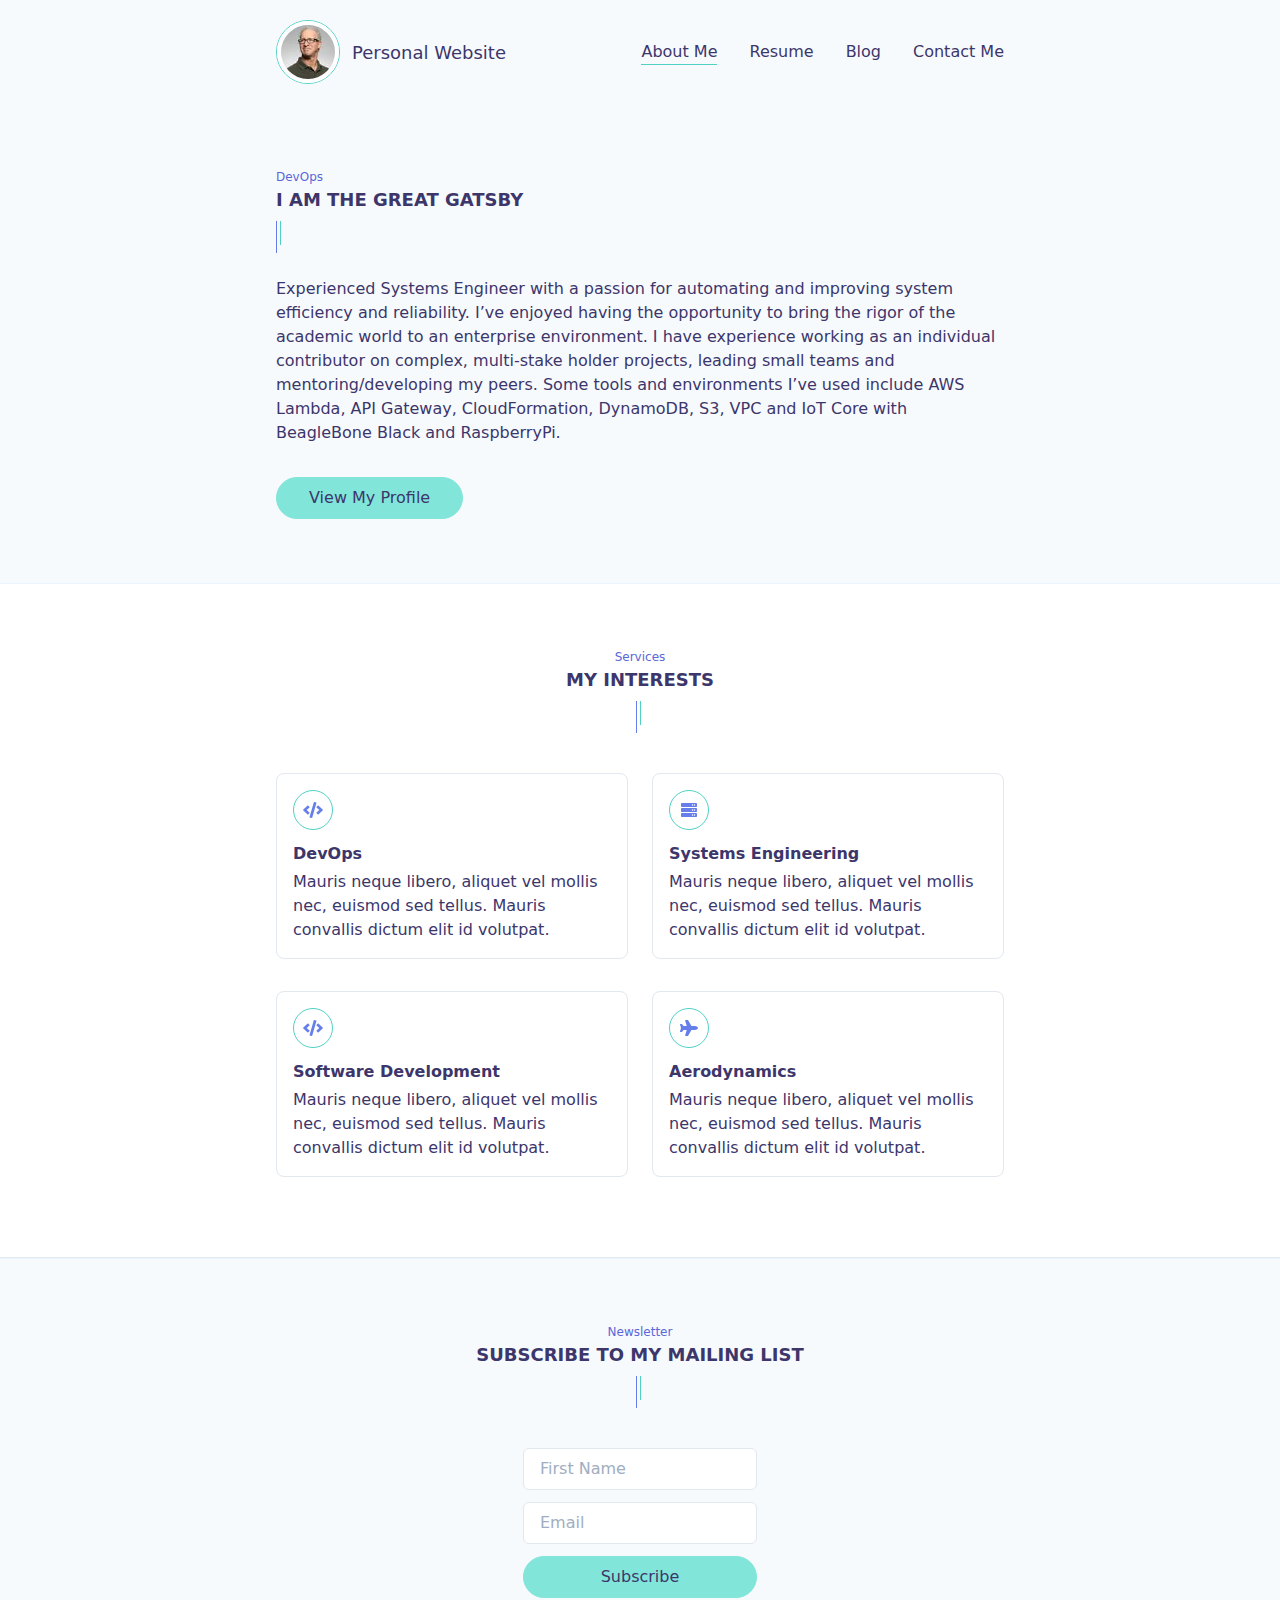
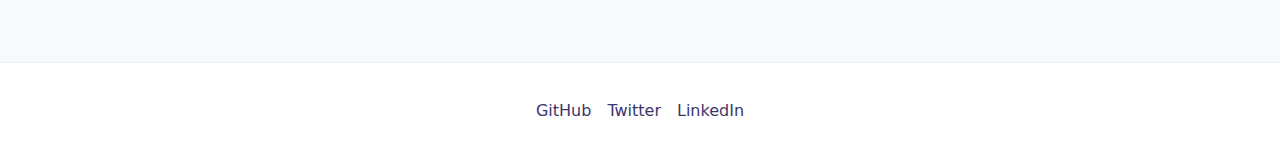
<file: index.html>
<!DOCTYPE html><html lang="en"><head><meta charSet="utf-8"/><meta http-equiv="x-ua-compatible" content="ie=edge"/><meta name="viewport" content="width=device-width, initial-scale=1, shrink-to-fit=no"/><style data-href="/styles.7722eb0a10794545454a.css">/*! normalize.css v8.0.1 | MIT License | github.com/necolas/normalize.css */html{line-height:1.15;-webkit-text-size-adjust:100%}body{margin:0}main{display:block}h1{font-size:2em;margin:.67em 0}hr{box-sizing:content-box;height:0;overflow:visible}pre{font-family:monospace,monospace;font-size:1em}a{background-color:transparent}abbr[title]{border-bottom:none;text-decoration:underline;-webkit-text-decoration:underline dotted;text-decoration:underline dotted}b,strong{font-weight:bolder}code,kbd,samp{font-family:monospace,monospace;font-size:1em}small{font-size:80%}sub,sup{font-size:75%;line-height:0;position:relative;vertical-align:baseline}sub{bottom:-.25em}sup{top:-.5em}img{border-style:none}button,input,optgroup,select,textarea{font-family:inherit;font-size:100%;line-height:1.15;margin:0}button,input{overflow:visible}button,select{text-transform:none}[type=button],[type=reset],[type=submit],button{-webkit-appearance:button}[type=button]::-moz-focus-inner,[type=reset]::-moz-focus-inner,[type=submit]::-moz-focus-inner,button::-moz-focus-inner{border-style:none;padding:0}[type=button]:-moz-focusring,[type=reset]:-moz-focusring,[type=submit]:-moz-focusring,button:-moz-focusring{outline:1px dotted ButtonText}fieldset{padding:.35em .75em .625em}legend{box-sizing:border-box;color:inherit;display:table;max-width:100%;padding:0;white-space:normal}progress{vertical-align:baseline}textarea{overflow:auto}[type=checkbox],[type=radio]{box-sizing:border-box;padding:0}[type=number]::-webkit-inner-spin-button,[type=number]::-webkit-outer-spin-button{height:auto}[type=search]{-webkit-appearance:textfield;outline-offset:-2px}[type=search]::-webkit-search-decoration{-webkit-appearance:none}::-webkit-file-upload-button{-webkit-appearance:button;font:inherit}details{display:block}summary{display:list-item}[hidden],template{display:none}blockquote,dd,dl,figure,h1,h2,h3,h4,h5,h6,hr,p,pre{margin:0}button{background-color:transparent;background-image:none;padding:0}button:focus{outline:1px dotted;outline:5px auto -webkit-focus-ring-color}fieldset,ol,ul{margin:0;padding:0}ol,ul{list-style:none}html{font-family:system-ui,-apple-system,BlinkMacSystemFont,Segoe UI,Roboto,Helvetica Neue,Arial,Noto Sans,sans-serif,Apple Color Emoji,Segoe UI Emoji,Segoe UI Symbol,Noto Color Emoji;line-height:1.5}*,:after,:before{box-sizing:border-box;border:0 solid #e2e8f0}hr{border-top-width:1px}img{border-style:solid}textarea{resize:vertical}input::-moz-placeholder,textarea::-moz-placeholder{color:#a0aec0}input:-ms-input-placeholder,textarea:-ms-input-placeholder{color:#a0aec0}input::-ms-input-placeholder,textarea::-ms-input-placeholder{color:#a0aec0}input::placeholder,textarea::placeholder{color:#a0aec0}[role=button],button{cursor:pointer}table{border-collapse:collapse}h1,h2,h3,h4,h5,h6{font-size:inherit;font-weight:inherit}a{color:inherit;text-decoration:inherit}button,input,optgroup,select,textarea{padding:0;line-height:inherit;color:inherit}code,kbd,pre,samp{font-family:Menlo,Monaco,Consolas,Liberation Mono,Courier New,monospace}audio,canvas,embed,iframe,img,object,svg,video{display:block;vertical-align:middle}img,video{max-width:100%;height:auto}.container{width:100%}@media (min-width:640px){.container{max-width:640px}}@media (min-width:768px){.container{max-width:768px}}@media (min-width:1024px){.container{max-width:1024px}}@media (min-width:1280px){.container{max-width:1280px}}.appearance-none{-webkit-appearance:none;-moz-appearance:none;appearance:none}.bg-white{--bg-opacity:1;background-color:#fff;background-color:rgba(255,255,255,var(--bg-opacity))}.bg-gray-100{--bg-opacity:1;background-color:#f7fafc;background-color:rgba(247,250,252,var(--bg-opacity))}.bg-gray-300{--bg-opacity:1;background-color:#e2e8f0;background-color:rgba(226,232,240,var(--bg-opacity))}.bg-teal-300{--bg-opacity:1;background-color:#81e6d9;background-color:rgba(129,230,217,var(--bg-opacity))}.bg-teal-400{--bg-opacity:1;background-color:#4fd1c5;background-color:rgba(79,209,197,var(--bg-opacity))}.bg-indigo-100{--bg-opacity:1;background-color:#ebf4ff;background-color:rgba(235,244,255,var(--bg-opacity))}.bg-indigo-500{--bg-opacity:1;background-color:#667eea;background-color:rgba(102,126,234,var(--bg-opacity))}.border-transparent{border-color:transparent}.border-white{--border-opacity:1;border-color:#fff;border-color:rgba(255,255,255,var(--border-opacity))}.border-gray-200{--border-opacity:1;border-color:#edf2f7;border-color:rgba(237,242,247,var(--border-opacity))}.border-gray-300{--border-opacity:1;border-color:#e2e8f0;border-color:rgba(226,232,240,var(--border-opacity))}.border-teal-300{--border-opacity:1;border-color:#81e6d9;border-color:rgba(129,230,217,var(--border-opacity))}.border-teal-400{--border-opacity:1;border-color:#4fd1c5;border-color:rgba(79,209,197,var(--border-opacity))}.border-indigo-100{--border-opacity:1;border-color:#ebf4ff;border-color:rgba(235,244,255,var(--border-opacity))}.border-indigo-200{--border-opacity:1;border-color:#c3dafe;border-color:rgba(195,218,254,var(--border-opacity))}.rounded{border-radius:.25rem}.rounded-md{border-radius:.375rem}.rounded-lg{border-radius:.5rem}.rounded-full{border-radius:9999px}.border-4{border-width:4px}.border{border-width:1px}.border-t{border-top-width:1px}.border-b{border-bottom-width:1px}.border-l{border-left-width:1px}.cursor-pointer{cursor:pointer}.block{display:block}.inline-block{display:inline-block}.flex{display:flex}.hidden{display:none}.flex-col{flex-direction:column}.flex-wrap{flex-wrap:wrap}.items-end{align-items:flex-end}.items-center{align-items:center}.justify-center{justify-content:center}.justify-between{justify-content:space-between}.order-last{order:9999}.font-semibold{font-weight:600}.font-bold{font-weight:700}.h-2{height:.5rem}.h-3{height:.75rem}.h-5{height:1.25rem}.h-6{height:1.5rem}.h-8{height:2rem}.h-10{height:2.5rem}.h-16{height:4rem}.h-px{height:1px}.h-full{height:100%}.text-xs{font-size:.75rem}.text-lg{font-size:1.125rem}.leading-normal{line-height:1.5}.m-0{margin:0}.mx-2{margin-left:.5rem;margin-right:.5rem}.mx-3{margin-left:.75rem;margin-right:.75rem}.my-4{margin-top:1rem;margin-bottom:1rem}.mx-auto{margin-left:auto;margin-right:auto}.-mx-3{margin-left:-.75rem;margin-right:-.75rem}.ml-0{margin-left:0}.mt-1{margin-top:.25rem}.mb-1{margin-bottom:.25rem}.ml-1{margin-left:.25rem}.mr-2{margin-right:.5rem}.mb-2{margin-bottom:.5rem}.mt-3{margin-top:.75rem}.mr-3{margin-right:.75rem}.mb-3{margin-bottom:.75rem}.mt-4{margin-top:1rem}.mb-4{margin-bottom:1rem}.mb-6{margin-bottom:1.5rem}.mb-8{margin-bottom:2rem}.mt-10{margin-top:2.5rem}.mb-10{margin-bottom:2.5rem}.mt-auto{margin-top:auto}.mr-auto{margin-right:auto}.-mt-2{margin-top:-.5rem}.-mt-px{margin-top:-1px}.-mb-px{margin-bottom:-1px}.max-w-screen-sm{max-width:640px}.max-w-screen-md{max-width:768px}.min-h-screen{min-height:100vh}.opacity-0{opacity:0}.focus\:outline-none:focus{outline:0}.overflow-hidden{overflow:hidden}.p-3{padding:.75rem}.p-4{padding:1rem}.p-5{padding:1.25rem}.px-0{padding-left:0;padding-right:0}.py-1{padding-top:.25rem;padding-bottom:.25rem}.py-2{padding-top:.5rem;padding-bottom:.5rem}.px-2{padding-left:.5rem;padding-right:.5rem}.py-4{padding-top:1rem;padding-bottom:1rem}.px-4{padding-left:1rem;padding-right:1rem}.py-8{padding-top:2rem;padding-bottom:2rem}.px-8{padding-left:2rem;padding-right:2rem}.pb-0{padding-bottom:0}.pt-2{padding-top:.5rem}.absolute{position:absolute}.relative{position:relative}.left-0{left:0}.focus\:shadow-outline:focus{box-shadow:0 0 0 3px rgba(66,153,225,.5)}.text-left{text-align:left}.text-center{text-align:center}.text-indigo-500{--text-opacity:1;color:#667eea;color:rgba(102,126,234,var(--text-opacity))}.text-indigo-600{--text-opacity:1;color:#5a67d8;color:rgba(90,103,216,var(--text-opacity))}.text-indigo-900{--text-opacity:1;color:#3c366b;color:rgba(60,54,107,var(--text-opacity))}.hover\:text-indigo-600:hover{--text-opacity:1;color:#5a67d8;color:rgba(90,103,216,var(--text-opacity))}.hover\:text-indigo-700:hover{--text-opacity:1;color:#4c51bf;color:rgba(76,81,191,var(--text-opacity))}.hover\:text-indigo-900:hover{--text-opacity:1;color:#3c366b;color:rgba(60,54,107,var(--text-opacity))}.uppercase{text-transform:uppercase}.visible{visibility:visible}.invisible{visibility:hidden}.w-2{width:.5rem}.w-3{width:.75rem}.w-6{width:1.5rem}.w-8{width:2rem}.w-10{width:2.5rem}.w-16{width:4rem}.w-px{width:1px}.w-full{width:100%}.transform{--transform-translate-x:0;--transform-translate-y:0;--transform-rotate:0;--transform-skew-x:0;--transform-skew-y:0;--transform-scale-x:1;--transform-scale-y:1;transform:translateX(var(--transform-translate-x)) translateY(var(--transform-translate-y)) rotate(var(--transform-rotate)) skewX(var(--transform-skew-x)) skewY(var(--transform-skew-y)) scaleX(var(--transform-scale-x)) scaleY(var(--transform-scale-y))}.transition{transition-property:background-color,border-color,color,fill,stroke,opacity,box-shadow,transform}@media (min-width:640px){.sm\:flex{display:flex}.sm\:hidden{display:none}.sm\:flex-row{flex-direction:row}.sm\:order-none{order:0}.sm\:my-0{margin-bottom:0}.sm\:mt-0,.sm\:my-0{margin-top:0}.sm\:ml-8{margin-left:2rem}.sm\:py-16{padding-top:4rem;padding-bottom:4rem}.sm\:px-16{padding-left:4rem;padding-right:4rem}.sm\:w-auto{width:auto}.sm\:w-1\/2{width:50%}.sm\:w-1\/3{width:33.333333%}.sm\:w-2\/3{width:66.666667%}}</style><meta name="generator" content="Gatsby 2.24.2"/><title data-react-helmet="true">About Me | Personal Website</title><meta data-react-helmet="true" name="description" content="Personal Website based on Gatsby Markdown Personal Website Starter,."/><meta data-react-helmet="true" property="og:title" content="About Me"/><meta data-react-helmet="true" property="og:description" content="Personal Website based on Gatsby Markdown Personal Website Starter,."/><meta data-react-helmet="true" property="og:type" content="website"/><meta data-react-helmet="true" name="twitter:card" content="summary"/><meta data-react-helmet="true" name="twitter:creator" content="unoah"/><meta data-react-helmet="true" name="twitter:title" content="About Me"/><meta data-react-helmet="true" name="twitter:description" content="Personal Website based on Gatsby Markdown Personal Website Starter,."/><link rel="icon" href="/favicon-32x32.png?v=4a9773549091c227cd2eb82ccd9c5e3a"/><link rel="manifest" href="/manifest.webmanifest"/><meta name="theme-color" content="#81e6d9"/><link rel="apple-touch-icon" sizes="48x48" href="/icons/icon-48x48.png?v=4a9773549091c227cd2eb82ccd9c5e3a"/><link rel="apple-touch-icon" sizes="72x72" href="/icons/icon-72x72.png?v=4a9773549091c227cd2eb82ccd9c5e3a"/><link rel="apple-touch-icon" sizes="96x96" href="/icons/icon-96x96.png?v=4a9773549091c227cd2eb82ccd9c5e3a"/><link rel="apple-touch-icon" sizes="144x144" href="/icons/icon-144x144.png?v=4a9773549091c227cd2eb82ccd9c5e3a"/><link rel="apple-touch-icon" sizes="192x192" href="/icons/icon-192x192.png?v=4a9773549091c227cd2eb82ccd9c5e3a"/><link rel="apple-touch-icon" sizes="256x256" href="/icons/icon-256x256.png?v=4a9773549091c227cd2eb82ccd9c5e3a"/><link rel="apple-touch-icon" sizes="384x384" href="/icons/icon-384x384.png?v=4a9773549091c227cd2eb82ccd9c5e3a"/><link rel="apple-touch-icon" sizes="512x512" href="/icons/icon-512x512.png?v=4a9773549091c227cd2eb82ccd9c5e3a"/><style data-styled="" data-styled-version="5.1.1">.iEMlAB{-webkit-flex-direction:column;-ms-flex-direction:column;flex-direction:column;width:100%;-webkit-order:9999;-ms-flex-order:9999;order:9999;margin-top:1rem;margin-bottom:1rem;display:none;}/*!sc*/
@media (min-width:640px){.iEMlAB{display:-webkit-box;display:-webkit-flex;display:-ms-flexbox;display:flex;-webkit-flex-direction:row;-ms-flex-direction:row;flex-direction:row;width:auto;-webkit-order:0;-ms-flex-order:0;order:0;margin-top:0;margin-bottom:0;}}/*!sc*/
data-styled.g1[id="styles__MainNav-tfvd6b-0"]{content:"iEMlAB,"}/*!sc*/
.jEzooR{position:relative;color:#3c366b;border-bottom-width:1px;border-color:transparent;margin-left:0;margin-top:0.75rem;width:-webkit-max-content;width:-moz-max-content;width:max-content;}/*!sc*/
.jEzooR:hover{color:#3c366b;}/*!sc*/
@media (min-width:640px){.jEzooR{margin-left:2rem;margin-top:0;}}/*!sc*/
.jEzooR.active{border-color:#4fd1c5;}/*!sc*/
.jEzooR:before{position:absolute;width:100%;background-color:#4fd1c5;height:1px;left:0;visibility:hidden;content:'';bottom:-1px;-webkit-transform:scaleX(0);-ms-transform:scaleX(0);transform:scaleX(0);-webkit-transition:0.2s;transition:0.2s;}/*!sc*/
.jEzooR:hover:before{visibility:visible;-webkit-transform:scaleX(1);-ms-transform:scaleX(1);transform:scaleX(1);}/*!sc*/
data-styled.g2[id="styles__MainNavItem-tfvd6b-1"]{content:"jEzooR,"}/*!sc*/
.ffocJk{display:-webkit-box;display:-webkit-flex;display:-ms-flexbox;display:flex;-webkit-flex-direction:column;-ms-flex-direction:column;flex-direction:column;-webkit-align-items:flex-end;-webkit-box-align:flex-end;-ms-flex-align:flex-end;align-items:flex-end;-webkit-box-pack:center;-webkit-justify-content:center;-ms-flex-pack:center;justify-content:center;cursor:pointer;width:1.5rem;height:1.25rem;outline:none !important;}/*!sc*/
@media (min-width:640px){.ffocJk{display:none;}}/*!sc*/
.ffocJk span{background-color:#667eea;display:inline-block;width:1.5rem;height:1px;-webkit-transition:0.2s;transition:0.2s;}/*!sc*/
.ffocJk span:first-child{margin-bottom:0.25rem;-webkit-transform:none;-ms-transform:none;transform:none;}/*!sc*/
.ffocJk span:last-child{margin-top:0.25rem;-webkit-transform:none;-ms-transform:none;transform:none;}/*!sc*/
.ffocJk span:nth-child(2){background-color:#4fd1c5;display:inline-block;width:2rem;height:1px;opacity:undefined;-webkit-transform:none;-ms-transform:none;transform:none;}/*!sc*/
data-styled.g3[id="styles__ToogleMainNav-tfvd6b-2"]{content:"ffocJk,"}/*!sc*/
.eEQKDB{display:-webkit-box;display:-webkit-flex;display:-ms-flexbox;display:flex;-webkit-align-items:center;-webkit-box-align:center;-ms-flex-align:center;align-items:center;margin-right:auto;color:#3c366b;}/*!sc*/
.eEQKDB:hover{color:#3c366b;}/*!sc*/
data-styled.g4[id="styles__Logo-sc-1htb412-0"]{content:"eEQKDB,"}/*!sc*/
.QcwkG{font-size:1.125rem;}/*!sc*/
data-styled.g5[id="styles__Text-sc-1htb412-1"]{content:"QcwkG,"}/*!sc*/
.lbhmHD{width:4rem;height:4rem;margin-right:0.75rem;border-width:1px;border-color:#4fd1c5;border-radius:9999px;}/*!sc*/
.lbhmHD img{border-width:4px;border-color:#fff;border-radius:9999px;}/*!sc*/
data-styled.g6[id="styles__Image-sc-1htb412-2"]{content:"lbhmHD,"}/*!sc*/
.bUVlmo{display:-webkit-box;display:-webkit-flex;display:-ms-flexbox;display:flex;-webkit-flex-wrap:wrap;-ms-flex-wrap:wrap;flex-wrap:wrap;max-width:768px;width:100%;margin-left:auto;margin-right:auto;padding:1.25rem;padding-top:2rem;padding-bottom:2rem;}/*!sc*/
@media (min-width:640px){.bUVlmo{padding-top:4rem;padding-bottom:4rem;}}/*!sc*/
.dEbPzi{display:-webkit-box;display:-webkit-flex;display:-ms-flexbox;display:flex;-webkit-flex-wrap:wrap;-ms-flex-wrap:wrap;flex-wrap:wrap;max-width:768px;width:100%;margin-left:auto;margin-right:auto;padding:1.25rem;}/*!sc*/
data-styled.g7[id="styles__Container-sc-778ylr-0"]{content:"bUVlmo,dEbPzi,"}/*!sc*/
.BgBHt{background-color:#f7fafc;border-bottom-width:1px;border-color:#edf2f7;margin-bottom:-1px;}/*!sc*/
data-styled.g8[id="styles__Header-sc-1k6ah8y-0"]{content:"BgBHt,"}/*!sc*/
.fSgKtM{display:-webkit-box;display:-webkit-flex;display:-ms-flexbox;display:flex;-webkit-flex-wrap:wrap;-ms-flex-wrap:wrap;flex-wrap:wrap;max-width:768px;width:100%;margin-left:auto;margin-right:auto;padding:1.25rem;-webkit-align-items:center;-webkit-box-align:center;-ms-flex-align:center;align-items:center;}/*!sc*/
data-styled.g9[id="styles__Wrapper-sc-1k6ah8y-1"]{content:"fSgKtM,"}/*!sc*/
.lodfUL{border-top-width:1px;border-color:#edf2f7;padding-top:1rem;padding-bottom:1rem;}/*!sc*/
data-styled.g10[id="styles__Footer-sc-68em57-0"]{content:"lodfUL,"}/*!sc*/
.hqwYpU{display:-webkit-box;display:-webkit-flex;display:-ms-flexbox;display:flex;-webkit-align-items:center;-webkit-box-align:center;-ms-flex-align:center;align-items:center;-webkit-box-pack:center;-webkit-justify-content:center;-ms-flex-pack:center;justify-content:center;width:100%;}/*!sc*/
.hqwYpU a{color:#3c366b;margin-left:0.5rem;margin-right:0.5rem;}/*!sc*/
.hqwYpU a:hover{color:#5a67d8;}/*!sc*/
data-styled.g11[id="styles__Links-sc-68em57-1"]{content:"hqwYpU,"}/*!sc*/
.csqvgI{color:#3c366b;margin-left:0.5rem;margin-right:0.5rem;}/*!sc*/
.csqvgI:hover{color:#5a67d8;}/*!sc*/
data-styled.g12[id="styles__Link-sc-68em57-2"]{content:"csqvgI,"}/*!sc*/
.UhpyC{outline:none !important;padding-top:0.5rem;padding-bottom:0.5rem;padding-left:2rem;padding-right:2rem;border-radius:9999px;border-width:1px;border-color:#81e6d9;color:#3c366b;background-color:#81e6d9;}/*!sc*/
.iFmhox{outline:none !important;padding-top:0.5rem;padding-bottom:0.5rem;padding-left:2rem;padding-right:2rem;border-radius:9999px;border-width:1px;border-color:#81e6d9;color:#3c366b;background-color:#81e6d9;width:100%;}/*!sc*/
data-styled.g13[id="styles__Button-x9nkxn-0"]{content:"UhpyC,iFmhox,"}/*!sc*/
.coXmJC{display:-webkit-box;display:-webkit-flex;display:-ms-flexbox;display:flex;-webkit-flex-direction:column;-ms-flex-direction:column;flex-direction:column;width:100%;}/*!sc*/
data-styled.g14[id="styles__TitleSection-sc-1vgflre-0"]{content:"coXmJC,"}/*!sc*/
.gTbPQp{text-transform:uppercase;margin-bottom:1rem;font-size:1.125rem;font-weight:700;width:100%;text-align:left;}/*!sc*/
.cWXrXS{text-transform:uppercase;margin-bottom:1rem;font-size:1.125rem;font-weight:700;width:100%;text-align:left;text-align:center;}/*!sc*/
data-styled.g15[id="styles__Title-sc-1vgflre-1"]{content:"gTbPQp,cWXrXS,"}/*!sc*/
.hCFPyY{font-size:0.75rem;color:#5a67d8;width:100%;text-align:left;}/*!sc*/
.cSxChP{font-size:0.75rem;color:#5a67d8;width:100%;text-align:left;text-align:center;}/*!sc*/
data-styled.g16[id="styles__SubTitle-sc-1vgflre-2"]{content:"hCFPyY,cSxChP,"}/*!sc*/
.hQCtLf{position:relative;width:0.5rem;height:2rem;margin-bottom:1.5rem;margin-top:-0.5rem;}/*!sc*/
.hQCtLf:before{content:'';background-color:#667eea;height:100%;width:1px;position:absolute;left:0;}/*!sc*/
.hQCtLf:after{content:'';background-color:#4fd1c5;height:1.5rem;width:1px;position:absolute;margin-left:0.25rem;}/*!sc*/
.dKbiNw{position:relative;width:0.5rem;height:2rem;margin-bottom:1.5rem;margin-top:-0.5rem;margin-left:auto;margin-right:auto;}/*!sc*/
.dKbiNw:before{content:'';background-color:#667eea;height:100%;width:1px;position:absolute;left:0;}/*!sc*/
.dKbiNw:after{content:'';background-color:#4fd1c5;height:1.5rem;width:1px;position:absolute;margin-left:0.25rem;}/*!sc*/
data-styled.g17[id="styles__Separator-sc-1vgflre-3"]{content:"hQCtLf,dKbiNw,"}/*!sc*/
.khAnmw{background-color:#f7fafc;border-top-width:1px;border-color:#ebf4ff;margin-top:auto;}/*!sc*/
data-styled.g18[id="styles__Newsletter-it3ogp-0"]{content:"khAnmw,"}/*!sc*/
.elEdXm{display:-webkit-box;display:-webkit-flex;display:-ms-flexbox;display:flex;-webkit-flex-direction:column;-ms-flex-direction:column;flex-direction:column;-webkit-align-items:center;-webkit-box-align:center;-ms-flex-align:center;align-items:center;-webkit-box-pack:center;-webkit-justify-content:center;-ms-flex-pack:center;justify-content:center;margin-left:auto;margin-right:auto;margin-top:1rem;}/*!sc*/
data-styled.g19[id="styles__Form-it3ogp-1"]{content:"elEdXm,"}/*!sc*/
.IihBN{background-color:#fff;border-width:1px;border-color:#e2e8f0;border-radius:0.375rem;padding-top:0.5rem;padding-bottom:0.5rem;padding-left:1rem;padding-right:1rem;display:block;width:100%;-webkit-appearance:none;-moz-appearance:none;appearance:none;line-height:1.5;margin-bottom:0.75rem;}/*!sc*/
.IihBN:focus{outline:0;box-shadow:0 0 0 3px rgba(66,153,225,0.5);}/*!sc*/
data-styled.g20[id="styles__Input-it3ogp-2"]{content:"IihBN,"}/*!sc*/
.dTkoeq{display:-webkit-box;display:-webkit-flex;display:-ms-flexbox;display:flex;-webkit-flex-direction:column;-ms-flex-direction:column;flex-direction:column;min-height:100vh;}/*!sc*/
data-styled.g21[id="styles__Layout-sc-186sluc-0"]{content:"dTkoeq,"}/*!sc*/
.hdNBYB{display:-webkit-box;display:-webkit-flex;display:-ms-flexbox;display:flex;-webkit-flex-direction:column;-ms-flex-direction:column;flex-direction:column;margin-top:1rem;margin-bottom:1rem;margin-left:0.75rem;margin-right:0.75rem;padding:1rem;background-color:#fff;border-radius:0.5rem;border-width:1px;border-color:#e2e8f0;}/*!sc*/
data-styled.g32[id="styles__InfoBlock-sc-150s2fh-0"]{content:"hdNBYB,"}/*!sc*/
.gtGCSn{display:-webkit-box;display:-webkit-flex;display:-ms-flexbox;display:flex;-webkit-align-items:center;-webkit-box-align:center;-ms-flex-align:center;align-items:center;-webkit-box-pack:center;-webkit-justify-content:center;-ms-flex-pack:center;justify-content:center;width:2.5rem;height:2.5rem;color:#667eea;border-width:1px;border-color:#4fd1c5;border-radius:9999px;margin-bottom:0.5rem;}/*!sc*/
data-styled.g33[id="styles__Icon-sc-150s2fh-1"]{content:"gtGCSn,"}/*!sc*/
.eJrkoC{margin-top:0.25rem;font-weight:600;}/*!sc*/
data-styled.g35[id="styles__Title-sc-150s2fh-3"]{content:"eJrkoC,"}/*!sc*/
.bPQXGQ{margin-top:0.25rem;}/*!sc*/
data-styled.g36[id="styles__Content-sc-150s2fh-4"]{content:"bPQXGQ,"}/*!sc*/
.ccnGgC{background-color:#f7fafc;border-bottom-width:1px;border-color:#ebf4ff;}/*!sc*/
data-styled.g38[id="styles__Banner-y1xgrt-0"]{content:"ccnGgC,"}/*!sc*/
.btHSfe{margin-bottom:2rem;}/*!sc*/
data-styled.g39[id="styles__Content-y1xgrt-1"]{content:"btHSfe,"}/*!sc*/
.bYBJCb{display:-webkit-box;display:-webkit-flex;display:-ms-flexbox;display:flex;-webkit-flex-wrap:wrap;-ms-flex-wrap:wrap;flex-wrap:wrap;margin-left:-0.75rem;margin-right:-0.75rem;}/*!sc*/
data-styled.g40[id="styles__Services-sc-1ks85wp-0"]{content:"bYBJCb,"}/*!sc*/
.duiGMo{width:100%;}/*!sc*/
@media (min-width:640px){.duiGMo{width:50%;}}/*!sc*/
data-styled.g41[id="styles__ServiceItem-sc-1ks85wp-1"]{content:"duiGMo,"}/*!sc*/
body{margin:0;color:#3c366b;background-color:#fff;}/*!sc*/
a{color:#5a67d8;}/*!sc*/
a:hover{color:#4c51bf;}/*!sc*/
p + p{margin-top:0.75rem;}/*!sc*/
data-styled.g60[id="sc-global-SVgEa1"]{content:"sc-global-SVgEa1,"}/*!sc*/
</style><link as="script" rel="preload" href="/webpack-runtime-f6971728cc2917777eed.js"/><link as="script" rel="preload" href="/framework-a38040c4749cf445737f.js"/><link as="script" rel="preload" href="/app-f325c2c287f18fd73f08.js"/><link as="script" rel="preload" href="/styles-2d82ac8e3afc0c213061.js"/><link as="script" rel="preload" href="/05d954cf-0224e19418a94d1b6294.js"/><link as="script" rel="preload" href="/cb1608f2-a06c034d4d3a7ee565a2.js"/><link as="script" rel="preload" href="/a9a7754c-43a8b11efd11b6f0dcc5.js"/><link as="script" rel="preload" href="/606b7654f45e02505c5c661d254f81830592203a-cbcab81d681049f722f7.js"/><link as="script" rel="preload" href="/bd73a8745c80610a3eb2227d6d47e80b775bdada-1ebda805e073fe7fdf95.js"/><link as="script" rel="preload" href="/component---src-pages-index-tsx-6fc3f66a190bde589f41.js"/><link as="fetch" rel="preload" href="/page-data/index/page-data.json" crossorigin="anonymous"/><link as="fetch" rel="preload" href="/page-data/app-data.json" crossorigin="anonymous"/></head><body><div id="___gatsby"><div style="outline:none" tabindex="-1" id="gatsby-focus-wrapper"><main class="styles__Layout-sc-186sluc-0 dTkoeq"><header class="styles__Header-sc-1k6ah8y-0 BgBHt"><div class="styles__Container-sc-778ylr-0 styles__Wrapper-sc-1k6ah8y-1 fSgKtM"><a aria-current="page" class="styles__Logo-sc-1htb412-0 eEQKDB" href="/"><figure class="styles__Image-sc-1htb412-2 lbhmHD"><div class=" gatsby-image-wrapper" style="position:relative;overflow:hidden"><div aria-hidden="true" style="width:100%;padding-bottom:100%"></div><img aria-hidden="true" src="[data-uri]" alt="Personal Website" style="position:absolute;top:0;left:0;width:100%;height:100%;object-fit:cover;object-position:center;opacity:1;transition-delay:500ms"/><noscript><picture><source srcset="/static/8197c5dd88f727e615977a0e3c1de22c/a0bab/profile.jpg 20w,
/static/8197c5dd88f727e615977a0e3c1de22c/b13df/profile.jpg 40w,
/static/8197c5dd88f727e615977a0e3c1de22c/4e333/profile.jpg 80w,
/static/8197c5dd88f727e615977a0e3c1de22c/b2712/profile.jpg 120w,
/static/8197c5dd88f727e615977a0e3c1de22c/e75b5/profile.jpg 160w,
/static/8197c5dd88f727e615977a0e3c1de22c/14b42/profile.jpg 800w" sizes="(max-width: 80px) 100vw, 80px" /><img loading="lazy" sizes="(max-width: 80px) 100vw, 80px" srcset="/static/8197c5dd88f727e615977a0e3c1de22c/a0bab/profile.jpg 20w,
/static/8197c5dd88f727e615977a0e3c1de22c/b13df/profile.jpg 40w,
/static/8197c5dd88f727e615977a0e3c1de22c/4e333/profile.jpg 80w,
/static/8197c5dd88f727e615977a0e3c1de22c/b2712/profile.jpg 120w,
/static/8197c5dd88f727e615977a0e3c1de22c/e75b5/profile.jpg 160w,
/static/8197c5dd88f727e615977a0e3c1de22c/14b42/profile.jpg 800w" src="/static/8197c5dd88f727e615977a0e3c1de22c/4e333/profile.jpg" alt="Personal Website" style="position:absolute;top:0;left:0;opacity:1;width:100%;height:100%;object-fit:cover;object-position:center"/></picture></noscript></div></figure><h1 class="styles__Text-sc-1htb412-1 QcwkG">Personal Website</h1></a><nav class="styles__MainNav-tfvd6b-0 iEMlAB"><a aria-current="page" whileTap="[object Object]" class="styles__MainNavItem-tfvd6b-1 jEzooR active" href="/">About Me</a><a whileTap="[object Object]" class="styles__MainNavItem-tfvd6b-1 jEzooR" href="/resume/">Resume</a><a whileTap="[object Object]" class="styles__MainNavItem-tfvd6b-1 jEzooR" href="/blog/">Blog</a><a whileTap="[object Object]" class="styles__MainNavItem-tfvd6b-1 jEzooR" href="/contact/">Contact Me</a></nav><button class="styles__ToogleMainNav-tfvd6b-2 ffocJk"><span></span><span></span><span></span></button></div></header><div style="opacity:0;transform:translateY(30px) translateZ(0)"><section class="styles__Banner-y1xgrt-0 ccnGgC"><div class="styles__Container-sc-778ylr-0 bUVlmo"><div class="styles__TitleSection-sc-1vgflre-0 coXmJC"><h4 class="styles__SubTitle-sc-1vgflre-2 hCFPyY">DevOps</h4><h2 class="styles__Title-sc-1vgflre-1 gTbPQp">I am the Great Gatsby</h2><h2 class="styles__Separator-sc-1vgflre-3 hQCtLf"></h2></div><p class="styles__Content-y1xgrt-1 btHSfe">Experienced Systems Engineer with a passion for automating and improving system efficiency and reliability. I’ve enjoyed having the opportunity to bring the rigor of the academic world to an enterprise environment. I have experience working as an individual contributor on complex, multi-stake holder projects, leading small teams and mentoring/developing my peers. Some tools and environments I’ve used include AWS Lambda, API Gateway, CloudFormation, DynamoDB, S3, VPC and IoT Core with BeagleBone Black and RaspberryPi.</p><a href="/resume/"><button class="styles__Button-x9nkxn-0 UhpyC">View My Profile</button></a></div></section><div class="styles__Container-sc-778ylr-0 bUVlmo"><div class="styles__TitleSection-sc-1vgflre-0 coXmJC"><h4 class="styles__SubTitle-sc-1vgflre-2 cSxChP">Services</h4><h2 class="styles__Title-sc-1vgflre-1 cWXrXS">My Interests</h2><h2 class="styles__Separator-sc-1vgflre-3 dKbiNw"></h2></div><div class="styles__Services-sc-1ks85wp-0 bYBJCb"><div class="styles__ServiceItem-sc-1ks85wp-1 duiGMo"><div class="styles__InfoBlock-sc-150s2fh-0 hdNBYB"><span class="styles__Icon-sc-150s2fh-1 gtGCSn"><svg aria-hidden="true" focusable="false" data-prefix="fas" data-icon="code" class="svg-inline--fa fa-code fa-w-20 " role="img" xmlns="http://www.w3.org/2000/svg" viewBox="0 0 640 512"><path fill="currentColor" d="M278.9 511.5l-61-17.7c-6.4-1.8-10-8.5-8.2-14.9L346.2 8.7c1.8-6.4 8.5-10 14.9-8.2l61 17.7c6.4 1.8 10 8.5 8.2 14.9L293.8 503.3c-1.9 6.4-8.5 10.1-14.9 8.2zm-114-112.2l43.5-46.4c4.6-4.9 4.3-12.7-.8-17.2L117 256l90.6-79.7c5.1-4.5 5.5-12.3.8-17.2l-43.5-46.4c-4.5-4.8-12.1-5.1-17-.5L3.8 247.2c-5.1 4.7-5.1 12.8 0 17.5l144.1 135.1c4.9 4.6 12.5 4.4 17-.5zm327.2.6l144.1-135.1c5.1-4.7 5.1-12.8 0-17.5L492.1 112.1c-4.8-4.5-12.4-4.3-17 .5L431.6 159c-4.6 4.9-4.3 12.7.8 17.2L523 256l-90.6 79.7c-5.1 4.5-5.5 12.3-.8 17.2l43.5 46.4c4.5 4.9 12.1 5.1 17 .6z"></path></svg></span><div class="styles__Wrapper-sc-150s2fh-2 gyKzag"><h3 class="styles__Title-sc-150s2fh-3 eJrkoC">DevOps</h3><p class="styles__Content-sc-150s2fh-4 bPQXGQ">Mauris neque libero, aliquet vel mollis nec, euismod sed tellus. Mauris convallis dictum elit id volutpat.</p></div></div></div><div class="styles__ServiceItem-sc-1ks85wp-1 duiGMo"><div class="styles__InfoBlock-sc-150s2fh-0 hdNBYB"><span class="styles__Icon-sc-150s2fh-1 gtGCSn"><svg aria-hidden="true" focusable="false" data-prefix="fas" data-icon="server" class="svg-inline--fa fa-server fa-w-16 " role="img" xmlns="http://www.w3.org/2000/svg" viewBox="0 0 512 512"><path fill="currentColor" d="M480 160H32c-17.673 0-32-14.327-32-32V64c0-17.673 14.327-32 32-32h448c17.673 0 32 14.327 32 32v64c0 17.673-14.327 32-32 32zm-48-88c-13.255 0-24 10.745-24 24s10.745 24 24 24 24-10.745 24-24-10.745-24-24-24zm-64 0c-13.255 0-24 10.745-24 24s10.745 24 24 24 24-10.745 24-24-10.745-24-24-24zm112 248H32c-17.673 0-32-14.327-32-32v-64c0-17.673 14.327-32 32-32h448c17.673 0 32 14.327 32 32v64c0 17.673-14.327 32-32 32zm-48-88c-13.255 0-24 10.745-24 24s10.745 24 24 24 24-10.745 24-24-10.745-24-24-24zm-64 0c-13.255 0-24 10.745-24 24s10.745 24 24 24 24-10.745 24-24-10.745-24-24-24zm112 248H32c-17.673 0-32-14.327-32-32v-64c0-17.673 14.327-32 32-32h448c17.673 0 32 14.327 32 32v64c0 17.673-14.327 32-32 32zm-48-88c-13.255 0-24 10.745-24 24s10.745 24 24 24 24-10.745 24-24-10.745-24-24-24zm-64 0c-13.255 0-24 10.745-24 24s10.745 24 24 24 24-10.745 24-24-10.745-24-24-24z"></path></svg></span><div class="styles__Wrapper-sc-150s2fh-2 gyKzag"><h3 class="styles__Title-sc-150s2fh-3 eJrkoC">Systems Engineering</h3><p class="styles__Content-sc-150s2fh-4 bPQXGQ">Mauris neque libero, aliquet vel mollis nec, euismod sed tellus. Mauris convallis dictum elit id volutpat.</p></div></div></div><div class="styles__ServiceItem-sc-1ks85wp-1 duiGMo"><div class="styles__InfoBlock-sc-150s2fh-0 hdNBYB"><span class="styles__Icon-sc-150s2fh-1 gtGCSn"><svg aria-hidden="true" focusable="false" data-prefix="fas" data-icon="code" class="svg-inline--fa fa-code fa-w-20 " role="img" xmlns="http://www.w3.org/2000/svg" viewBox="0 0 640 512"><path fill="currentColor" d="M278.9 511.5l-61-17.7c-6.4-1.8-10-8.5-8.2-14.9L346.2 8.7c1.8-6.4 8.5-10 14.9-8.2l61 17.7c6.4 1.8 10 8.5 8.2 14.9L293.8 503.3c-1.9 6.4-8.5 10.1-14.9 8.2zm-114-112.2l43.5-46.4c4.6-4.9 4.3-12.7-.8-17.2L117 256l90.6-79.7c5.1-4.5 5.5-12.3.8-17.2l-43.5-46.4c-4.5-4.8-12.1-5.1-17-.5L3.8 247.2c-5.1 4.7-5.1 12.8 0 17.5l144.1 135.1c4.9 4.6 12.5 4.4 17-.5zm327.2.6l144.1-135.1c5.1-4.7 5.1-12.8 0-17.5L492.1 112.1c-4.8-4.5-12.4-4.3-17 .5L431.6 159c-4.6 4.9-4.3 12.7.8 17.2L523 256l-90.6 79.7c-5.1 4.5-5.5 12.3-.8 17.2l43.5 46.4c4.5 4.9 12.1 5.1 17 .6z"></path></svg></span><div class="styles__Wrapper-sc-150s2fh-2 gyKzag"><h3 class="styles__Title-sc-150s2fh-3 eJrkoC">Software Development</h3><p class="styles__Content-sc-150s2fh-4 bPQXGQ">Mauris neque libero, aliquet vel mollis nec, euismod sed tellus. Mauris convallis dictum elit id volutpat.</p></div></div></div><div class="styles__ServiceItem-sc-1ks85wp-1 duiGMo"><div class="styles__InfoBlock-sc-150s2fh-0 hdNBYB"><span class="styles__Icon-sc-150s2fh-1 gtGCSn"><svg aria-hidden="true" focusable="false" data-prefix="fas" data-icon="plane" class="svg-inline--fa fa-plane fa-w-18 " role="img" xmlns="http://www.w3.org/2000/svg" viewBox="0 0 576 512"><path fill="currentColor" d="M480 192H365.71L260.61 8.06A16.014 16.014 0 0 0 246.71 0h-65.5c-10.63 0-18.3 10.17-15.38 20.39L214.86 192H112l-43.2-57.6c-3.02-4.03-7.77-6.4-12.8-6.4H16.01C5.6 128-2.04 137.78.49 147.88L32 256 .49 364.12C-2.04 374.22 5.6 384 16.01 384H56c5.04 0 9.78-2.37 12.8-6.4L112 320h102.86l-49.03 171.6c-2.92 10.22 4.75 20.4 15.38 20.4h65.5c5.74 0 11.04-3.08 13.89-8.06L365.71 320H480c35.35 0 96-28.65 96-64s-60.65-64-96-64z"></path></svg></span><div class="styles__Wrapper-sc-150s2fh-2 gyKzag"><h3 class="styles__Title-sc-150s2fh-3 eJrkoC">Aerodynamics</h3><p class="styles__Content-sc-150s2fh-4 bPQXGQ">Mauris neque libero, aliquet vel mollis nec, euismod sed tellus. Mauris convallis dictum elit id volutpat.</p></div></div></div></div></div><hr/><section class="styles__Newsletter-it3ogp-0 khAnmw"><div class="styles__Container-sc-778ylr-0 bUVlmo"><div class="styles__TitleSection-sc-1vgflre-0 coXmJC"><h4 class="styles__SubTitle-sc-1vgflre-2 cSxChP">Newsletter </h4><h2 class="styles__Title-sc-1vgflre-1 cWXrXS">Subscribe to my mailing list</h2><h2 class="styles__Separator-sc-1vgflre-3 dKbiNw"></h2></div><div class="styles__Form-it3ogp-1 elEdXm"><input type="text" placeholder="First Name" class="styles__Input-it3ogp-2 IihBN"/><input type="email" placeholder="Email" class="styles__Input-it3ogp-2 IihBN"/><button class="styles__Button-x9nkxn-0 iFmhox">Subscribe</button></div></div></section><footer class="styles__Footer-sc-68em57-0 lodfUL"><div class="styles__Container-sc-778ylr-0 dEbPzi"><div class="styles__Links-sc-68em57-1 hqwYpU"><a href="https://github.com/unoah" rel="noreferrer noopener" target="_blank" class="styles__Link-sc-68em57-2 csqvgI">GitHub</a><a href="https://twitter.com/" rel="noreferrer noopener" target="_blank" class="styles__Link-sc-68em57-2 csqvgI">Twitter</a><a href="https://www.linkedin.com/" rel="noreferrer noopener" target="_blank" class="styles__Link-sc-68em57-2 csqvgI">LinkedIn</a></div></div></footer></div></main></div><div id="gatsby-announcer" style="position:absolute;top:0;width:1px;height:1px;padding:0;overflow:hidden;clip:rect(0, 0, 0, 0);white-space:nowrap;border:0" aria-live="assertive" aria-atomic="true"></div></div><script id="gatsby-script-loader">/*<![CDATA[*/window.pagePath="/";/*]]>*/</script><script id="gatsby-chunk-mapping">/*<![CDATA[*/window.___chunkMapping={"polyfill":["/polyfill-7c59e5ef69ebf4d04312.js"],"app":["/app-f325c2c287f18fd73f08.js"],"component---cache-caches-gatsby-plugin-offline-app-shell-js":["/component---cache-caches-gatsby-plugin-offline-app-shell-js-4dfecd1f2d0e74648e38.js"],"component---src-pages-404-tsx":["/component---src-pages-404-tsx-bfb39d8368f48cc05ef2.js"],"component---src-pages-blog-tsx":["/component---src-pages-blog-tsx-b4974a90a34a9b7879c7.js"],"component---src-pages-contact-tsx":["/component---src-pages-contact-tsx-6d598b4825f28845cf1f.js"],"component---src-pages-index-tsx":["/component---src-pages-index-tsx-6fc3f66a190bde589f41.js"],"component---src-pages-resume-tsx":["/component---src-pages-resume-tsx-a5fb2535d65457c4ddd2.js"],"component---src-templates-blog-post-index-tsx":["/component---src-templates-blog-post-index-tsx-02a59cbf92a953fd9a2c.js"]};/*]]>*/</script><script src="/polyfill-7c59e5ef69ebf4d04312.js" nomodule=""></script><script src="/component---src-pages-index-tsx-6fc3f66a190bde589f41.js" async=""></script><script src="/bd73a8745c80610a3eb2227d6d47e80b775bdada-1ebda805e073fe7fdf95.js" async=""></script><script src="/606b7654f45e02505c5c661d254f81830592203a-cbcab81d681049f722f7.js" async=""></script><script src="/a9a7754c-43a8b11efd11b6f0dcc5.js" async=""></script><script src="/cb1608f2-a06c034d4d3a7ee565a2.js" async=""></script><script src="/05d954cf-0224e19418a94d1b6294.js" async=""></script><script src="/styles-2d82ac8e3afc0c213061.js" async=""></script><script src="/app-f325c2c287f18fd73f08.js" async=""></script><script src="/framework-a38040c4749cf445737f.js" async=""></script><script src="/webpack-runtime-f6971728cc2917777eed.js" async=""></script></body></html>
</file>
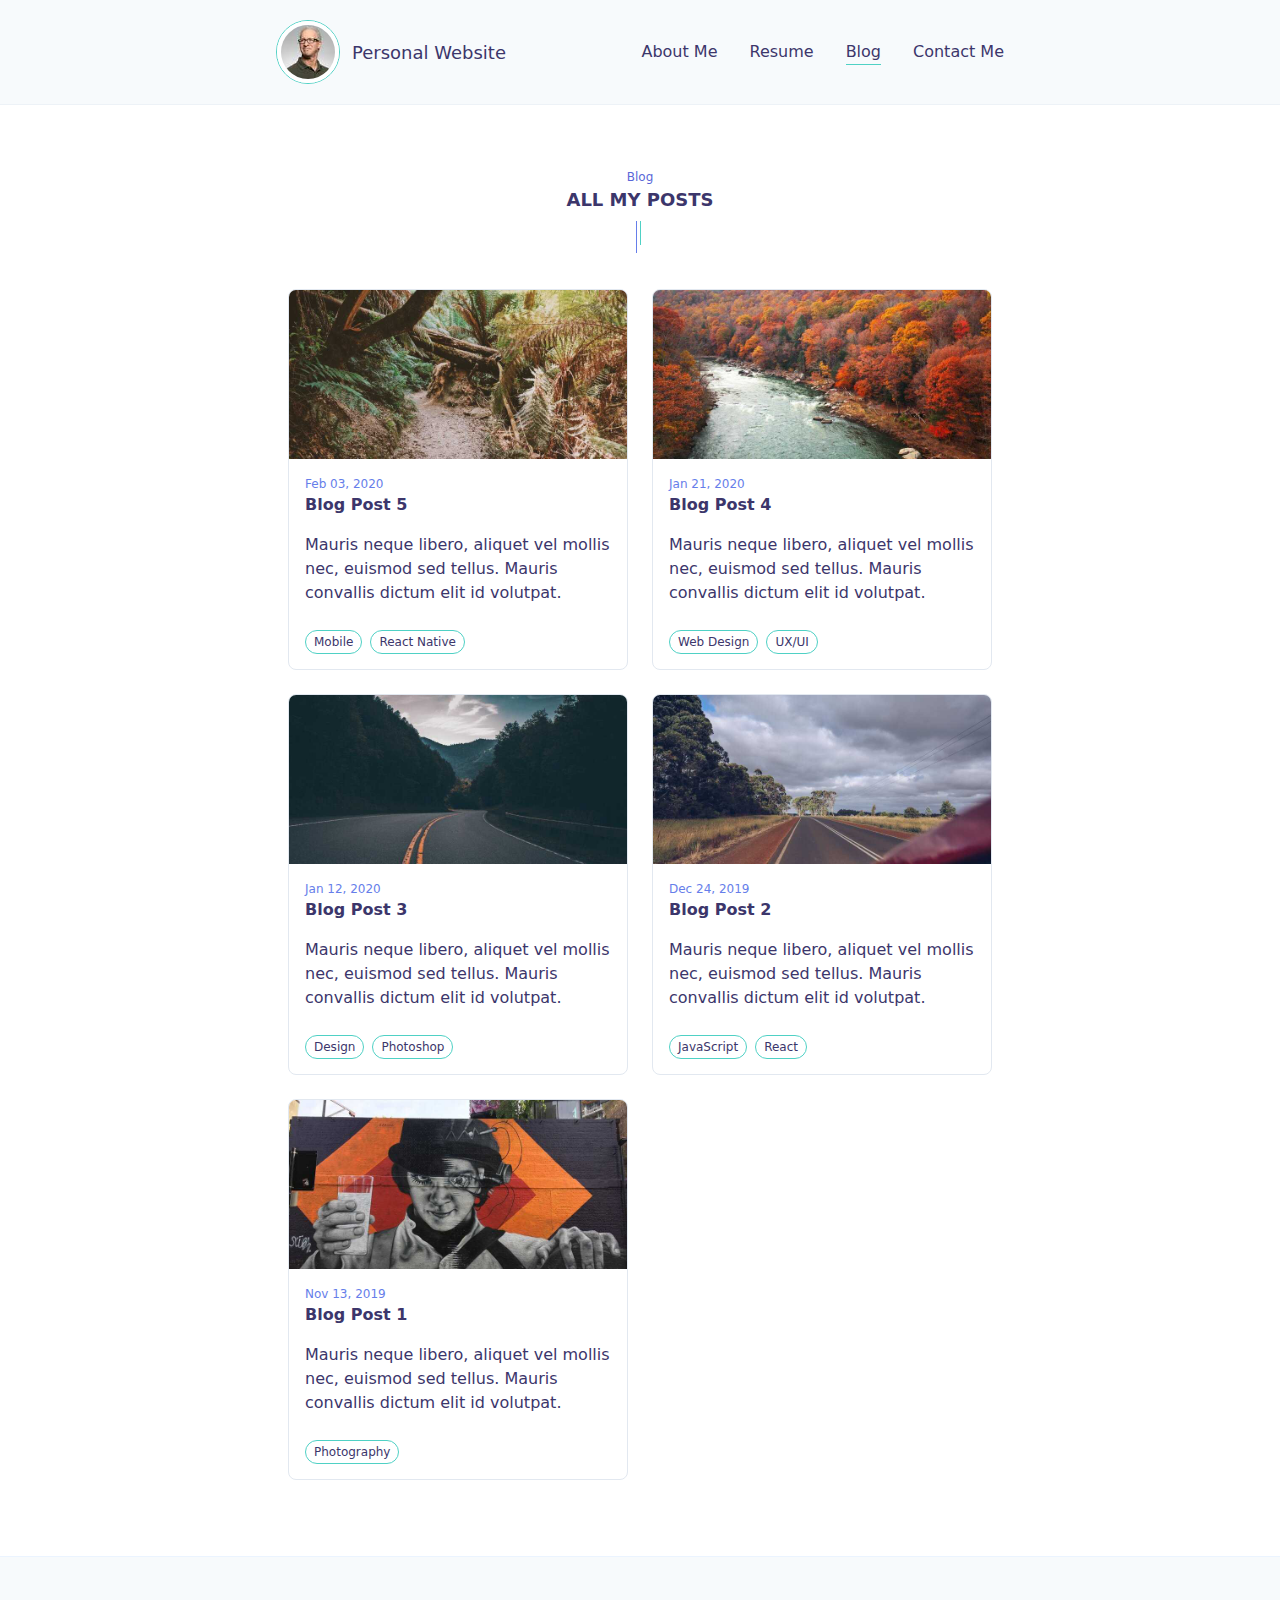
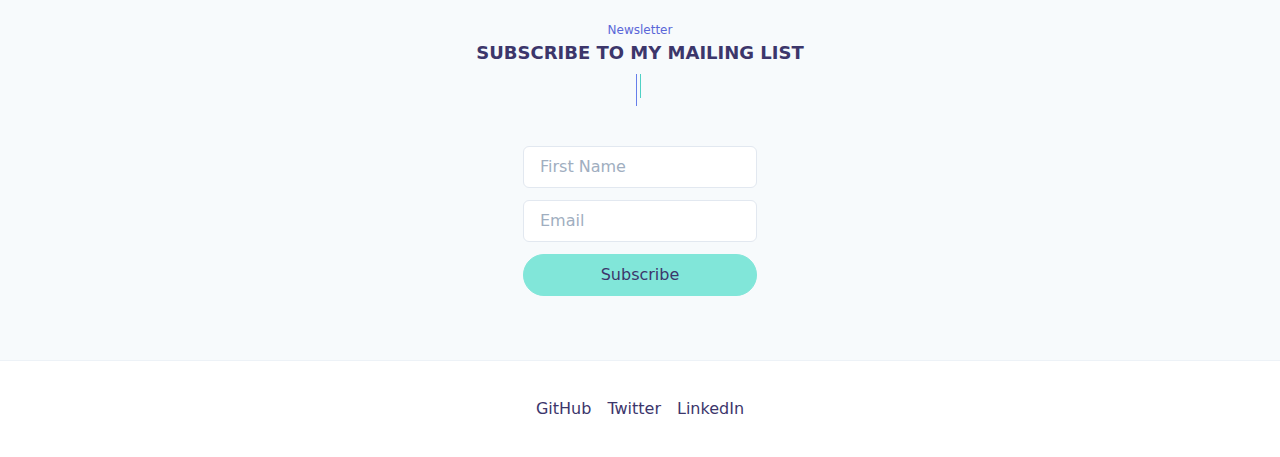
<file: blog/index.html>
<!DOCTYPE html><html lang="en"><head><meta charSet="utf-8"/><meta http-equiv="x-ua-compatible" content="ie=edge"/><meta name="viewport" content="width=device-width, initial-scale=1, shrink-to-fit=no"/><style data-href="/styles.7722eb0a10794545454a.css">/*! normalize.css v8.0.1 | MIT License | github.com/necolas/normalize.css */html{line-height:1.15;-webkit-text-size-adjust:100%}body{margin:0}main{display:block}h1{font-size:2em;margin:.67em 0}hr{box-sizing:content-box;height:0;overflow:visible}pre{font-family:monospace,monospace;font-size:1em}a{background-color:transparent}abbr[title]{border-bottom:none;text-decoration:underline;-webkit-text-decoration:underline dotted;text-decoration:underline dotted}b,strong{font-weight:bolder}code,kbd,samp{font-family:monospace,monospace;font-size:1em}small{font-size:80%}sub,sup{font-size:75%;line-height:0;position:relative;vertical-align:baseline}sub{bottom:-.25em}sup{top:-.5em}img{border-style:none}button,input,optgroup,select,textarea{font-family:inherit;font-size:100%;line-height:1.15;margin:0}button,input{overflow:visible}button,select{text-transform:none}[type=button],[type=reset],[type=submit],button{-webkit-appearance:button}[type=button]::-moz-focus-inner,[type=reset]::-moz-focus-inner,[type=submit]::-moz-focus-inner,button::-moz-focus-inner{border-style:none;padding:0}[type=button]:-moz-focusring,[type=reset]:-moz-focusring,[type=submit]:-moz-focusring,button:-moz-focusring{outline:1px dotted ButtonText}fieldset{padding:.35em .75em .625em}legend{box-sizing:border-box;color:inherit;display:table;max-width:100%;padding:0;white-space:normal}progress{vertical-align:baseline}textarea{overflow:auto}[type=checkbox],[type=radio]{box-sizing:border-box;padding:0}[type=number]::-webkit-inner-spin-button,[type=number]::-webkit-outer-spin-button{height:auto}[type=search]{-webkit-appearance:textfield;outline-offset:-2px}[type=search]::-webkit-search-decoration{-webkit-appearance:none}::-webkit-file-upload-button{-webkit-appearance:button;font:inherit}details{display:block}summary{display:list-item}[hidden],template{display:none}blockquote,dd,dl,figure,h1,h2,h3,h4,h5,h6,hr,p,pre{margin:0}button{background-color:transparent;background-image:none;padding:0}button:focus{outline:1px dotted;outline:5px auto -webkit-focus-ring-color}fieldset,ol,ul{margin:0;padding:0}ol,ul{list-style:none}html{font-family:system-ui,-apple-system,BlinkMacSystemFont,Segoe UI,Roboto,Helvetica Neue,Arial,Noto Sans,sans-serif,Apple Color Emoji,Segoe UI Emoji,Segoe UI Symbol,Noto Color Emoji;line-height:1.5}*,:after,:before{box-sizing:border-box;border:0 solid #e2e8f0}hr{border-top-width:1px}img{border-style:solid}textarea{resize:vertical}input::-moz-placeholder,textarea::-moz-placeholder{color:#a0aec0}input:-ms-input-placeholder,textarea:-ms-input-placeholder{color:#a0aec0}input::-ms-input-placeholder,textarea::-ms-input-placeholder{color:#a0aec0}input::placeholder,textarea::placeholder{color:#a0aec0}[role=button],button{cursor:pointer}table{border-collapse:collapse}h1,h2,h3,h4,h5,h6{font-size:inherit;font-weight:inherit}a{color:inherit;text-decoration:inherit}button,input,optgroup,select,textarea{padding:0;line-height:inherit;color:inherit}code,kbd,pre,samp{font-family:Menlo,Monaco,Consolas,Liberation Mono,Courier New,monospace}audio,canvas,embed,iframe,img,object,svg,video{display:block;vertical-align:middle}img,video{max-width:100%;height:auto}.container{width:100%}@media (min-width:640px){.container{max-width:640px}}@media (min-width:768px){.container{max-width:768px}}@media (min-width:1024px){.container{max-width:1024px}}@media (min-width:1280px){.container{max-width:1280px}}.appearance-none{-webkit-appearance:none;-moz-appearance:none;appearance:none}.bg-white{--bg-opacity:1;background-color:#fff;background-color:rgba(255,255,255,var(--bg-opacity))}.bg-gray-100{--bg-opacity:1;background-color:#f7fafc;background-color:rgba(247,250,252,var(--bg-opacity))}.bg-gray-300{--bg-opacity:1;background-color:#e2e8f0;background-color:rgba(226,232,240,var(--bg-opacity))}.bg-teal-300{--bg-opacity:1;background-color:#81e6d9;background-color:rgba(129,230,217,var(--bg-opacity))}.bg-teal-400{--bg-opacity:1;background-color:#4fd1c5;background-color:rgba(79,209,197,var(--bg-opacity))}.bg-indigo-100{--bg-opacity:1;background-color:#ebf4ff;background-color:rgba(235,244,255,var(--bg-opacity))}.bg-indigo-500{--bg-opacity:1;background-color:#667eea;background-color:rgba(102,126,234,var(--bg-opacity))}.border-transparent{border-color:transparent}.border-white{--border-opacity:1;border-color:#fff;border-color:rgba(255,255,255,var(--border-opacity))}.border-gray-200{--border-opacity:1;border-color:#edf2f7;border-color:rgba(237,242,247,var(--border-opacity))}.border-gray-300{--border-opacity:1;border-color:#e2e8f0;border-color:rgba(226,232,240,var(--border-opacity))}.border-teal-300{--border-opacity:1;border-color:#81e6d9;border-color:rgba(129,230,217,var(--border-opacity))}.border-teal-400{--border-opacity:1;border-color:#4fd1c5;border-color:rgba(79,209,197,var(--border-opacity))}.border-indigo-100{--border-opacity:1;border-color:#ebf4ff;border-color:rgba(235,244,255,var(--border-opacity))}.border-indigo-200{--border-opacity:1;border-color:#c3dafe;border-color:rgba(195,218,254,var(--border-opacity))}.rounded{border-radius:.25rem}.rounded-md{border-radius:.375rem}.rounded-lg{border-radius:.5rem}.rounded-full{border-radius:9999px}.border-4{border-width:4px}.border{border-width:1px}.border-t{border-top-width:1px}.border-b{border-bottom-width:1px}.border-l{border-left-width:1px}.cursor-pointer{cursor:pointer}.block{display:block}.inline-block{display:inline-block}.flex{display:flex}.hidden{display:none}.flex-col{flex-direction:column}.flex-wrap{flex-wrap:wrap}.items-end{align-items:flex-end}.items-center{align-items:center}.justify-center{justify-content:center}.justify-between{justify-content:space-between}.order-last{order:9999}.font-semibold{font-weight:600}.font-bold{font-weight:700}.h-2{height:.5rem}.h-3{height:.75rem}.h-5{height:1.25rem}.h-6{height:1.5rem}.h-8{height:2rem}.h-10{height:2.5rem}.h-16{height:4rem}.h-px{height:1px}.h-full{height:100%}.text-xs{font-size:.75rem}.text-lg{font-size:1.125rem}.leading-normal{line-height:1.5}.m-0{margin:0}.mx-2{margin-left:.5rem;margin-right:.5rem}.mx-3{margin-left:.75rem;margin-right:.75rem}.my-4{margin-top:1rem;margin-bottom:1rem}.mx-auto{margin-left:auto;margin-right:auto}.-mx-3{margin-left:-.75rem;margin-right:-.75rem}.ml-0{margin-left:0}.mt-1{margin-top:.25rem}.mb-1{margin-bottom:.25rem}.ml-1{margin-left:.25rem}.mr-2{margin-right:.5rem}.mb-2{margin-bottom:.5rem}.mt-3{margin-top:.75rem}.mr-3{margin-right:.75rem}.mb-3{margin-bottom:.75rem}.mt-4{margin-top:1rem}.mb-4{margin-bottom:1rem}.mb-6{margin-bottom:1.5rem}.mb-8{margin-bottom:2rem}.mt-10{margin-top:2.5rem}.mb-10{margin-bottom:2.5rem}.mt-auto{margin-top:auto}.mr-auto{margin-right:auto}.-mt-2{margin-top:-.5rem}.-mt-px{margin-top:-1px}.-mb-px{margin-bottom:-1px}.max-w-screen-sm{max-width:640px}.max-w-screen-md{max-width:768px}.min-h-screen{min-height:100vh}.opacity-0{opacity:0}.focus\:outline-none:focus{outline:0}.overflow-hidden{overflow:hidden}.p-3{padding:.75rem}.p-4{padding:1rem}.p-5{padding:1.25rem}.px-0{padding-left:0;padding-right:0}.py-1{padding-top:.25rem;padding-bottom:.25rem}.py-2{padding-top:.5rem;padding-bottom:.5rem}.px-2{padding-left:.5rem;padding-right:.5rem}.py-4{padding-top:1rem;padding-bottom:1rem}.px-4{padding-left:1rem;padding-right:1rem}.py-8{padding-top:2rem;padding-bottom:2rem}.px-8{padding-left:2rem;padding-right:2rem}.pb-0{padding-bottom:0}.pt-2{padding-top:.5rem}.absolute{position:absolute}.relative{position:relative}.left-0{left:0}.focus\:shadow-outline:focus{box-shadow:0 0 0 3px rgba(66,153,225,.5)}.text-left{text-align:left}.text-center{text-align:center}.text-indigo-500{--text-opacity:1;color:#667eea;color:rgba(102,126,234,var(--text-opacity))}.text-indigo-600{--text-opacity:1;color:#5a67d8;color:rgba(90,103,216,var(--text-opacity))}.text-indigo-900{--text-opacity:1;color:#3c366b;color:rgba(60,54,107,var(--text-opacity))}.hover\:text-indigo-600:hover{--text-opacity:1;color:#5a67d8;color:rgba(90,103,216,var(--text-opacity))}.hover\:text-indigo-700:hover{--text-opacity:1;color:#4c51bf;color:rgba(76,81,191,var(--text-opacity))}.hover\:text-indigo-900:hover{--text-opacity:1;color:#3c366b;color:rgba(60,54,107,var(--text-opacity))}.uppercase{text-transform:uppercase}.visible{visibility:visible}.invisible{visibility:hidden}.w-2{width:.5rem}.w-3{width:.75rem}.w-6{width:1.5rem}.w-8{width:2rem}.w-10{width:2.5rem}.w-16{width:4rem}.w-px{width:1px}.w-full{width:100%}.transform{--transform-translate-x:0;--transform-translate-y:0;--transform-rotate:0;--transform-skew-x:0;--transform-skew-y:0;--transform-scale-x:1;--transform-scale-y:1;transform:translateX(var(--transform-translate-x)) translateY(var(--transform-translate-y)) rotate(var(--transform-rotate)) skewX(var(--transform-skew-x)) skewY(var(--transform-skew-y)) scaleX(var(--transform-scale-x)) scaleY(var(--transform-scale-y))}.transition{transition-property:background-color,border-color,color,fill,stroke,opacity,box-shadow,transform}@media (min-width:640px){.sm\:flex{display:flex}.sm\:hidden{display:none}.sm\:flex-row{flex-direction:row}.sm\:order-none{order:0}.sm\:my-0{margin-bottom:0}.sm\:mt-0,.sm\:my-0{margin-top:0}.sm\:ml-8{margin-left:2rem}.sm\:py-16{padding-top:4rem;padding-bottom:4rem}.sm\:px-16{padding-left:4rem;padding-right:4rem}.sm\:w-auto{width:auto}.sm\:w-1\/2{width:50%}.sm\:w-1\/3{width:33.333333%}.sm\:w-2\/3{width:66.666667%}}</style><meta name="generator" content="Gatsby 2.24.2"/><title data-react-helmet="true">Blog | Personal Website</title><meta data-react-helmet="true" name="description" content="Personal Website based on Gatsby Markdown Personal Website Starter,."/><meta data-react-helmet="true" property="og:title" content="Blog"/><meta data-react-helmet="true" property="og:description" content="Personal Website based on Gatsby Markdown Personal Website Starter,."/><meta data-react-helmet="true" property="og:type" content="website"/><meta data-react-helmet="true" name="twitter:card" content="summary"/><meta data-react-helmet="true" name="twitter:creator" content="unoah"/><meta data-react-helmet="true" name="twitter:title" content="Blog"/><meta data-react-helmet="true" name="twitter:description" content="Personal Website based on Gatsby Markdown Personal Website Starter,."/><link rel="icon" href="/favicon-32x32.png?v=4a9773549091c227cd2eb82ccd9c5e3a"/><link rel="manifest" href="/manifest.webmanifest"/><meta name="theme-color" content="#81e6d9"/><link rel="apple-touch-icon" sizes="48x48" href="/icons/icon-48x48.png?v=4a9773549091c227cd2eb82ccd9c5e3a"/><link rel="apple-touch-icon" sizes="72x72" href="/icons/icon-72x72.png?v=4a9773549091c227cd2eb82ccd9c5e3a"/><link rel="apple-touch-icon" sizes="96x96" href="/icons/icon-96x96.png?v=4a9773549091c227cd2eb82ccd9c5e3a"/><link rel="apple-touch-icon" sizes="144x144" href="/icons/icon-144x144.png?v=4a9773549091c227cd2eb82ccd9c5e3a"/><link rel="apple-touch-icon" sizes="192x192" href="/icons/icon-192x192.png?v=4a9773549091c227cd2eb82ccd9c5e3a"/><link rel="apple-touch-icon" sizes="256x256" href="/icons/icon-256x256.png?v=4a9773549091c227cd2eb82ccd9c5e3a"/><link rel="apple-touch-icon" sizes="384x384" href="/icons/icon-384x384.png?v=4a9773549091c227cd2eb82ccd9c5e3a"/><link rel="apple-touch-icon" sizes="512x512" href="/icons/icon-512x512.png?v=4a9773549091c227cd2eb82ccd9c5e3a"/><style data-styled="" data-styled-version="5.1.1">.iEMlAB{-webkit-flex-direction:column;-ms-flex-direction:column;flex-direction:column;width:100%;-webkit-order:9999;-ms-flex-order:9999;order:9999;margin-top:1rem;margin-bottom:1rem;display:none;}/*!sc*/
@media (min-width:640px){.iEMlAB{display:-webkit-box;display:-webkit-flex;display:-ms-flexbox;display:flex;-webkit-flex-direction:row;-ms-flex-direction:row;flex-direction:row;width:auto;-webkit-order:0;-ms-flex-order:0;order:0;margin-top:0;margin-bottom:0;}}/*!sc*/
data-styled.g1[id="styles__MainNav-tfvd6b-0"]{content:"iEMlAB,"}/*!sc*/
.jEzooR{position:relative;color:#3c366b;border-bottom-width:1px;border-color:transparent;margin-left:0;margin-top:0.75rem;width:-webkit-max-content;width:-moz-max-content;width:max-content;}/*!sc*/
.jEzooR:hover{color:#3c366b;}/*!sc*/
@media (min-width:640px){.jEzooR{margin-left:2rem;margin-top:0;}}/*!sc*/
.jEzooR.active{border-color:#4fd1c5;}/*!sc*/
.jEzooR:before{position:absolute;width:100%;background-color:#4fd1c5;height:1px;left:0;visibility:hidden;content:'';bottom:-1px;-webkit-transform:scaleX(0);-ms-transform:scaleX(0);transform:scaleX(0);-webkit-transition:0.2s;transition:0.2s;}/*!sc*/
.jEzooR:hover:before{visibility:visible;-webkit-transform:scaleX(1);-ms-transform:scaleX(1);transform:scaleX(1);}/*!sc*/
data-styled.g2[id="styles__MainNavItem-tfvd6b-1"]{content:"jEzooR,"}/*!sc*/
.ffocJk{display:-webkit-box;display:-webkit-flex;display:-ms-flexbox;display:flex;-webkit-flex-direction:column;-ms-flex-direction:column;flex-direction:column;-webkit-align-items:flex-end;-webkit-box-align:flex-end;-ms-flex-align:flex-end;align-items:flex-end;-webkit-box-pack:center;-webkit-justify-content:center;-ms-flex-pack:center;justify-content:center;cursor:pointer;width:1.5rem;height:1.25rem;outline:none !important;}/*!sc*/
@media (min-width:640px){.ffocJk{display:none;}}/*!sc*/
.ffocJk span{background-color:#667eea;display:inline-block;width:1.5rem;height:1px;-webkit-transition:0.2s;transition:0.2s;}/*!sc*/
.ffocJk span:first-child{margin-bottom:0.25rem;-webkit-transform:none;-ms-transform:none;transform:none;}/*!sc*/
.ffocJk span:last-child{margin-top:0.25rem;-webkit-transform:none;-ms-transform:none;transform:none;}/*!sc*/
.ffocJk span:nth-child(2){background-color:#4fd1c5;display:inline-block;width:2rem;height:1px;opacity:undefined;-webkit-transform:none;-ms-transform:none;transform:none;}/*!sc*/
data-styled.g3[id="styles__ToogleMainNav-tfvd6b-2"]{content:"ffocJk,"}/*!sc*/
.eEQKDB{display:-webkit-box;display:-webkit-flex;display:-ms-flexbox;display:flex;-webkit-align-items:center;-webkit-box-align:center;-ms-flex-align:center;align-items:center;margin-right:auto;color:#3c366b;}/*!sc*/
.eEQKDB:hover{color:#3c366b;}/*!sc*/
data-styled.g4[id="styles__Logo-sc-1htb412-0"]{content:"eEQKDB,"}/*!sc*/
.QcwkG{font-size:1.125rem;}/*!sc*/
data-styled.g5[id="styles__Text-sc-1htb412-1"]{content:"QcwkG,"}/*!sc*/
.lbhmHD{width:4rem;height:4rem;margin-right:0.75rem;border-width:1px;border-color:#4fd1c5;border-radius:9999px;}/*!sc*/
.lbhmHD img{border-width:4px;border-color:#fff;border-radius:9999px;}/*!sc*/
data-styled.g6[id="styles__Image-sc-1htb412-2"]{content:"lbhmHD,"}/*!sc*/
.bUVlmo{display:-webkit-box;display:-webkit-flex;display:-ms-flexbox;display:flex;-webkit-flex-wrap:wrap;-ms-flex-wrap:wrap;flex-wrap:wrap;max-width:768px;width:100%;margin-left:auto;margin-right:auto;padding:1.25rem;padding-top:2rem;padding-bottom:2rem;}/*!sc*/
@media (min-width:640px){.bUVlmo{padding-top:4rem;padding-bottom:4rem;}}/*!sc*/
.dEbPzi{display:-webkit-box;display:-webkit-flex;display:-ms-flexbox;display:flex;-webkit-flex-wrap:wrap;-ms-flex-wrap:wrap;flex-wrap:wrap;max-width:768px;width:100%;margin-left:auto;margin-right:auto;padding:1.25rem;}/*!sc*/
data-styled.g7[id="styles__Container-sc-778ylr-0"]{content:"bUVlmo,dEbPzi,"}/*!sc*/
.BgBHt{background-color:#f7fafc;border-bottom-width:1px;border-color:#edf2f7;margin-bottom:-1px;}/*!sc*/
data-styled.g8[id="styles__Header-sc-1k6ah8y-0"]{content:"BgBHt,"}/*!sc*/
.fSgKtM{display:-webkit-box;display:-webkit-flex;display:-ms-flexbox;display:flex;-webkit-flex-wrap:wrap;-ms-flex-wrap:wrap;flex-wrap:wrap;max-width:768px;width:100%;margin-left:auto;margin-right:auto;padding:1.25rem;-webkit-align-items:center;-webkit-box-align:center;-ms-flex-align:center;align-items:center;}/*!sc*/
data-styled.g9[id="styles__Wrapper-sc-1k6ah8y-1"]{content:"fSgKtM,"}/*!sc*/
.lodfUL{border-top-width:1px;border-color:#edf2f7;padding-top:1rem;padding-bottom:1rem;}/*!sc*/
data-styled.g10[id="styles__Footer-sc-68em57-0"]{content:"lodfUL,"}/*!sc*/
.hqwYpU{display:-webkit-box;display:-webkit-flex;display:-ms-flexbox;display:flex;-webkit-align-items:center;-webkit-box-align:center;-ms-flex-align:center;align-items:center;-webkit-box-pack:center;-webkit-justify-content:center;-ms-flex-pack:center;justify-content:center;width:100%;}/*!sc*/
.hqwYpU a{color:#3c366b;margin-left:0.5rem;margin-right:0.5rem;}/*!sc*/
.hqwYpU a:hover{color:#5a67d8;}/*!sc*/
data-styled.g11[id="styles__Links-sc-68em57-1"]{content:"hqwYpU,"}/*!sc*/
.csqvgI{color:#3c366b;margin-left:0.5rem;margin-right:0.5rem;}/*!sc*/
.csqvgI:hover{color:#5a67d8;}/*!sc*/
data-styled.g12[id="styles__Link-sc-68em57-2"]{content:"csqvgI,"}/*!sc*/
.iFmhox{outline:none !important;padding-top:0.5rem;padding-bottom:0.5rem;padding-left:2rem;padding-right:2rem;border-radius:9999px;border-width:1px;border-color:#81e6d9;color:#3c366b;background-color:#81e6d9;width:100%;}/*!sc*/
data-styled.g13[id="styles__Button-x9nkxn-0"]{content:"iFmhox,"}/*!sc*/
.coXmJC{display:-webkit-box;display:-webkit-flex;display:-ms-flexbox;display:flex;-webkit-flex-direction:column;-ms-flex-direction:column;flex-direction:column;width:100%;}/*!sc*/
data-styled.g14[id="styles__TitleSection-sc-1vgflre-0"]{content:"coXmJC,"}/*!sc*/
.cWXrXS{text-transform:uppercase;margin-bottom:1rem;font-size:1.125rem;font-weight:700;width:100%;text-align:left;text-align:center;}/*!sc*/
data-styled.g15[id="styles__Title-sc-1vgflre-1"]{content:"cWXrXS,"}/*!sc*/
.cSxChP{font-size:0.75rem;color:#5a67d8;width:100%;text-align:left;text-align:center;}/*!sc*/
data-styled.g16[id="styles__SubTitle-sc-1vgflre-2"]{content:"cSxChP,"}/*!sc*/
.dKbiNw{position:relative;width:0.5rem;height:2rem;margin-bottom:1.5rem;margin-top:-0.5rem;margin-left:auto;margin-right:auto;}/*!sc*/
.dKbiNw:before{content:'';background-color:#667eea;height:100%;width:1px;position:absolute;left:0;}/*!sc*/
.dKbiNw:after{content:'';background-color:#4fd1c5;height:1.5rem;width:1px;position:absolute;margin-left:0.25rem;}/*!sc*/
data-styled.g17[id="styles__Separator-sc-1vgflre-3"]{content:"dKbiNw,"}/*!sc*/
.khAnmw{background-color:#f7fafc;border-top-width:1px;border-color:#ebf4ff;margin-top:auto;}/*!sc*/
data-styled.g18[id="styles__Newsletter-it3ogp-0"]{content:"khAnmw,"}/*!sc*/
.elEdXm{display:-webkit-box;display:-webkit-flex;display:-ms-flexbox;display:flex;-webkit-flex-direction:column;-ms-flex-direction:column;flex-direction:column;-webkit-align-items:center;-webkit-box-align:center;-ms-flex-align:center;align-items:center;-webkit-box-pack:center;-webkit-justify-content:center;-ms-flex-pack:center;justify-content:center;margin-left:auto;margin-right:auto;margin-top:1rem;}/*!sc*/
data-styled.g19[id="styles__Form-it3ogp-1"]{content:"elEdXm,"}/*!sc*/
.IihBN{background-color:#fff;border-width:1px;border-color:#e2e8f0;border-radius:0.375rem;padding-top:0.5rem;padding-bottom:0.5rem;padding-left:1rem;padding-right:1rem;display:block;width:100%;-webkit-appearance:none;-moz-appearance:none;appearance:none;line-height:1.5;margin-bottom:0.75rem;}/*!sc*/
.IihBN:focus{outline:0;box-shadow:0 0 0 3px rgba(66,153,225,0.5);}/*!sc*/
data-styled.g20[id="styles__Input-it3ogp-2"]{content:"IihBN,"}/*!sc*/
.dTkoeq{display:-webkit-box;display:-webkit-flex;display:-ms-flexbox;display:flex;-webkit-flex-direction:column;-ms-flex-direction:column;flex-direction:column;min-height:100vh;}/*!sc*/
data-styled.g21[id="styles__Layout-sc-186sluc-0"]{content:"dTkoeq,"}/*!sc*/
.iYfkEP{width:100%;display:-webkit-box;display:-webkit-flex;display:-ms-flexbox;display:flex;-webkit-flex-wrap:wrap;-ms-flex-wrap:wrap;flex-wrap:wrap;}/*!sc*/
data-styled.g22[id="styles__Posts-mavtrg-0"]{content:"iYfkEP,"}/*!sc*/
.dUJKnV{width:100%;padding:0.75rem;}/*!sc*/
@media (min-width:640px){.dUJKnV{width:50%;}}/*!sc*/
data-styled.g23[id="styles__Post-mavtrg-1"]{content:"dUJKnV,"}/*!sc*/
.ivlVGS{width:100%;height:100%;border-radius:0.5rem;display:-webkit-box;display:-webkit-flex;display:-ms-flexbox;display:flex;-webkit-flex-direction:column;-ms-flex-direction:column;flex-direction:column;overflow:hidden;border-width:1px;border-color:#e2e8f0;}/*!sc*/
data-styled.g24[id="styles__Card-mavtrg-2"]{content:"ivlVGS,"}/*!sc*/
.gDjtSG{padding:1rem;color:#3c366b;}/*!sc*/
data-styled.g25[id="styles__Content-mavtrg-3"]{content:"gDjtSG,"}/*!sc*/
.eENpBD{width:100%;}/*!sc*/
data-styled.g26[id="styles__Image-mavtrg-4"]{content:"eENpBD,"}/*!sc*/
.fCohkx{font-weight:600;margin-bottom:1rem;}/*!sc*/
data-styled.g27[id="styles__Title-mavtrg-5"]{content:"fCohkx,"}/*!sc*/
.kudfMX{font-size:0.75rem;color:#667eea;}/*!sc*/
data-styled.g29[id="styles__Date-mavtrg-7"]{content:"kudfMX,"}/*!sc*/
.ktKEZN{padding:1rem;padding-top:0.5rem;margin-top:auto;}/*!sc*/
data-styled.g30[id="styles__Tags-mavtrg-8"]{content:"ktKEZN,"}/*!sc*/
.dLfcEz{font-size:0.75rem;color:#3c366b;border-width:1px;border-color:#4fd1c5;border-radius:9999px;padding-left:0.5rem;padding-right:0.5rem;padding-top:0.25rem;padding-bottom:0.25rem;margin-right:0.5rem;}/*!sc*/
data-styled.g31[id="styles__Tag-mavtrg-9"]{content:"dLfcEz,"}/*!sc*/
body{margin:0;color:#3c366b;background-color:#fff;}/*!sc*/
a{color:#5a67d8;}/*!sc*/
a:hover{color:#4c51bf;}/*!sc*/
p + p{margin-top:0.75rem;}/*!sc*/
data-styled.g60[id="sc-global-SVgEa1"]{content:"sc-global-SVgEa1,"}/*!sc*/
</style><link as="script" rel="preload" href="/webpack-runtime-f6971728cc2917777eed.js"/><link as="script" rel="preload" href="/framework-a38040c4749cf445737f.js"/><link as="script" rel="preload" href="/app-f325c2c287f18fd73f08.js"/><link as="script" rel="preload" href="/styles-2d82ac8e3afc0c213061.js"/><link as="script" rel="preload" href="/05d954cf-0224e19418a94d1b6294.js"/><link as="script" rel="preload" href="/606b7654f45e02505c5c661d254f81830592203a-cbcab81d681049f722f7.js"/><link as="script" rel="preload" href="/component---src-pages-blog-tsx-b4974a90a34a9b7879c7.js"/><link as="fetch" rel="preload" href="/page-data/blog/page-data.json" crossorigin="anonymous"/><link as="fetch" rel="preload" href="/page-data/app-data.json" crossorigin="anonymous"/></head><body><div id="___gatsby"><div style="outline:none" tabindex="-1" id="gatsby-focus-wrapper"><main class="styles__Layout-sc-186sluc-0 dTkoeq"><header class="styles__Header-sc-1k6ah8y-0 BgBHt"><div class="styles__Container-sc-778ylr-0 styles__Wrapper-sc-1k6ah8y-1 fSgKtM"><a class="styles__Logo-sc-1htb412-0 eEQKDB" href="/"><figure class="styles__Image-sc-1htb412-2 lbhmHD"><div class=" gatsby-image-wrapper" style="position:relative;overflow:hidden"><div aria-hidden="true" style="width:100%;padding-bottom:100%"></div><img aria-hidden="true" src="[data-uri]" alt="Personal Website" style="position:absolute;top:0;left:0;width:100%;height:100%;object-fit:cover;object-position:center;opacity:1;transition-delay:500ms"/><noscript><picture><source srcset="/static/8197c5dd88f727e615977a0e3c1de22c/a0bab/profile.jpg 20w,
/static/8197c5dd88f727e615977a0e3c1de22c/b13df/profile.jpg 40w,
/static/8197c5dd88f727e615977a0e3c1de22c/4e333/profile.jpg 80w,
/static/8197c5dd88f727e615977a0e3c1de22c/b2712/profile.jpg 120w,
/static/8197c5dd88f727e615977a0e3c1de22c/e75b5/profile.jpg 160w,
/static/8197c5dd88f727e615977a0e3c1de22c/14b42/profile.jpg 800w" sizes="(max-width: 80px) 100vw, 80px" /><img loading="lazy" sizes="(max-width: 80px) 100vw, 80px" srcset="/static/8197c5dd88f727e615977a0e3c1de22c/a0bab/profile.jpg 20w,
/static/8197c5dd88f727e615977a0e3c1de22c/b13df/profile.jpg 40w,
/static/8197c5dd88f727e615977a0e3c1de22c/4e333/profile.jpg 80w,
/static/8197c5dd88f727e615977a0e3c1de22c/b2712/profile.jpg 120w,
/static/8197c5dd88f727e615977a0e3c1de22c/e75b5/profile.jpg 160w,
/static/8197c5dd88f727e615977a0e3c1de22c/14b42/profile.jpg 800w" src="/static/8197c5dd88f727e615977a0e3c1de22c/4e333/profile.jpg" alt="Personal Website" style="position:absolute;top:0;left:0;opacity:1;width:100%;height:100%;object-fit:cover;object-position:center"/></picture></noscript></div></figure><h1 class="styles__Text-sc-1htb412-1 QcwkG">Personal Website</h1></a><nav class="styles__MainNav-tfvd6b-0 iEMlAB"><a whileTap="[object Object]" class="styles__MainNavItem-tfvd6b-1 jEzooR" href="/">About Me</a><a whileTap="[object Object]" class="styles__MainNavItem-tfvd6b-1 jEzooR" href="/resume/">Resume</a><a aria-current="page" whileTap="[object Object]" class="styles__MainNavItem-tfvd6b-1 jEzooR active" href="/blog/">Blog</a><a whileTap="[object Object]" class="styles__MainNavItem-tfvd6b-1 jEzooR" href="/contact/">Contact Me</a></nav><button class="styles__ToogleMainNav-tfvd6b-2 ffocJk"><span></span><span></span><span></span></button></div></header><div style="opacity:0;transform:translateY(30px) translateZ(0)"><div class="styles__Container-sc-778ylr-0 bUVlmo"><div class="styles__TitleSection-sc-1vgflre-0 coXmJC"><h4 class="styles__SubTitle-sc-1vgflre-2 cSxChP">Blog</h4><h2 class="styles__Title-sc-1vgflre-1 cWXrXS">All my posts</h2><h2 class="styles__Separator-sc-1vgflre-3 dKbiNw"></h2></div><div class="styles__Posts-mavtrg-0 iYfkEP"><div class="styles__Post-mavtrg-1 dUJKnV"><a href="/blog/blog-post-5/"><div><div class="styles__Card-mavtrg-2 ivlVGS"><figure class="styles__Image-mavtrg-4 eENpBD"><div class=" gatsby-image-wrapper" style="position:relative;overflow:hidden"><div aria-hidden="true" style="width:100%;padding-bottom:50%"></div><img aria-hidden="true" src="[data-uri]" alt="Blog Post 5" style="position:absolute;top:0;left:0;width:100%;height:100%;object-fit:cover;object-position:center;opacity:1;transition-delay:500ms"/><noscript><picture><source srcset="/static/88dfe277f37d634306304f290eccd81a/f836f/cover.jpg 200w,
/static/88dfe277f37d634306304f290eccd81a/2244e/cover.jpg 400w,
/static/88dfe277f37d634306304f290eccd81a/14b42/cover.jpg 800w" sizes="(max-width: 800px) 100vw, 800px" /><img loading="lazy" sizes="(max-width: 800px) 100vw, 800px" srcset="/static/88dfe277f37d634306304f290eccd81a/f836f/cover.jpg 200w,
/static/88dfe277f37d634306304f290eccd81a/2244e/cover.jpg 400w,
/static/88dfe277f37d634306304f290eccd81a/14b42/cover.jpg 800w" src="/static/88dfe277f37d634306304f290eccd81a/14b42/cover.jpg" alt="Blog Post 5" style="position:absolute;top:0;left:0;opacity:1;width:100%;height:100%;object-fit:cover;object-position:center"/></picture></noscript></div></figure><div class="styles__Content-mavtrg-3 gDjtSG"><h3 class="styles__Date-mavtrg-7 kudfMX">Feb 03, 2020</h3><h3 class="styles__Title-mavtrg-5 fCohkx">Blog Post 5</h3><p class="styles__Description-mavtrg-6 ecQBks">Mauris neque libero, aliquet vel mollis nec, euismod sed tellus. Mauris convallis dictum elit id volutpat.</p></div><div class="styles__Tags-mavtrg-8 ktKEZN"><span class="styles__Tag-mavtrg-9 dLfcEz">Mobile</span><span class="styles__Tag-mavtrg-9 dLfcEz">React Native</span></div></div></div></a></div><div class="styles__Post-mavtrg-1 dUJKnV"><a href="/blog/blog-post-4/"><div><div class="styles__Card-mavtrg-2 ivlVGS"><figure class="styles__Image-mavtrg-4 eENpBD"><div class=" gatsby-image-wrapper" style="position:relative;overflow:hidden"><div aria-hidden="true" style="width:100%;padding-bottom:50%"></div><img aria-hidden="true" src="[data-uri]" alt="Blog Post 4" style="position:absolute;top:0;left:0;width:100%;height:100%;object-fit:cover;object-position:center;opacity:1;transition-delay:500ms"/><noscript><picture><source srcset="/static/8ce01d5577cef5d73a5f94b7fcf6e5fc/f836f/cover.jpg 200w,
/static/8ce01d5577cef5d73a5f94b7fcf6e5fc/2244e/cover.jpg 400w,
/static/8ce01d5577cef5d73a5f94b7fcf6e5fc/14b42/cover.jpg 800w" sizes="(max-width: 800px) 100vw, 800px" /><img loading="lazy" sizes="(max-width: 800px) 100vw, 800px" srcset="/static/8ce01d5577cef5d73a5f94b7fcf6e5fc/f836f/cover.jpg 200w,
/static/8ce01d5577cef5d73a5f94b7fcf6e5fc/2244e/cover.jpg 400w,
/static/8ce01d5577cef5d73a5f94b7fcf6e5fc/14b42/cover.jpg 800w" src="/static/8ce01d5577cef5d73a5f94b7fcf6e5fc/14b42/cover.jpg" alt="Blog Post 4" style="position:absolute;top:0;left:0;opacity:1;width:100%;height:100%;object-fit:cover;object-position:center"/></picture></noscript></div></figure><div class="styles__Content-mavtrg-3 gDjtSG"><h3 class="styles__Date-mavtrg-7 kudfMX">Jan 21, 2020</h3><h3 class="styles__Title-mavtrg-5 fCohkx">Blog Post 4</h3><p class="styles__Description-mavtrg-6 ecQBks">Mauris neque libero, aliquet vel mollis nec, euismod sed tellus. Mauris convallis dictum elit id volutpat.</p></div><div class="styles__Tags-mavtrg-8 ktKEZN"><span class="styles__Tag-mavtrg-9 dLfcEz">Web Design</span><span class="styles__Tag-mavtrg-9 dLfcEz">UX/UI</span></div></div></div></a></div><div class="styles__Post-mavtrg-1 dUJKnV"><a href="/blog/blog-post-3/"><div><div class="styles__Card-mavtrg-2 ivlVGS"><figure class="styles__Image-mavtrg-4 eENpBD"><div class=" gatsby-image-wrapper" style="position:relative;overflow:hidden"><div aria-hidden="true" style="width:100%;padding-bottom:50%"></div><img aria-hidden="true" src="[data-uri]" alt="Blog Post 3" style="position:absolute;top:0;left:0;width:100%;height:100%;object-fit:cover;object-position:center;opacity:1;transition-delay:500ms"/><noscript><picture><source srcset="/static/a4bb569aa5086bd51ab44b9e39d364b4/f836f/cover.jpg 200w,
/static/a4bb569aa5086bd51ab44b9e39d364b4/2244e/cover.jpg 400w,
/static/a4bb569aa5086bd51ab44b9e39d364b4/14b42/cover.jpg 800w" sizes="(max-width: 800px) 100vw, 800px" /><img loading="lazy" sizes="(max-width: 800px) 100vw, 800px" srcset="/static/a4bb569aa5086bd51ab44b9e39d364b4/f836f/cover.jpg 200w,
/static/a4bb569aa5086bd51ab44b9e39d364b4/2244e/cover.jpg 400w,
/static/a4bb569aa5086bd51ab44b9e39d364b4/14b42/cover.jpg 800w" src="/static/a4bb569aa5086bd51ab44b9e39d364b4/14b42/cover.jpg" alt="Blog Post 3" style="position:absolute;top:0;left:0;opacity:1;width:100%;height:100%;object-fit:cover;object-position:center"/></picture></noscript></div></figure><div class="styles__Content-mavtrg-3 gDjtSG"><h3 class="styles__Date-mavtrg-7 kudfMX">Jan 12, 2020</h3><h3 class="styles__Title-mavtrg-5 fCohkx">Blog Post 3</h3><p class="styles__Description-mavtrg-6 ecQBks">Mauris neque libero, aliquet vel mollis nec, euismod sed tellus. Mauris convallis dictum elit id volutpat.</p></div><div class="styles__Tags-mavtrg-8 ktKEZN"><span class="styles__Tag-mavtrg-9 dLfcEz">Design</span><span class="styles__Tag-mavtrg-9 dLfcEz">Photoshop</span></div></div></div></a></div><div class="styles__Post-mavtrg-1 dUJKnV"><a href="/blog/blog-post-2/"><div><div class="styles__Card-mavtrg-2 ivlVGS"><figure class="styles__Image-mavtrg-4 eENpBD"><div class=" gatsby-image-wrapper" style="position:relative;overflow:hidden"><div aria-hidden="true" style="width:100%;padding-bottom:50%"></div><img aria-hidden="true" src="[data-uri]" alt="Blog Post 2" style="position:absolute;top:0;left:0;width:100%;height:100%;object-fit:cover;object-position:center;opacity:1;transition-delay:500ms"/><noscript><picture><source srcset="/static/0d157851ec92df784c831a925c79630f/f836f/cover.jpg 200w,
/static/0d157851ec92df784c831a925c79630f/2244e/cover.jpg 400w,
/static/0d157851ec92df784c831a925c79630f/14b42/cover.jpg 800w" sizes="(max-width: 800px) 100vw, 800px" /><img loading="lazy" sizes="(max-width: 800px) 100vw, 800px" srcset="/static/0d157851ec92df784c831a925c79630f/f836f/cover.jpg 200w,
/static/0d157851ec92df784c831a925c79630f/2244e/cover.jpg 400w,
/static/0d157851ec92df784c831a925c79630f/14b42/cover.jpg 800w" src="/static/0d157851ec92df784c831a925c79630f/14b42/cover.jpg" alt="Blog Post 2" style="position:absolute;top:0;left:0;opacity:1;width:100%;height:100%;object-fit:cover;object-position:center"/></picture></noscript></div></figure><div class="styles__Content-mavtrg-3 gDjtSG"><h3 class="styles__Date-mavtrg-7 kudfMX">Dec 24, 2019</h3><h3 class="styles__Title-mavtrg-5 fCohkx">Blog Post 2</h3><p class="styles__Description-mavtrg-6 ecQBks">Mauris neque libero, aliquet vel mollis nec, euismod sed tellus. Mauris convallis dictum elit id volutpat.</p></div><div class="styles__Tags-mavtrg-8 ktKEZN"><span class="styles__Tag-mavtrg-9 dLfcEz">JavaScript</span><span class="styles__Tag-mavtrg-9 dLfcEz">React</span></div></div></div></a></div><div class="styles__Post-mavtrg-1 dUJKnV"><a href="/blog/blog-post-1/"><div><div class="styles__Card-mavtrg-2 ivlVGS"><figure class="styles__Image-mavtrg-4 eENpBD"><div class=" gatsby-image-wrapper" style="position:relative;overflow:hidden"><div aria-hidden="true" style="width:100%;padding-bottom:50%"></div><img aria-hidden="true" src="[data-uri]" alt="Blog Post 1" style="position:absolute;top:0;left:0;width:100%;height:100%;object-fit:cover;object-position:center;opacity:1;transition-delay:500ms"/><noscript><picture><source srcset="/static/cab5819ba1643817a31b3cde9a76d990/f836f/cover.jpg 200w,
/static/cab5819ba1643817a31b3cde9a76d990/2244e/cover.jpg 400w,
/static/cab5819ba1643817a31b3cde9a76d990/14b42/cover.jpg 800w" sizes="(max-width: 800px) 100vw, 800px" /><img loading="lazy" sizes="(max-width: 800px) 100vw, 800px" srcset="/static/cab5819ba1643817a31b3cde9a76d990/f836f/cover.jpg 200w,
/static/cab5819ba1643817a31b3cde9a76d990/2244e/cover.jpg 400w,
/static/cab5819ba1643817a31b3cde9a76d990/14b42/cover.jpg 800w" src="/static/cab5819ba1643817a31b3cde9a76d990/14b42/cover.jpg" alt="Blog Post 1" style="position:absolute;top:0;left:0;opacity:1;width:100%;height:100%;object-fit:cover;object-position:center"/></picture></noscript></div></figure><div class="styles__Content-mavtrg-3 gDjtSG"><h3 class="styles__Date-mavtrg-7 kudfMX">Nov 13, 2019</h3><h3 class="styles__Title-mavtrg-5 fCohkx">Blog Post 1</h3><p class="styles__Description-mavtrg-6 ecQBks">Mauris neque libero, aliquet vel mollis nec, euismod sed tellus. Mauris convallis dictum elit id volutpat.</p></div><div class="styles__Tags-mavtrg-8 ktKEZN"><span class="styles__Tag-mavtrg-9 dLfcEz">Photography</span></div></div></div></a></div></div></div><section class="styles__Newsletter-it3ogp-0 khAnmw"><div class="styles__Container-sc-778ylr-0 bUVlmo"><div class="styles__TitleSection-sc-1vgflre-0 coXmJC"><h4 class="styles__SubTitle-sc-1vgflre-2 cSxChP">Newsletter </h4><h2 class="styles__Title-sc-1vgflre-1 cWXrXS">Subscribe to my mailing list</h2><h2 class="styles__Separator-sc-1vgflre-3 dKbiNw"></h2></div><div class="styles__Form-it3ogp-1 elEdXm"><input type="text" placeholder="First Name" class="styles__Input-it3ogp-2 IihBN"/><input type="email" placeholder="Email" class="styles__Input-it3ogp-2 IihBN"/><button class="styles__Button-x9nkxn-0 iFmhox">Subscribe</button></div></div></section><footer class="styles__Footer-sc-68em57-0 lodfUL"><div class="styles__Container-sc-778ylr-0 dEbPzi"><div class="styles__Links-sc-68em57-1 hqwYpU"><a href="https://github.com/unoah" rel="noreferrer noopener" target="_blank" class="styles__Link-sc-68em57-2 csqvgI">GitHub</a><a href="https://twitter.com/" rel="noreferrer noopener" target="_blank" class="styles__Link-sc-68em57-2 csqvgI">Twitter</a><a href="https://www.linkedin.com/" rel="noreferrer noopener" target="_blank" class="styles__Link-sc-68em57-2 csqvgI">LinkedIn</a></div></div></footer></div></main></div><div id="gatsby-announcer" style="position:absolute;top:0;width:1px;height:1px;padding:0;overflow:hidden;clip:rect(0, 0, 0, 0);white-space:nowrap;border:0" aria-live="assertive" aria-atomic="true"></div></div><script id="gatsby-script-loader">/*<![CDATA[*/window.pagePath="/blog/";/*]]>*/</script><script id="gatsby-chunk-mapping">/*<![CDATA[*/window.___chunkMapping={"polyfill":["/polyfill-7c59e5ef69ebf4d04312.js"],"app":["/app-f325c2c287f18fd73f08.js"],"component---cache-caches-gatsby-plugin-offline-app-shell-js":["/component---cache-caches-gatsby-plugin-offline-app-shell-js-4dfecd1f2d0e74648e38.js"],"component---src-pages-404-tsx":["/component---src-pages-404-tsx-bfb39d8368f48cc05ef2.js"],"component---src-pages-blog-tsx":["/component---src-pages-blog-tsx-b4974a90a34a9b7879c7.js"],"component---src-pages-contact-tsx":["/component---src-pages-contact-tsx-6d598b4825f28845cf1f.js"],"component---src-pages-index-tsx":["/component---src-pages-index-tsx-6fc3f66a190bde589f41.js"],"component---src-pages-resume-tsx":["/component---src-pages-resume-tsx-a5fb2535d65457c4ddd2.js"],"component---src-templates-blog-post-index-tsx":["/component---src-templates-blog-post-index-tsx-02a59cbf92a953fd9a2c.js"]};/*]]>*/</script><script src="/polyfill-7c59e5ef69ebf4d04312.js" nomodule=""></script><script src="/component---src-pages-blog-tsx-b4974a90a34a9b7879c7.js" async=""></script><script src="/606b7654f45e02505c5c661d254f81830592203a-cbcab81d681049f722f7.js" async=""></script><script src="/05d954cf-0224e19418a94d1b6294.js" async=""></script><script src="/styles-2d82ac8e3afc0c213061.js" async=""></script><script src="/app-f325c2c287f18fd73f08.js" async=""></script><script src="/framework-a38040c4749cf445737f.js" async=""></script><script src="/webpack-runtime-f6971728cc2917777eed.js" async=""></script></body></html>
</file>
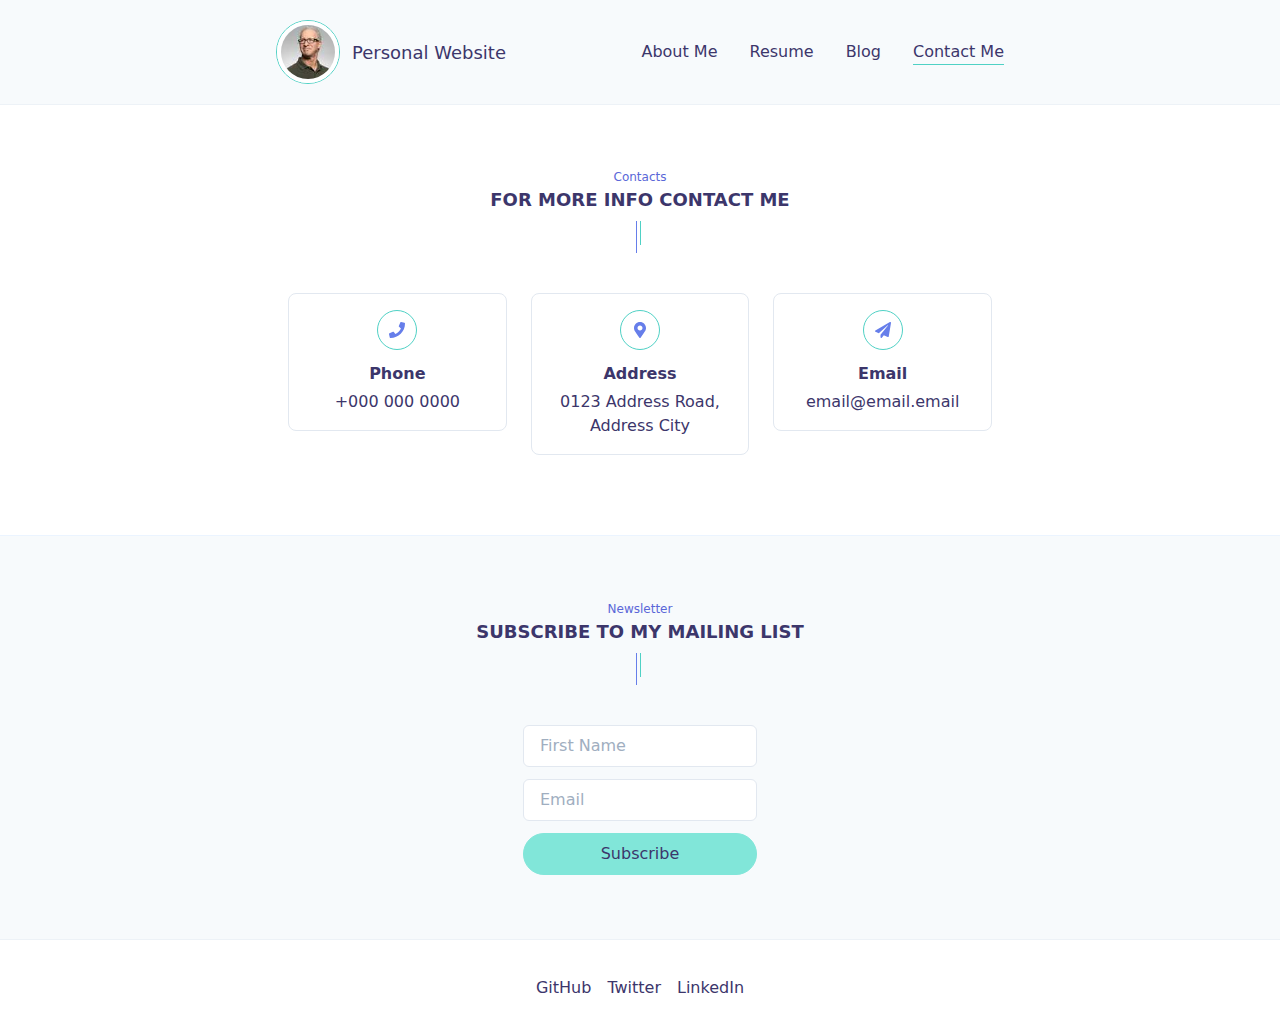
<file: contact/index.html>
<!DOCTYPE html><html lang="en"><head><meta charSet="utf-8"/><meta http-equiv="x-ua-compatible" content="ie=edge"/><meta name="viewport" content="width=device-width, initial-scale=1, shrink-to-fit=no"/><style data-href="/styles.7722eb0a10794545454a.css">/*! normalize.css v8.0.1 | MIT License | github.com/necolas/normalize.css */html{line-height:1.15;-webkit-text-size-adjust:100%}body{margin:0}main{display:block}h1{font-size:2em;margin:.67em 0}hr{box-sizing:content-box;height:0;overflow:visible}pre{font-family:monospace,monospace;font-size:1em}a{background-color:transparent}abbr[title]{border-bottom:none;text-decoration:underline;-webkit-text-decoration:underline dotted;text-decoration:underline dotted}b,strong{font-weight:bolder}code,kbd,samp{font-family:monospace,monospace;font-size:1em}small{font-size:80%}sub,sup{font-size:75%;line-height:0;position:relative;vertical-align:baseline}sub{bottom:-.25em}sup{top:-.5em}img{border-style:none}button,input,optgroup,select,textarea{font-family:inherit;font-size:100%;line-height:1.15;margin:0}button,input{overflow:visible}button,select{text-transform:none}[type=button],[type=reset],[type=submit],button{-webkit-appearance:button}[type=button]::-moz-focus-inner,[type=reset]::-moz-focus-inner,[type=submit]::-moz-focus-inner,button::-moz-focus-inner{border-style:none;padding:0}[type=button]:-moz-focusring,[type=reset]:-moz-focusring,[type=submit]:-moz-focusring,button:-moz-focusring{outline:1px dotted ButtonText}fieldset{padding:.35em .75em .625em}legend{box-sizing:border-box;color:inherit;display:table;max-width:100%;padding:0;white-space:normal}progress{vertical-align:baseline}textarea{overflow:auto}[type=checkbox],[type=radio]{box-sizing:border-box;padding:0}[type=number]::-webkit-inner-spin-button,[type=number]::-webkit-outer-spin-button{height:auto}[type=search]{-webkit-appearance:textfield;outline-offset:-2px}[type=search]::-webkit-search-decoration{-webkit-appearance:none}::-webkit-file-upload-button{-webkit-appearance:button;font:inherit}details{display:block}summary{display:list-item}[hidden],template{display:none}blockquote,dd,dl,figure,h1,h2,h3,h4,h5,h6,hr,p,pre{margin:0}button{background-color:transparent;background-image:none;padding:0}button:focus{outline:1px dotted;outline:5px auto -webkit-focus-ring-color}fieldset,ol,ul{margin:0;padding:0}ol,ul{list-style:none}html{font-family:system-ui,-apple-system,BlinkMacSystemFont,Segoe UI,Roboto,Helvetica Neue,Arial,Noto Sans,sans-serif,Apple Color Emoji,Segoe UI Emoji,Segoe UI Symbol,Noto Color Emoji;line-height:1.5}*,:after,:before{box-sizing:border-box;border:0 solid #e2e8f0}hr{border-top-width:1px}img{border-style:solid}textarea{resize:vertical}input::-moz-placeholder,textarea::-moz-placeholder{color:#a0aec0}input:-ms-input-placeholder,textarea:-ms-input-placeholder{color:#a0aec0}input::-ms-input-placeholder,textarea::-ms-input-placeholder{color:#a0aec0}input::placeholder,textarea::placeholder{color:#a0aec0}[role=button],button{cursor:pointer}table{border-collapse:collapse}h1,h2,h3,h4,h5,h6{font-size:inherit;font-weight:inherit}a{color:inherit;text-decoration:inherit}button,input,optgroup,select,textarea{padding:0;line-height:inherit;color:inherit}code,kbd,pre,samp{font-family:Menlo,Monaco,Consolas,Liberation Mono,Courier New,monospace}audio,canvas,embed,iframe,img,object,svg,video{display:block;vertical-align:middle}img,video{max-width:100%;height:auto}.container{width:100%}@media (min-width:640px){.container{max-width:640px}}@media (min-width:768px){.container{max-width:768px}}@media (min-width:1024px){.container{max-width:1024px}}@media (min-width:1280px){.container{max-width:1280px}}.appearance-none{-webkit-appearance:none;-moz-appearance:none;appearance:none}.bg-white{--bg-opacity:1;background-color:#fff;background-color:rgba(255,255,255,var(--bg-opacity))}.bg-gray-100{--bg-opacity:1;background-color:#f7fafc;background-color:rgba(247,250,252,var(--bg-opacity))}.bg-gray-300{--bg-opacity:1;background-color:#e2e8f0;background-color:rgba(226,232,240,var(--bg-opacity))}.bg-teal-300{--bg-opacity:1;background-color:#81e6d9;background-color:rgba(129,230,217,var(--bg-opacity))}.bg-teal-400{--bg-opacity:1;background-color:#4fd1c5;background-color:rgba(79,209,197,var(--bg-opacity))}.bg-indigo-100{--bg-opacity:1;background-color:#ebf4ff;background-color:rgba(235,244,255,var(--bg-opacity))}.bg-indigo-500{--bg-opacity:1;background-color:#667eea;background-color:rgba(102,126,234,var(--bg-opacity))}.border-transparent{border-color:transparent}.border-white{--border-opacity:1;border-color:#fff;border-color:rgba(255,255,255,var(--border-opacity))}.border-gray-200{--border-opacity:1;border-color:#edf2f7;border-color:rgba(237,242,247,var(--border-opacity))}.border-gray-300{--border-opacity:1;border-color:#e2e8f0;border-color:rgba(226,232,240,var(--border-opacity))}.border-teal-300{--border-opacity:1;border-color:#81e6d9;border-color:rgba(129,230,217,var(--border-opacity))}.border-teal-400{--border-opacity:1;border-color:#4fd1c5;border-color:rgba(79,209,197,var(--border-opacity))}.border-indigo-100{--border-opacity:1;border-color:#ebf4ff;border-color:rgba(235,244,255,var(--border-opacity))}.border-indigo-200{--border-opacity:1;border-color:#c3dafe;border-color:rgba(195,218,254,var(--border-opacity))}.rounded{border-radius:.25rem}.rounded-md{border-radius:.375rem}.rounded-lg{border-radius:.5rem}.rounded-full{border-radius:9999px}.border-4{border-width:4px}.border{border-width:1px}.border-t{border-top-width:1px}.border-b{border-bottom-width:1px}.border-l{border-left-width:1px}.cursor-pointer{cursor:pointer}.block{display:block}.inline-block{display:inline-block}.flex{display:flex}.hidden{display:none}.flex-col{flex-direction:column}.flex-wrap{flex-wrap:wrap}.items-end{align-items:flex-end}.items-center{align-items:center}.justify-center{justify-content:center}.justify-between{justify-content:space-between}.order-last{order:9999}.font-semibold{font-weight:600}.font-bold{font-weight:700}.h-2{height:.5rem}.h-3{height:.75rem}.h-5{height:1.25rem}.h-6{height:1.5rem}.h-8{height:2rem}.h-10{height:2.5rem}.h-16{height:4rem}.h-px{height:1px}.h-full{height:100%}.text-xs{font-size:.75rem}.text-lg{font-size:1.125rem}.leading-normal{line-height:1.5}.m-0{margin:0}.mx-2{margin-left:.5rem;margin-right:.5rem}.mx-3{margin-left:.75rem;margin-right:.75rem}.my-4{margin-top:1rem;margin-bottom:1rem}.mx-auto{margin-left:auto;margin-right:auto}.-mx-3{margin-left:-.75rem;margin-right:-.75rem}.ml-0{margin-left:0}.mt-1{margin-top:.25rem}.mb-1{margin-bottom:.25rem}.ml-1{margin-left:.25rem}.mr-2{margin-right:.5rem}.mb-2{margin-bottom:.5rem}.mt-3{margin-top:.75rem}.mr-3{margin-right:.75rem}.mb-3{margin-bottom:.75rem}.mt-4{margin-top:1rem}.mb-4{margin-bottom:1rem}.mb-6{margin-bottom:1.5rem}.mb-8{margin-bottom:2rem}.mt-10{margin-top:2.5rem}.mb-10{margin-bottom:2.5rem}.mt-auto{margin-top:auto}.mr-auto{margin-right:auto}.-mt-2{margin-top:-.5rem}.-mt-px{margin-top:-1px}.-mb-px{margin-bottom:-1px}.max-w-screen-sm{max-width:640px}.max-w-screen-md{max-width:768px}.min-h-screen{min-height:100vh}.opacity-0{opacity:0}.focus\:outline-none:focus{outline:0}.overflow-hidden{overflow:hidden}.p-3{padding:.75rem}.p-4{padding:1rem}.p-5{padding:1.25rem}.px-0{padding-left:0;padding-right:0}.py-1{padding-top:.25rem;padding-bottom:.25rem}.py-2{padding-top:.5rem;padding-bottom:.5rem}.px-2{padding-left:.5rem;padding-right:.5rem}.py-4{padding-top:1rem;padding-bottom:1rem}.px-4{padding-left:1rem;padding-right:1rem}.py-8{padding-top:2rem;padding-bottom:2rem}.px-8{padding-left:2rem;padding-right:2rem}.pb-0{padding-bottom:0}.pt-2{padding-top:.5rem}.absolute{position:absolute}.relative{position:relative}.left-0{left:0}.focus\:shadow-outline:focus{box-shadow:0 0 0 3px rgba(66,153,225,.5)}.text-left{text-align:left}.text-center{text-align:center}.text-indigo-500{--text-opacity:1;color:#667eea;color:rgba(102,126,234,var(--text-opacity))}.text-indigo-600{--text-opacity:1;color:#5a67d8;color:rgba(90,103,216,var(--text-opacity))}.text-indigo-900{--text-opacity:1;color:#3c366b;color:rgba(60,54,107,var(--text-opacity))}.hover\:text-indigo-600:hover{--text-opacity:1;color:#5a67d8;color:rgba(90,103,216,var(--text-opacity))}.hover\:text-indigo-700:hover{--text-opacity:1;color:#4c51bf;color:rgba(76,81,191,var(--text-opacity))}.hover\:text-indigo-900:hover{--text-opacity:1;color:#3c366b;color:rgba(60,54,107,var(--text-opacity))}.uppercase{text-transform:uppercase}.visible{visibility:visible}.invisible{visibility:hidden}.w-2{width:.5rem}.w-3{width:.75rem}.w-6{width:1.5rem}.w-8{width:2rem}.w-10{width:2.5rem}.w-16{width:4rem}.w-px{width:1px}.w-full{width:100%}.transform{--transform-translate-x:0;--transform-translate-y:0;--transform-rotate:0;--transform-skew-x:0;--transform-skew-y:0;--transform-scale-x:1;--transform-scale-y:1;transform:translateX(var(--transform-translate-x)) translateY(var(--transform-translate-y)) rotate(var(--transform-rotate)) skewX(var(--transform-skew-x)) skewY(var(--transform-skew-y)) scaleX(var(--transform-scale-x)) scaleY(var(--transform-scale-y))}.transition{transition-property:background-color,border-color,color,fill,stroke,opacity,box-shadow,transform}@media (min-width:640px){.sm\:flex{display:flex}.sm\:hidden{display:none}.sm\:flex-row{flex-direction:row}.sm\:order-none{order:0}.sm\:my-0{margin-bottom:0}.sm\:mt-0,.sm\:my-0{margin-top:0}.sm\:ml-8{margin-left:2rem}.sm\:py-16{padding-top:4rem;padding-bottom:4rem}.sm\:px-16{padding-left:4rem;padding-right:4rem}.sm\:w-auto{width:auto}.sm\:w-1\/2{width:50%}.sm\:w-1\/3{width:33.333333%}.sm\:w-2\/3{width:66.666667%}}</style><meta name="generator" content="Gatsby 2.24.2"/><title data-react-helmet="true">Contact | Personal Website</title><meta data-react-helmet="true" name="description" content="Personal Website based on Gatsby Markdown Personal Website Starter,."/><meta data-react-helmet="true" property="og:title" content="Contact"/><meta data-react-helmet="true" property="og:description" content="Personal Website based on Gatsby Markdown Personal Website Starter,."/><meta data-react-helmet="true" property="og:type" content="website"/><meta data-react-helmet="true" name="twitter:card" content="summary"/><meta data-react-helmet="true" name="twitter:creator" content="unoah"/><meta data-react-helmet="true" name="twitter:title" content="Contact"/><meta data-react-helmet="true" name="twitter:description" content="Personal Website based on Gatsby Markdown Personal Website Starter,."/><link rel="icon" href="/favicon-32x32.png?v=4a9773549091c227cd2eb82ccd9c5e3a"/><link rel="manifest" href="/manifest.webmanifest"/><meta name="theme-color" content="#81e6d9"/><link rel="apple-touch-icon" sizes="48x48" href="/icons/icon-48x48.png?v=4a9773549091c227cd2eb82ccd9c5e3a"/><link rel="apple-touch-icon" sizes="72x72" href="/icons/icon-72x72.png?v=4a9773549091c227cd2eb82ccd9c5e3a"/><link rel="apple-touch-icon" sizes="96x96" href="/icons/icon-96x96.png?v=4a9773549091c227cd2eb82ccd9c5e3a"/><link rel="apple-touch-icon" sizes="144x144" href="/icons/icon-144x144.png?v=4a9773549091c227cd2eb82ccd9c5e3a"/><link rel="apple-touch-icon" sizes="192x192" href="/icons/icon-192x192.png?v=4a9773549091c227cd2eb82ccd9c5e3a"/><link rel="apple-touch-icon" sizes="256x256" href="/icons/icon-256x256.png?v=4a9773549091c227cd2eb82ccd9c5e3a"/><link rel="apple-touch-icon" sizes="384x384" href="/icons/icon-384x384.png?v=4a9773549091c227cd2eb82ccd9c5e3a"/><link rel="apple-touch-icon" sizes="512x512" href="/icons/icon-512x512.png?v=4a9773549091c227cd2eb82ccd9c5e3a"/><style data-styled="" data-styled-version="5.1.1">.iEMlAB{-webkit-flex-direction:column;-ms-flex-direction:column;flex-direction:column;width:100%;-webkit-order:9999;-ms-flex-order:9999;order:9999;margin-top:1rem;margin-bottom:1rem;display:none;}/*!sc*/
@media (min-width:640px){.iEMlAB{display:-webkit-box;display:-webkit-flex;display:-ms-flexbox;display:flex;-webkit-flex-direction:row;-ms-flex-direction:row;flex-direction:row;width:auto;-webkit-order:0;-ms-flex-order:0;order:0;margin-top:0;margin-bottom:0;}}/*!sc*/
data-styled.g1[id="styles__MainNav-tfvd6b-0"]{content:"iEMlAB,"}/*!sc*/
.jEzooR{position:relative;color:#3c366b;border-bottom-width:1px;border-color:transparent;margin-left:0;margin-top:0.75rem;width:-webkit-max-content;width:-moz-max-content;width:max-content;}/*!sc*/
.jEzooR:hover{color:#3c366b;}/*!sc*/
@media (min-width:640px){.jEzooR{margin-left:2rem;margin-top:0;}}/*!sc*/
.jEzooR.active{border-color:#4fd1c5;}/*!sc*/
.jEzooR:before{position:absolute;width:100%;background-color:#4fd1c5;height:1px;left:0;visibility:hidden;content:'';bottom:-1px;-webkit-transform:scaleX(0);-ms-transform:scaleX(0);transform:scaleX(0);-webkit-transition:0.2s;transition:0.2s;}/*!sc*/
.jEzooR:hover:before{visibility:visible;-webkit-transform:scaleX(1);-ms-transform:scaleX(1);transform:scaleX(1);}/*!sc*/
data-styled.g2[id="styles__MainNavItem-tfvd6b-1"]{content:"jEzooR,"}/*!sc*/
.ffocJk{display:-webkit-box;display:-webkit-flex;display:-ms-flexbox;display:flex;-webkit-flex-direction:column;-ms-flex-direction:column;flex-direction:column;-webkit-align-items:flex-end;-webkit-box-align:flex-end;-ms-flex-align:flex-end;align-items:flex-end;-webkit-box-pack:center;-webkit-justify-content:center;-ms-flex-pack:center;justify-content:center;cursor:pointer;width:1.5rem;height:1.25rem;outline:none !important;}/*!sc*/
@media (min-width:640px){.ffocJk{display:none;}}/*!sc*/
.ffocJk span{background-color:#667eea;display:inline-block;width:1.5rem;height:1px;-webkit-transition:0.2s;transition:0.2s;}/*!sc*/
.ffocJk span:first-child{margin-bottom:0.25rem;-webkit-transform:none;-ms-transform:none;transform:none;}/*!sc*/
.ffocJk span:last-child{margin-top:0.25rem;-webkit-transform:none;-ms-transform:none;transform:none;}/*!sc*/
.ffocJk span:nth-child(2){background-color:#4fd1c5;display:inline-block;width:2rem;height:1px;opacity:undefined;-webkit-transform:none;-ms-transform:none;transform:none;}/*!sc*/
data-styled.g3[id="styles__ToogleMainNav-tfvd6b-2"]{content:"ffocJk,"}/*!sc*/
.eEQKDB{display:-webkit-box;display:-webkit-flex;display:-ms-flexbox;display:flex;-webkit-align-items:center;-webkit-box-align:center;-ms-flex-align:center;align-items:center;margin-right:auto;color:#3c366b;}/*!sc*/
.eEQKDB:hover{color:#3c366b;}/*!sc*/
data-styled.g4[id="styles__Logo-sc-1htb412-0"]{content:"eEQKDB,"}/*!sc*/
.QcwkG{font-size:1.125rem;}/*!sc*/
data-styled.g5[id="styles__Text-sc-1htb412-1"]{content:"QcwkG,"}/*!sc*/
.lbhmHD{width:4rem;height:4rem;margin-right:0.75rem;border-width:1px;border-color:#4fd1c5;border-radius:9999px;}/*!sc*/
.lbhmHD img{border-width:4px;border-color:#fff;border-radius:9999px;}/*!sc*/
data-styled.g6[id="styles__Image-sc-1htb412-2"]{content:"lbhmHD,"}/*!sc*/
.bUVlmo{display:-webkit-box;display:-webkit-flex;display:-ms-flexbox;display:flex;-webkit-flex-wrap:wrap;-ms-flex-wrap:wrap;flex-wrap:wrap;max-width:768px;width:100%;margin-left:auto;margin-right:auto;padding:1.25rem;padding-top:2rem;padding-bottom:2rem;}/*!sc*/
@media (min-width:640px){.bUVlmo{padding-top:4rem;padding-bottom:4rem;}}/*!sc*/
.dEbPzi{display:-webkit-box;display:-webkit-flex;display:-ms-flexbox;display:flex;-webkit-flex-wrap:wrap;-ms-flex-wrap:wrap;flex-wrap:wrap;max-width:768px;width:100%;margin-left:auto;margin-right:auto;padding:1.25rem;}/*!sc*/
data-styled.g7[id="styles__Container-sc-778ylr-0"]{content:"bUVlmo,dEbPzi,"}/*!sc*/
.BgBHt{background-color:#f7fafc;border-bottom-width:1px;border-color:#edf2f7;margin-bottom:-1px;}/*!sc*/
data-styled.g8[id="styles__Header-sc-1k6ah8y-0"]{content:"BgBHt,"}/*!sc*/
.fSgKtM{display:-webkit-box;display:-webkit-flex;display:-ms-flexbox;display:flex;-webkit-flex-wrap:wrap;-ms-flex-wrap:wrap;flex-wrap:wrap;max-width:768px;width:100%;margin-left:auto;margin-right:auto;padding:1.25rem;-webkit-align-items:center;-webkit-box-align:center;-ms-flex-align:center;align-items:center;}/*!sc*/
data-styled.g9[id="styles__Wrapper-sc-1k6ah8y-1"]{content:"fSgKtM,"}/*!sc*/
.lodfUL{border-top-width:1px;border-color:#edf2f7;padding-top:1rem;padding-bottom:1rem;}/*!sc*/
data-styled.g10[id="styles__Footer-sc-68em57-0"]{content:"lodfUL,"}/*!sc*/
.hqwYpU{display:-webkit-box;display:-webkit-flex;display:-ms-flexbox;display:flex;-webkit-align-items:center;-webkit-box-align:center;-ms-flex-align:center;align-items:center;-webkit-box-pack:center;-webkit-justify-content:center;-ms-flex-pack:center;justify-content:center;width:100%;}/*!sc*/
.hqwYpU a{color:#3c366b;margin-left:0.5rem;margin-right:0.5rem;}/*!sc*/
.hqwYpU a:hover{color:#5a67d8;}/*!sc*/
data-styled.g11[id="styles__Links-sc-68em57-1"]{content:"hqwYpU,"}/*!sc*/
.csqvgI{color:#3c366b;margin-left:0.5rem;margin-right:0.5rem;}/*!sc*/
.csqvgI:hover{color:#5a67d8;}/*!sc*/
data-styled.g12[id="styles__Link-sc-68em57-2"]{content:"csqvgI,"}/*!sc*/
.iFmhox{outline:none !important;padding-top:0.5rem;padding-bottom:0.5rem;padding-left:2rem;padding-right:2rem;border-radius:9999px;border-width:1px;border-color:#81e6d9;color:#3c366b;background-color:#81e6d9;width:100%;}/*!sc*/
data-styled.g13[id="styles__Button-x9nkxn-0"]{content:"iFmhox,"}/*!sc*/
.coXmJC{display:-webkit-box;display:-webkit-flex;display:-ms-flexbox;display:flex;-webkit-flex-direction:column;-ms-flex-direction:column;flex-direction:column;width:100%;}/*!sc*/
data-styled.g14[id="styles__TitleSection-sc-1vgflre-0"]{content:"coXmJC,"}/*!sc*/
.cWXrXS{text-transform:uppercase;margin-bottom:1rem;font-size:1.125rem;font-weight:700;width:100%;text-align:left;text-align:center;}/*!sc*/
data-styled.g15[id="styles__Title-sc-1vgflre-1"]{content:"cWXrXS,"}/*!sc*/
.cSxChP{font-size:0.75rem;color:#5a67d8;width:100%;text-align:left;text-align:center;}/*!sc*/
data-styled.g16[id="styles__SubTitle-sc-1vgflre-2"]{content:"cSxChP,"}/*!sc*/
.dKbiNw{position:relative;width:0.5rem;height:2rem;margin-bottom:1.5rem;margin-top:-0.5rem;margin-left:auto;margin-right:auto;}/*!sc*/
.dKbiNw:before{content:'';background-color:#667eea;height:100%;width:1px;position:absolute;left:0;}/*!sc*/
.dKbiNw:after{content:'';background-color:#4fd1c5;height:1.5rem;width:1px;position:absolute;margin-left:0.25rem;}/*!sc*/
data-styled.g17[id="styles__Separator-sc-1vgflre-3"]{content:"dKbiNw,"}/*!sc*/
.khAnmw{background-color:#f7fafc;border-top-width:1px;border-color:#ebf4ff;margin-top:auto;}/*!sc*/
data-styled.g18[id="styles__Newsletter-it3ogp-0"]{content:"khAnmw,"}/*!sc*/
.elEdXm{display:-webkit-box;display:-webkit-flex;display:-ms-flexbox;display:flex;-webkit-flex-direction:column;-ms-flex-direction:column;flex-direction:column;-webkit-align-items:center;-webkit-box-align:center;-ms-flex-align:center;align-items:center;-webkit-box-pack:center;-webkit-justify-content:center;-ms-flex-pack:center;justify-content:center;margin-left:auto;margin-right:auto;margin-top:1rem;}/*!sc*/
data-styled.g19[id="styles__Form-it3ogp-1"]{content:"elEdXm,"}/*!sc*/
.IihBN{background-color:#fff;border-width:1px;border-color:#e2e8f0;border-radius:0.375rem;padding-top:0.5rem;padding-bottom:0.5rem;padding-left:1rem;padding-right:1rem;display:block;width:100%;-webkit-appearance:none;-moz-appearance:none;appearance:none;line-height:1.5;margin-bottom:0.75rem;}/*!sc*/
.IihBN:focus{outline:0;box-shadow:0 0 0 3px rgba(66,153,225,0.5);}/*!sc*/
data-styled.g20[id="styles__Input-it3ogp-2"]{content:"IihBN,"}/*!sc*/
.dTkoeq{display:-webkit-box;display:-webkit-flex;display:-ms-flexbox;display:flex;-webkit-flex-direction:column;-ms-flex-direction:column;flex-direction:column;min-height:100vh;}/*!sc*/
data-styled.g21[id="styles__Layout-sc-186sluc-0"]{content:"dTkoeq,"}/*!sc*/
.dDbWmp{display:-webkit-box;display:-webkit-flex;display:-ms-flexbox;display:flex;-webkit-flex-direction:column;-ms-flex-direction:column;flex-direction:column;margin-top:1rem;margin-bottom:1rem;margin-left:0.75rem;margin-right:0.75rem;padding:1rem;background-color:#fff;border-radius:0.5rem;border-width:1px;border-color:#e2e8f0;-webkit-align-items:center;-webkit-box-align:center;-ms-flex-align:center;align-items:center;}/*!sc*/
data-styled.g32[id="styles__InfoBlock-sc-150s2fh-0"]{content:"dDbWmp,"}/*!sc*/
.gtGCSn{display:-webkit-box;display:-webkit-flex;display:-ms-flexbox;display:flex;-webkit-align-items:center;-webkit-box-align:center;-ms-flex-align:center;align-items:center;-webkit-box-pack:center;-webkit-justify-content:center;-ms-flex-pack:center;justify-content:center;width:2.5rem;height:2.5rem;color:#667eea;border-width:1px;border-color:#4fd1c5;border-radius:9999px;margin-bottom:0.5rem;}/*!sc*/
data-styled.g33[id="styles__Icon-sc-150s2fh-1"]{content:"gtGCSn,"}/*!sc*/
.fwlSAz{text-align:center;}/*!sc*/
data-styled.g34[id="styles__Wrapper-sc-150s2fh-2"]{content:"fwlSAz,"}/*!sc*/
.eJrkoC{margin-top:0.25rem;font-weight:600;}/*!sc*/
data-styled.g35[id="styles__Title-sc-150s2fh-3"]{content:"eJrkoC,"}/*!sc*/
.bPQXGQ{margin-top:0.25rem;}/*!sc*/
data-styled.g36[id="styles__Content-sc-150s2fh-4"]{content:"bPQXGQ,"}/*!sc*/
.eolAaa{width:100%;}/*!sc*/
@media (min-width:640px){.eolAaa{width:33.333333%;}}/*!sc*/
data-styled.g37[id="styles__ContactInfoItem-zz3ck1-0"]{content:"eolAaa,"}/*!sc*/
body{margin:0;color:#3c366b;background-color:#fff;}/*!sc*/
a{color:#5a67d8;}/*!sc*/
a:hover{color:#4c51bf;}/*!sc*/
p + p{margin-top:0.75rem;}/*!sc*/
data-styled.g60[id="sc-global-SVgEa1"]{content:"sc-global-SVgEa1,"}/*!sc*/
</style><link as="script" rel="preload" href="/webpack-runtime-f6971728cc2917777eed.js"/><link as="script" rel="preload" href="/framework-a38040c4749cf445737f.js"/><link as="script" rel="preload" href="/app-f325c2c287f18fd73f08.js"/><link as="script" rel="preload" href="/styles-2d82ac8e3afc0c213061.js"/><link as="script" rel="preload" href="/05d954cf-0224e19418a94d1b6294.js"/><link as="script" rel="preload" href="/cb1608f2-a06c034d4d3a7ee565a2.js"/><link as="script" rel="preload" href="/a9a7754c-43a8b11efd11b6f0dcc5.js"/><link as="script" rel="preload" href="/606b7654f45e02505c5c661d254f81830592203a-cbcab81d681049f722f7.js"/><link as="script" rel="preload" href="/bd73a8745c80610a3eb2227d6d47e80b775bdada-1ebda805e073fe7fdf95.js"/><link as="script" rel="preload" href="/component---src-pages-contact-tsx-6d598b4825f28845cf1f.js"/><link as="fetch" rel="preload" href="/page-data/contact/page-data.json" crossorigin="anonymous"/><link as="fetch" rel="preload" href="/page-data/app-data.json" crossorigin="anonymous"/></head><body><div id="___gatsby"><div style="outline:none" tabindex="-1" id="gatsby-focus-wrapper"><main class="styles__Layout-sc-186sluc-0 dTkoeq"><header class="styles__Header-sc-1k6ah8y-0 BgBHt"><div class="styles__Container-sc-778ylr-0 styles__Wrapper-sc-1k6ah8y-1 fSgKtM"><a class="styles__Logo-sc-1htb412-0 eEQKDB" href="/"><figure class="styles__Image-sc-1htb412-2 lbhmHD"><div class=" gatsby-image-wrapper" style="position:relative;overflow:hidden"><div aria-hidden="true" style="width:100%;padding-bottom:100%"></div><img aria-hidden="true" src="[data-uri]" alt="Personal Website" style="position:absolute;top:0;left:0;width:100%;height:100%;object-fit:cover;object-position:center;opacity:1;transition-delay:500ms"/><noscript><picture><source srcset="/static/8197c5dd88f727e615977a0e3c1de22c/a0bab/profile.jpg 20w,
/static/8197c5dd88f727e615977a0e3c1de22c/b13df/profile.jpg 40w,
/static/8197c5dd88f727e615977a0e3c1de22c/4e333/profile.jpg 80w,
/static/8197c5dd88f727e615977a0e3c1de22c/b2712/profile.jpg 120w,
/static/8197c5dd88f727e615977a0e3c1de22c/e75b5/profile.jpg 160w,
/static/8197c5dd88f727e615977a0e3c1de22c/14b42/profile.jpg 800w" sizes="(max-width: 80px) 100vw, 80px" /><img loading="lazy" sizes="(max-width: 80px) 100vw, 80px" srcset="/static/8197c5dd88f727e615977a0e3c1de22c/a0bab/profile.jpg 20w,
/static/8197c5dd88f727e615977a0e3c1de22c/b13df/profile.jpg 40w,
/static/8197c5dd88f727e615977a0e3c1de22c/4e333/profile.jpg 80w,
/static/8197c5dd88f727e615977a0e3c1de22c/b2712/profile.jpg 120w,
/static/8197c5dd88f727e615977a0e3c1de22c/e75b5/profile.jpg 160w,
/static/8197c5dd88f727e615977a0e3c1de22c/14b42/profile.jpg 800w" src="/static/8197c5dd88f727e615977a0e3c1de22c/4e333/profile.jpg" alt="Personal Website" style="position:absolute;top:0;left:0;opacity:1;width:100%;height:100%;object-fit:cover;object-position:center"/></picture></noscript></div></figure><h1 class="styles__Text-sc-1htb412-1 QcwkG">Personal Website</h1></a><nav class="styles__MainNav-tfvd6b-0 iEMlAB"><a whileTap="[object Object]" class="styles__MainNavItem-tfvd6b-1 jEzooR" href="/">About Me</a><a whileTap="[object Object]" class="styles__MainNavItem-tfvd6b-1 jEzooR" href="/resume/">Resume</a><a whileTap="[object Object]" class="styles__MainNavItem-tfvd6b-1 jEzooR" href="/blog/">Blog</a><a aria-current="page" whileTap="[object Object]" class="styles__MainNavItem-tfvd6b-1 jEzooR active" href="/contact/">Contact Me</a></nav><button class="styles__ToogleMainNav-tfvd6b-2 ffocJk"><span></span><span></span><span></span></button></div></header><div style="opacity:0;transform:translateY(30px) translateZ(0)"><div class="styles__Container-sc-778ylr-0 bUVlmo"><div class="styles__TitleSection-sc-1vgflre-0 coXmJC"><h4 class="styles__SubTitle-sc-1vgflre-2 cSxChP">Contacts</h4><h2 class="styles__Title-sc-1vgflre-1 cWXrXS">For more info contact me</h2><h2 class="styles__Separator-sc-1vgflre-3 dKbiNw"></h2></div><div class="styles__ContactInfoItem-zz3ck1-0 eolAaa"><div class="styles__InfoBlock-sc-150s2fh-0 dDbWmp"><span class="styles__Icon-sc-150s2fh-1 gtGCSn"><svg aria-hidden="true" focusable="false" data-prefix="fas" data-icon="phone" class="svg-inline--fa fa-phone fa-w-16 " role="img" xmlns="http://www.w3.org/2000/svg" viewBox="0 0 512 512"><path fill="currentColor" d="M493.4 24.6l-104-24c-11.3-2.6-22.9 3.3-27.5 13.9l-48 112c-4.2 9.8-1.4 21.3 6.9 28l60.6 49.6c-36 76.7-98.9 140.5-177.2 177.2l-49.6-60.6c-6.8-8.3-18.2-11.1-28-6.9l-112 48C3.9 366.5-2 378.1.6 389.4l24 104C27.1 504.2 36.7 512 48 512c256.1 0 464-207.5 464-464 0-11.2-7.7-20.9-18.6-23.4z"></path></svg></span><div class="styles__Wrapper-sc-150s2fh-2 fwlSAz"><h3 class="styles__Title-sc-150s2fh-3 eJrkoC">Phone</h3><p class="styles__Content-sc-150s2fh-4 bPQXGQ">+000 000 0000</p></div></div></div><div class="styles__ContactInfoItem-zz3ck1-0 eolAaa"><div class="styles__InfoBlock-sc-150s2fh-0 dDbWmp"><span class="styles__Icon-sc-150s2fh-1 gtGCSn"><svg aria-hidden="true" focusable="false" data-prefix="fas" data-icon="map-marker-alt" class="svg-inline--fa fa-map-marker-alt fa-w-12 " role="img" xmlns="http://www.w3.org/2000/svg" viewBox="0 0 384 512"><path fill="currentColor" d="M172.268 501.67C26.97 291.031 0 269.413 0 192 0 85.961 85.961 0 192 0s192 85.961 192 192c0 77.413-26.97 99.031-172.268 309.67-9.535 13.774-29.93 13.773-39.464 0zM192 272c44.183 0 80-35.817 80-80s-35.817-80-80-80-80 35.817-80 80 35.817 80 80 80z"></path></svg></span><div class="styles__Wrapper-sc-150s2fh-2 fwlSAz"><h3 class="styles__Title-sc-150s2fh-3 eJrkoC">Address</h3><p class="styles__Content-sc-150s2fh-4 bPQXGQ">0123 Address Road, Address City</p></div></div></div><div class="styles__ContactInfoItem-zz3ck1-0 eolAaa"><div class="styles__InfoBlock-sc-150s2fh-0 dDbWmp"><span class="styles__Icon-sc-150s2fh-1 gtGCSn"><svg aria-hidden="true" focusable="false" data-prefix="fas" data-icon="paper-plane" class="svg-inline--fa fa-paper-plane fa-w-16 " role="img" xmlns="http://www.w3.org/2000/svg" viewBox="0 0 512 512"><path fill="currentColor" d="M476 3.2L12.5 270.6c-18.1 10.4-15.8 35.6 2.2 43.2L121 358.4l287.3-253.2c5.5-4.9 13.3 2.6 8.6 8.3L176 407v80.5c0 23.6 28.5 32.9 42.5 15.8L282 426l124.6 52.2c14.2 6 30.4-2.9 33-18.2l72-432C515 7.8 493.3-6.8 476 3.2z"></path></svg></span><div class="styles__Wrapper-sc-150s2fh-2 fwlSAz"><h3 class="styles__Title-sc-150s2fh-3 eJrkoC">Email</h3><p class="styles__Content-sc-150s2fh-4 bPQXGQ">email@email.email</p></div></div></div></div><section class="styles__Newsletter-it3ogp-0 khAnmw"><div class="styles__Container-sc-778ylr-0 bUVlmo"><div class="styles__TitleSection-sc-1vgflre-0 coXmJC"><h4 class="styles__SubTitle-sc-1vgflre-2 cSxChP">Newsletter </h4><h2 class="styles__Title-sc-1vgflre-1 cWXrXS">Subscribe to my mailing list</h2><h2 class="styles__Separator-sc-1vgflre-3 dKbiNw"></h2></div><div class="styles__Form-it3ogp-1 elEdXm"><input type="text" placeholder="First Name" class="styles__Input-it3ogp-2 IihBN"/><input type="email" placeholder="Email" class="styles__Input-it3ogp-2 IihBN"/><button class="styles__Button-x9nkxn-0 iFmhox">Subscribe</button></div></div></section><footer class="styles__Footer-sc-68em57-0 lodfUL"><div class="styles__Container-sc-778ylr-0 dEbPzi"><div class="styles__Links-sc-68em57-1 hqwYpU"><a href="https://github.com/unoah" rel="noreferrer noopener" target="_blank" class="styles__Link-sc-68em57-2 csqvgI">GitHub</a><a href="https://twitter.com/" rel="noreferrer noopener" target="_blank" class="styles__Link-sc-68em57-2 csqvgI">Twitter</a><a href="https://www.linkedin.com/" rel="noreferrer noopener" target="_blank" class="styles__Link-sc-68em57-2 csqvgI">LinkedIn</a></div></div></footer></div></main></div><div id="gatsby-announcer" style="position:absolute;top:0;width:1px;height:1px;padding:0;overflow:hidden;clip:rect(0, 0, 0, 0);white-space:nowrap;border:0" aria-live="assertive" aria-atomic="true"></div></div><script id="gatsby-script-loader">/*<![CDATA[*/window.pagePath="/contact/";/*]]>*/</script><script id="gatsby-chunk-mapping">/*<![CDATA[*/window.___chunkMapping={"polyfill":["/polyfill-7c59e5ef69ebf4d04312.js"],"app":["/app-f325c2c287f18fd73f08.js"],"component---cache-caches-gatsby-plugin-offline-app-shell-js":["/component---cache-caches-gatsby-plugin-offline-app-shell-js-4dfecd1f2d0e74648e38.js"],"component---src-pages-404-tsx":["/component---src-pages-404-tsx-bfb39d8368f48cc05ef2.js"],"component---src-pages-blog-tsx":["/component---src-pages-blog-tsx-b4974a90a34a9b7879c7.js"],"component---src-pages-contact-tsx":["/component---src-pages-contact-tsx-6d598b4825f28845cf1f.js"],"component---src-pages-index-tsx":["/component---src-pages-index-tsx-6fc3f66a190bde589f41.js"],"component---src-pages-resume-tsx":["/component---src-pages-resume-tsx-a5fb2535d65457c4ddd2.js"],"component---src-templates-blog-post-index-tsx":["/component---src-templates-blog-post-index-tsx-02a59cbf92a953fd9a2c.js"]};/*]]>*/</script><script src="/polyfill-7c59e5ef69ebf4d04312.js" nomodule=""></script><script src="/component---src-pages-contact-tsx-6d598b4825f28845cf1f.js" async=""></script><script src="/bd73a8745c80610a3eb2227d6d47e80b775bdada-1ebda805e073fe7fdf95.js" async=""></script><script src="/606b7654f45e02505c5c661d254f81830592203a-cbcab81d681049f722f7.js" async=""></script><script src="/a9a7754c-43a8b11efd11b6f0dcc5.js" async=""></script><script src="/cb1608f2-a06c034d4d3a7ee565a2.js" async=""></script><script src="/05d954cf-0224e19418a94d1b6294.js" async=""></script><script src="/styles-2d82ac8e3afc0c213061.js" async=""></script><script src="/app-f325c2c287f18fd73f08.js" async=""></script><script src="/framework-a38040c4749cf445737f.js" async=""></script><script src="/webpack-runtime-f6971728cc2917777eed.js" async=""></script></body></html>
</file>
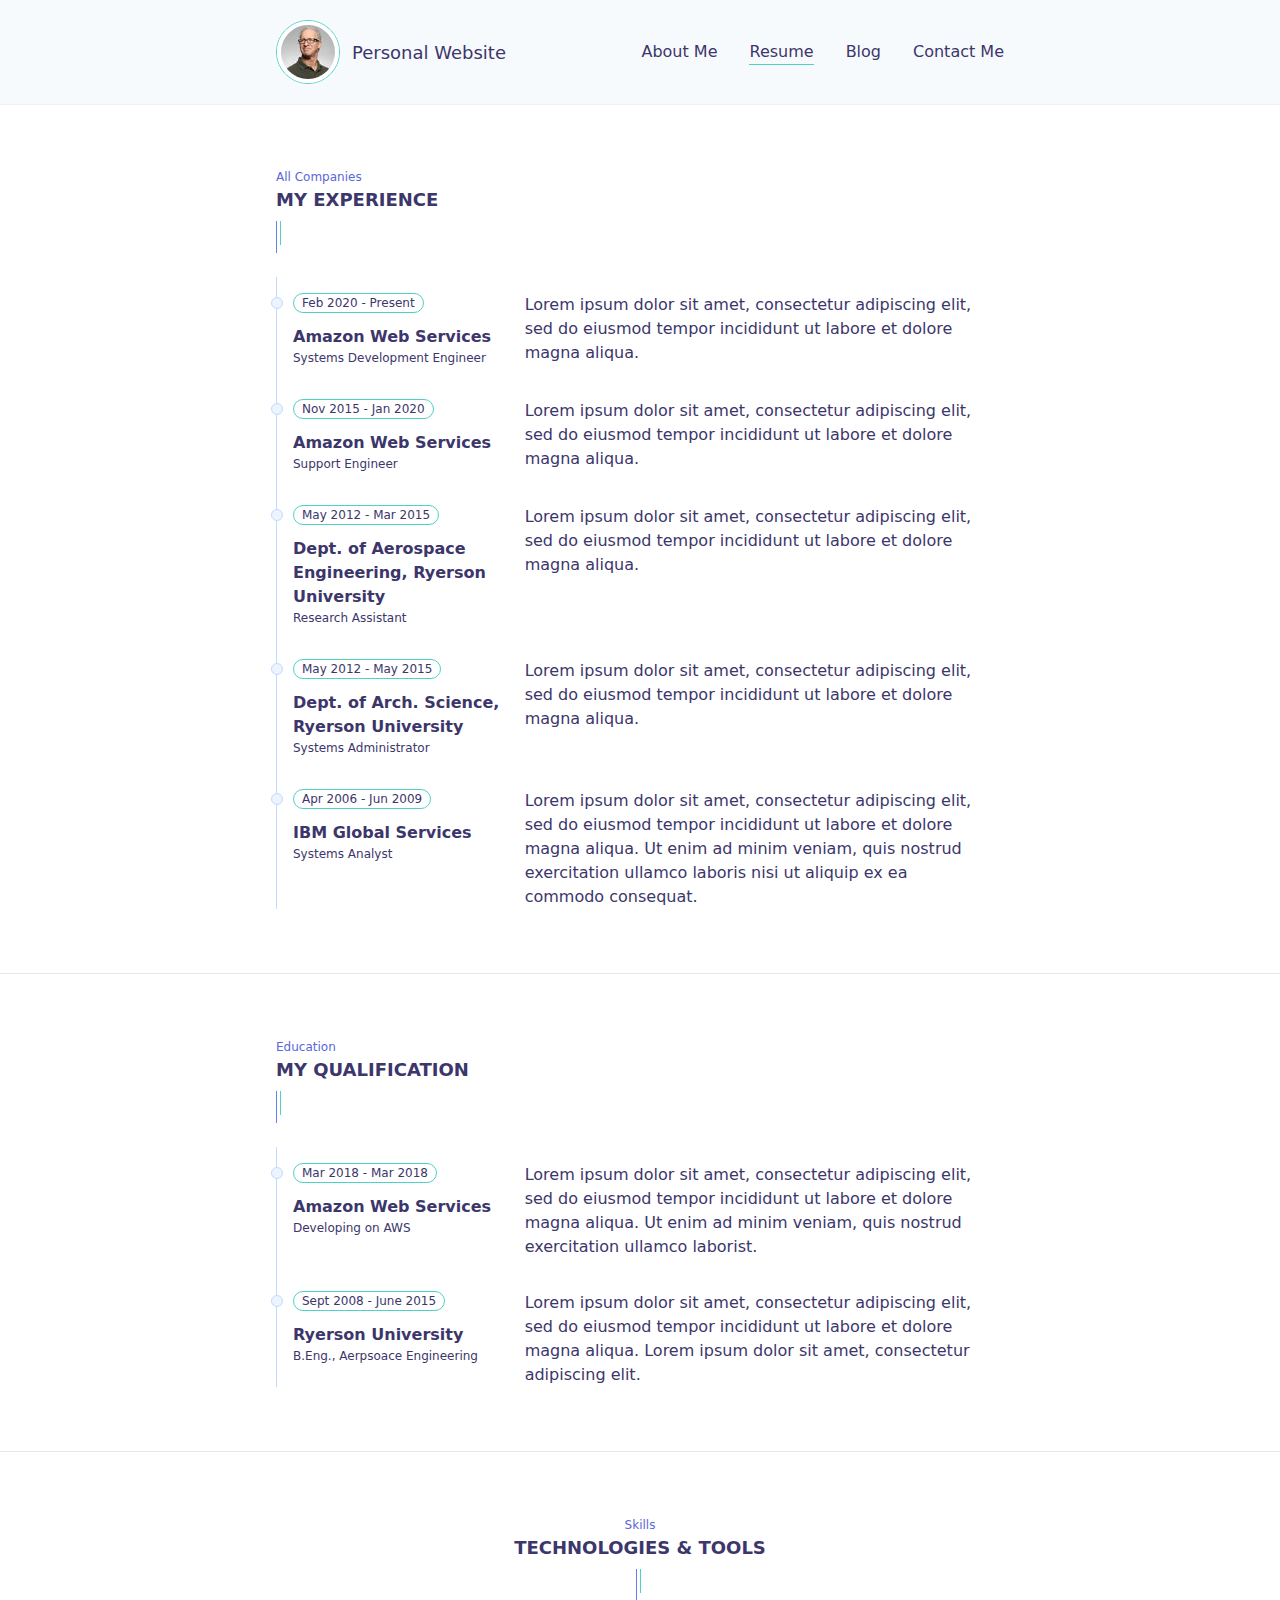
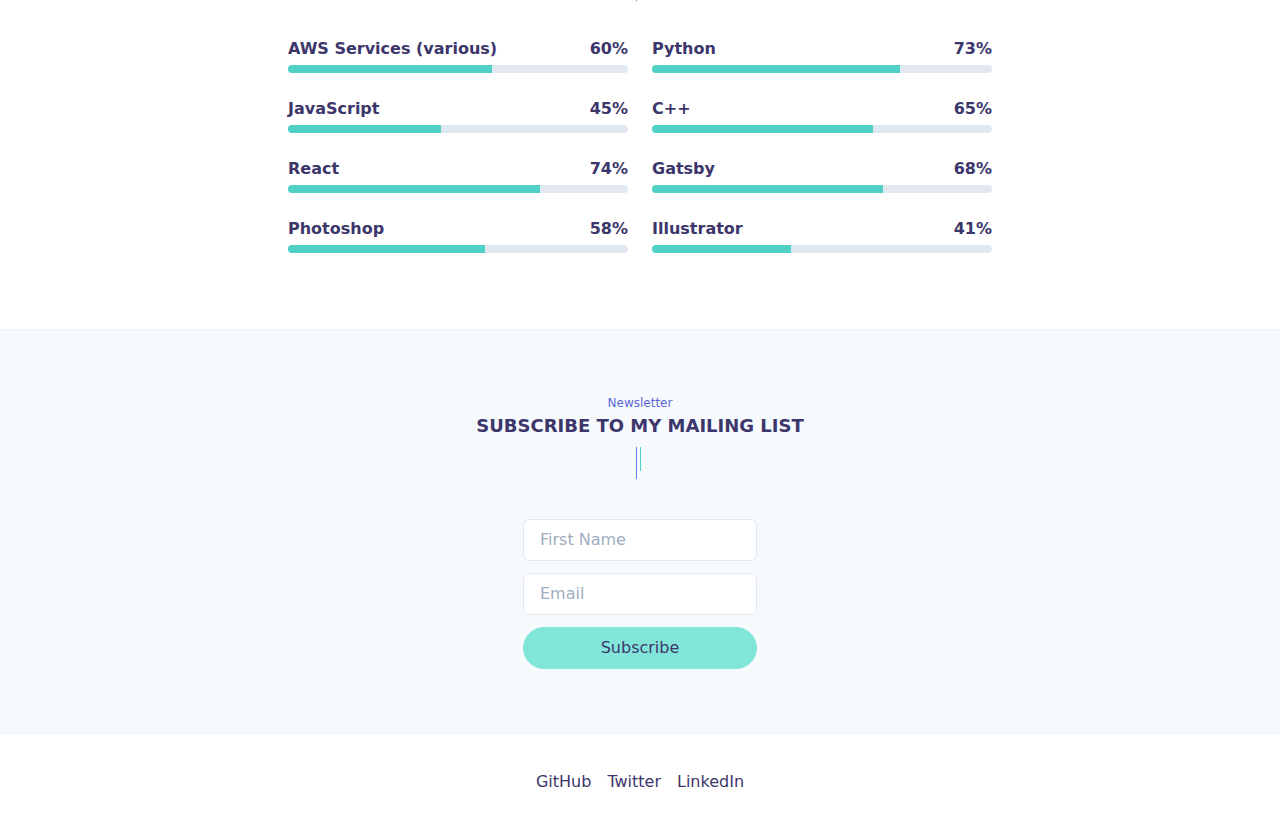
<file: resume/index.html>
<!DOCTYPE html><html lang="en"><head><meta charSet="utf-8"/><meta http-equiv="x-ua-compatible" content="ie=edge"/><meta name="viewport" content="width=device-width, initial-scale=1, shrink-to-fit=no"/><style data-href="/styles.7722eb0a10794545454a.css">/*! normalize.css v8.0.1 | MIT License | github.com/necolas/normalize.css */html{line-height:1.15;-webkit-text-size-adjust:100%}body{margin:0}main{display:block}h1{font-size:2em;margin:.67em 0}hr{box-sizing:content-box;height:0;overflow:visible}pre{font-family:monospace,monospace;font-size:1em}a{background-color:transparent}abbr[title]{border-bottom:none;text-decoration:underline;-webkit-text-decoration:underline dotted;text-decoration:underline dotted}b,strong{font-weight:bolder}code,kbd,samp{font-family:monospace,monospace;font-size:1em}small{font-size:80%}sub,sup{font-size:75%;line-height:0;position:relative;vertical-align:baseline}sub{bottom:-.25em}sup{top:-.5em}img{border-style:none}button,input,optgroup,select,textarea{font-family:inherit;font-size:100%;line-height:1.15;margin:0}button,input{overflow:visible}button,select{text-transform:none}[type=button],[type=reset],[type=submit],button{-webkit-appearance:button}[type=button]::-moz-focus-inner,[type=reset]::-moz-focus-inner,[type=submit]::-moz-focus-inner,button::-moz-focus-inner{border-style:none;padding:0}[type=button]:-moz-focusring,[type=reset]:-moz-focusring,[type=submit]:-moz-focusring,button:-moz-focusring{outline:1px dotted ButtonText}fieldset{padding:.35em .75em .625em}legend{box-sizing:border-box;color:inherit;display:table;max-width:100%;padding:0;white-space:normal}progress{vertical-align:baseline}textarea{overflow:auto}[type=checkbox],[type=radio]{box-sizing:border-box;padding:0}[type=number]::-webkit-inner-spin-button,[type=number]::-webkit-outer-spin-button{height:auto}[type=search]{-webkit-appearance:textfield;outline-offset:-2px}[type=search]::-webkit-search-decoration{-webkit-appearance:none}::-webkit-file-upload-button{-webkit-appearance:button;font:inherit}details{display:block}summary{display:list-item}[hidden],template{display:none}blockquote,dd,dl,figure,h1,h2,h3,h4,h5,h6,hr,p,pre{margin:0}button{background-color:transparent;background-image:none;padding:0}button:focus{outline:1px dotted;outline:5px auto -webkit-focus-ring-color}fieldset,ol,ul{margin:0;padding:0}ol,ul{list-style:none}html{font-family:system-ui,-apple-system,BlinkMacSystemFont,Segoe UI,Roboto,Helvetica Neue,Arial,Noto Sans,sans-serif,Apple Color Emoji,Segoe UI Emoji,Segoe UI Symbol,Noto Color Emoji;line-height:1.5}*,:after,:before{box-sizing:border-box;border:0 solid #e2e8f0}hr{border-top-width:1px}img{border-style:solid}textarea{resize:vertical}input::-moz-placeholder,textarea::-moz-placeholder{color:#a0aec0}input:-ms-input-placeholder,textarea:-ms-input-placeholder{color:#a0aec0}input::-ms-input-placeholder,textarea::-ms-input-placeholder{color:#a0aec0}input::placeholder,textarea::placeholder{color:#a0aec0}[role=button],button{cursor:pointer}table{border-collapse:collapse}h1,h2,h3,h4,h5,h6{font-size:inherit;font-weight:inherit}a{color:inherit;text-decoration:inherit}button,input,optgroup,select,textarea{padding:0;line-height:inherit;color:inherit}code,kbd,pre,samp{font-family:Menlo,Monaco,Consolas,Liberation Mono,Courier New,monospace}audio,canvas,embed,iframe,img,object,svg,video{display:block;vertical-align:middle}img,video{max-width:100%;height:auto}.container{width:100%}@media (min-width:640px){.container{max-width:640px}}@media (min-width:768px){.container{max-width:768px}}@media (min-width:1024px){.container{max-width:1024px}}@media (min-width:1280px){.container{max-width:1280px}}.appearance-none{-webkit-appearance:none;-moz-appearance:none;appearance:none}.bg-white{--bg-opacity:1;background-color:#fff;background-color:rgba(255,255,255,var(--bg-opacity))}.bg-gray-100{--bg-opacity:1;background-color:#f7fafc;background-color:rgba(247,250,252,var(--bg-opacity))}.bg-gray-300{--bg-opacity:1;background-color:#e2e8f0;background-color:rgba(226,232,240,var(--bg-opacity))}.bg-teal-300{--bg-opacity:1;background-color:#81e6d9;background-color:rgba(129,230,217,var(--bg-opacity))}.bg-teal-400{--bg-opacity:1;background-color:#4fd1c5;background-color:rgba(79,209,197,var(--bg-opacity))}.bg-indigo-100{--bg-opacity:1;background-color:#ebf4ff;background-color:rgba(235,244,255,var(--bg-opacity))}.bg-indigo-500{--bg-opacity:1;background-color:#667eea;background-color:rgba(102,126,234,var(--bg-opacity))}.border-transparent{border-color:transparent}.border-white{--border-opacity:1;border-color:#fff;border-color:rgba(255,255,255,var(--border-opacity))}.border-gray-200{--border-opacity:1;border-color:#edf2f7;border-color:rgba(237,242,247,var(--border-opacity))}.border-gray-300{--border-opacity:1;border-color:#e2e8f0;border-color:rgba(226,232,240,var(--border-opacity))}.border-teal-300{--border-opacity:1;border-color:#81e6d9;border-color:rgba(129,230,217,var(--border-opacity))}.border-teal-400{--border-opacity:1;border-color:#4fd1c5;border-color:rgba(79,209,197,var(--border-opacity))}.border-indigo-100{--border-opacity:1;border-color:#ebf4ff;border-color:rgba(235,244,255,var(--border-opacity))}.border-indigo-200{--border-opacity:1;border-color:#c3dafe;border-color:rgba(195,218,254,var(--border-opacity))}.rounded{border-radius:.25rem}.rounded-md{border-radius:.375rem}.rounded-lg{border-radius:.5rem}.rounded-full{border-radius:9999px}.border-4{border-width:4px}.border{border-width:1px}.border-t{border-top-width:1px}.border-b{border-bottom-width:1px}.border-l{border-left-width:1px}.cursor-pointer{cursor:pointer}.block{display:block}.inline-block{display:inline-block}.flex{display:flex}.hidden{display:none}.flex-col{flex-direction:column}.flex-wrap{flex-wrap:wrap}.items-end{align-items:flex-end}.items-center{align-items:center}.justify-center{justify-content:center}.justify-between{justify-content:space-between}.order-last{order:9999}.font-semibold{font-weight:600}.font-bold{font-weight:700}.h-2{height:.5rem}.h-3{height:.75rem}.h-5{height:1.25rem}.h-6{height:1.5rem}.h-8{height:2rem}.h-10{height:2.5rem}.h-16{height:4rem}.h-px{height:1px}.h-full{height:100%}.text-xs{font-size:.75rem}.text-lg{font-size:1.125rem}.leading-normal{line-height:1.5}.m-0{margin:0}.mx-2{margin-left:.5rem;margin-right:.5rem}.mx-3{margin-left:.75rem;margin-right:.75rem}.my-4{margin-top:1rem;margin-bottom:1rem}.mx-auto{margin-left:auto;margin-right:auto}.-mx-3{margin-left:-.75rem;margin-right:-.75rem}.ml-0{margin-left:0}.mt-1{margin-top:.25rem}.mb-1{margin-bottom:.25rem}.ml-1{margin-left:.25rem}.mr-2{margin-right:.5rem}.mb-2{margin-bottom:.5rem}.mt-3{margin-top:.75rem}.mr-3{margin-right:.75rem}.mb-3{margin-bottom:.75rem}.mt-4{margin-top:1rem}.mb-4{margin-bottom:1rem}.mb-6{margin-bottom:1.5rem}.mb-8{margin-bottom:2rem}.mt-10{margin-top:2.5rem}.mb-10{margin-bottom:2.5rem}.mt-auto{margin-top:auto}.mr-auto{margin-right:auto}.-mt-2{margin-top:-.5rem}.-mt-px{margin-top:-1px}.-mb-px{margin-bottom:-1px}.max-w-screen-sm{max-width:640px}.max-w-screen-md{max-width:768px}.min-h-screen{min-height:100vh}.opacity-0{opacity:0}.focus\:outline-none:focus{outline:0}.overflow-hidden{overflow:hidden}.p-3{padding:.75rem}.p-4{padding:1rem}.p-5{padding:1.25rem}.px-0{padding-left:0;padding-right:0}.py-1{padding-top:.25rem;padding-bottom:.25rem}.py-2{padding-top:.5rem;padding-bottom:.5rem}.px-2{padding-left:.5rem;padding-right:.5rem}.py-4{padding-top:1rem;padding-bottom:1rem}.px-4{padding-left:1rem;padding-right:1rem}.py-8{padding-top:2rem;padding-bottom:2rem}.px-8{padding-left:2rem;padding-right:2rem}.pb-0{padding-bottom:0}.pt-2{padding-top:.5rem}.absolute{position:absolute}.relative{position:relative}.left-0{left:0}.focus\:shadow-outline:focus{box-shadow:0 0 0 3px rgba(66,153,225,.5)}.text-left{text-align:left}.text-center{text-align:center}.text-indigo-500{--text-opacity:1;color:#667eea;color:rgba(102,126,234,var(--text-opacity))}.text-indigo-600{--text-opacity:1;color:#5a67d8;color:rgba(90,103,216,var(--text-opacity))}.text-indigo-900{--text-opacity:1;color:#3c366b;color:rgba(60,54,107,var(--text-opacity))}.hover\:text-indigo-600:hover{--text-opacity:1;color:#5a67d8;color:rgba(90,103,216,var(--text-opacity))}.hover\:text-indigo-700:hover{--text-opacity:1;color:#4c51bf;color:rgba(76,81,191,var(--text-opacity))}.hover\:text-indigo-900:hover{--text-opacity:1;color:#3c366b;color:rgba(60,54,107,var(--text-opacity))}.uppercase{text-transform:uppercase}.visible{visibility:visible}.invisible{visibility:hidden}.w-2{width:.5rem}.w-3{width:.75rem}.w-6{width:1.5rem}.w-8{width:2rem}.w-10{width:2.5rem}.w-16{width:4rem}.w-px{width:1px}.w-full{width:100%}.transform{--transform-translate-x:0;--transform-translate-y:0;--transform-rotate:0;--transform-skew-x:0;--transform-skew-y:0;--transform-scale-x:1;--transform-scale-y:1;transform:translateX(var(--transform-translate-x)) translateY(var(--transform-translate-y)) rotate(var(--transform-rotate)) skewX(var(--transform-skew-x)) skewY(var(--transform-skew-y)) scaleX(var(--transform-scale-x)) scaleY(var(--transform-scale-y))}.transition{transition-property:background-color,border-color,color,fill,stroke,opacity,box-shadow,transform}@media (min-width:640px){.sm\:flex{display:flex}.sm\:hidden{display:none}.sm\:flex-row{flex-direction:row}.sm\:order-none{order:0}.sm\:my-0{margin-bottom:0}.sm\:mt-0,.sm\:my-0{margin-top:0}.sm\:ml-8{margin-left:2rem}.sm\:py-16{padding-top:4rem;padding-bottom:4rem}.sm\:px-16{padding-left:4rem;padding-right:4rem}.sm\:w-auto{width:auto}.sm\:w-1\/2{width:50%}.sm\:w-1\/3{width:33.333333%}.sm\:w-2\/3{width:66.666667%}}</style><meta name="generator" content="Gatsby 2.24.2"/><title data-react-helmet="true">Resume | Personal Website</title><meta data-react-helmet="true" name="description" content="Personal Website based on Gatsby Markdown Personal Website Starter,."/><meta data-react-helmet="true" property="og:title" content="Resume"/><meta data-react-helmet="true" property="og:description" content="Personal Website based on Gatsby Markdown Personal Website Starter,."/><meta data-react-helmet="true" property="og:type" content="website"/><meta data-react-helmet="true" name="twitter:card" content="summary"/><meta data-react-helmet="true" name="twitter:creator" content="unoah"/><meta data-react-helmet="true" name="twitter:title" content="Resume"/><meta data-react-helmet="true" name="twitter:description" content="Personal Website based on Gatsby Markdown Personal Website Starter,."/><link rel="icon" href="/favicon-32x32.png?v=4a9773549091c227cd2eb82ccd9c5e3a"/><link rel="manifest" href="/manifest.webmanifest"/><meta name="theme-color" content="#81e6d9"/><link rel="apple-touch-icon" sizes="48x48" href="/icons/icon-48x48.png?v=4a9773549091c227cd2eb82ccd9c5e3a"/><link rel="apple-touch-icon" sizes="72x72" href="/icons/icon-72x72.png?v=4a9773549091c227cd2eb82ccd9c5e3a"/><link rel="apple-touch-icon" sizes="96x96" href="/icons/icon-96x96.png?v=4a9773549091c227cd2eb82ccd9c5e3a"/><link rel="apple-touch-icon" sizes="144x144" href="/icons/icon-144x144.png?v=4a9773549091c227cd2eb82ccd9c5e3a"/><link rel="apple-touch-icon" sizes="192x192" href="/icons/icon-192x192.png?v=4a9773549091c227cd2eb82ccd9c5e3a"/><link rel="apple-touch-icon" sizes="256x256" href="/icons/icon-256x256.png?v=4a9773549091c227cd2eb82ccd9c5e3a"/><link rel="apple-touch-icon" sizes="384x384" href="/icons/icon-384x384.png?v=4a9773549091c227cd2eb82ccd9c5e3a"/><link rel="apple-touch-icon" sizes="512x512" href="/icons/icon-512x512.png?v=4a9773549091c227cd2eb82ccd9c5e3a"/><style data-styled="" data-styled-version="5.1.1">.iEMlAB{-webkit-flex-direction:column;-ms-flex-direction:column;flex-direction:column;width:100%;-webkit-order:9999;-ms-flex-order:9999;order:9999;margin-top:1rem;margin-bottom:1rem;display:none;}/*!sc*/
@media (min-width:640px){.iEMlAB{display:-webkit-box;display:-webkit-flex;display:-ms-flexbox;display:flex;-webkit-flex-direction:row;-ms-flex-direction:row;flex-direction:row;width:auto;-webkit-order:0;-ms-flex-order:0;order:0;margin-top:0;margin-bottom:0;}}/*!sc*/
data-styled.g1[id="styles__MainNav-tfvd6b-0"]{content:"iEMlAB,"}/*!sc*/
.jEzooR{position:relative;color:#3c366b;border-bottom-width:1px;border-color:transparent;margin-left:0;margin-top:0.75rem;width:-webkit-max-content;width:-moz-max-content;width:max-content;}/*!sc*/
.jEzooR:hover{color:#3c366b;}/*!sc*/
@media (min-width:640px){.jEzooR{margin-left:2rem;margin-top:0;}}/*!sc*/
.jEzooR.active{border-color:#4fd1c5;}/*!sc*/
.jEzooR:before{position:absolute;width:100%;background-color:#4fd1c5;height:1px;left:0;visibility:hidden;content:'';bottom:-1px;-webkit-transform:scaleX(0);-ms-transform:scaleX(0);transform:scaleX(0);-webkit-transition:0.2s;transition:0.2s;}/*!sc*/
.jEzooR:hover:before{visibility:visible;-webkit-transform:scaleX(1);-ms-transform:scaleX(1);transform:scaleX(1);}/*!sc*/
data-styled.g2[id="styles__MainNavItem-tfvd6b-1"]{content:"jEzooR,"}/*!sc*/
.ffocJk{display:-webkit-box;display:-webkit-flex;display:-ms-flexbox;display:flex;-webkit-flex-direction:column;-ms-flex-direction:column;flex-direction:column;-webkit-align-items:flex-end;-webkit-box-align:flex-end;-ms-flex-align:flex-end;align-items:flex-end;-webkit-box-pack:center;-webkit-justify-content:center;-ms-flex-pack:center;justify-content:center;cursor:pointer;width:1.5rem;height:1.25rem;outline:none !important;}/*!sc*/
@media (min-width:640px){.ffocJk{display:none;}}/*!sc*/
.ffocJk span{background-color:#667eea;display:inline-block;width:1.5rem;height:1px;-webkit-transition:0.2s;transition:0.2s;}/*!sc*/
.ffocJk span:first-child{margin-bottom:0.25rem;-webkit-transform:none;-ms-transform:none;transform:none;}/*!sc*/
.ffocJk span:last-child{margin-top:0.25rem;-webkit-transform:none;-ms-transform:none;transform:none;}/*!sc*/
.ffocJk span:nth-child(2){background-color:#4fd1c5;display:inline-block;width:2rem;height:1px;opacity:undefined;-webkit-transform:none;-ms-transform:none;transform:none;}/*!sc*/
data-styled.g3[id="styles__ToogleMainNav-tfvd6b-2"]{content:"ffocJk,"}/*!sc*/
.eEQKDB{display:-webkit-box;display:-webkit-flex;display:-ms-flexbox;display:flex;-webkit-align-items:center;-webkit-box-align:center;-ms-flex-align:center;align-items:center;margin-right:auto;color:#3c366b;}/*!sc*/
.eEQKDB:hover{color:#3c366b;}/*!sc*/
data-styled.g4[id="styles__Logo-sc-1htb412-0"]{content:"eEQKDB,"}/*!sc*/
.QcwkG{font-size:1.125rem;}/*!sc*/
data-styled.g5[id="styles__Text-sc-1htb412-1"]{content:"QcwkG,"}/*!sc*/
.lbhmHD{width:4rem;height:4rem;margin-right:0.75rem;border-width:1px;border-color:#4fd1c5;border-radius:9999px;}/*!sc*/
.lbhmHD img{border-width:4px;border-color:#fff;border-radius:9999px;}/*!sc*/
data-styled.g6[id="styles__Image-sc-1htb412-2"]{content:"lbhmHD,"}/*!sc*/
.bUVlmo{display:-webkit-box;display:-webkit-flex;display:-ms-flexbox;display:flex;-webkit-flex-wrap:wrap;-ms-flex-wrap:wrap;flex-wrap:wrap;max-width:768px;width:100%;margin-left:auto;margin-right:auto;padding:1.25rem;padding-top:2rem;padding-bottom:2rem;}/*!sc*/
@media (min-width:640px){.bUVlmo{padding-top:4rem;padding-bottom:4rem;}}/*!sc*/
.dEbPzi{display:-webkit-box;display:-webkit-flex;display:-ms-flexbox;display:flex;-webkit-flex-wrap:wrap;-ms-flex-wrap:wrap;flex-wrap:wrap;max-width:768px;width:100%;margin-left:auto;margin-right:auto;padding:1.25rem;}/*!sc*/
data-styled.g7[id="styles__Container-sc-778ylr-0"]{content:"bUVlmo,dEbPzi,"}/*!sc*/
.BgBHt{background-color:#f7fafc;border-bottom-width:1px;border-color:#edf2f7;margin-bottom:-1px;}/*!sc*/
data-styled.g8[id="styles__Header-sc-1k6ah8y-0"]{content:"BgBHt,"}/*!sc*/
.fSgKtM{display:-webkit-box;display:-webkit-flex;display:-ms-flexbox;display:flex;-webkit-flex-wrap:wrap;-ms-flex-wrap:wrap;flex-wrap:wrap;max-width:768px;width:100%;margin-left:auto;margin-right:auto;padding:1.25rem;-webkit-align-items:center;-webkit-box-align:center;-ms-flex-align:center;align-items:center;}/*!sc*/
data-styled.g9[id="styles__Wrapper-sc-1k6ah8y-1"]{content:"fSgKtM,"}/*!sc*/
.lodfUL{border-top-width:1px;border-color:#edf2f7;padding-top:1rem;padding-bottom:1rem;}/*!sc*/
data-styled.g10[id="styles__Footer-sc-68em57-0"]{content:"lodfUL,"}/*!sc*/
.hqwYpU{display:-webkit-box;display:-webkit-flex;display:-ms-flexbox;display:flex;-webkit-align-items:center;-webkit-box-align:center;-ms-flex-align:center;align-items:center;-webkit-box-pack:center;-webkit-justify-content:center;-ms-flex-pack:center;justify-content:center;width:100%;}/*!sc*/
.hqwYpU a{color:#3c366b;margin-left:0.5rem;margin-right:0.5rem;}/*!sc*/
.hqwYpU a:hover{color:#5a67d8;}/*!sc*/
data-styled.g11[id="styles__Links-sc-68em57-1"]{content:"hqwYpU,"}/*!sc*/
.csqvgI{color:#3c366b;margin-left:0.5rem;margin-right:0.5rem;}/*!sc*/
.csqvgI:hover{color:#5a67d8;}/*!sc*/
data-styled.g12[id="styles__Link-sc-68em57-2"]{content:"csqvgI,"}/*!sc*/
.iFmhox{outline:none !important;padding-top:0.5rem;padding-bottom:0.5rem;padding-left:2rem;padding-right:2rem;border-radius:9999px;border-width:1px;border-color:#81e6d9;color:#3c366b;background-color:#81e6d9;width:100%;}/*!sc*/
data-styled.g13[id="styles__Button-x9nkxn-0"]{content:"iFmhox,"}/*!sc*/
.coXmJC{display:-webkit-box;display:-webkit-flex;display:-ms-flexbox;display:flex;-webkit-flex-direction:column;-ms-flex-direction:column;flex-direction:column;width:100%;}/*!sc*/
data-styled.g14[id="styles__TitleSection-sc-1vgflre-0"]{content:"coXmJC,"}/*!sc*/
.gTbPQp{text-transform:uppercase;margin-bottom:1rem;font-size:1.125rem;font-weight:700;width:100%;text-align:left;}/*!sc*/
.cWXrXS{text-transform:uppercase;margin-bottom:1rem;font-size:1.125rem;font-weight:700;width:100%;text-align:left;text-align:center;}/*!sc*/
data-styled.g15[id="styles__Title-sc-1vgflre-1"]{content:"gTbPQp,cWXrXS,"}/*!sc*/
.hCFPyY{font-size:0.75rem;color:#5a67d8;width:100%;text-align:left;}/*!sc*/
.cSxChP{font-size:0.75rem;color:#5a67d8;width:100%;text-align:left;text-align:center;}/*!sc*/
data-styled.g16[id="styles__SubTitle-sc-1vgflre-2"]{content:"hCFPyY,cSxChP,"}/*!sc*/
.hQCtLf{position:relative;width:0.5rem;height:2rem;margin-bottom:1.5rem;margin-top:-0.5rem;}/*!sc*/
.hQCtLf:before{content:'';background-color:#667eea;height:100%;width:1px;position:absolute;left:0;}/*!sc*/
.hQCtLf:after{content:'';background-color:#4fd1c5;height:1.5rem;width:1px;position:absolute;margin-left:0.25rem;}/*!sc*/
.dKbiNw{position:relative;width:0.5rem;height:2rem;margin-bottom:1.5rem;margin-top:-0.5rem;margin-left:auto;margin-right:auto;}/*!sc*/
.dKbiNw:before{content:'';background-color:#667eea;height:100%;width:1px;position:absolute;left:0;}/*!sc*/
.dKbiNw:after{content:'';background-color:#4fd1c5;height:1.5rem;width:1px;position:absolute;margin-left:0.25rem;}/*!sc*/
data-styled.g17[id="styles__Separator-sc-1vgflre-3"]{content:"hQCtLf,dKbiNw,"}/*!sc*/
.khAnmw{background-color:#f7fafc;border-top-width:1px;border-color:#ebf4ff;margin-top:auto;}/*!sc*/
data-styled.g18[id="styles__Newsletter-it3ogp-0"]{content:"khAnmw,"}/*!sc*/
.elEdXm{display:-webkit-box;display:-webkit-flex;display:-ms-flexbox;display:flex;-webkit-flex-direction:column;-ms-flex-direction:column;flex-direction:column;-webkit-align-items:center;-webkit-box-align:center;-ms-flex-align:center;align-items:center;-webkit-box-pack:center;-webkit-justify-content:center;-ms-flex-pack:center;justify-content:center;margin-left:auto;margin-right:auto;margin-top:1rem;}/*!sc*/
data-styled.g19[id="styles__Form-it3ogp-1"]{content:"elEdXm,"}/*!sc*/
.IihBN{background-color:#fff;border-width:1px;border-color:#e2e8f0;border-radius:0.375rem;padding-top:0.5rem;padding-bottom:0.5rem;padding-left:1rem;padding-right:1rem;display:block;width:100%;-webkit-appearance:none;-moz-appearance:none;appearance:none;line-height:1.5;margin-bottom:0.75rem;}/*!sc*/
.IihBN:focus{outline:0;box-shadow:0 0 0 3px rgba(66,153,225,0.5);}/*!sc*/
data-styled.g20[id="styles__Input-it3ogp-2"]{content:"IihBN,"}/*!sc*/
.dTkoeq{display:-webkit-box;display:-webkit-flex;display:-ms-flexbox;display:flex;-webkit-flex-direction:column;-ms-flex-direction:column;flex-direction:column;min-height:100vh;}/*!sc*/
data-styled.g21[id="styles__Layout-sc-186sluc-0"]{content:"dTkoeq,"}/*!sc*/
.bXUQQb{display:-webkit-box;display:-webkit-flex;display:-ms-flexbox;display:flex;-webkit-flex-direction:column;-ms-flex-direction:column;flex-direction:column;width:100%;padding:1rem;position:relative;border-left-width:1px;border-color:#c3dafe;}/*!sc*/
@media (min-width:640px){.bXUQQb{-webkit-flex-direction:row;-ms-flex-direction:row;flex-direction:row;}}/*!sc*/
.bXUQQb:last-child{padding-bottom:0;}/*!sc*/
data-styled.g42[id="styles__Timeline-sc-105lfy9-0"]{content:"bXUQQb,"}/*!sc*/
.dhSimb{width:100%;}/*!sc*/
@media (min-width:640px){.dhSimb{width:33.333333%;}}/*!sc*/
data-styled.g43[id="styles__Details-sc-105lfy9-1"]{content:"dhSimb,"}/*!sc*/
.Xwvv{width:100%;margin-top:1rem;}/*!sc*/
@media (min-width:640px){.Xwvv{width:66.666667%;margin-top:0;}}/*!sc*/
data-styled.g44[id="styles__Content-sc-105lfy9-2"]{content:"Xwvv,"}/*!sc*/
.fGWKyX{font-weight:600;margin-top:0.75rem;}/*!sc*/
data-styled.g45[id="styles__Title-sc-105lfy9-3"]{content:"fGWKyX,"}/*!sc*/
.cQxZPU{font-size:0.75rem;}/*!sc*/
data-styled.g46[id="styles__Subtitle-sc-105lfy9-4"]{content:"cQxZPU,"}/*!sc*/
.lkEqPp{font-size:0.75rem;border-width:1px;border-color:#4fd1c5;border-radius:9999px;padding-left:0.5rem;padding-right:0.5rem;width:-webkit-fit-content;width:-moz-fit-content;width:fit-content;}/*!sc*/
data-styled.g47[id="styles__Date-sc-105lfy9-5"]{content:"lkEqPp,"}/*!sc*/
.iOUsze{width:0.75rem;height:0.75rem;border-width:1px;border-color:#c3dafe;background-color:#ebf4ff;border-radius:9999px;position:absolute;left:-6px;top:20px;}/*!sc*/
data-styled.g48[id="styles__Point-sc-105lfy9-6"]{content:"iOUsze,"}/*!sc*/
.fDBghA{padding:0.75rem;}/*!sc*/
data-styled.g49[id="styles__ProgressBar-sc-16y45mt-0"]{content:"fDBghA,"}/*!sc*/
.lfFzBD{width:100%;height:0.5rem;background-color:#e2e8f0;border-radius:0.25rem;overflow:hidden;margin-top:0.25rem;}/*!sc*/
data-styled.g50[id="styles__BarWrapper-sc-16y45mt-1"]{content:"lfFzBD,"}/*!sc*/
.eeqktn{height:0.5rem;background-color:#4fd1c5;width:60%;}/*!sc*/
.eeqksJ{height:0.5rem;background-color:#4fd1c5;width:73%;}/*!sc*/
.eeqkrA{height:0.5rem;background-color:#4fd1c5;width:45%;}/*!sc*/
.eeqkry{height:0.5rem;background-color:#4fd1c5;width:65%;}/*!sc*/
.eeqkqS{height:0.5rem;background-color:#4fd1c5;width:74%;}/*!sc*/
.eeqkoj{height:0.5rem;background-color:#4fd1c5;width:68%;}/*!sc*/
.eeqkok{height:0.5rem;background-color:#4fd1c5;width:58%;}/*!sc*/
.eeqktU{height:0.5rem;background-color:#4fd1c5;width:41%;}/*!sc*/
data-styled.g51[id="styles__Bar-sc-16y45mt-2"]{content:"eeqktn,eeqksJ,eeqkrA,eeqkry,eeqkqS,eeqkoj,eeqkok,eeqktU,"}/*!sc*/
.gnRglK{width:100%;display:-webkit-box;display:-webkit-flex;display:-ms-flexbox;display:flex;-webkit-box-pack:justify;-webkit-justify-content:space-between;-ms-flex-pack:justify;justify-content:space-between;}/*!sc*/
data-styled.g52[id="styles__Content-sc-16y45mt-3"]{content:"gnRglK,"}/*!sc*/
.ckJcDQ{font-weight:600;}/*!sc*/
data-styled.g53[id="styles__Title-sc-16y45mt-4"]{content:"ckJcDQ,"}/*!sc*/
.gwZIbJ{font-weight:600;}/*!sc*/
data-styled.g54[id="styles__Percentage-sc-16y45mt-5"]{content:"gwZIbJ,"}/*!sc*/
.eQloel{display:-webkit-box;display:-webkit-flex;display:-ms-flexbox;display:flex;-webkit-flex-wrap:wrap;-ms-flex-wrap:wrap;flex-wrap:wrap;width:100%;}/*!sc*/
data-styled.g55[id="styles__Skills-sc-1nx3d0u-0"]{content:"eQloel,"}/*!sc*/
.iNCSQH{width:100%;}/*!sc*/
@media (min-width:640px){.iNCSQH{width:50%;}}/*!sc*/
data-styled.g56[id="styles__Skill-sc-1nx3d0u-1"]{content:"iNCSQH,"}/*!sc*/
body{margin:0;color:#3c366b;background-color:#fff;}/*!sc*/
a{color:#5a67d8;}/*!sc*/
a:hover{color:#4c51bf;}/*!sc*/
p + p{margin-top:0.75rem;}/*!sc*/
data-styled.g60[id="sc-global-SVgEa1"]{content:"sc-global-SVgEa1,"}/*!sc*/
</style><link as="script" rel="preload" href="/webpack-runtime-f6971728cc2917777eed.js"/><link as="script" rel="preload" href="/framework-a38040c4749cf445737f.js"/><link as="script" rel="preload" href="/app-f325c2c287f18fd73f08.js"/><link as="script" rel="preload" href="/styles-2d82ac8e3afc0c213061.js"/><link as="script" rel="preload" href="/05d954cf-0224e19418a94d1b6294.js"/><link as="script" rel="preload" href="/606b7654f45e02505c5c661d254f81830592203a-cbcab81d681049f722f7.js"/><link as="script" rel="preload" href="/component---src-pages-resume-tsx-a5fb2535d65457c4ddd2.js"/><link as="fetch" rel="preload" href="/page-data/resume/page-data.json" crossorigin="anonymous"/><link as="fetch" rel="preload" href="/page-data/app-data.json" crossorigin="anonymous"/></head><body><div id="___gatsby"><div style="outline:none" tabindex="-1" id="gatsby-focus-wrapper"><main class="styles__Layout-sc-186sluc-0 dTkoeq"><header class="styles__Header-sc-1k6ah8y-0 BgBHt"><div class="styles__Container-sc-778ylr-0 styles__Wrapper-sc-1k6ah8y-1 fSgKtM"><a class="styles__Logo-sc-1htb412-0 eEQKDB" href="/"><figure class="styles__Image-sc-1htb412-2 lbhmHD"><div class=" gatsby-image-wrapper" style="position:relative;overflow:hidden"><div aria-hidden="true" style="width:100%;padding-bottom:100%"></div><img aria-hidden="true" src="[data-uri]" alt="Personal Website" style="position:absolute;top:0;left:0;width:100%;height:100%;object-fit:cover;object-position:center;opacity:1;transition-delay:500ms"/><noscript><picture><source srcset="/static/8197c5dd88f727e615977a0e3c1de22c/a0bab/profile.jpg 20w,
/static/8197c5dd88f727e615977a0e3c1de22c/b13df/profile.jpg 40w,
/static/8197c5dd88f727e615977a0e3c1de22c/4e333/profile.jpg 80w,
/static/8197c5dd88f727e615977a0e3c1de22c/b2712/profile.jpg 120w,
/static/8197c5dd88f727e615977a0e3c1de22c/e75b5/profile.jpg 160w,
/static/8197c5dd88f727e615977a0e3c1de22c/14b42/profile.jpg 800w" sizes="(max-width: 80px) 100vw, 80px" /><img loading="lazy" sizes="(max-width: 80px) 100vw, 80px" srcset="/static/8197c5dd88f727e615977a0e3c1de22c/a0bab/profile.jpg 20w,
/static/8197c5dd88f727e615977a0e3c1de22c/b13df/profile.jpg 40w,
/static/8197c5dd88f727e615977a0e3c1de22c/4e333/profile.jpg 80w,
/static/8197c5dd88f727e615977a0e3c1de22c/b2712/profile.jpg 120w,
/static/8197c5dd88f727e615977a0e3c1de22c/e75b5/profile.jpg 160w,
/static/8197c5dd88f727e615977a0e3c1de22c/14b42/profile.jpg 800w" src="/static/8197c5dd88f727e615977a0e3c1de22c/4e333/profile.jpg" alt="Personal Website" style="position:absolute;top:0;left:0;opacity:1;width:100%;height:100%;object-fit:cover;object-position:center"/></picture></noscript></div></figure><h1 class="styles__Text-sc-1htb412-1 QcwkG">Personal Website</h1></a><nav class="styles__MainNav-tfvd6b-0 iEMlAB"><a whileTap="[object Object]" class="styles__MainNavItem-tfvd6b-1 jEzooR" href="/">About Me</a><a aria-current="page" whileTap="[object Object]" class="styles__MainNavItem-tfvd6b-1 jEzooR active" href="/resume/">Resume</a><a whileTap="[object Object]" class="styles__MainNavItem-tfvd6b-1 jEzooR" href="/blog/">Blog</a><a whileTap="[object Object]" class="styles__MainNavItem-tfvd6b-1 jEzooR" href="/contact/">Contact Me</a></nav><button class="styles__ToogleMainNav-tfvd6b-2 ffocJk"><span></span><span></span><span></span></button></div></header><div style="opacity:0;transform:translateY(30px) translateZ(0)"><div class="styles__Container-sc-778ylr-0 bUVlmo"><div class="styles__TitleSection-sc-1vgflre-0 coXmJC"><h4 class="styles__SubTitle-sc-1vgflre-2 hCFPyY">All Companies</h4><h2 class="styles__Title-sc-1vgflre-1 gTbPQp">My Experience</h2><h2 class="styles__Separator-sc-1vgflre-3 hQCtLf"></h2></div><div class="styles__Timeline-sc-105lfy9-0 bXUQQb"><span class="styles__Point-sc-105lfy9-6 iOUsze"></span><div class="styles__Details-sc-105lfy9-1 dhSimb"><div class="styles__Date-sc-105lfy9-5 lkEqPp">Feb 2020<!-- --> - <!-- -->Present</div><div class="styles__Title-sc-105lfy9-3 fGWKyX">Amazon Web Services</div><div class="styles__Subtitle-sc-105lfy9-4 cQxZPU">Systems Development Engineer</div></div><div class="styles__Content-sc-105lfy9-2 Xwvv"><span class="format-html"><p>Lorem ipsum dolor sit amet, consectetur adipiscing elit, sed do eiusmod tempor incididunt ut labore et dolore magna aliqua.</p></span></div></div><div class="styles__Timeline-sc-105lfy9-0 bXUQQb"><span class="styles__Point-sc-105lfy9-6 iOUsze"></span><div class="styles__Details-sc-105lfy9-1 dhSimb"><div class="styles__Date-sc-105lfy9-5 lkEqPp">Nov 2015<!-- --> - <!-- -->Jan 2020</div><div class="styles__Title-sc-105lfy9-3 fGWKyX">Amazon Web Services</div><div class="styles__Subtitle-sc-105lfy9-4 cQxZPU">Support Engineer</div></div><div class="styles__Content-sc-105lfy9-2 Xwvv"><span class="format-html"><p>Lorem ipsum dolor sit amet, consectetur adipiscing elit, sed do eiusmod tempor incididunt ut labore et dolore magna aliqua.</p></span></div></div><div class="styles__Timeline-sc-105lfy9-0 bXUQQb"><span class="styles__Point-sc-105lfy9-6 iOUsze"></span><div class="styles__Details-sc-105lfy9-1 dhSimb"><div class="styles__Date-sc-105lfy9-5 lkEqPp">May 2012<!-- --> - <!-- -->Mar 2015</div><div class="styles__Title-sc-105lfy9-3 fGWKyX">Dept. of Aerospace Engineering, Ryerson University</div><div class="styles__Subtitle-sc-105lfy9-4 cQxZPU">Research Assistant</div></div><div class="styles__Content-sc-105lfy9-2 Xwvv"><span class="format-html"><p>Lorem ipsum dolor sit amet, consectetur adipiscing elit, sed do eiusmod tempor incididunt ut labore et dolore magna aliqua.</p></span></div></div><div class="styles__Timeline-sc-105lfy9-0 bXUQQb"><span class="styles__Point-sc-105lfy9-6 iOUsze"></span><div class="styles__Details-sc-105lfy9-1 dhSimb"><div class="styles__Date-sc-105lfy9-5 lkEqPp">May 2012<!-- --> - <!-- -->May 2015</div><div class="styles__Title-sc-105lfy9-3 fGWKyX">Dept. of Arch. Science, Ryerson University</div><div class="styles__Subtitle-sc-105lfy9-4 cQxZPU">Systems Administrator</div></div><div class="styles__Content-sc-105lfy9-2 Xwvv"><span class="format-html"><p>Lorem ipsum dolor sit amet, consectetur adipiscing elit, sed do eiusmod tempor incididunt ut labore et dolore magna aliqua.</p></span></div></div><div class="styles__Timeline-sc-105lfy9-0 bXUQQb"><span class="styles__Point-sc-105lfy9-6 iOUsze"></span><div class="styles__Details-sc-105lfy9-1 dhSimb"><div class="styles__Date-sc-105lfy9-5 lkEqPp">Apr 2006<!-- --> - <!-- -->Jun 2009</div><div class="styles__Title-sc-105lfy9-3 fGWKyX">IBM Global Services</div><div class="styles__Subtitle-sc-105lfy9-4 cQxZPU">Systems Analyst</div></div><div class="styles__Content-sc-105lfy9-2 Xwvv"><span class="format-html"><p>Lorem ipsum dolor sit amet, consectetur adipiscing elit, sed do eiusmod tempor incididunt ut labore et dolore magna aliqua. Ut enim ad minim veniam, quis nostrud exercitation ullamco laboris nisi ut aliquip ex ea commodo consequat.</p></span></div></div></div><hr/><div class="styles__Container-sc-778ylr-0 bUVlmo"><div class="styles__TitleSection-sc-1vgflre-0 coXmJC"><h4 class="styles__SubTitle-sc-1vgflre-2 hCFPyY">Education</h4><h2 class="styles__Title-sc-1vgflre-1 gTbPQp">My Qualification</h2><h2 class="styles__Separator-sc-1vgflre-3 hQCtLf"></h2></div><div class="styles__Timeline-sc-105lfy9-0 bXUQQb"><span class="styles__Point-sc-105lfy9-6 iOUsze"></span><div class="styles__Details-sc-105lfy9-1 dhSimb"><div class="styles__Date-sc-105lfy9-5 lkEqPp">Mar 2018<!-- --> - <!-- -->Mar 2018</div><div class="styles__Title-sc-105lfy9-3 fGWKyX">Amazon Web Services</div><div class="styles__Subtitle-sc-105lfy9-4 cQxZPU">Developing on AWS</div></div><div class="styles__Content-sc-105lfy9-2 Xwvv"><span class="format-html"><p>Lorem ipsum dolor sit amet, consectetur adipiscing elit, sed do eiusmod tempor incididunt ut labore et dolore magna aliqua. Ut enim ad minim veniam, quis nostrud exercitation ullamco laborist.</p></span></div></div><div class="styles__Timeline-sc-105lfy9-0 bXUQQb"><span class="styles__Point-sc-105lfy9-6 iOUsze"></span><div class="styles__Details-sc-105lfy9-1 dhSimb"><div class="styles__Date-sc-105lfy9-5 lkEqPp">Sept 2008<!-- --> - <!-- -->June 2015</div><div class="styles__Title-sc-105lfy9-3 fGWKyX">Ryerson University</div><div class="styles__Subtitle-sc-105lfy9-4 cQxZPU">B.Eng., Aerpsoace Engineering</div></div><div class="styles__Content-sc-105lfy9-2 Xwvv"><span class="format-html"><p>Lorem ipsum dolor sit amet, consectetur adipiscing elit, sed do eiusmod tempor incididunt ut labore et dolore magna aliqua. Lorem ipsum dolor sit amet, consectetur adipiscing elit.</p></span></div></div></div><hr/><div class="styles__Container-sc-778ylr-0 bUVlmo"><div class="styles__TitleSection-sc-1vgflre-0 coXmJC"><h4 class="styles__SubTitle-sc-1vgflre-2 cSxChP">Skills</h4><h2 class="styles__Title-sc-1vgflre-1 cWXrXS">Technologies &amp; Tools</h2><h2 class="styles__Separator-sc-1vgflre-3 dKbiNw"></h2></div><div class="styles__Skills-sc-1nx3d0u-0 eQloel"><div class="styles__Skill-sc-1nx3d0u-1 iNCSQH"><div class="styles__ProgressBar-sc-16y45mt-0 fDBghA"><div class="styles__Content-sc-16y45mt-3 gnRglK"><h3 class="styles__Title-sc-16y45mt-4 ckJcDQ">AWS Services (various)</h3><h3 class="styles__Percentage-sc-16y45mt-5 gwZIbJ">60<!-- -->%</h3></div><div class="styles__BarWrapper-sc-16y45mt-1 lfFzBD"><div class="styles__Bar-sc-16y45mt-2 eeqktn"></div></div></div></div><div class="styles__Skill-sc-1nx3d0u-1 iNCSQH"><div class="styles__ProgressBar-sc-16y45mt-0 fDBghA"><div class="styles__Content-sc-16y45mt-3 gnRglK"><h3 class="styles__Title-sc-16y45mt-4 ckJcDQ">Python</h3><h3 class="styles__Percentage-sc-16y45mt-5 gwZIbJ">73<!-- -->%</h3></div><div class="styles__BarWrapper-sc-16y45mt-1 lfFzBD"><div class="styles__Bar-sc-16y45mt-2 eeqksJ"></div></div></div></div><div class="styles__Skill-sc-1nx3d0u-1 iNCSQH"><div class="styles__ProgressBar-sc-16y45mt-0 fDBghA"><div class="styles__Content-sc-16y45mt-3 gnRglK"><h3 class="styles__Title-sc-16y45mt-4 ckJcDQ">JavaScript</h3><h3 class="styles__Percentage-sc-16y45mt-5 gwZIbJ">45<!-- -->%</h3></div><div class="styles__BarWrapper-sc-16y45mt-1 lfFzBD"><div class="styles__Bar-sc-16y45mt-2 eeqkrA"></div></div></div></div><div class="styles__Skill-sc-1nx3d0u-1 iNCSQH"><div class="styles__ProgressBar-sc-16y45mt-0 fDBghA"><div class="styles__Content-sc-16y45mt-3 gnRglK"><h3 class="styles__Title-sc-16y45mt-4 ckJcDQ">C++</h3><h3 class="styles__Percentage-sc-16y45mt-5 gwZIbJ">65<!-- -->%</h3></div><div class="styles__BarWrapper-sc-16y45mt-1 lfFzBD"><div class="styles__Bar-sc-16y45mt-2 eeqkry"></div></div></div></div><div class="styles__Skill-sc-1nx3d0u-1 iNCSQH"><div class="styles__ProgressBar-sc-16y45mt-0 fDBghA"><div class="styles__Content-sc-16y45mt-3 gnRglK"><h3 class="styles__Title-sc-16y45mt-4 ckJcDQ">React</h3><h3 class="styles__Percentage-sc-16y45mt-5 gwZIbJ">74<!-- -->%</h3></div><div class="styles__BarWrapper-sc-16y45mt-1 lfFzBD"><div class="styles__Bar-sc-16y45mt-2 eeqkqS"></div></div></div></div><div class="styles__Skill-sc-1nx3d0u-1 iNCSQH"><div class="styles__ProgressBar-sc-16y45mt-0 fDBghA"><div class="styles__Content-sc-16y45mt-3 gnRglK"><h3 class="styles__Title-sc-16y45mt-4 ckJcDQ">Gatsby</h3><h3 class="styles__Percentage-sc-16y45mt-5 gwZIbJ">68<!-- -->%</h3></div><div class="styles__BarWrapper-sc-16y45mt-1 lfFzBD"><div class="styles__Bar-sc-16y45mt-2 eeqkoj"></div></div></div></div><div class="styles__Skill-sc-1nx3d0u-1 iNCSQH"><div class="styles__ProgressBar-sc-16y45mt-0 fDBghA"><div class="styles__Content-sc-16y45mt-3 gnRglK"><h3 class="styles__Title-sc-16y45mt-4 ckJcDQ">Photoshop</h3><h3 class="styles__Percentage-sc-16y45mt-5 gwZIbJ">58<!-- -->%</h3></div><div class="styles__BarWrapper-sc-16y45mt-1 lfFzBD"><div class="styles__Bar-sc-16y45mt-2 eeqkok"></div></div></div></div><div class="styles__Skill-sc-1nx3d0u-1 iNCSQH"><div class="styles__ProgressBar-sc-16y45mt-0 fDBghA"><div class="styles__Content-sc-16y45mt-3 gnRglK"><h3 class="styles__Title-sc-16y45mt-4 ckJcDQ">Illustrator</h3><h3 class="styles__Percentage-sc-16y45mt-5 gwZIbJ">41<!-- -->%</h3></div><div class="styles__BarWrapper-sc-16y45mt-1 lfFzBD"><div class="styles__Bar-sc-16y45mt-2 eeqktU"></div></div></div></div></div></div><section class="styles__Newsletter-it3ogp-0 khAnmw"><div class="styles__Container-sc-778ylr-0 bUVlmo"><div class="styles__TitleSection-sc-1vgflre-0 coXmJC"><h4 class="styles__SubTitle-sc-1vgflre-2 cSxChP">Newsletter </h4><h2 class="styles__Title-sc-1vgflre-1 cWXrXS">Subscribe to my mailing list</h2><h2 class="styles__Separator-sc-1vgflre-3 dKbiNw"></h2></div><div class="styles__Form-it3ogp-1 elEdXm"><input type="text" placeholder="First Name" class="styles__Input-it3ogp-2 IihBN"/><input type="email" placeholder="Email" class="styles__Input-it3ogp-2 IihBN"/><button class="styles__Button-x9nkxn-0 iFmhox">Subscribe</button></div></div></section><footer class="styles__Footer-sc-68em57-0 lodfUL"><div class="styles__Container-sc-778ylr-0 dEbPzi"><div class="styles__Links-sc-68em57-1 hqwYpU"><a href="https://github.com/unoah" rel="noreferrer noopener" target="_blank" class="styles__Link-sc-68em57-2 csqvgI">GitHub</a><a href="https://twitter.com/" rel="noreferrer noopener" target="_blank" class="styles__Link-sc-68em57-2 csqvgI">Twitter</a><a href="https://www.linkedin.com/" rel="noreferrer noopener" target="_blank" class="styles__Link-sc-68em57-2 csqvgI">LinkedIn</a></div></div></footer></div></main></div><div id="gatsby-announcer" style="position:absolute;top:0;width:1px;height:1px;padding:0;overflow:hidden;clip:rect(0, 0, 0, 0);white-space:nowrap;border:0" aria-live="assertive" aria-atomic="true"></div></div><script id="gatsby-script-loader">/*<![CDATA[*/window.pagePath="/resume/";/*]]>*/</script><script id="gatsby-chunk-mapping">/*<![CDATA[*/window.___chunkMapping={"polyfill":["/polyfill-7c59e5ef69ebf4d04312.js"],"app":["/app-f325c2c287f18fd73f08.js"],"component---cache-caches-gatsby-plugin-offline-app-shell-js":["/component---cache-caches-gatsby-plugin-offline-app-shell-js-4dfecd1f2d0e74648e38.js"],"component---src-pages-404-tsx":["/component---src-pages-404-tsx-bfb39d8368f48cc05ef2.js"],"component---src-pages-blog-tsx":["/component---src-pages-blog-tsx-b4974a90a34a9b7879c7.js"],"component---src-pages-contact-tsx":["/component---src-pages-contact-tsx-6d598b4825f28845cf1f.js"],"component---src-pages-index-tsx":["/component---src-pages-index-tsx-6fc3f66a190bde589f41.js"],"component---src-pages-resume-tsx":["/component---src-pages-resume-tsx-a5fb2535d65457c4ddd2.js"],"component---src-templates-blog-post-index-tsx":["/component---src-templates-blog-post-index-tsx-02a59cbf92a953fd9a2c.js"]};/*]]>*/</script><script src="/polyfill-7c59e5ef69ebf4d04312.js" nomodule=""></script><script src="/component---src-pages-resume-tsx-a5fb2535d65457c4ddd2.js" async=""></script><script src="/606b7654f45e02505c5c661d254f81830592203a-cbcab81d681049f722f7.js" async=""></script><script src="/05d954cf-0224e19418a94d1b6294.js" async=""></script><script src="/styles-2d82ac8e3afc0c213061.js" async=""></script><script src="/app-f325c2c287f18fd73f08.js" async=""></script><script src="/framework-a38040c4749cf445737f.js" async=""></script><script src="/webpack-runtime-f6971728cc2917777eed.js" async=""></script></body></html>
</file>
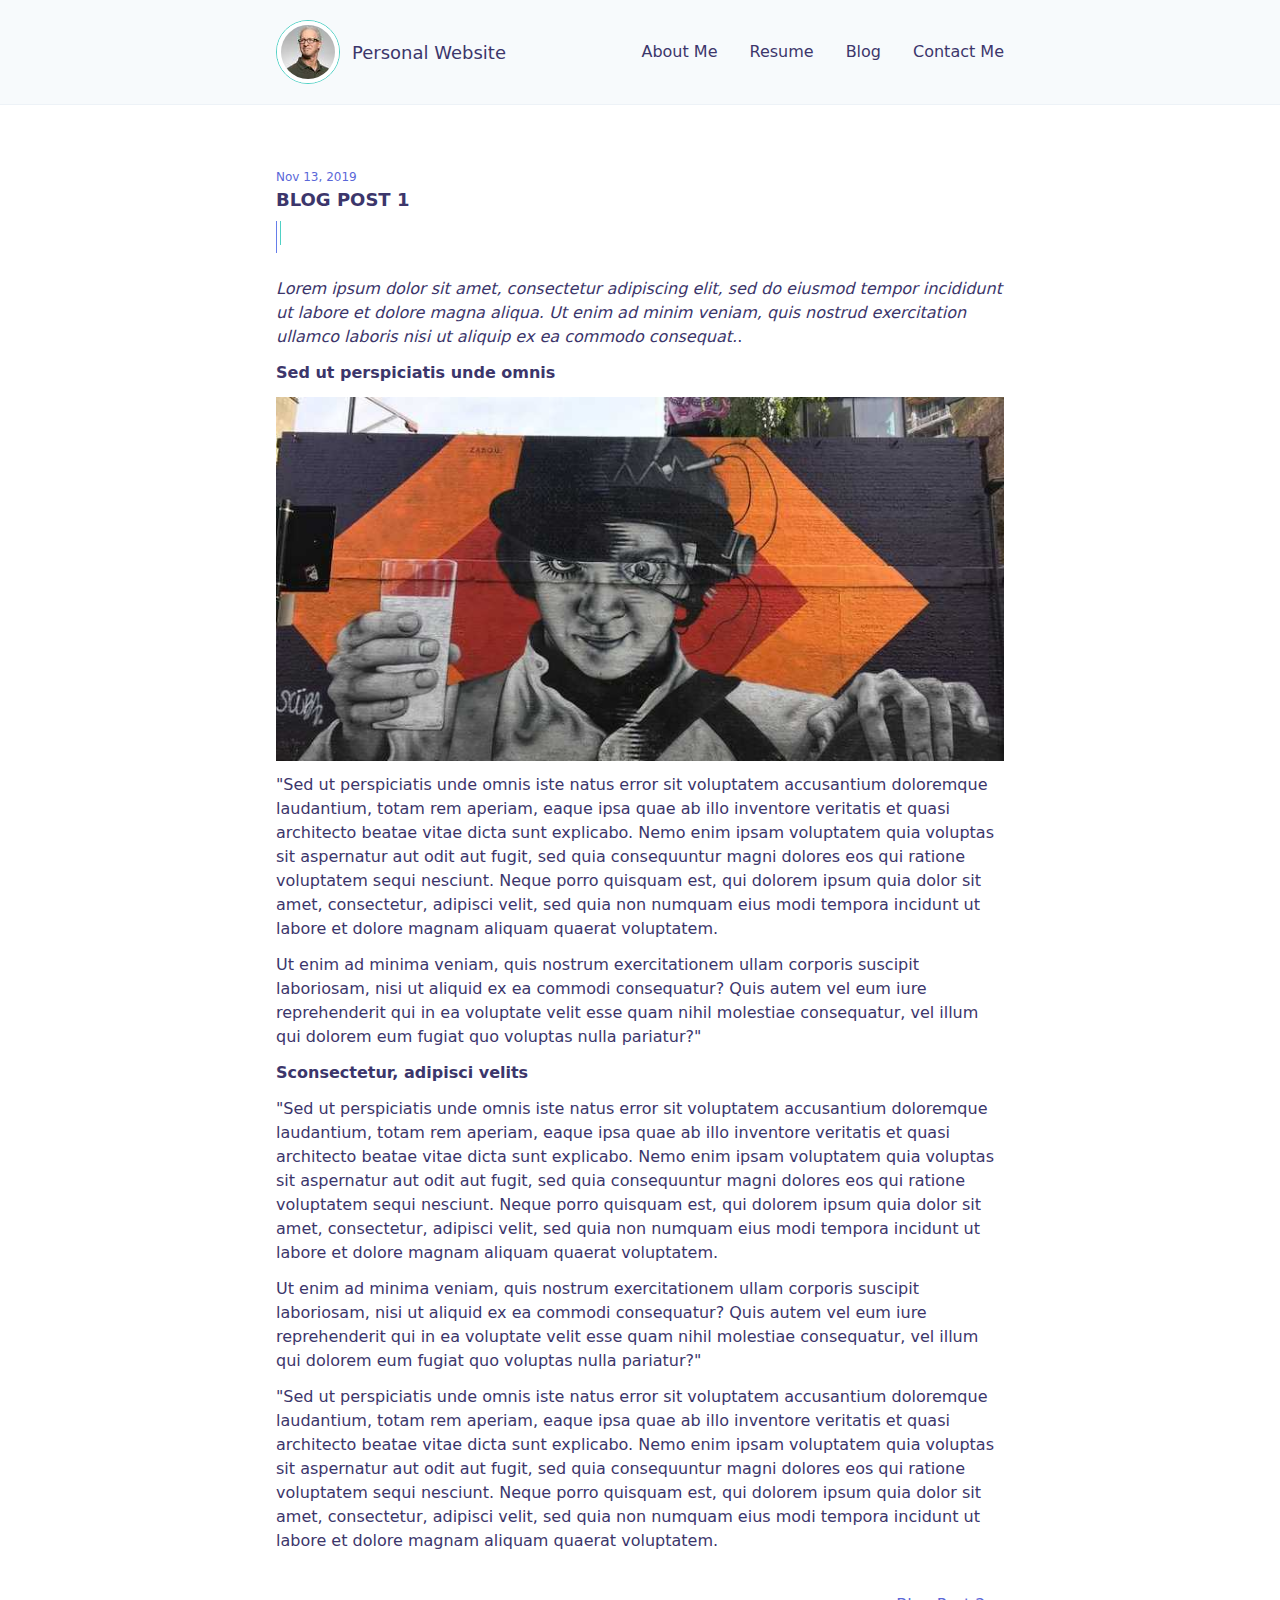
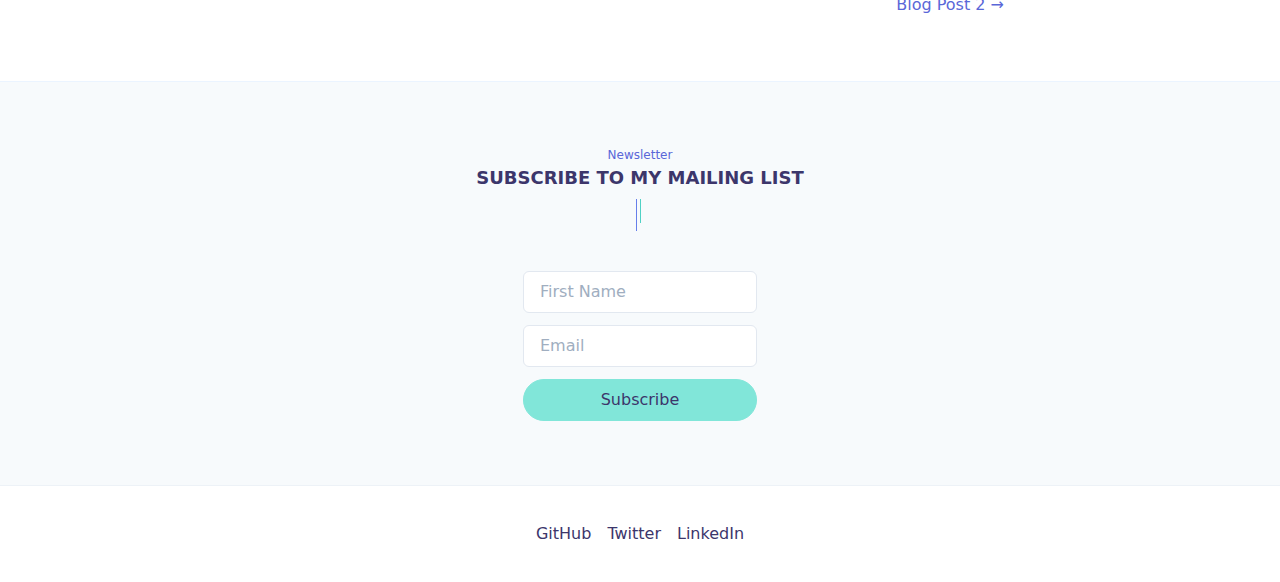
<file: blog/blog-post-1/index.html>
<!DOCTYPE html><html lang="en"><head><meta charSet="utf-8"/><meta http-equiv="x-ua-compatible" content="ie=edge"/><meta name="viewport" content="width=device-width, initial-scale=1, shrink-to-fit=no"/><style data-href="/styles.7722eb0a10794545454a.css">/*! normalize.css v8.0.1 | MIT License | github.com/necolas/normalize.css */html{line-height:1.15;-webkit-text-size-adjust:100%}body{margin:0}main{display:block}h1{font-size:2em;margin:.67em 0}hr{box-sizing:content-box;height:0;overflow:visible}pre{font-family:monospace,monospace;font-size:1em}a{background-color:transparent}abbr[title]{border-bottom:none;text-decoration:underline;-webkit-text-decoration:underline dotted;text-decoration:underline dotted}b,strong{font-weight:bolder}code,kbd,samp{font-family:monospace,monospace;font-size:1em}small{font-size:80%}sub,sup{font-size:75%;line-height:0;position:relative;vertical-align:baseline}sub{bottom:-.25em}sup{top:-.5em}img{border-style:none}button,input,optgroup,select,textarea{font-family:inherit;font-size:100%;line-height:1.15;margin:0}button,input{overflow:visible}button,select{text-transform:none}[type=button],[type=reset],[type=submit],button{-webkit-appearance:button}[type=button]::-moz-focus-inner,[type=reset]::-moz-focus-inner,[type=submit]::-moz-focus-inner,button::-moz-focus-inner{border-style:none;padding:0}[type=button]:-moz-focusring,[type=reset]:-moz-focusring,[type=submit]:-moz-focusring,button:-moz-focusring{outline:1px dotted ButtonText}fieldset{padding:.35em .75em .625em}legend{box-sizing:border-box;color:inherit;display:table;max-width:100%;padding:0;white-space:normal}progress{vertical-align:baseline}textarea{overflow:auto}[type=checkbox],[type=radio]{box-sizing:border-box;padding:0}[type=number]::-webkit-inner-spin-button,[type=number]::-webkit-outer-spin-button{height:auto}[type=search]{-webkit-appearance:textfield;outline-offset:-2px}[type=search]::-webkit-search-decoration{-webkit-appearance:none}::-webkit-file-upload-button{-webkit-appearance:button;font:inherit}details{display:block}summary{display:list-item}[hidden],template{display:none}blockquote,dd,dl,figure,h1,h2,h3,h4,h5,h6,hr,p,pre{margin:0}button{background-color:transparent;background-image:none;padding:0}button:focus{outline:1px dotted;outline:5px auto -webkit-focus-ring-color}fieldset,ol,ul{margin:0;padding:0}ol,ul{list-style:none}html{font-family:system-ui,-apple-system,BlinkMacSystemFont,Segoe UI,Roboto,Helvetica Neue,Arial,Noto Sans,sans-serif,Apple Color Emoji,Segoe UI Emoji,Segoe UI Symbol,Noto Color Emoji;line-height:1.5}*,:after,:before{box-sizing:border-box;border:0 solid #e2e8f0}hr{border-top-width:1px}img{border-style:solid}textarea{resize:vertical}input::-moz-placeholder,textarea::-moz-placeholder{color:#a0aec0}input:-ms-input-placeholder,textarea:-ms-input-placeholder{color:#a0aec0}input::-ms-input-placeholder,textarea::-ms-input-placeholder{color:#a0aec0}input::placeholder,textarea::placeholder{color:#a0aec0}[role=button],button{cursor:pointer}table{border-collapse:collapse}h1,h2,h3,h4,h5,h6{font-size:inherit;font-weight:inherit}a{color:inherit;text-decoration:inherit}button,input,optgroup,select,textarea{padding:0;line-height:inherit;color:inherit}code,kbd,pre,samp{font-family:Menlo,Monaco,Consolas,Liberation Mono,Courier New,monospace}audio,canvas,embed,iframe,img,object,svg,video{display:block;vertical-align:middle}img,video{max-width:100%;height:auto}.container{width:100%}@media (min-width:640px){.container{max-width:640px}}@media (min-width:768px){.container{max-width:768px}}@media (min-width:1024px){.container{max-width:1024px}}@media (min-width:1280px){.container{max-width:1280px}}.appearance-none{-webkit-appearance:none;-moz-appearance:none;appearance:none}.bg-white{--bg-opacity:1;background-color:#fff;background-color:rgba(255,255,255,var(--bg-opacity))}.bg-gray-100{--bg-opacity:1;background-color:#f7fafc;background-color:rgba(247,250,252,var(--bg-opacity))}.bg-gray-300{--bg-opacity:1;background-color:#e2e8f0;background-color:rgba(226,232,240,var(--bg-opacity))}.bg-teal-300{--bg-opacity:1;background-color:#81e6d9;background-color:rgba(129,230,217,var(--bg-opacity))}.bg-teal-400{--bg-opacity:1;background-color:#4fd1c5;background-color:rgba(79,209,197,var(--bg-opacity))}.bg-indigo-100{--bg-opacity:1;background-color:#ebf4ff;background-color:rgba(235,244,255,var(--bg-opacity))}.bg-indigo-500{--bg-opacity:1;background-color:#667eea;background-color:rgba(102,126,234,var(--bg-opacity))}.border-transparent{border-color:transparent}.border-white{--border-opacity:1;border-color:#fff;border-color:rgba(255,255,255,var(--border-opacity))}.border-gray-200{--border-opacity:1;border-color:#edf2f7;border-color:rgba(237,242,247,var(--border-opacity))}.border-gray-300{--border-opacity:1;border-color:#e2e8f0;border-color:rgba(226,232,240,var(--border-opacity))}.border-teal-300{--border-opacity:1;border-color:#81e6d9;border-color:rgba(129,230,217,var(--border-opacity))}.border-teal-400{--border-opacity:1;border-color:#4fd1c5;border-color:rgba(79,209,197,var(--border-opacity))}.border-indigo-100{--border-opacity:1;border-color:#ebf4ff;border-color:rgba(235,244,255,var(--border-opacity))}.border-indigo-200{--border-opacity:1;border-color:#c3dafe;border-color:rgba(195,218,254,var(--border-opacity))}.rounded{border-radius:.25rem}.rounded-md{border-radius:.375rem}.rounded-lg{border-radius:.5rem}.rounded-full{border-radius:9999px}.border-4{border-width:4px}.border{border-width:1px}.border-t{border-top-width:1px}.border-b{border-bottom-width:1px}.border-l{border-left-width:1px}.cursor-pointer{cursor:pointer}.block{display:block}.inline-block{display:inline-block}.flex{display:flex}.hidden{display:none}.flex-col{flex-direction:column}.flex-wrap{flex-wrap:wrap}.items-end{align-items:flex-end}.items-center{align-items:center}.justify-center{justify-content:center}.justify-between{justify-content:space-between}.order-last{order:9999}.font-semibold{font-weight:600}.font-bold{font-weight:700}.h-2{height:.5rem}.h-3{height:.75rem}.h-5{height:1.25rem}.h-6{height:1.5rem}.h-8{height:2rem}.h-10{height:2.5rem}.h-16{height:4rem}.h-px{height:1px}.h-full{height:100%}.text-xs{font-size:.75rem}.text-lg{font-size:1.125rem}.leading-normal{line-height:1.5}.m-0{margin:0}.mx-2{margin-left:.5rem;margin-right:.5rem}.mx-3{margin-left:.75rem;margin-right:.75rem}.my-4{margin-top:1rem;margin-bottom:1rem}.mx-auto{margin-left:auto;margin-right:auto}.-mx-3{margin-left:-.75rem;margin-right:-.75rem}.ml-0{margin-left:0}.mt-1{margin-top:.25rem}.mb-1{margin-bottom:.25rem}.ml-1{margin-left:.25rem}.mr-2{margin-right:.5rem}.mb-2{margin-bottom:.5rem}.mt-3{margin-top:.75rem}.mr-3{margin-right:.75rem}.mb-3{margin-bottom:.75rem}.mt-4{margin-top:1rem}.mb-4{margin-bottom:1rem}.mb-6{margin-bottom:1.5rem}.mb-8{margin-bottom:2rem}.mt-10{margin-top:2.5rem}.mb-10{margin-bottom:2.5rem}.mt-auto{margin-top:auto}.mr-auto{margin-right:auto}.-mt-2{margin-top:-.5rem}.-mt-px{margin-top:-1px}.-mb-px{margin-bottom:-1px}.max-w-screen-sm{max-width:640px}.max-w-screen-md{max-width:768px}.min-h-screen{min-height:100vh}.opacity-0{opacity:0}.focus\:outline-none:focus{outline:0}.overflow-hidden{overflow:hidden}.p-3{padding:.75rem}.p-4{padding:1rem}.p-5{padding:1.25rem}.px-0{padding-left:0;padding-right:0}.py-1{padding-top:.25rem;padding-bottom:.25rem}.py-2{padding-top:.5rem;padding-bottom:.5rem}.px-2{padding-left:.5rem;padding-right:.5rem}.py-4{padding-top:1rem;padding-bottom:1rem}.px-4{padding-left:1rem;padding-right:1rem}.py-8{padding-top:2rem;padding-bottom:2rem}.px-8{padding-left:2rem;padding-right:2rem}.pb-0{padding-bottom:0}.pt-2{padding-top:.5rem}.absolute{position:absolute}.relative{position:relative}.left-0{left:0}.focus\:shadow-outline:focus{box-shadow:0 0 0 3px rgba(66,153,225,.5)}.text-left{text-align:left}.text-center{text-align:center}.text-indigo-500{--text-opacity:1;color:#667eea;color:rgba(102,126,234,var(--text-opacity))}.text-indigo-600{--text-opacity:1;color:#5a67d8;color:rgba(90,103,216,var(--text-opacity))}.text-indigo-900{--text-opacity:1;color:#3c366b;color:rgba(60,54,107,var(--text-opacity))}.hover\:text-indigo-600:hover{--text-opacity:1;color:#5a67d8;color:rgba(90,103,216,var(--text-opacity))}.hover\:text-indigo-700:hover{--text-opacity:1;color:#4c51bf;color:rgba(76,81,191,var(--text-opacity))}.hover\:text-indigo-900:hover{--text-opacity:1;color:#3c366b;color:rgba(60,54,107,var(--text-opacity))}.uppercase{text-transform:uppercase}.visible{visibility:visible}.invisible{visibility:hidden}.w-2{width:.5rem}.w-3{width:.75rem}.w-6{width:1.5rem}.w-8{width:2rem}.w-10{width:2.5rem}.w-16{width:4rem}.w-px{width:1px}.w-full{width:100%}.transform{--transform-translate-x:0;--transform-translate-y:0;--transform-rotate:0;--transform-skew-x:0;--transform-skew-y:0;--transform-scale-x:1;--transform-scale-y:1;transform:translateX(var(--transform-translate-x)) translateY(var(--transform-translate-y)) rotate(var(--transform-rotate)) skewX(var(--transform-skew-x)) skewY(var(--transform-skew-y)) scaleX(var(--transform-scale-x)) scaleY(var(--transform-scale-y))}.transition{transition-property:background-color,border-color,color,fill,stroke,opacity,box-shadow,transform}@media (min-width:640px){.sm\:flex{display:flex}.sm\:hidden{display:none}.sm\:flex-row{flex-direction:row}.sm\:order-none{order:0}.sm\:my-0{margin-bottom:0}.sm\:mt-0,.sm\:my-0{margin-top:0}.sm\:ml-8{margin-left:2rem}.sm\:py-16{padding-top:4rem;padding-bottom:4rem}.sm\:px-16{padding-left:4rem;padding-right:4rem}.sm\:w-auto{width:auto}.sm\:w-1\/2{width:50%}.sm\:w-1\/3{width:33.333333%}.sm\:w-2\/3{width:66.666667%}}</style><meta name="generator" content="Gatsby 2.24.2"/><title data-react-helmet="true">Blog Post 1 | Personal Website</title><meta data-react-helmet="true" name="description" content="Personal Website based on Gatsby Markdown Personal Website Starter,."/><meta data-react-helmet="true" property="og:title" content="Blog Post 1"/><meta data-react-helmet="true" property="og:description" content="Personal Website based on Gatsby Markdown Personal Website Starter,."/><meta data-react-helmet="true" property="og:type" content="website"/><meta data-react-helmet="true" name="twitter:card" content="summary"/><meta data-react-helmet="true" name="twitter:creator" content="unoah"/><meta data-react-helmet="true" name="twitter:title" content="Blog Post 1"/><meta data-react-helmet="true" name="twitter:description" content="Personal Website based on Gatsby Markdown Personal Website Starter,."/><link rel="icon" href="/favicon-32x32.png?v=4a9773549091c227cd2eb82ccd9c5e3a"/><link rel="manifest" href="/manifest.webmanifest"/><meta name="theme-color" content="#81e6d9"/><link rel="apple-touch-icon" sizes="48x48" href="/icons/icon-48x48.png?v=4a9773549091c227cd2eb82ccd9c5e3a"/><link rel="apple-touch-icon" sizes="72x72" href="/icons/icon-72x72.png?v=4a9773549091c227cd2eb82ccd9c5e3a"/><link rel="apple-touch-icon" sizes="96x96" href="/icons/icon-96x96.png?v=4a9773549091c227cd2eb82ccd9c5e3a"/><link rel="apple-touch-icon" sizes="144x144" href="/icons/icon-144x144.png?v=4a9773549091c227cd2eb82ccd9c5e3a"/><link rel="apple-touch-icon" sizes="192x192" href="/icons/icon-192x192.png?v=4a9773549091c227cd2eb82ccd9c5e3a"/><link rel="apple-touch-icon" sizes="256x256" href="/icons/icon-256x256.png?v=4a9773549091c227cd2eb82ccd9c5e3a"/><link rel="apple-touch-icon" sizes="384x384" href="/icons/icon-384x384.png?v=4a9773549091c227cd2eb82ccd9c5e3a"/><link rel="apple-touch-icon" sizes="512x512" href="/icons/icon-512x512.png?v=4a9773549091c227cd2eb82ccd9c5e3a"/><style data-styled="" data-styled-version="5.1.1">.iEMlAB{-webkit-flex-direction:column;-ms-flex-direction:column;flex-direction:column;width:100%;-webkit-order:9999;-ms-flex-order:9999;order:9999;margin-top:1rem;margin-bottom:1rem;display:none;}/*!sc*/
@media (min-width:640px){.iEMlAB{display:-webkit-box;display:-webkit-flex;display:-ms-flexbox;display:flex;-webkit-flex-direction:row;-ms-flex-direction:row;flex-direction:row;width:auto;-webkit-order:0;-ms-flex-order:0;order:0;margin-top:0;margin-bottom:0;}}/*!sc*/
data-styled.g1[id="styles__MainNav-tfvd6b-0"]{content:"iEMlAB,"}/*!sc*/
.jEzooR{position:relative;color:#3c366b;border-bottom-width:1px;border-color:transparent;margin-left:0;margin-top:0.75rem;width:-webkit-max-content;width:-moz-max-content;width:max-content;}/*!sc*/
.jEzooR:hover{color:#3c366b;}/*!sc*/
@media (min-width:640px){.jEzooR{margin-left:2rem;margin-top:0;}}/*!sc*/
.jEzooR.active{border-color:#4fd1c5;}/*!sc*/
.jEzooR:before{position:absolute;width:100%;background-color:#4fd1c5;height:1px;left:0;visibility:hidden;content:'';bottom:-1px;-webkit-transform:scaleX(0);-ms-transform:scaleX(0);transform:scaleX(0);-webkit-transition:0.2s;transition:0.2s;}/*!sc*/
.jEzooR:hover:before{visibility:visible;-webkit-transform:scaleX(1);-ms-transform:scaleX(1);transform:scaleX(1);}/*!sc*/
data-styled.g2[id="styles__MainNavItem-tfvd6b-1"]{content:"jEzooR,"}/*!sc*/
.ffocJk{display:-webkit-box;display:-webkit-flex;display:-ms-flexbox;display:flex;-webkit-flex-direction:column;-ms-flex-direction:column;flex-direction:column;-webkit-align-items:flex-end;-webkit-box-align:flex-end;-ms-flex-align:flex-end;align-items:flex-end;-webkit-box-pack:center;-webkit-justify-content:center;-ms-flex-pack:center;justify-content:center;cursor:pointer;width:1.5rem;height:1.25rem;outline:none !important;}/*!sc*/
@media (min-width:640px){.ffocJk{display:none;}}/*!sc*/
.ffocJk span{background-color:#667eea;display:inline-block;width:1.5rem;height:1px;-webkit-transition:0.2s;transition:0.2s;}/*!sc*/
.ffocJk span:first-child{margin-bottom:0.25rem;-webkit-transform:none;-ms-transform:none;transform:none;}/*!sc*/
.ffocJk span:last-child{margin-top:0.25rem;-webkit-transform:none;-ms-transform:none;transform:none;}/*!sc*/
.ffocJk span:nth-child(2){background-color:#4fd1c5;display:inline-block;width:2rem;height:1px;opacity:undefined;-webkit-transform:none;-ms-transform:none;transform:none;}/*!sc*/
data-styled.g3[id="styles__ToogleMainNav-tfvd6b-2"]{content:"ffocJk,"}/*!sc*/
.eEQKDB{display:-webkit-box;display:-webkit-flex;display:-ms-flexbox;display:flex;-webkit-align-items:center;-webkit-box-align:center;-ms-flex-align:center;align-items:center;margin-right:auto;color:#3c366b;}/*!sc*/
.eEQKDB:hover{color:#3c366b;}/*!sc*/
data-styled.g4[id="styles__Logo-sc-1htb412-0"]{content:"eEQKDB,"}/*!sc*/
.QcwkG{font-size:1.125rem;}/*!sc*/
data-styled.g5[id="styles__Text-sc-1htb412-1"]{content:"QcwkG,"}/*!sc*/
.lbhmHD{width:4rem;height:4rem;margin-right:0.75rem;border-width:1px;border-color:#4fd1c5;border-radius:9999px;}/*!sc*/
.lbhmHD img{border-width:4px;border-color:#fff;border-radius:9999px;}/*!sc*/
data-styled.g6[id="styles__Image-sc-1htb412-2"]{content:"lbhmHD,"}/*!sc*/
.bUVlmo{display:-webkit-box;display:-webkit-flex;display:-ms-flexbox;display:flex;-webkit-flex-wrap:wrap;-ms-flex-wrap:wrap;flex-wrap:wrap;max-width:768px;width:100%;margin-left:auto;margin-right:auto;padding:1.25rem;padding-top:2rem;padding-bottom:2rem;}/*!sc*/
@media (min-width:640px){.bUVlmo{padding-top:4rem;padding-bottom:4rem;}}/*!sc*/
.dEbPzi{display:-webkit-box;display:-webkit-flex;display:-ms-flexbox;display:flex;-webkit-flex-wrap:wrap;-ms-flex-wrap:wrap;flex-wrap:wrap;max-width:768px;width:100%;margin-left:auto;margin-right:auto;padding:1.25rem;}/*!sc*/
data-styled.g7[id="styles__Container-sc-778ylr-0"]{content:"bUVlmo,dEbPzi,"}/*!sc*/
.BgBHt{background-color:#f7fafc;border-bottom-width:1px;border-color:#edf2f7;margin-bottom:-1px;}/*!sc*/
data-styled.g8[id="styles__Header-sc-1k6ah8y-0"]{content:"BgBHt,"}/*!sc*/
.fSgKtM{display:-webkit-box;display:-webkit-flex;display:-ms-flexbox;display:flex;-webkit-flex-wrap:wrap;-ms-flex-wrap:wrap;flex-wrap:wrap;max-width:768px;width:100%;margin-left:auto;margin-right:auto;padding:1.25rem;-webkit-align-items:center;-webkit-box-align:center;-ms-flex-align:center;align-items:center;}/*!sc*/
data-styled.g9[id="styles__Wrapper-sc-1k6ah8y-1"]{content:"fSgKtM,"}/*!sc*/
.lodfUL{border-top-width:1px;border-color:#edf2f7;padding-top:1rem;padding-bottom:1rem;}/*!sc*/
data-styled.g10[id="styles__Footer-sc-68em57-0"]{content:"lodfUL,"}/*!sc*/
.hqwYpU{display:-webkit-box;display:-webkit-flex;display:-ms-flexbox;display:flex;-webkit-align-items:center;-webkit-box-align:center;-ms-flex-align:center;align-items:center;-webkit-box-pack:center;-webkit-justify-content:center;-ms-flex-pack:center;justify-content:center;width:100%;}/*!sc*/
.hqwYpU a{color:#3c366b;margin-left:0.5rem;margin-right:0.5rem;}/*!sc*/
.hqwYpU a:hover{color:#5a67d8;}/*!sc*/
data-styled.g11[id="styles__Links-sc-68em57-1"]{content:"hqwYpU,"}/*!sc*/
.csqvgI{color:#3c366b;margin-left:0.5rem;margin-right:0.5rem;}/*!sc*/
.csqvgI:hover{color:#5a67d8;}/*!sc*/
data-styled.g12[id="styles__Link-sc-68em57-2"]{content:"csqvgI,"}/*!sc*/
.iFmhox{outline:none !important;padding-top:0.5rem;padding-bottom:0.5rem;padding-left:2rem;padding-right:2rem;border-radius:9999px;border-width:1px;border-color:#81e6d9;color:#3c366b;background-color:#81e6d9;width:100%;}/*!sc*/
data-styled.g13[id="styles__Button-x9nkxn-0"]{content:"iFmhox,"}/*!sc*/
.coXmJC{display:-webkit-box;display:-webkit-flex;display:-ms-flexbox;display:flex;-webkit-flex-direction:column;-ms-flex-direction:column;flex-direction:column;width:100%;}/*!sc*/
data-styled.g14[id="styles__TitleSection-sc-1vgflre-0"]{content:"coXmJC,"}/*!sc*/
.gTbPQp{text-transform:uppercase;margin-bottom:1rem;font-size:1.125rem;font-weight:700;width:100%;text-align:left;}/*!sc*/
.cWXrXS{text-transform:uppercase;margin-bottom:1rem;font-size:1.125rem;font-weight:700;width:100%;text-align:left;text-align:center;}/*!sc*/
data-styled.g15[id="styles__Title-sc-1vgflre-1"]{content:"gTbPQp,cWXrXS,"}/*!sc*/
.hCFPyY{font-size:0.75rem;color:#5a67d8;width:100%;text-align:left;}/*!sc*/
.cSxChP{font-size:0.75rem;color:#5a67d8;width:100%;text-align:left;text-align:center;}/*!sc*/
data-styled.g16[id="styles__SubTitle-sc-1vgflre-2"]{content:"hCFPyY,cSxChP,"}/*!sc*/
.hQCtLf{position:relative;width:0.5rem;height:2rem;margin-bottom:1.5rem;margin-top:-0.5rem;}/*!sc*/
.hQCtLf:before{content:'';background-color:#667eea;height:100%;width:1px;position:absolute;left:0;}/*!sc*/
.hQCtLf:after{content:'';background-color:#4fd1c5;height:1.5rem;width:1px;position:absolute;margin-left:0.25rem;}/*!sc*/
.dKbiNw{position:relative;width:0.5rem;height:2rem;margin-bottom:1.5rem;margin-top:-0.5rem;margin-left:auto;margin-right:auto;}/*!sc*/
.dKbiNw:before{content:'';background-color:#667eea;height:100%;width:1px;position:absolute;left:0;}/*!sc*/
.dKbiNw:after{content:'';background-color:#4fd1c5;height:1.5rem;width:1px;position:absolute;margin-left:0.25rem;}/*!sc*/
data-styled.g17[id="styles__Separator-sc-1vgflre-3"]{content:"hQCtLf,dKbiNw,"}/*!sc*/
.khAnmw{background-color:#f7fafc;border-top-width:1px;border-color:#ebf4ff;margin-top:auto;}/*!sc*/
data-styled.g18[id="styles__Newsletter-it3ogp-0"]{content:"khAnmw,"}/*!sc*/
.elEdXm{display:-webkit-box;display:-webkit-flex;display:-ms-flexbox;display:flex;-webkit-flex-direction:column;-ms-flex-direction:column;flex-direction:column;-webkit-align-items:center;-webkit-box-align:center;-ms-flex-align:center;align-items:center;-webkit-box-pack:center;-webkit-justify-content:center;-ms-flex-pack:center;justify-content:center;margin-left:auto;margin-right:auto;margin-top:1rem;}/*!sc*/
data-styled.g19[id="styles__Form-it3ogp-1"]{content:"elEdXm,"}/*!sc*/
.IihBN{background-color:#fff;border-width:1px;border-color:#e2e8f0;border-radius:0.375rem;padding-top:0.5rem;padding-bottom:0.5rem;padding-left:1rem;padding-right:1rem;display:block;width:100%;-webkit-appearance:none;-moz-appearance:none;appearance:none;line-height:1.5;margin-bottom:0.75rem;}/*!sc*/
.IihBN:focus{outline:0;box-shadow:0 0 0 3px rgba(66,153,225,0.5);}/*!sc*/
data-styled.g20[id="styles__Input-it3ogp-2"]{content:"IihBN,"}/*!sc*/
.dTkoeq{display:-webkit-box;display:-webkit-flex;display:-ms-flexbox;display:flex;-webkit-flex-direction:column;-ms-flex-direction:column;flex-direction:column;min-height:100vh;}/*!sc*/
data-styled.g21[id="styles__Layout-sc-186sluc-0"]{content:"dTkoeq,"}/*!sc*/
.cWHEEV{width:100%;display:-webkit-box;display:-webkit-flex;display:-ms-flexbox;display:flex;-webkit-box-pack:justify;-webkit-justify-content:space-between;-ms-flex-pack:justify;justify-content:space-between;margin-top:2.5rem;}/*!sc*/
data-styled.g59[id="styles__Links-r35e3e-2"]{content:"cWHEEV,"}/*!sc*/
body{margin:0;color:#3c366b;background-color:#fff;}/*!sc*/
a{color:#5a67d8;}/*!sc*/
a:hover{color:#4c51bf;}/*!sc*/
p + p{margin-top:0.75rem;}/*!sc*/
data-styled.g60[id="sc-global-SVgEa1"]{content:"sc-global-SVgEa1,"}/*!sc*/
</style><link as="script" rel="preload" href="/webpack-runtime-f6971728cc2917777eed.js"/><link as="script" rel="preload" href="/framework-a38040c4749cf445737f.js"/><link as="script" rel="preload" href="/app-f325c2c287f18fd73f08.js"/><link as="script" rel="preload" href="/styles-2d82ac8e3afc0c213061.js"/><link as="script" rel="preload" href="/05d954cf-0224e19418a94d1b6294.js"/><link as="script" rel="preload" href="/606b7654f45e02505c5c661d254f81830592203a-cbcab81d681049f722f7.js"/><link as="script" rel="preload" href="/component---src-templates-blog-post-index-tsx-02a59cbf92a953fd9a2c.js"/><link as="fetch" rel="preload" href="/page-data/blog/blog-post-1/page-data.json" crossorigin="anonymous"/><link as="fetch" rel="preload" href="/page-data/app-data.json" crossorigin="anonymous"/></head><body><div id="___gatsby"><div style="outline:none" tabindex="-1" id="gatsby-focus-wrapper"><main class="styles__Layout-sc-186sluc-0 dTkoeq"><header class="styles__Header-sc-1k6ah8y-0 BgBHt"><div class="styles__Container-sc-778ylr-0 styles__Wrapper-sc-1k6ah8y-1 fSgKtM"><a class="styles__Logo-sc-1htb412-0 eEQKDB" href="/"><figure class="styles__Image-sc-1htb412-2 lbhmHD"><div class=" gatsby-image-wrapper" style="position:relative;overflow:hidden"><div aria-hidden="true" style="width:100%;padding-bottom:100%"></div><img aria-hidden="true" src="[data-uri]" alt="Personal Website" style="position:absolute;top:0;left:0;width:100%;height:100%;object-fit:cover;object-position:center;opacity:1;transition-delay:500ms"/><noscript><picture><source srcset="/static/8197c5dd88f727e615977a0e3c1de22c/a0bab/profile.jpg 20w,
/static/8197c5dd88f727e615977a0e3c1de22c/b13df/profile.jpg 40w,
/static/8197c5dd88f727e615977a0e3c1de22c/4e333/profile.jpg 80w,
/static/8197c5dd88f727e615977a0e3c1de22c/b2712/profile.jpg 120w,
/static/8197c5dd88f727e615977a0e3c1de22c/e75b5/profile.jpg 160w,
/static/8197c5dd88f727e615977a0e3c1de22c/14b42/profile.jpg 800w" sizes="(max-width: 80px) 100vw, 80px" /><img loading="lazy" sizes="(max-width: 80px) 100vw, 80px" srcset="/static/8197c5dd88f727e615977a0e3c1de22c/a0bab/profile.jpg 20w,
/static/8197c5dd88f727e615977a0e3c1de22c/b13df/profile.jpg 40w,
/static/8197c5dd88f727e615977a0e3c1de22c/4e333/profile.jpg 80w,
/static/8197c5dd88f727e615977a0e3c1de22c/b2712/profile.jpg 120w,
/static/8197c5dd88f727e615977a0e3c1de22c/e75b5/profile.jpg 160w,
/static/8197c5dd88f727e615977a0e3c1de22c/14b42/profile.jpg 800w" src="/static/8197c5dd88f727e615977a0e3c1de22c/4e333/profile.jpg" alt="Personal Website" style="position:absolute;top:0;left:0;opacity:1;width:100%;height:100%;object-fit:cover;object-position:center"/></picture></noscript></div></figure><h1 class="styles__Text-sc-1htb412-1 QcwkG">Personal Website</h1></a><nav class="styles__MainNav-tfvd6b-0 iEMlAB"><a whileTap="[object Object]" class="styles__MainNavItem-tfvd6b-1 jEzooR" href="/">About Me</a><a whileTap="[object Object]" class="styles__MainNavItem-tfvd6b-1 jEzooR" href="/resume/">Resume</a><a whileTap="[object Object]" class="styles__MainNavItem-tfvd6b-1 jEzooR" href="/blog/">Blog</a><a whileTap="[object Object]" class="styles__MainNavItem-tfvd6b-1 jEzooR" href="/contact/">Contact Me</a></nav><button class="styles__ToogleMainNav-tfvd6b-2 ffocJk"><span></span><span></span><span></span></button></div></header><div style="opacity:0;transform:translateY(30px) translateZ(0)"><div class="styles__Container-sc-778ylr-0 bUVlmo"><div class="styles__TitleSection-sc-1vgflre-0 coXmJC"><h4 class="styles__SubTitle-sc-1vgflre-2 hCFPyY">Nov 13, 2019</h4><h2 class="styles__Title-sc-1vgflre-1 gTbPQp">Blog Post 1</h2><h2 class="styles__Separator-sc-1vgflre-3 hQCtLf"></h2></div><span class="format-html"><p><em>Lorem ipsum dolor sit amet, consectetur adipiscing elit, sed do eiusmod tempor incididunt ut labore et dolore magna aliqua. Ut enim ad minim veniam, quis nostrud exercitation ullamco laboris nisi ut aliquip ex ea commodo consequat.</em>.</p>
<p><strong>Sed ut perspiciatis unde omnis</strong></p>
<p><span
      class="gatsby-resp-image-wrapper"
      style="position: relative; display: block; margin-left: auto; margin-right: auto; max-width: 768px; "
    >
      <span
    class="gatsby-resp-image-background-image"
    style="padding-bottom: 50%; position: relative; bottom: 0; left: 0; background-image: url('[data-uri]'); background-size: cover; display: block;"
  ></span>
  <img
        class="gatsby-resp-image-image"
        alt="Aliquet vel mollis nec"
        title="Aliquet vel mollis nec"
        src="/static/cab5819ba1643817a31b3cde9a76d990/212bf/cover.jpg"
        srcset="/static/cab5819ba1643817a31b3cde9a76d990/7809d/cover.jpg 192w,
/static/cab5819ba1643817a31b3cde9a76d990/4ecad/cover.jpg 384w,
/static/cab5819ba1643817a31b3cde9a76d990/212bf/cover.jpg 768w,
/static/cab5819ba1643817a31b3cde9a76d990/4b190/cover.jpg 800w"
        sizes="(max-width: 768px) 100vw, 768px"
        style="width:100%;height:100%;margin:0;vertical-align:middle;position:absolute;top:0;left:0;"
        loading="lazy"
      />
    </span></p>
<p>"Sed ut perspiciatis unde omnis iste natus error sit voluptatem accusantium doloremque laudantium, totam rem aperiam, eaque ipsa quae ab illo inventore veritatis et quasi architecto beatae vitae dicta sunt explicabo. Nemo enim ipsam voluptatem quia voluptas sit aspernatur aut odit aut fugit, sed quia consequuntur magni dolores eos qui ratione voluptatem sequi nesciunt. Neque porro quisquam est, qui dolorem ipsum quia dolor sit amet, consectetur, adipisci velit, sed quia non numquam eius modi tempora incidunt ut labore et dolore magnam aliquam quaerat voluptatem.</p>
<p>Ut enim ad minima veniam, quis nostrum exercitationem ullam corporis suscipit laboriosam, nisi ut aliquid ex ea commodi consequatur? Quis autem vel eum iure reprehenderit qui in ea voluptate velit esse quam nihil molestiae consequatur, vel illum qui dolorem eum fugiat quo voluptas nulla pariatur?"</p>
<p><strong>Sconsectetur, adipisci velits</strong></p>
<p>"Sed ut perspiciatis unde omnis iste natus error sit voluptatem accusantium doloremque laudantium, totam rem aperiam, eaque ipsa quae ab illo inventore veritatis et quasi architecto beatae vitae dicta sunt explicabo. Nemo enim ipsam voluptatem quia voluptas sit aspernatur aut odit aut fugit, sed quia consequuntur magni dolores eos qui ratione voluptatem sequi nesciunt. Neque porro quisquam est, qui dolorem ipsum quia dolor sit amet, consectetur, adipisci velit, sed quia non numquam eius modi tempora incidunt ut labore et dolore magnam aliquam quaerat voluptatem.</p>
<p>Ut enim ad minima veniam, quis nostrum exercitationem ullam corporis suscipit laboriosam, nisi ut aliquid ex ea commodi consequatur? Quis autem vel eum iure reprehenderit qui in ea voluptate velit esse quam nihil molestiae consequatur, vel illum qui dolorem eum fugiat quo voluptas nulla pariatur?"</p>
<p>"Sed ut perspiciatis unde omnis iste natus error sit voluptatem accusantium doloremque laudantium, totam rem aperiam, eaque ipsa quae ab illo inventore veritatis et quasi architecto beatae vitae dicta sunt explicabo. Nemo enim ipsam voluptatem quia voluptas sit aspernatur aut odit aut fugit, sed quia consequuntur magni dolores eos qui ratione voluptatem sequi nesciunt. Neque porro quisquam est, qui dolorem ipsum quia dolor sit amet, consectetur, adipisci velit, sed quia non numquam eius modi tempora incidunt ut labore et dolore magnam aliquam quaerat voluptatem.</p></span><div class="styles__Links-r35e3e-2 cWHEEV"><span></span><span><a rel="next" href="/blog/blog-post-2/">Blog Post 2<!-- --> →</a></span></div></div><section class="styles__Newsletter-it3ogp-0 khAnmw"><div class="styles__Container-sc-778ylr-0 bUVlmo"><div class="styles__TitleSection-sc-1vgflre-0 coXmJC"><h4 class="styles__SubTitle-sc-1vgflre-2 cSxChP">Newsletter </h4><h2 class="styles__Title-sc-1vgflre-1 cWXrXS">Subscribe to my mailing list</h2><h2 class="styles__Separator-sc-1vgflre-3 dKbiNw"></h2></div><div class="styles__Form-it3ogp-1 elEdXm"><input type="text" placeholder="First Name" class="styles__Input-it3ogp-2 IihBN"/><input type="email" placeholder="Email" class="styles__Input-it3ogp-2 IihBN"/><button class="styles__Button-x9nkxn-0 iFmhox">Subscribe</button></div></div></section><footer class="styles__Footer-sc-68em57-0 lodfUL"><div class="styles__Container-sc-778ylr-0 dEbPzi"><div class="styles__Links-sc-68em57-1 hqwYpU"><a href="https://github.com/unoah" rel="noreferrer noopener" target="_blank" class="styles__Link-sc-68em57-2 csqvgI">GitHub</a><a href="https://twitter.com/" rel="noreferrer noopener" target="_blank" class="styles__Link-sc-68em57-2 csqvgI">Twitter</a><a href="https://www.linkedin.com/" rel="noreferrer noopener" target="_blank" class="styles__Link-sc-68em57-2 csqvgI">LinkedIn</a></div></div></footer></div></main></div><div id="gatsby-announcer" style="position:absolute;top:0;width:1px;height:1px;padding:0;overflow:hidden;clip:rect(0, 0, 0, 0);white-space:nowrap;border:0" aria-live="assertive" aria-atomic="true"></div></div><script id="gatsby-script-loader">/*<![CDATA[*/window.pagePath="/blog/blog-post-1/";/*]]>*/</script><script id="gatsby-chunk-mapping">/*<![CDATA[*/window.___chunkMapping={"polyfill":["/polyfill-7c59e5ef69ebf4d04312.js"],"app":["/app-f325c2c287f18fd73f08.js"],"component---cache-caches-gatsby-plugin-offline-app-shell-js":["/component---cache-caches-gatsby-plugin-offline-app-shell-js-4dfecd1f2d0e74648e38.js"],"component---src-pages-404-tsx":["/component---src-pages-404-tsx-bfb39d8368f48cc05ef2.js"],"component---src-pages-blog-tsx":["/component---src-pages-blog-tsx-b4974a90a34a9b7879c7.js"],"component---src-pages-contact-tsx":["/component---src-pages-contact-tsx-6d598b4825f28845cf1f.js"],"component---src-pages-index-tsx":["/component---src-pages-index-tsx-6fc3f66a190bde589f41.js"],"component---src-pages-resume-tsx":["/component---src-pages-resume-tsx-a5fb2535d65457c4ddd2.js"],"component---src-templates-blog-post-index-tsx":["/component---src-templates-blog-post-index-tsx-02a59cbf92a953fd9a2c.js"]};/*]]>*/</script><script src="/polyfill-7c59e5ef69ebf4d04312.js" nomodule=""></script><script src="/component---src-templates-blog-post-index-tsx-02a59cbf92a953fd9a2c.js" async=""></script><script src="/606b7654f45e02505c5c661d254f81830592203a-cbcab81d681049f722f7.js" async=""></script><script src="/05d954cf-0224e19418a94d1b6294.js" async=""></script><script src="/styles-2d82ac8e3afc0c213061.js" async=""></script><script src="/app-f325c2c287f18fd73f08.js" async=""></script><script src="/framework-a38040c4749cf445737f.js" async=""></script><script src="/webpack-runtime-f6971728cc2917777eed.js" async=""></script></body></html>
</file>
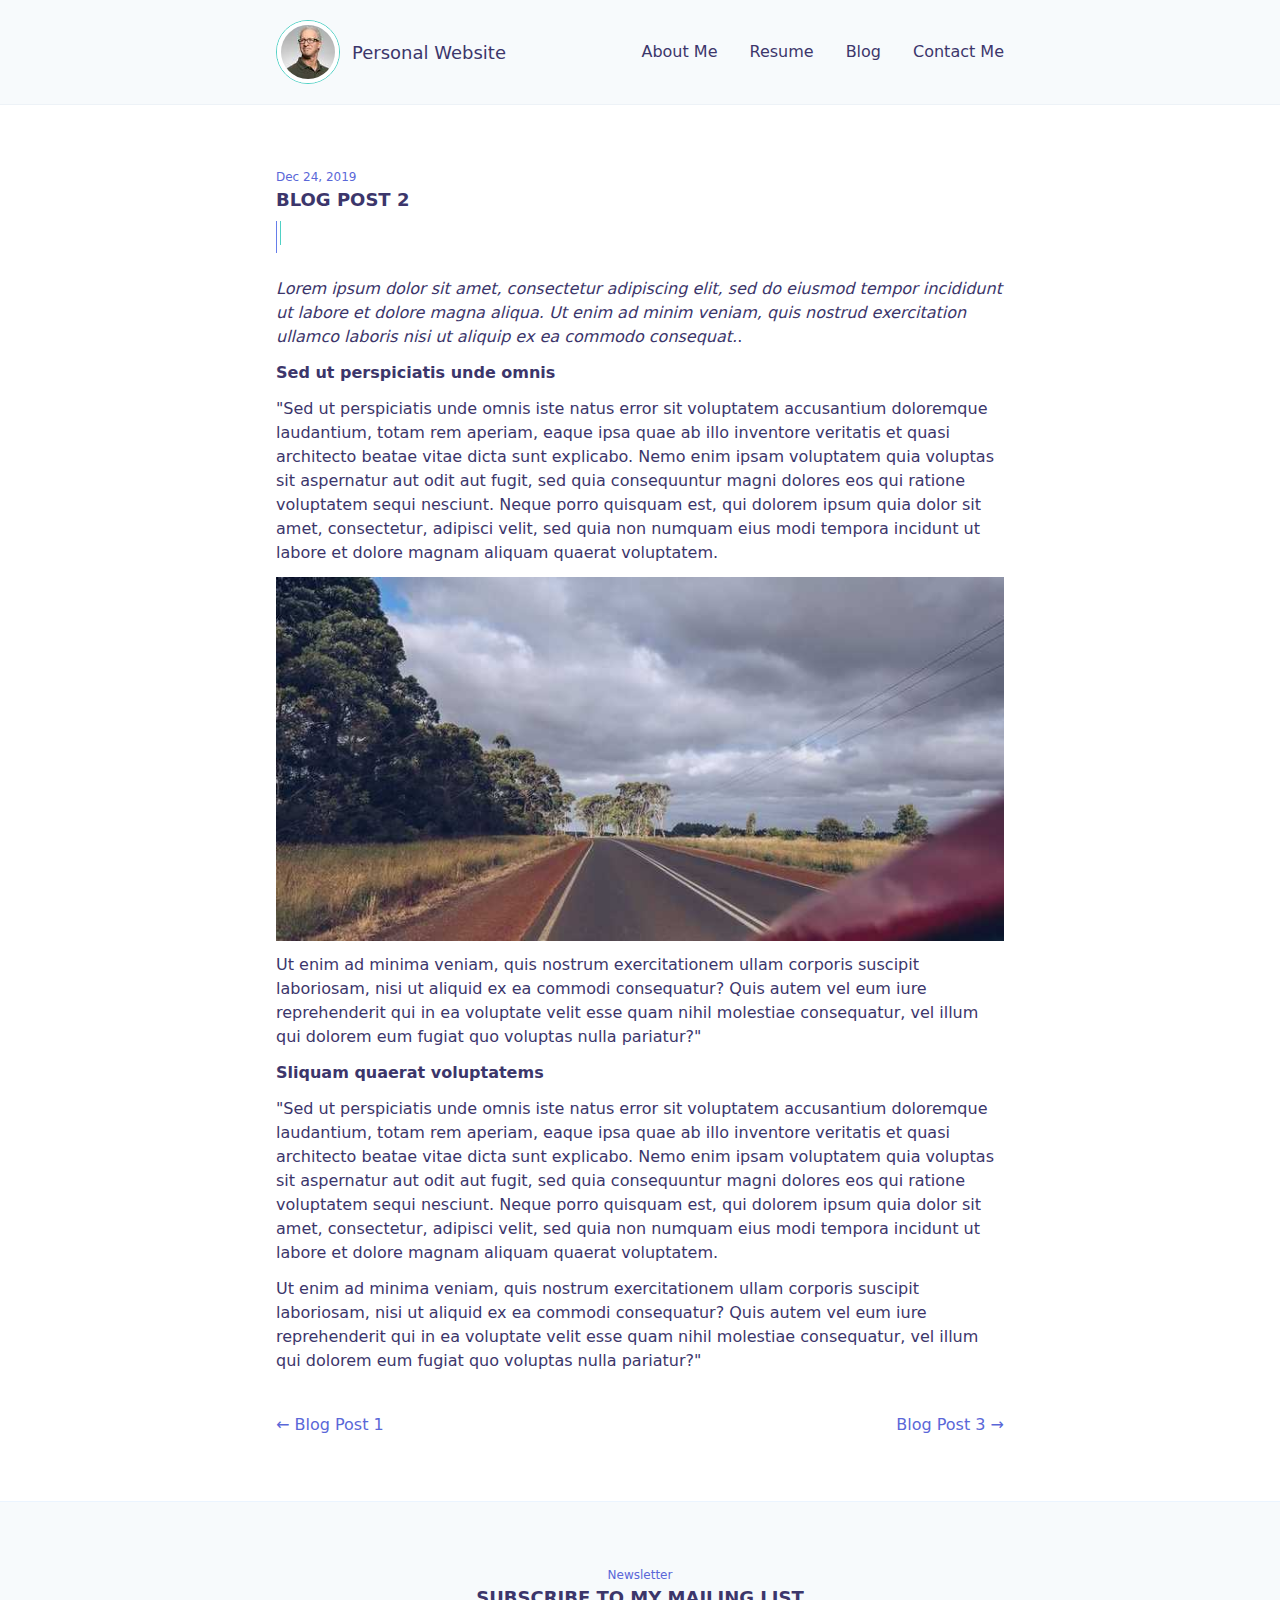
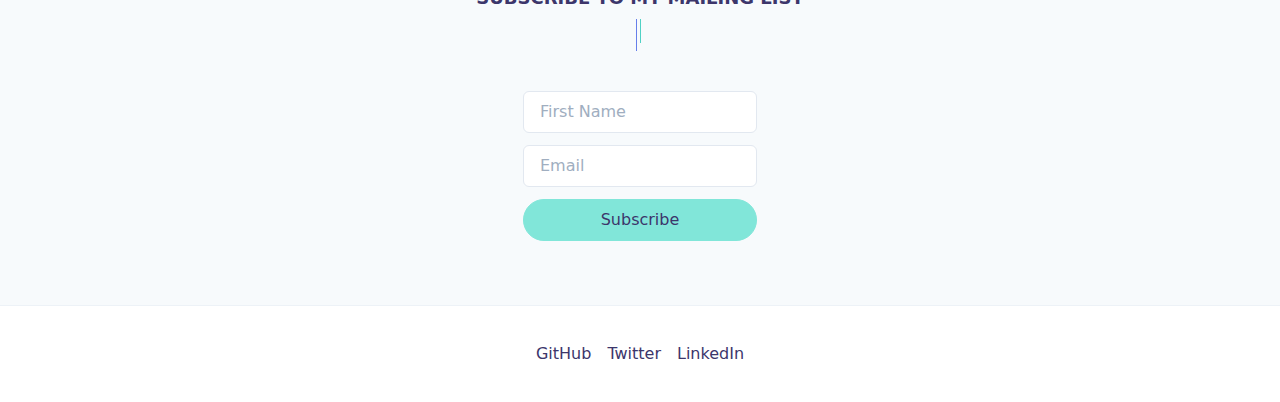
<file: blog/blog-post-2/index.html>
<!DOCTYPE html><html lang="en"><head><meta charSet="utf-8"/><meta http-equiv="x-ua-compatible" content="ie=edge"/><meta name="viewport" content="width=device-width, initial-scale=1, shrink-to-fit=no"/><style data-href="/styles.7722eb0a10794545454a.css">/*! normalize.css v8.0.1 | MIT License | github.com/necolas/normalize.css */html{line-height:1.15;-webkit-text-size-adjust:100%}body{margin:0}main{display:block}h1{font-size:2em;margin:.67em 0}hr{box-sizing:content-box;height:0;overflow:visible}pre{font-family:monospace,monospace;font-size:1em}a{background-color:transparent}abbr[title]{border-bottom:none;text-decoration:underline;-webkit-text-decoration:underline dotted;text-decoration:underline dotted}b,strong{font-weight:bolder}code,kbd,samp{font-family:monospace,monospace;font-size:1em}small{font-size:80%}sub,sup{font-size:75%;line-height:0;position:relative;vertical-align:baseline}sub{bottom:-.25em}sup{top:-.5em}img{border-style:none}button,input,optgroup,select,textarea{font-family:inherit;font-size:100%;line-height:1.15;margin:0}button,input{overflow:visible}button,select{text-transform:none}[type=button],[type=reset],[type=submit],button{-webkit-appearance:button}[type=button]::-moz-focus-inner,[type=reset]::-moz-focus-inner,[type=submit]::-moz-focus-inner,button::-moz-focus-inner{border-style:none;padding:0}[type=button]:-moz-focusring,[type=reset]:-moz-focusring,[type=submit]:-moz-focusring,button:-moz-focusring{outline:1px dotted ButtonText}fieldset{padding:.35em .75em .625em}legend{box-sizing:border-box;color:inherit;display:table;max-width:100%;padding:0;white-space:normal}progress{vertical-align:baseline}textarea{overflow:auto}[type=checkbox],[type=radio]{box-sizing:border-box;padding:0}[type=number]::-webkit-inner-spin-button,[type=number]::-webkit-outer-spin-button{height:auto}[type=search]{-webkit-appearance:textfield;outline-offset:-2px}[type=search]::-webkit-search-decoration{-webkit-appearance:none}::-webkit-file-upload-button{-webkit-appearance:button;font:inherit}details{display:block}summary{display:list-item}[hidden],template{display:none}blockquote,dd,dl,figure,h1,h2,h3,h4,h5,h6,hr,p,pre{margin:0}button{background-color:transparent;background-image:none;padding:0}button:focus{outline:1px dotted;outline:5px auto -webkit-focus-ring-color}fieldset,ol,ul{margin:0;padding:0}ol,ul{list-style:none}html{font-family:system-ui,-apple-system,BlinkMacSystemFont,Segoe UI,Roboto,Helvetica Neue,Arial,Noto Sans,sans-serif,Apple Color Emoji,Segoe UI Emoji,Segoe UI Symbol,Noto Color Emoji;line-height:1.5}*,:after,:before{box-sizing:border-box;border:0 solid #e2e8f0}hr{border-top-width:1px}img{border-style:solid}textarea{resize:vertical}input::-moz-placeholder,textarea::-moz-placeholder{color:#a0aec0}input:-ms-input-placeholder,textarea:-ms-input-placeholder{color:#a0aec0}input::-ms-input-placeholder,textarea::-ms-input-placeholder{color:#a0aec0}input::placeholder,textarea::placeholder{color:#a0aec0}[role=button],button{cursor:pointer}table{border-collapse:collapse}h1,h2,h3,h4,h5,h6{font-size:inherit;font-weight:inherit}a{color:inherit;text-decoration:inherit}button,input,optgroup,select,textarea{padding:0;line-height:inherit;color:inherit}code,kbd,pre,samp{font-family:Menlo,Monaco,Consolas,Liberation Mono,Courier New,monospace}audio,canvas,embed,iframe,img,object,svg,video{display:block;vertical-align:middle}img,video{max-width:100%;height:auto}.container{width:100%}@media (min-width:640px){.container{max-width:640px}}@media (min-width:768px){.container{max-width:768px}}@media (min-width:1024px){.container{max-width:1024px}}@media (min-width:1280px){.container{max-width:1280px}}.appearance-none{-webkit-appearance:none;-moz-appearance:none;appearance:none}.bg-white{--bg-opacity:1;background-color:#fff;background-color:rgba(255,255,255,var(--bg-opacity))}.bg-gray-100{--bg-opacity:1;background-color:#f7fafc;background-color:rgba(247,250,252,var(--bg-opacity))}.bg-gray-300{--bg-opacity:1;background-color:#e2e8f0;background-color:rgba(226,232,240,var(--bg-opacity))}.bg-teal-300{--bg-opacity:1;background-color:#81e6d9;background-color:rgba(129,230,217,var(--bg-opacity))}.bg-teal-400{--bg-opacity:1;background-color:#4fd1c5;background-color:rgba(79,209,197,var(--bg-opacity))}.bg-indigo-100{--bg-opacity:1;background-color:#ebf4ff;background-color:rgba(235,244,255,var(--bg-opacity))}.bg-indigo-500{--bg-opacity:1;background-color:#667eea;background-color:rgba(102,126,234,var(--bg-opacity))}.border-transparent{border-color:transparent}.border-white{--border-opacity:1;border-color:#fff;border-color:rgba(255,255,255,var(--border-opacity))}.border-gray-200{--border-opacity:1;border-color:#edf2f7;border-color:rgba(237,242,247,var(--border-opacity))}.border-gray-300{--border-opacity:1;border-color:#e2e8f0;border-color:rgba(226,232,240,var(--border-opacity))}.border-teal-300{--border-opacity:1;border-color:#81e6d9;border-color:rgba(129,230,217,var(--border-opacity))}.border-teal-400{--border-opacity:1;border-color:#4fd1c5;border-color:rgba(79,209,197,var(--border-opacity))}.border-indigo-100{--border-opacity:1;border-color:#ebf4ff;border-color:rgba(235,244,255,var(--border-opacity))}.border-indigo-200{--border-opacity:1;border-color:#c3dafe;border-color:rgba(195,218,254,var(--border-opacity))}.rounded{border-radius:.25rem}.rounded-md{border-radius:.375rem}.rounded-lg{border-radius:.5rem}.rounded-full{border-radius:9999px}.border-4{border-width:4px}.border{border-width:1px}.border-t{border-top-width:1px}.border-b{border-bottom-width:1px}.border-l{border-left-width:1px}.cursor-pointer{cursor:pointer}.block{display:block}.inline-block{display:inline-block}.flex{display:flex}.hidden{display:none}.flex-col{flex-direction:column}.flex-wrap{flex-wrap:wrap}.items-end{align-items:flex-end}.items-center{align-items:center}.justify-center{justify-content:center}.justify-between{justify-content:space-between}.order-last{order:9999}.font-semibold{font-weight:600}.font-bold{font-weight:700}.h-2{height:.5rem}.h-3{height:.75rem}.h-5{height:1.25rem}.h-6{height:1.5rem}.h-8{height:2rem}.h-10{height:2.5rem}.h-16{height:4rem}.h-px{height:1px}.h-full{height:100%}.text-xs{font-size:.75rem}.text-lg{font-size:1.125rem}.leading-normal{line-height:1.5}.m-0{margin:0}.mx-2{margin-left:.5rem;margin-right:.5rem}.mx-3{margin-left:.75rem;margin-right:.75rem}.my-4{margin-top:1rem;margin-bottom:1rem}.mx-auto{margin-left:auto;margin-right:auto}.-mx-3{margin-left:-.75rem;margin-right:-.75rem}.ml-0{margin-left:0}.mt-1{margin-top:.25rem}.mb-1{margin-bottom:.25rem}.ml-1{margin-left:.25rem}.mr-2{margin-right:.5rem}.mb-2{margin-bottom:.5rem}.mt-3{margin-top:.75rem}.mr-3{margin-right:.75rem}.mb-3{margin-bottom:.75rem}.mt-4{margin-top:1rem}.mb-4{margin-bottom:1rem}.mb-6{margin-bottom:1.5rem}.mb-8{margin-bottom:2rem}.mt-10{margin-top:2.5rem}.mb-10{margin-bottom:2.5rem}.mt-auto{margin-top:auto}.mr-auto{margin-right:auto}.-mt-2{margin-top:-.5rem}.-mt-px{margin-top:-1px}.-mb-px{margin-bottom:-1px}.max-w-screen-sm{max-width:640px}.max-w-screen-md{max-width:768px}.min-h-screen{min-height:100vh}.opacity-0{opacity:0}.focus\:outline-none:focus{outline:0}.overflow-hidden{overflow:hidden}.p-3{padding:.75rem}.p-4{padding:1rem}.p-5{padding:1.25rem}.px-0{padding-left:0;padding-right:0}.py-1{padding-top:.25rem;padding-bottom:.25rem}.py-2{padding-top:.5rem;padding-bottom:.5rem}.px-2{padding-left:.5rem;padding-right:.5rem}.py-4{padding-top:1rem;padding-bottom:1rem}.px-4{padding-left:1rem;padding-right:1rem}.py-8{padding-top:2rem;padding-bottom:2rem}.px-8{padding-left:2rem;padding-right:2rem}.pb-0{padding-bottom:0}.pt-2{padding-top:.5rem}.absolute{position:absolute}.relative{position:relative}.left-0{left:0}.focus\:shadow-outline:focus{box-shadow:0 0 0 3px rgba(66,153,225,.5)}.text-left{text-align:left}.text-center{text-align:center}.text-indigo-500{--text-opacity:1;color:#667eea;color:rgba(102,126,234,var(--text-opacity))}.text-indigo-600{--text-opacity:1;color:#5a67d8;color:rgba(90,103,216,var(--text-opacity))}.text-indigo-900{--text-opacity:1;color:#3c366b;color:rgba(60,54,107,var(--text-opacity))}.hover\:text-indigo-600:hover{--text-opacity:1;color:#5a67d8;color:rgba(90,103,216,var(--text-opacity))}.hover\:text-indigo-700:hover{--text-opacity:1;color:#4c51bf;color:rgba(76,81,191,var(--text-opacity))}.hover\:text-indigo-900:hover{--text-opacity:1;color:#3c366b;color:rgba(60,54,107,var(--text-opacity))}.uppercase{text-transform:uppercase}.visible{visibility:visible}.invisible{visibility:hidden}.w-2{width:.5rem}.w-3{width:.75rem}.w-6{width:1.5rem}.w-8{width:2rem}.w-10{width:2.5rem}.w-16{width:4rem}.w-px{width:1px}.w-full{width:100%}.transform{--transform-translate-x:0;--transform-translate-y:0;--transform-rotate:0;--transform-skew-x:0;--transform-skew-y:0;--transform-scale-x:1;--transform-scale-y:1;transform:translateX(var(--transform-translate-x)) translateY(var(--transform-translate-y)) rotate(var(--transform-rotate)) skewX(var(--transform-skew-x)) skewY(var(--transform-skew-y)) scaleX(var(--transform-scale-x)) scaleY(var(--transform-scale-y))}.transition{transition-property:background-color,border-color,color,fill,stroke,opacity,box-shadow,transform}@media (min-width:640px){.sm\:flex{display:flex}.sm\:hidden{display:none}.sm\:flex-row{flex-direction:row}.sm\:order-none{order:0}.sm\:my-0{margin-bottom:0}.sm\:mt-0,.sm\:my-0{margin-top:0}.sm\:ml-8{margin-left:2rem}.sm\:py-16{padding-top:4rem;padding-bottom:4rem}.sm\:px-16{padding-left:4rem;padding-right:4rem}.sm\:w-auto{width:auto}.sm\:w-1\/2{width:50%}.sm\:w-1\/3{width:33.333333%}.sm\:w-2\/3{width:66.666667%}}</style><meta name="generator" content="Gatsby 2.24.2"/><title data-react-helmet="true">Blog Post 2 | Personal Website</title><meta data-react-helmet="true" name="description" content="Personal Website based on Gatsby Markdown Personal Website Starter,."/><meta data-react-helmet="true" property="og:title" content="Blog Post 2"/><meta data-react-helmet="true" property="og:description" content="Personal Website based on Gatsby Markdown Personal Website Starter,."/><meta data-react-helmet="true" property="og:type" content="website"/><meta data-react-helmet="true" name="twitter:card" content="summary"/><meta data-react-helmet="true" name="twitter:creator" content="unoah"/><meta data-react-helmet="true" name="twitter:title" content="Blog Post 2"/><meta data-react-helmet="true" name="twitter:description" content="Personal Website based on Gatsby Markdown Personal Website Starter,."/><link rel="icon" href="/favicon-32x32.png?v=4a9773549091c227cd2eb82ccd9c5e3a"/><link rel="manifest" href="/manifest.webmanifest"/><meta name="theme-color" content="#81e6d9"/><link rel="apple-touch-icon" sizes="48x48" href="/icons/icon-48x48.png?v=4a9773549091c227cd2eb82ccd9c5e3a"/><link rel="apple-touch-icon" sizes="72x72" href="/icons/icon-72x72.png?v=4a9773549091c227cd2eb82ccd9c5e3a"/><link rel="apple-touch-icon" sizes="96x96" href="/icons/icon-96x96.png?v=4a9773549091c227cd2eb82ccd9c5e3a"/><link rel="apple-touch-icon" sizes="144x144" href="/icons/icon-144x144.png?v=4a9773549091c227cd2eb82ccd9c5e3a"/><link rel="apple-touch-icon" sizes="192x192" href="/icons/icon-192x192.png?v=4a9773549091c227cd2eb82ccd9c5e3a"/><link rel="apple-touch-icon" sizes="256x256" href="/icons/icon-256x256.png?v=4a9773549091c227cd2eb82ccd9c5e3a"/><link rel="apple-touch-icon" sizes="384x384" href="/icons/icon-384x384.png?v=4a9773549091c227cd2eb82ccd9c5e3a"/><link rel="apple-touch-icon" sizes="512x512" href="/icons/icon-512x512.png?v=4a9773549091c227cd2eb82ccd9c5e3a"/><style data-styled="" data-styled-version="5.1.1">.iEMlAB{-webkit-flex-direction:column;-ms-flex-direction:column;flex-direction:column;width:100%;-webkit-order:9999;-ms-flex-order:9999;order:9999;margin-top:1rem;margin-bottom:1rem;display:none;}/*!sc*/
@media (min-width:640px){.iEMlAB{display:-webkit-box;display:-webkit-flex;display:-ms-flexbox;display:flex;-webkit-flex-direction:row;-ms-flex-direction:row;flex-direction:row;width:auto;-webkit-order:0;-ms-flex-order:0;order:0;margin-top:0;margin-bottom:0;}}/*!sc*/
data-styled.g1[id="styles__MainNav-tfvd6b-0"]{content:"iEMlAB,"}/*!sc*/
.jEzooR{position:relative;color:#3c366b;border-bottom-width:1px;border-color:transparent;margin-left:0;margin-top:0.75rem;width:-webkit-max-content;width:-moz-max-content;width:max-content;}/*!sc*/
.jEzooR:hover{color:#3c366b;}/*!sc*/
@media (min-width:640px){.jEzooR{margin-left:2rem;margin-top:0;}}/*!sc*/
.jEzooR.active{border-color:#4fd1c5;}/*!sc*/
.jEzooR:before{position:absolute;width:100%;background-color:#4fd1c5;height:1px;left:0;visibility:hidden;content:'';bottom:-1px;-webkit-transform:scaleX(0);-ms-transform:scaleX(0);transform:scaleX(0);-webkit-transition:0.2s;transition:0.2s;}/*!sc*/
.jEzooR:hover:before{visibility:visible;-webkit-transform:scaleX(1);-ms-transform:scaleX(1);transform:scaleX(1);}/*!sc*/
data-styled.g2[id="styles__MainNavItem-tfvd6b-1"]{content:"jEzooR,"}/*!sc*/
.ffocJk{display:-webkit-box;display:-webkit-flex;display:-ms-flexbox;display:flex;-webkit-flex-direction:column;-ms-flex-direction:column;flex-direction:column;-webkit-align-items:flex-end;-webkit-box-align:flex-end;-ms-flex-align:flex-end;align-items:flex-end;-webkit-box-pack:center;-webkit-justify-content:center;-ms-flex-pack:center;justify-content:center;cursor:pointer;width:1.5rem;height:1.25rem;outline:none !important;}/*!sc*/
@media (min-width:640px){.ffocJk{display:none;}}/*!sc*/
.ffocJk span{background-color:#667eea;display:inline-block;width:1.5rem;height:1px;-webkit-transition:0.2s;transition:0.2s;}/*!sc*/
.ffocJk span:first-child{margin-bottom:0.25rem;-webkit-transform:none;-ms-transform:none;transform:none;}/*!sc*/
.ffocJk span:last-child{margin-top:0.25rem;-webkit-transform:none;-ms-transform:none;transform:none;}/*!sc*/
.ffocJk span:nth-child(2){background-color:#4fd1c5;display:inline-block;width:2rem;height:1px;opacity:undefined;-webkit-transform:none;-ms-transform:none;transform:none;}/*!sc*/
data-styled.g3[id="styles__ToogleMainNav-tfvd6b-2"]{content:"ffocJk,"}/*!sc*/
.eEQKDB{display:-webkit-box;display:-webkit-flex;display:-ms-flexbox;display:flex;-webkit-align-items:center;-webkit-box-align:center;-ms-flex-align:center;align-items:center;margin-right:auto;color:#3c366b;}/*!sc*/
.eEQKDB:hover{color:#3c366b;}/*!sc*/
data-styled.g4[id="styles__Logo-sc-1htb412-0"]{content:"eEQKDB,"}/*!sc*/
.QcwkG{font-size:1.125rem;}/*!sc*/
data-styled.g5[id="styles__Text-sc-1htb412-1"]{content:"QcwkG,"}/*!sc*/
.lbhmHD{width:4rem;height:4rem;margin-right:0.75rem;border-width:1px;border-color:#4fd1c5;border-radius:9999px;}/*!sc*/
.lbhmHD img{border-width:4px;border-color:#fff;border-radius:9999px;}/*!sc*/
data-styled.g6[id="styles__Image-sc-1htb412-2"]{content:"lbhmHD,"}/*!sc*/
.bUVlmo{display:-webkit-box;display:-webkit-flex;display:-ms-flexbox;display:flex;-webkit-flex-wrap:wrap;-ms-flex-wrap:wrap;flex-wrap:wrap;max-width:768px;width:100%;margin-left:auto;margin-right:auto;padding:1.25rem;padding-top:2rem;padding-bottom:2rem;}/*!sc*/
@media (min-width:640px){.bUVlmo{padding-top:4rem;padding-bottom:4rem;}}/*!sc*/
.dEbPzi{display:-webkit-box;display:-webkit-flex;display:-ms-flexbox;display:flex;-webkit-flex-wrap:wrap;-ms-flex-wrap:wrap;flex-wrap:wrap;max-width:768px;width:100%;margin-left:auto;margin-right:auto;padding:1.25rem;}/*!sc*/
data-styled.g7[id="styles__Container-sc-778ylr-0"]{content:"bUVlmo,dEbPzi,"}/*!sc*/
.BgBHt{background-color:#f7fafc;border-bottom-width:1px;border-color:#edf2f7;margin-bottom:-1px;}/*!sc*/
data-styled.g8[id="styles__Header-sc-1k6ah8y-0"]{content:"BgBHt,"}/*!sc*/
.fSgKtM{display:-webkit-box;display:-webkit-flex;display:-ms-flexbox;display:flex;-webkit-flex-wrap:wrap;-ms-flex-wrap:wrap;flex-wrap:wrap;max-width:768px;width:100%;margin-left:auto;margin-right:auto;padding:1.25rem;-webkit-align-items:center;-webkit-box-align:center;-ms-flex-align:center;align-items:center;}/*!sc*/
data-styled.g9[id="styles__Wrapper-sc-1k6ah8y-1"]{content:"fSgKtM,"}/*!sc*/
.lodfUL{border-top-width:1px;border-color:#edf2f7;padding-top:1rem;padding-bottom:1rem;}/*!sc*/
data-styled.g10[id="styles__Footer-sc-68em57-0"]{content:"lodfUL,"}/*!sc*/
.hqwYpU{display:-webkit-box;display:-webkit-flex;display:-ms-flexbox;display:flex;-webkit-align-items:center;-webkit-box-align:center;-ms-flex-align:center;align-items:center;-webkit-box-pack:center;-webkit-justify-content:center;-ms-flex-pack:center;justify-content:center;width:100%;}/*!sc*/
.hqwYpU a{color:#3c366b;margin-left:0.5rem;margin-right:0.5rem;}/*!sc*/
.hqwYpU a:hover{color:#5a67d8;}/*!sc*/
data-styled.g11[id="styles__Links-sc-68em57-1"]{content:"hqwYpU,"}/*!sc*/
.csqvgI{color:#3c366b;margin-left:0.5rem;margin-right:0.5rem;}/*!sc*/
.csqvgI:hover{color:#5a67d8;}/*!sc*/
data-styled.g12[id="styles__Link-sc-68em57-2"]{content:"csqvgI,"}/*!sc*/
.iFmhox{outline:none !important;padding-top:0.5rem;padding-bottom:0.5rem;padding-left:2rem;padding-right:2rem;border-radius:9999px;border-width:1px;border-color:#81e6d9;color:#3c366b;background-color:#81e6d9;width:100%;}/*!sc*/
data-styled.g13[id="styles__Button-x9nkxn-0"]{content:"iFmhox,"}/*!sc*/
.coXmJC{display:-webkit-box;display:-webkit-flex;display:-ms-flexbox;display:flex;-webkit-flex-direction:column;-ms-flex-direction:column;flex-direction:column;width:100%;}/*!sc*/
data-styled.g14[id="styles__TitleSection-sc-1vgflre-0"]{content:"coXmJC,"}/*!sc*/
.gTbPQp{text-transform:uppercase;margin-bottom:1rem;font-size:1.125rem;font-weight:700;width:100%;text-align:left;}/*!sc*/
.cWXrXS{text-transform:uppercase;margin-bottom:1rem;font-size:1.125rem;font-weight:700;width:100%;text-align:left;text-align:center;}/*!sc*/
data-styled.g15[id="styles__Title-sc-1vgflre-1"]{content:"gTbPQp,cWXrXS,"}/*!sc*/
.hCFPyY{font-size:0.75rem;color:#5a67d8;width:100%;text-align:left;}/*!sc*/
.cSxChP{font-size:0.75rem;color:#5a67d8;width:100%;text-align:left;text-align:center;}/*!sc*/
data-styled.g16[id="styles__SubTitle-sc-1vgflre-2"]{content:"hCFPyY,cSxChP,"}/*!sc*/
.hQCtLf{position:relative;width:0.5rem;height:2rem;margin-bottom:1.5rem;margin-top:-0.5rem;}/*!sc*/
.hQCtLf:before{content:'';background-color:#667eea;height:100%;width:1px;position:absolute;left:0;}/*!sc*/
.hQCtLf:after{content:'';background-color:#4fd1c5;height:1.5rem;width:1px;position:absolute;margin-left:0.25rem;}/*!sc*/
.dKbiNw{position:relative;width:0.5rem;height:2rem;margin-bottom:1.5rem;margin-top:-0.5rem;margin-left:auto;margin-right:auto;}/*!sc*/
.dKbiNw:before{content:'';background-color:#667eea;height:100%;width:1px;position:absolute;left:0;}/*!sc*/
.dKbiNw:after{content:'';background-color:#4fd1c5;height:1.5rem;width:1px;position:absolute;margin-left:0.25rem;}/*!sc*/
data-styled.g17[id="styles__Separator-sc-1vgflre-3"]{content:"hQCtLf,dKbiNw,"}/*!sc*/
.khAnmw{background-color:#f7fafc;border-top-width:1px;border-color:#ebf4ff;margin-top:auto;}/*!sc*/
data-styled.g18[id="styles__Newsletter-it3ogp-0"]{content:"khAnmw,"}/*!sc*/
.elEdXm{display:-webkit-box;display:-webkit-flex;display:-ms-flexbox;display:flex;-webkit-flex-direction:column;-ms-flex-direction:column;flex-direction:column;-webkit-align-items:center;-webkit-box-align:center;-ms-flex-align:center;align-items:center;-webkit-box-pack:center;-webkit-justify-content:center;-ms-flex-pack:center;justify-content:center;margin-left:auto;margin-right:auto;margin-top:1rem;}/*!sc*/
data-styled.g19[id="styles__Form-it3ogp-1"]{content:"elEdXm,"}/*!sc*/
.IihBN{background-color:#fff;border-width:1px;border-color:#e2e8f0;border-radius:0.375rem;padding-top:0.5rem;padding-bottom:0.5rem;padding-left:1rem;padding-right:1rem;display:block;width:100%;-webkit-appearance:none;-moz-appearance:none;appearance:none;line-height:1.5;margin-bottom:0.75rem;}/*!sc*/
.IihBN:focus{outline:0;box-shadow:0 0 0 3px rgba(66,153,225,0.5);}/*!sc*/
data-styled.g20[id="styles__Input-it3ogp-2"]{content:"IihBN,"}/*!sc*/
.dTkoeq{display:-webkit-box;display:-webkit-flex;display:-ms-flexbox;display:flex;-webkit-flex-direction:column;-ms-flex-direction:column;flex-direction:column;min-height:100vh;}/*!sc*/
data-styled.g21[id="styles__Layout-sc-186sluc-0"]{content:"dTkoeq,"}/*!sc*/
.cWHEEV{width:100%;display:-webkit-box;display:-webkit-flex;display:-ms-flexbox;display:flex;-webkit-box-pack:justify;-webkit-justify-content:space-between;-ms-flex-pack:justify;justify-content:space-between;margin-top:2.5rem;}/*!sc*/
data-styled.g59[id="styles__Links-r35e3e-2"]{content:"cWHEEV,"}/*!sc*/
body{margin:0;color:#3c366b;background-color:#fff;}/*!sc*/
a{color:#5a67d8;}/*!sc*/
a:hover{color:#4c51bf;}/*!sc*/
p + p{margin-top:0.75rem;}/*!sc*/
data-styled.g60[id="sc-global-SVgEa1"]{content:"sc-global-SVgEa1,"}/*!sc*/
</style><link as="script" rel="preload" href="/webpack-runtime-f6971728cc2917777eed.js"/><link as="script" rel="preload" href="/framework-a38040c4749cf445737f.js"/><link as="script" rel="preload" href="/app-f325c2c287f18fd73f08.js"/><link as="script" rel="preload" href="/styles-2d82ac8e3afc0c213061.js"/><link as="script" rel="preload" href="/05d954cf-0224e19418a94d1b6294.js"/><link as="script" rel="preload" href="/606b7654f45e02505c5c661d254f81830592203a-cbcab81d681049f722f7.js"/><link as="script" rel="preload" href="/component---src-templates-blog-post-index-tsx-02a59cbf92a953fd9a2c.js"/><link as="fetch" rel="preload" href="/page-data/blog/blog-post-2/page-data.json" crossorigin="anonymous"/><link as="fetch" rel="preload" href="/page-data/app-data.json" crossorigin="anonymous"/></head><body><div id="___gatsby"><div style="outline:none" tabindex="-1" id="gatsby-focus-wrapper"><main class="styles__Layout-sc-186sluc-0 dTkoeq"><header class="styles__Header-sc-1k6ah8y-0 BgBHt"><div class="styles__Container-sc-778ylr-0 styles__Wrapper-sc-1k6ah8y-1 fSgKtM"><a class="styles__Logo-sc-1htb412-0 eEQKDB" href="/"><figure class="styles__Image-sc-1htb412-2 lbhmHD"><div class=" gatsby-image-wrapper" style="position:relative;overflow:hidden"><div aria-hidden="true" style="width:100%;padding-bottom:100%"></div><img aria-hidden="true" src="[data-uri]" alt="Personal Website" style="position:absolute;top:0;left:0;width:100%;height:100%;object-fit:cover;object-position:center;opacity:1;transition-delay:500ms"/><noscript><picture><source srcset="/static/8197c5dd88f727e615977a0e3c1de22c/a0bab/profile.jpg 20w,
/static/8197c5dd88f727e615977a0e3c1de22c/b13df/profile.jpg 40w,
/static/8197c5dd88f727e615977a0e3c1de22c/4e333/profile.jpg 80w,
/static/8197c5dd88f727e615977a0e3c1de22c/b2712/profile.jpg 120w,
/static/8197c5dd88f727e615977a0e3c1de22c/e75b5/profile.jpg 160w,
/static/8197c5dd88f727e615977a0e3c1de22c/14b42/profile.jpg 800w" sizes="(max-width: 80px) 100vw, 80px" /><img loading="lazy" sizes="(max-width: 80px) 100vw, 80px" srcset="/static/8197c5dd88f727e615977a0e3c1de22c/a0bab/profile.jpg 20w,
/static/8197c5dd88f727e615977a0e3c1de22c/b13df/profile.jpg 40w,
/static/8197c5dd88f727e615977a0e3c1de22c/4e333/profile.jpg 80w,
/static/8197c5dd88f727e615977a0e3c1de22c/b2712/profile.jpg 120w,
/static/8197c5dd88f727e615977a0e3c1de22c/e75b5/profile.jpg 160w,
/static/8197c5dd88f727e615977a0e3c1de22c/14b42/profile.jpg 800w" src="/static/8197c5dd88f727e615977a0e3c1de22c/4e333/profile.jpg" alt="Personal Website" style="position:absolute;top:0;left:0;opacity:1;width:100%;height:100%;object-fit:cover;object-position:center"/></picture></noscript></div></figure><h1 class="styles__Text-sc-1htb412-1 QcwkG">Personal Website</h1></a><nav class="styles__MainNav-tfvd6b-0 iEMlAB"><a whileTap="[object Object]" class="styles__MainNavItem-tfvd6b-1 jEzooR" href="/">About Me</a><a whileTap="[object Object]" class="styles__MainNavItem-tfvd6b-1 jEzooR" href="/resume/">Resume</a><a whileTap="[object Object]" class="styles__MainNavItem-tfvd6b-1 jEzooR" href="/blog/">Blog</a><a whileTap="[object Object]" class="styles__MainNavItem-tfvd6b-1 jEzooR" href="/contact/">Contact Me</a></nav><button class="styles__ToogleMainNav-tfvd6b-2 ffocJk"><span></span><span></span><span></span></button></div></header><div style="opacity:0;transform:translateY(30px) translateZ(0)"><div class="styles__Container-sc-778ylr-0 bUVlmo"><div class="styles__TitleSection-sc-1vgflre-0 coXmJC"><h4 class="styles__SubTitle-sc-1vgflre-2 hCFPyY">Dec 24, 2019</h4><h2 class="styles__Title-sc-1vgflre-1 gTbPQp">Blog Post 2</h2><h2 class="styles__Separator-sc-1vgflre-3 hQCtLf"></h2></div><span class="format-html"><p><em>Lorem ipsum dolor sit amet, consectetur adipiscing elit, sed do eiusmod tempor incididunt ut labore et dolore magna aliqua. Ut enim ad minim veniam, quis nostrud exercitation ullamco laboris nisi ut aliquip ex ea commodo consequat.</em>.</p>
<p><strong>Sed ut perspiciatis unde omnis</strong></p>
<p>"Sed ut perspiciatis unde omnis iste natus error sit voluptatem accusantium doloremque laudantium, totam rem aperiam, eaque ipsa quae ab illo inventore veritatis et quasi architecto beatae vitae dicta sunt explicabo. Nemo enim ipsam voluptatem quia voluptas sit aspernatur aut odit aut fugit, sed quia consequuntur magni dolores eos qui ratione voluptatem sequi nesciunt. Neque porro quisquam est, qui dolorem ipsum quia dolor sit amet, consectetur, adipisci velit, sed quia non numquam eius modi tempora incidunt ut labore et dolore magnam aliquam quaerat voluptatem.</p>
<p><span
      class="gatsby-resp-image-wrapper"
      style="position: relative; display: block; margin-left: auto; margin-right: auto; max-width: 768px; "
    >
      <span
    class="gatsby-resp-image-background-image"
    style="padding-bottom: 50%; position: relative; bottom: 0; left: 0; background-image: url('[data-uri]'); background-size: cover; display: block;"
  ></span>
  <img
        class="gatsby-resp-image-image"
        alt="Aliquet vel mollis nec"
        title="Aliquet vel mollis nec"
        src="/static/0d157851ec92df784c831a925c79630f/212bf/cover.jpg"
        srcset="/static/0d157851ec92df784c831a925c79630f/7809d/cover.jpg 192w,
/static/0d157851ec92df784c831a925c79630f/4ecad/cover.jpg 384w,
/static/0d157851ec92df784c831a925c79630f/212bf/cover.jpg 768w,
/static/0d157851ec92df784c831a925c79630f/4b190/cover.jpg 800w"
        sizes="(max-width: 768px) 100vw, 768px"
        style="width:100%;height:100%;margin:0;vertical-align:middle;position:absolute;top:0;left:0;"
        loading="lazy"
      />
    </span></p>
<p>Ut enim ad minima veniam, quis nostrum exercitationem ullam corporis suscipit laboriosam, nisi ut aliquid ex ea commodi consequatur? Quis autem vel eum iure reprehenderit qui in ea voluptate velit esse quam nihil molestiae consequatur, vel illum qui dolorem eum fugiat quo voluptas nulla pariatur?"</p>
<p><strong>Sliquam quaerat voluptatems</strong></p>
<p>"Sed ut perspiciatis unde omnis iste natus error sit voluptatem accusantium doloremque laudantium, totam rem aperiam, eaque ipsa quae ab illo inventore veritatis et quasi architecto beatae vitae dicta sunt explicabo. Nemo enim ipsam voluptatem quia voluptas sit aspernatur aut odit aut fugit, sed quia consequuntur magni dolores eos qui ratione voluptatem sequi nesciunt. Neque porro quisquam est, qui dolorem ipsum quia dolor sit amet, consectetur, adipisci velit, sed quia non numquam eius modi tempora incidunt ut labore et dolore magnam aliquam quaerat voluptatem.</p>
<p>Ut enim ad minima veniam, quis nostrum exercitationem ullam corporis suscipit laboriosam, nisi ut aliquid ex ea commodi consequatur? Quis autem vel eum iure reprehenderit qui in ea voluptate velit esse quam nihil molestiae consequatur, vel illum qui dolorem eum fugiat quo voluptas nulla pariatur?"</p></span><div class="styles__Links-r35e3e-2 cWHEEV"><span><a rel="previous" href="/blog/blog-post-1/">← <!-- -->Blog Post 1</a></span><span><a rel="next" href="/blog/blog-post-3/">Blog Post 3<!-- --> →</a></span></div></div><section class="styles__Newsletter-it3ogp-0 khAnmw"><div class="styles__Container-sc-778ylr-0 bUVlmo"><div class="styles__TitleSection-sc-1vgflre-0 coXmJC"><h4 class="styles__SubTitle-sc-1vgflre-2 cSxChP">Newsletter </h4><h2 class="styles__Title-sc-1vgflre-1 cWXrXS">Subscribe to my mailing list</h2><h2 class="styles__Separator-sc-1vgflre-3 dKbiNw"></h2></div><div class="styles__Form-it3ogp-1 elEdXm"><input type="text" placeholder="First Name" class="styles__Input-it3ogp-2 IihBN"/><input type="email" placeholder="Email" class="styles__Input-it3ogp-2 IihBN"/><button class="styles__Button-x9nkxn-0 iFmhox">Subscribe</button></div></div></section><footer class="styles__Footer-sc-68em57-0 lodfUL"><div class="styles__Container-sc-778ylr-0 dEbPzi"><div class="styles__Links-sc-68em57-1 hqwYpU"><a href="https://github.com/unoah" rel="noreferrer noopener" target="_blank" class="styles__Link-sc-68em57-2 csqvgI">GitHub</a><a href="https://twitter.com/" rel="noreferrer noopener" target="_blank" class="styles__Link-sc-68em57-2 csqvgI">Twitter</a><a href="https://www.linkedin.com/" rel="noreferrer noopener" target="_blank" class="styles__Link-sc-68em57-2 csqvgI">LinkedIn</a></div></div></footer></div></main></div><div id="gatsby-announcer" style="position:absolute;top:0;width:1px;height:1px;padding:0;overflow:hidden;clip:rect(0, 0, 0, 0);white-space:nowrap;border:0" aria-live="assertive" aria-atomic="true"></div></div><script id="gatsby-script-loader">/*<![CDATA[*/window.pagePath="/blog/blog-post-2/";/*]]>*/</script><script id="gatsby-chunk-mapping">/*<![CDATA[*/window.___chunkMapping={"polyfill":["/polyfill-7c59e5ef69ebf4d04312.js"],"app":["/app-f325c2c287f18fd73f08.js"],"component---cache-caches-gatsby-plugin-offline-app-shell-js":["/component---cache-caches-gatsby-plugin-offline-app-shell-js-4dfecd1f2d0e74648e38.js"],"component---src-pages-404-tsx":["/component---src-pages-404-tsx-bfb39d8368f48cc05ef2.js"],"component---src-pages-blog-tsx":["/component---src-pages-blog-tsx-b4974a90a34a9b7879c7.js"],"component---src-pages-contact-tsx":["/component---src-pages-contact-tsx-6d598b4825f28845cf1f.js"],"component---src-pages-index-tsx":["/component---src-pages-index-tsx-6fc3f66a190bde589f41.js"],"component---src-pages-resume-tsx":["/component---src-pages-resume-tsx-a5fb2535d65457c4ddd2.js"],"component---src-templates-blog-post-index-tsx":["/component---src-templates-blog-post-index-tsx-02a59cbf92a953fd9a2c.js"]};/*]]>*/</script><script src="/polyfill-7c59e5ef69ebf4d04312.js" nomodule=""></script><script src="/component---src-templates-blog-post-index-tsx-02a59cbf92a953fd9a2c.js" async=""></script><script src="/606b7654f45e02505c5c661d254f81830592203a-cbcab81d681049f722f7.js" async=""></script><script src="/05d954cf-0224e19418a94d1b6294.js" async=""></script><script src="/styles-2d82ac8e3afc0c213061.js" async=""></script><script src="/app-f325c2c287f18fd73f08.js" async=""></script><script src="/framework-a38040c4749cf445737f.js" async=""></script><script src="/webpack-runtime-f6971728cc2917777eed.js" async=""></script></body></html>
</file>
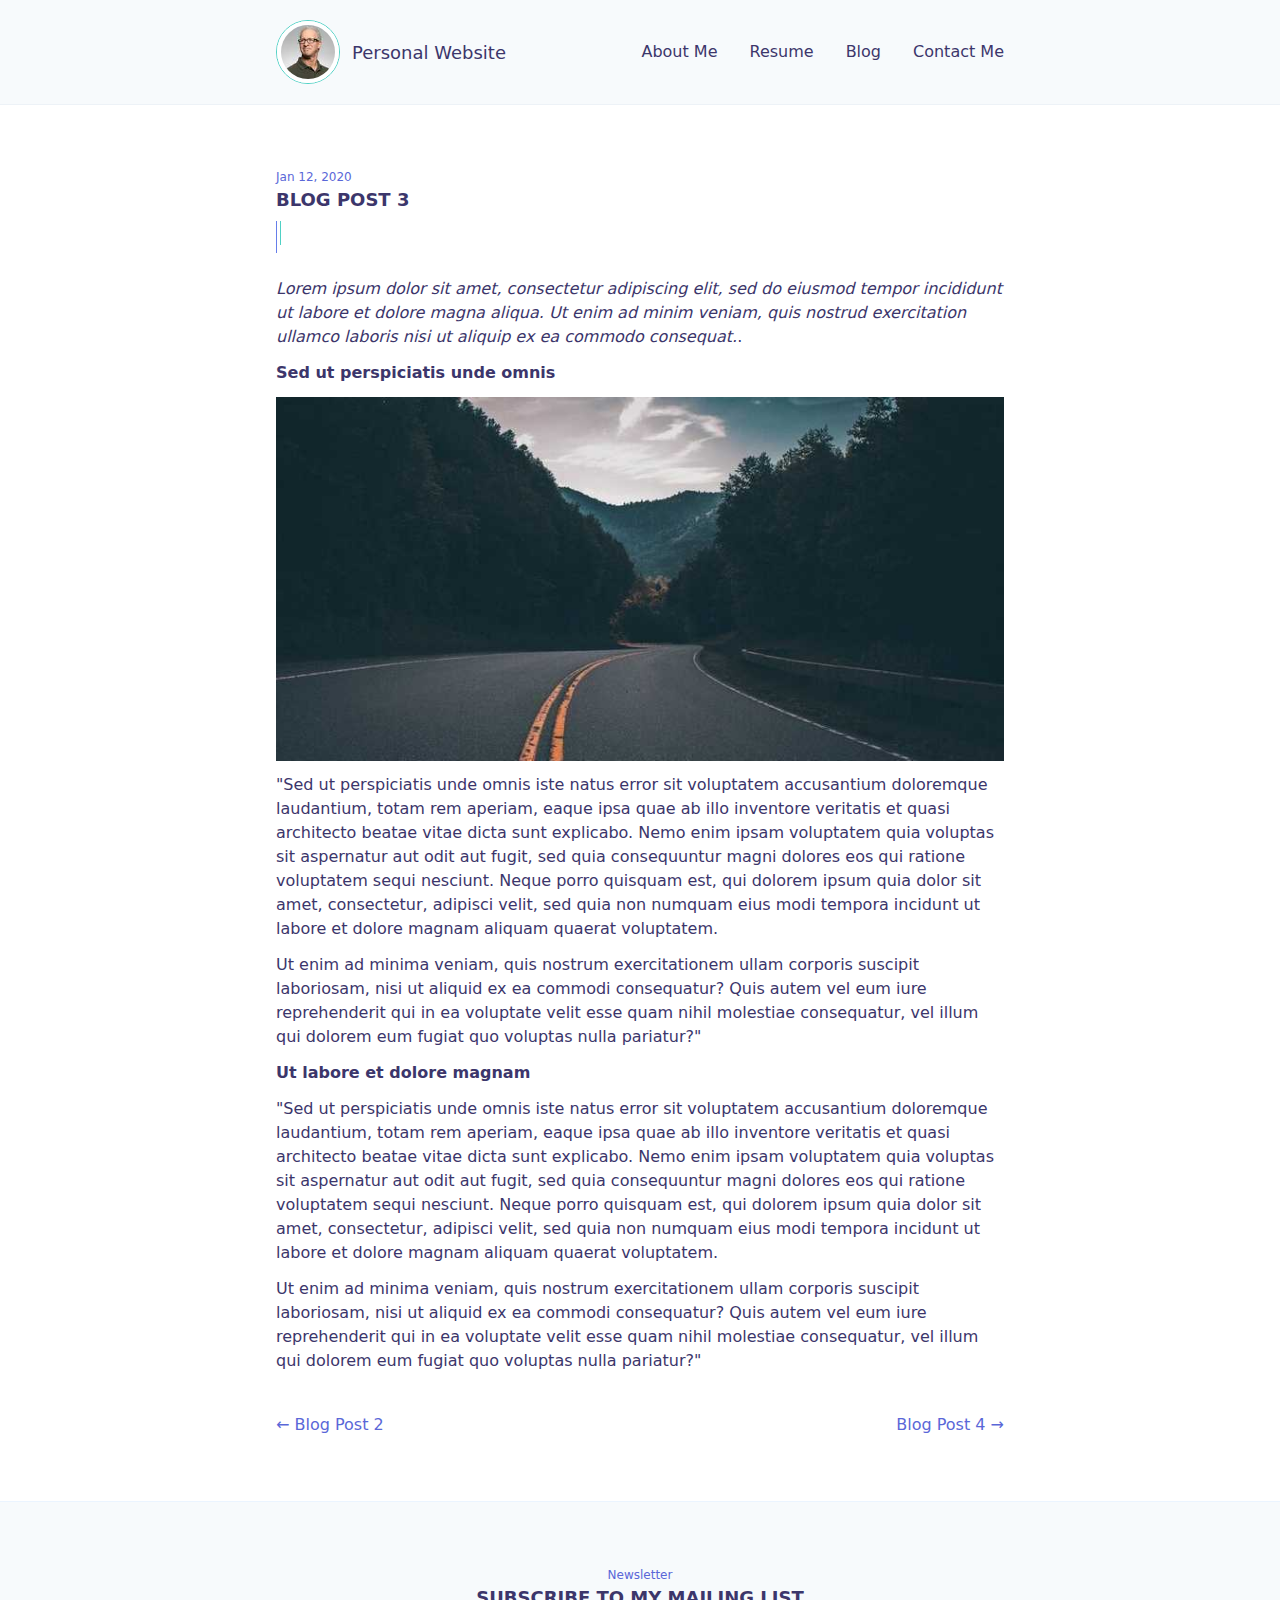
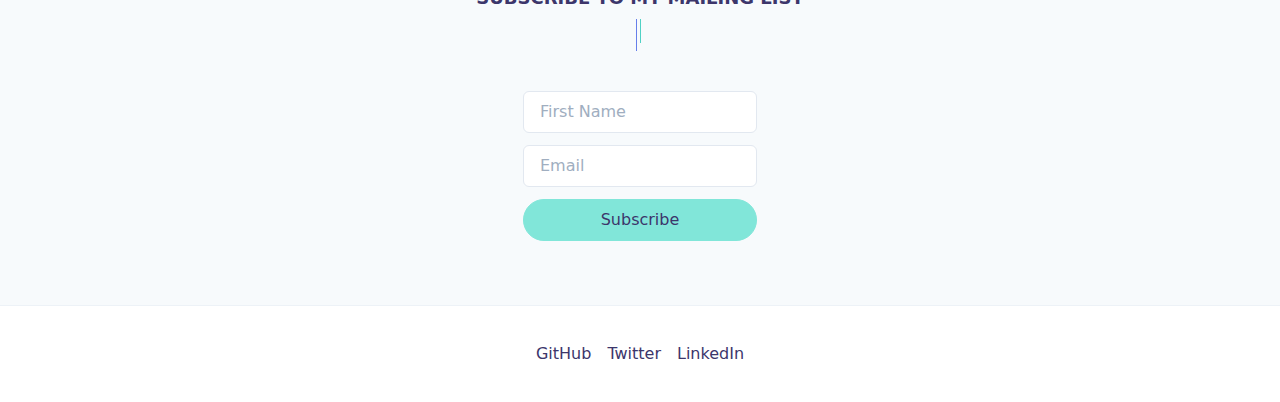
<file: blog/blog-post-3/index.html>
<!DOCTYPE html><html lang="en"><head><meta charSet="utf-8"/><meta http-equiv="x-ua-compatible" content="ie=edge"/><meta name="viewport" content="width=device-width, initial-scale=1, shrink-to-fit=no"/><style data-href="/styles.7722eb0a10794545454a.css">/*! normalize.css v8.0.1 | MIT License | github.com/necolas/normalize.css */html{line-height:1.15;-webkit-text-size-adjust:100%}body{margin:0}main{display:block}h1{font-size:2em;margin:.67em 0}hr{box-sizing:content-box;height:0;overflow:visible}pre{font-family:monospace,monospace;font-size:1em}a{background-color:transparent}abbr[title]{border-bottom:none;text-decoration:underline;-webkit-text-decoration:underline dotted;text-decoration:underline dotted}b,strong{font-weight:bolder}code,kbd,samp{font-family:monospace,monospace;font-size:1em}small{font-size:80%}sub,sup{font-size:75%;line-height:0;position:relative;vertical-align:baseline}sub{bottom:-.25em}sup{top:-.5em}img{border-style:none}button,input,optgroup,select,textarea{font-family:inherit;font-size:100%;line-height:1.15;margin:0}button,input{overflow:visible}button,select{text-transform:none}[type=button],[type=reset],[type=submit],button{-webkit-appearance:button}[type=button]::-moz-focus-inner,[type=reset]::-moz-focus-inner,[type=submit]::-moz-focus-inner,button::-moz-focus-inner{border-style:none;padding:0}[type=button]:-moz-focusring,[type=reset]:-moz-focusring,[type=submit]:-moz-focusring,button:-moz-focusring{outline:1px dotted ButtonText}fieldset{padding:.35em .75em .625em}legend{box-sizing:border-box;color:inherit;display:table;max-width:100%;padding:0;white-space:normal}progress{vertical-align:baseline}textarea{overflow:auto}[type=checkbox],[type=radio]{box-sizing:border-box;padding:0}[type=number]::-webkit-inner-spin-button,[type=number]::-webkit-outer-spin-button{height:auto}[type=search]{-webkit-appearance:textfield;outline-offset:-2px}[type=search]::-webkit-search-decoration{-webkit-appearance:none}::-webkit-file-upload-button{-webkit-appearance:button;font:inherit}details{display:block}summary{display:list-item}[hidden],template{display:none}blockquote,dd,dl,figure,h1,h2,h3,h4,h5,h6,hr,p,pre{margin:0}button{background-color:transparent;background-image:none;padding:0}button:focus{outline:1px dotted;outline:5px auto -webkit-focus-ring-color}fieldset,ol,ul{margin:0;padding:0}ol,ul{list-style:none}html{font-family:system-ui,-apple-system,BlinkMacSystemFont,Segoe UI,Roboto,Helvetica Neue,Arial,Noto Sans,sans-serif,Apple Color Emoji,Segoe UI Emoji,Segoe UI Symbol,Noto Color Emoji;line-height:1.5}*,:after,:before{box-sizing:border-box;border:0 solid #e2e8f0}hr{border-top-width:1px}img{border-style:solid}textarea{resize:vertical}input::-moz-placeholder,textarea::-moz-placeholder{color:#a0aec0}input:-ms-input-placeholder,textarea:-ms-input-placeholder{color:#a0aec0}input::-ms-input-placeholder,textarea::-ms-input-placeholder{color:#a0aec0}input::placeholder,textarea::placeholder{color:#a0aec0}[role=button],button{cursor:pointer}table{border-collapse:collapse}h1,h2,h3,h4,h5,h6{font-size:inherit;font-weight:inherit}a{color:inherit;text-decoration:inherit}button,input,optgroup,select,textarea{padding:0;line-height:inherit;color:inherit}code,kbd,pre,samp{font-family:Menlo,Monaco,Consolas,Liberation Mono,Courier New,monospace}audio,canvas,embed,iframe,img,object,svg,video{display:block;vertical-align:middle}img,video{max-width:100%;height:auto}.container{width:100%}@media (min-width:640px){.container{max-width:640px}}@media (min-width:768px){.container{max-width:768px}}@media (min-width:1024px){.container{max-width:1024px}}@media (min-width:1280px){.container{max-width:1280px}}.appearance-none{-webkit-appearance:none;-moz-appearance:none;appearance:none}.bg-white{--bg-opacity:1;background-color:#fff;background-color:rgba(255,255,255,var(--bg-opacity))}.bg-gray-100{--bg-opacity:1;background-color:#f7fafc;background-color:rgba(247,250,252,var(--bg-opacity))}.bg-gray-300{--bg-opacity:1;background-color:#e2e8f0;background-color:rgba(226,232,240,var(--bg-opacity))}.bg-teal-300{--bg-opacity:1;background-color:#81e6d9;background-color:rgba(129,230,217,var(--bg-opacity))}.bg-teal-400{--bg-opacity:1;background-color:#4fd1c5;background-color:rgba(79,209,197,var(--bg-opacity))}.bg-indigo-100{--bg-opacity:1;background-color:#ebf4ff;background-color:rgba(235,244,255,var(--bg-opacity))}.bg-indigo-500{--bg-opacity:1;background-color:#667eea;background-color:rgba(102,126,234,var(--bg-opacity))}.border-transparent{border-color:transparent}.border-white{--border-opacity:1;border-color:#fff;border-color:rgba(255,255,255,var(--border-opacity))}.border-gray-200{--border-opacity:1;border-color:#edf2f7;border-color:rgba(237,242,247,var(--border-opacity))}.border-gray-300{--border-opacity:1;border-color:#e2e8f0;border-color:rgba(226,232,240,var(--border-opacity))}.border-teal-300{--border-opacity:1;border-color:#81e6d9;border-color:rgba(129,230,217,var(--border-opacity))}.border-teal-400{--border-opacity:1;border-color:#4fd1c5;border-color:rgba(79,209,197,var(--border-opacity))}.border-indigo-100{--border-opacity:1;border-color:#ebf4ff;border-color:rgba(235,244,255,var(--border-opacity))}.border-indigo-200{--border-opacity:1;border-color:#c3dafe;border-color:rgba(195,218,254,var(--border-opacity))}.rounded{border-radius:.25rem}.rounded-md{border-radius:.375rem}.rounded-lg{border-radius:.5rem}.rounded-full{border-radius:9999px}.border-4{border-width:4px}.border{border-width:1px}.border-t{border-top-width:1px}.border-b{border-bottom-width:1px}.border-l{border-left-width:1px}.cursor-pointer{cursor:pointer}.block{display:block}.inline-block{display:inline-block}.flex{display:flex}.hidden{display:none}.flex-col{flex-direction:column}.flex-wrap{flex-wrap:wrap}.items-end{align-items:flex-end}.items-center{align-items:center}.justify-center{justify-content:center}.justify-between{justify-content:space-between}.order-last{order:9999}.font-semibold{font-weight:600}.font-bold{font-weight:700}.h-2{height:.5rem}.h-3{height:.75rem}.h-5{height:1.25rem}.h-6{height:1.5rem}.h-8{height:2rem}.h-10{height:2.5rem}.h-16{height:4rem}.h-px{height:1px}.h-full{height:100%}.text-xs{font-size:.75rem}.text-lg{font-size:1.125rem}.leading-normal{line-height:1.5}.m-0{margin:0}.mx-2{margin-left:.5rem;margin-right:.5rem}.mx-3{margin-left:.75rem;margin-right:.75rem}.my-4{margin-top:1rem;margin-bottom:1rem}.mx-auto{margin-left:auto;margin-right:auto}.-mx-3{margin-left:-.75rem;margin-right:-.75rem}.ml-0{margin-left:0}.mt-1{margin-top:.25rem}.mb-1{margin-bottom:.25rem}.ml-1{margin-left:.25rem}.mr-2{margin-right:.5rem}.mb-2{margin-bottom:.5rem}.mt-3{margin-top:.75rem}.mr-3{margin-right:.75rem}.mb-3{margin-bottom:.75rem}.mt-4{margin-top:1rem}.mb-4{margin-bottom:1rem}.mb-6{margin-bottom:1.5rem}.mb-8{margin-bottom:2rem}.mt-10{margin-top:2.5rem}.mb-10{margin-bottom:2.5rem}.mt-auto{margin-top:auto}.mr-auto{margin-right:auto}.-mt-2{margin-top:-.5rem}.-mt-px{margin-top:-1px}.-mb-px{margin-bottom:-1px}.max-w-screen-sm{max-width:640px}.max-w-screen-md{max-width:768px}.min-h-screen{min-height:100vh}.opacity-0{opacity:0}.focus\:outline-none:focus{outline:0}.overflow-hidden{overflow:hidden}.p-3{padding:.75rem}.p-4{padding:1rem}.p-5{padding:1.25rem}.px-0{padding-left:0;padding-right:0}.py-1{padding-top:.25rem;padding-bottom:.25rem}.py-2{padding-top:.5rem;padding-bottom:.5rem}.px-2{padding-left:.5rem;padding-right:.5rem}.py-4{padding-top:1rem;padding-bottom:1rem}.px-4{padding-left:1rem;padding-right:1rem}.py-8{padding-top:2rem;padding-bottom:2rem}.px-8{padding-left:2rem;padding-right:2rem}.pb-0{padding-bottom:0}.pt-2{padding-top:.5rem}.absolute{position:absolute}.relative{position:relative}.left-0{left:0}.focus\:shadow-outline:focus{box-shadow:0 0 0 3px rgba(66,153,225,.5)}.text-left{text-align:left}.text-center{text-align:center}.text-indigo-500{--text-opacity:1;color:#667eea;color:rgba(102,126,234,var(--text-opacity))}.text-indigo-600{--text-opacity:1;color:#5a67d8;color:rgba(90,103,216,var(--text-opacity))}.text-indigo-900{--text-opacity:1;color:#3c366b;color:rgba(60,54,107,var(--text-opacity))}.hover\:text-indigo-600:hover{--text-opacity:1;color:#5a67d8;color:rgba(90,103,216,var(--text-opacity))}.hover\:text-indigo-700:hover{--text-opacity:1;color:#4c51bf;color:rgba(76,81,191,var(--text-opacity))}.hover\:text-indigo-900:hover{--text-opacity:1;color:#3c366b;color:rgba(60,54,107,var(--text-opacity))}.uppercase{text-transform:uppercase}.visible{visibility:visible}.invisible{visibility:hidden}.w-2{width:.5rem}.w-3{width:.75rem}.w-6{width:1.5rem}.w-8{width:2rem}.w-10{width:2.5rem}.w-16{width:4rem}.w-px{width:1px}.w-full{width:100%}.transform{--transform-translate-x:0;--transform-translate-y:0;--transform-rotate:0;--transform-skew-x:0;--transform-skew-y:0;--transform-scale-x:1;--transform-scale-y:1;transform:translateX(var(--transform-translate-x)) translateY(var(--transform-translate-y)) rotate(var(--transform-rotate)) skewX(var(--transform-skew-x)) skewY(var(--transform-skew-y)) scaleX(var(--transform-scale-x)) scaleY(var(--transform-scale-y))}.transition{transition-property:background-color,border-color,color,fill,stroke,opacity,box-shadow,transform}@media (min-width:640px){.sm\:flex{display:flex}.sm\:hidden{display:none}.sm\:flex-row{flex-direction:row}.sm\:order-none{order:0}.sm\:my-0{margin-bottom:0}.sm\:mt-0,.sm\:my-0{margin-top:0}.sm\:ml-8{margin-left:2rem}.sm\:py-16{padding-top:4rem;padding-bottom:4rem}.sm\:px-16{padding-left:4rem;padding-right:4rem}.sm\:w-auto{width:auto}.sm\:w-1\/2{width:50%}.sm\:w-1\/3{width:33.333333%}.sm\:w-2\/3{width:66.666667%}}</style><meta name="generator" content="Gatsby 2.24.2"/><title data-react-helmet="true">Blog Post 3 | Personal Website</title><meta data-react-helmet="true" name="description" content="Personal Website based on Gatsby Markdown Personal Website Starter,."/><meta data-react-helmet="true" property="og:title" content="Blog Post 3"/><meta data-react-helmet="true" property="og:description" content="Personal Website based on Gatsby Markdown Personal Website Starter,."/><meta data-react-helmet="true" property="og:type" content="website"/><meta data-react-helmet="true" name="twitter:card" content="summary"/><meta data-react-helmet="true" name="twitter:creator" content="unoah"/><meta data-react-helmet="true" name="twitter:title" content="Blog Post 3"/><meta data-react-helmet="true" name="twitter:description" content="Personal Website based on Gatsby Markdown Personal Website Starter,."/><link rel="icon" href="/favicon-32x32.png?v=4a9773549091c227cd2eb82ccd9c5e3a"/><link rel="manifest" href="/manifest.webmanifest"/><meta name="theme-color" content="#81e6d9"/><link rel="apple-touch-icon" sizes="48x48" href="/icons/icon-48x48.png?v=4a9773549091c227cd2eb82ccd9c5e3a"/><link rel="apple-touch-icon" sizes="72x72" href="/icons/icon-72x72.png?v=4a9773549091c227cd2eb82ccd9c5e3a"/><link rel="apple-touch-icon" sizes="96x96" href="/icons/icon-96x96.png?v=4a9773549091c227cd2eb82ccd9c5e3a"/><link rel="apple-touch-icon" sizes="144x144" href="/icons/icon-144x144.png?v=4a9773549091c227cd2eb82ccd9c5e3a"/><link rel="apple-touch-icon" sizes="192x192" href="/icons/icon-192x192.png?v=4a9773549091c227cd2eb82ccd9c5e3a"/><link rel="apple-touch-icon" sizes="256x256" href="/icons/icon-256x256.png?v=4a9773549091c227cd2eb82ccd9c5e3a"/><link rel="apple-touch-icon" sizes="384x384" href="/icons/icon-384x384.png?v=4a9773549091c227cd2eb82ccd9c5e3a"/><link rel="apple-touch-icon" sizes="512x512" href="/icons/icon-512x512.png?v=4a9773549091c227cd2eb82ccd9c5e3a"/><style data-styled="" data-styled-version="5.1.1">.iEMlAB{-webkit-flex-direction:column;-ms-flex-direction:column;flex-direction:column;width:100%;-webkit-order:9999;-ms-flex-order:9999;order:9999;margin-top:1rem;margin-bottom:1rem;display:none;}/*!sc*/
@media (min-width:640px){.iEMlAB{display:-webkit-box;display:-webkit-flex;display:-ms-flexbox;display:flex;-webkit-flex-direction:row;-ms-flex-direction:row;flex-direction:row;width:auto;-webkit-order:0;-ms-flex-order:0;order:0;margin-top:0;margin-bottom:0;}}/*!sc*/
data-styled.g1[id="styles__MainNav-tfvd6b-0"]{content:"iEMlAB,"}/*!sc*/
.jEzooR{position:relative;color:#3c366b;border-bottom-width:1px;border-color:transparent;margin-left:0;margin-top:0.75rem;width:-webkit-max-content;width:-moz-max-content;width:max-content;}/*!sc*/
.jEzooR:hover{color:#3c366b;}/*!sc*/
@media (min-width:640px){.jEzooR{margin-left:2rem;margin-top:0;}}/*!sc*/
.jEzooR.active{border-color:#4fd1c5;}/*!sc*/
.jEzooR:before{position:absolute;width:100%;background-color:#4fd1c5;height:1px;left:0;visibility:hidden;content:'';bottom:-1px;-webkit-transform:scaleX(0);-ms-transform:scaleX(0);transform:scaleX(0);-webkit-transition:0.2s;transition:0.2s;}/*!sc*/
.jEzooR:hover:before{visibility:visible;-webkit-transform:scaleX(1);-ms-transform:scaleX(1);transform:scaleX(1);}/*!sc*/
data-styled.g2[id="styles__MainNavItem-tfvd6b-1"]{content:"jEzooR,"}/*!sc*/
.ffocJk{display:-webkit-box;display:-webkit-flex;display:-ms-flexbox;display:flex;-webkit-flex-direction:column;-ms-flex-direction:column;flex-direction:column;-webkit-align-items:flex-end;-webkit-box-align:flex-end;-ms-flex-align:flex-end;align-items:flex-end;-webkit-box-pack:center;-webkit-justify-content:center;-ms-flex-pack:center;justify-content:center;cursor:pointer;width:1.5rem;height:1.25rem;outline:none !important;}/*!sc*/
@media (min-width:640px){.ffocJk{display:none;}}/*!sc*/
.ffocJk span{background-color:#667eea;display:inline-block;width:1.5rem;height:1px;-webkit-transition:0.2s;transition:0.2s;}/*!sc*/
.ffocJk span:first-child{margin-bottom:0.25rem;-webkit-transform:none;-ms-transform:none;transform:none;}/*!sc*/
.ffocJk span:last-child{margin-top:0.25rem;-webkit-transform:none;-ms-transform:none;transform:none;}/*!sc*/
.ffocJk span:nth-child(2){background-color:#4fd1c5;display:inline-block;width:2rem;height:1px;opacity:undefined;-webkit-transform:none;-ms-transform:none;transform:none;}/*!sc*/
data-styled.g3[id="styles__ToogleMainNav-tfvd6b-2"]{content:"ffocJk,"}/*!sc*/
.eEQKDB{display:-webkit-box;display:-webkit-flex;display:-ms-flexbox;display:flex;-webkit-align-items:center;-webkit-box-align:center;-ms-flex-align:center;align-items:center;margin-right:auto;color:#3c366b;}/*!sc*/
.eEQKDB:hover{color:#3c366b;}/*!sc*/
data-styled.g4[id="styles__Logo-sc-1htb412-0"]{content:"eEQKDB,"}/*!sc*/
.QcwkG{font-size:1.125rem;}/*!sc*/
data-styled.g5[id="styles__Text-sc-1htb412-1"]{content:"QcwkG,"}/*!sc*/
.lbhmHD{width:4rem;height:4rem;margin-right:0.75rem;border-width:1px;border-color:#4fd1c5;border-radius:9999px;}/*!sc*/
.lbhmHD img{border-width:4px;border-color:#fff;border-radius:9999px;}/*!sc*/
data-styled.g6[id="styles__Image-sc-1htb412-2"]{content:"lbhmHD,"}/*!sc*/
.bUVlmo{display:-webkit-box;display:-webkit-flex;display:-ms-flexbox;display:flex;-webkit-flex-wrap:wrap;-ms-flex-wrap:wrap;flex-wrap:wrap;max-width:768px;width:100%;margin-left:auto;margin-right:auto;padding:1.25rem;padding-top:2rem;padding-bottom:2rem;}/*!sc*/
@media (min-width:640px){.bUVlmo{padding-top:4rem;padding-bottom:4rem;}}/*!sc*/
.dEbPzi{display:-webkit-box;display:-webkit-flex;display:-ms-flexbox;display:flex;-webkit-flex-wrap:wrap;-ms-flex-wrap:wrap;flex-wrap:wrap;max-width:768px;width:100%;margin-left:auto;margin-right:auto;padding:1.25rem;}/*!sc*/
data-styled.g7[id="styles__Container-sc-778ylr-0"]{content:"bUVlmo,dEbPzi,"}/*!sc*/
.BgBHt{background-color:#f7fafc;border-bottom-width:1px;border-color:#edf2f7;margin-bottom:-1px;}/*!sc*/
data-styled.g8[id="styles__Header-sc-1k6ah8y-0"]{content:"BgBHt,"}/*!sc*/
.fSgKtM{display:-webkit-box;display:-webkit-flex;display:-ms-flexbox;display:flex;-webkit-flex-wrap:wrap;-ms-flex-wrap:wrap;flex-wrap:wrap;max-width:768px;width:100%;margin-left:auto;margin-right:auto;padding:1.25rem;-webkit-align-items:center;-webkit-box-align:center;-ms-flex-align:center;align-items:center;}/*!sc*/
data-styled.g9[id="styles__Wrapper-sc-1k6ah8y-1"]{content:"fSgKtM,"}/*!sc*/
.lodfUL{border-top-width:1px;border-color:#edf2f7;padding-top:1rem;padding-bottom:1rem;}/*!sc*/
data-styled.g10[id="styles__Footer-sc-68em57-0"]{content:"lodfUL,"}/*!sc*/
.hqwYpU{display:-webkit-box;display:-webkit-flex;display:-ms-flexbox;display:flex;-webkit-align-items:center;-webkit-box-align:center;-ms-flex-align:center;align-items:center;-webkit-box-pack:center;-webkit-justify-content:center;-ms-flex-pack:center;justify-content:center;width:100%;}/*!sc*/
.hqwYpU a{color:#3c366b;margin-left:0.5rem;margin-right:0.5rem;}/*!sc*/
.hqwYpU a:hover{color:#5a67d8;}/*!sc*/
data-styled.g11[id="styles__Links-sc-68em57-1"]{content:"hqwYpU,"}/*!sc*/
.csqvgI{color:#3c366b;margin-left:0.5rem;margin-right:0.5rem;}/*!sc*/
.csqvgI:hover{color:#5a67d8;}/*!sc*/
data-styled.g12[id="styles__Link-sc-68em57-2"]{content:"csqvgI,"}/*!sc*/
.iFmhox{outline:none !important;padding-top:0.5rem;padding-bottom:0.5rem;padding-left:2rem;padding-right:2rem;border-radius:9999px;border-width:1px;border-color:#81e6d9;color:#3c366b;background-color:#81e6d9;width:100%;}/*!sc*/
data-styled.g13[id="styles__Button-x9nkxn-0"]{content:"iFmhox,"}/*!sc*/
.coXmJC{display:-webkit-box;display:-webkit-flex;display:-ms-flexbox;display:flex;-webkit-flex-direction:column;-ms-flex-direction:column;flex-direction:column;width:100%;}/*!sc*/
data-styled.g14[id="styles__TitleSection-sc-1vgflre-0"]{content:"coXmJC,"}/*!sc*/
.gTbPQp{text-transform:uppercase;margin-bottom:1rem;font-size:1.125rem;font-weight:700;width:100%;text-align:left;}/*!sc*/
.cWXrXS{text-transform:uppercase;margin-bottom:1rem;font-size:1.125rem;font-weight:700;width:100%;text-align:left;text-align:center;}/*!sc*/
data-styled.g15[id="styles__Title-sc-1vgflre-1"]{content:"gTbPQp,cWXrXS,"}/*!sc*/
.hCFPyY{font-size:0.75rem;color:#5a67d8;width:100%;text-align:left;}/*!sc*/
.cSxChP{font-size:0.75rem;color:#5a67d8;width:100%;text-align:left;text-align:center;}/*!sc*/
data-styled.g16[id="styles__SubTitle-sc-1vgflre-2"]{content:"hCFPyY,cSxChP,"}/*!sc*/
.hQCtLf{position:relative;width:0.5rem;height:2rem;margin-bottom:1.5rem;margin-top:-0.5rem;}/*!sc*/
.hQCtLf:before{content:'';background-color:#667eea;height:100%;width:1px;position:absolute;left:0;}/*!sc*/
.hQCtLf:after{content:'';background-color:#4fd1c5;height:1.5rem;width:1px;position:absolute;margin-left:0.25rem;}/*!sc*/
.dKbiNw{position:relative;width:0.5rem;height:2rem;margin-bottom:1.5rem;margin-top:-0.5rem;margin-left:auto;margin-right:auto;}/*!sc*/
.dKbiNw:before{content:'';background-color:#667eea;height:100%;width:1px;position:absolute;left:0;}/*!sc*/
.dKbiNw:after{content:'';background-color:#4fd1c5;height:1.5rem;width:1px;position:absolute;margin-left:0.25rem;}/*!sc*/
data-styled.g17[id="styles__Separator-sc-1vgflre-3"]{content:"hQCtLf,dKbiNw,"}/*!sc*/
.khAnmw{background-color:#f7fafc;border-top-width:1px;border-color:#ebf4ff;margin-top:auto;}/*!sc*/
data-styled.g18[id="styles__Newsletter-it3ogp-0"]{content:"khAnmw,"}/*!sc*/
.elEdXm{display:-webkit-box;display:-webkit-flex;display:-ms-flexbox;display:flex;-webkit-flex-direction:column;-ms-flex-direction:column;flex-direction:column;-webkit-align-items:center;-webkit-box-align:center;-ms-flex-align:center;align-items:center;-webkit-box-pack:center;-webkit-justify-content:center;-ms-flex-pack:center;justify-content:center;margin-left:auto;margin-right:auto;margin-top:1rem;}/*!sc*/
data-styled.g19[id="styles__Form-it3ogp-1"]{content:"elEdXm,"}/*!sc*/
.IihBN{background-color:#fff;border-width:1px;border-color:#e2e8f0;border-radius:0.375rem;padding-top:0.5rem;padding-bottom:0.5rem;padding-left:1rem;padding-right:1rem;display:block;width:100%;-webkit-appearance:none;-moz-appearance:none;appearance:none;line-height:1.5;margin-bottom:0.75rem;}/*!sc*/
.IihBN:focus{outline:0;box-shadow:0 0 0 3px rgba(66,153,225,0.5);}/*!sc*/
data-styled.g20[id="styles__Input-it3ogp-2"]{content:"IihBN,"}/*!sc*/
.dTkoeq{display:-webkit-box;display:-webkit-flex;display:-ms-flexbox;display:flex;-webkit-flex-direction:column;-ms-flex-direction:column;flex-direction:column;min-height:100vh;}/*!sc*/
data-styled.g21[id="styles__Layout-sc-186sluc-0"]{content:"dTkoeq,"}/*!sc*/
.cWHEEV{width:100%;display:-webkit-box;display:-webkit-flex;display:-ms-flexbox;display:flex;-webkit-box-pack:justify;-webkit-justify-content:space-between;-ms-flex-pack:justify;justify-content:space-between;margin-top:2.5rem;}/*!sc*/
data-styled.g59[id="styles__Links-r35e3e-2"]{content:"cWHEEV,"}/*!sc*/
body{margin:0;color:#3c366b;background-color:#fff;}/*!sc*/
a{color:#5a67d8;}/*!sc*/
a:hover{color:#4c51bf;}/*!sc*/
p + p{margin-top:0.75rem;}/*!sc*/
data-styled.g60[id="sc-global-SVgEa1"]{content:"sc-global-SVgEa1,"}/*!sc*/
</style><link as="script" rel="preload" href="/webpack-runtime-f6971728cc2917777eed.js"/><link as="script" rel="preload" href="/framework-a38040c4749cf445737f.js"/><link as="script" rel="preload" href="/app-f325c2c287f18fd73f08.js"/><link as="script" rel="preload" href="/styles-2d82ac8e3afc0c213061.js"/><link as="script" rel="preload" href="/05d954cf-0224e19418a94d1b6294.js"/><link as="script" rel="preload" href="/606b7654f45e02505c5c661d254f81830592203a-cbcab81d681049f722f7.js"/><link as="script" rel="preload" href="/component---src-templates-blog-post-index-tsx-02a59cbf92a953fd9a2c.js"/><link as="fetch" rel="preload" href="/page-data/blog/blog-post-3/page-data.json" crossorigin="anonymous"/><link as="fetch" rel="preload" href="/page-data/app-data.json" crossorigin="anonymous"/></head><body><div id="___gatsby"><div style="outline:none" tabindex="-1" id="gatsby-focus-wrapper"><main class="styles__Layout-sc-186sluc-0 dTkoeq"><header class="styles__Header-sc-1k6ah8y-0 BgBHt"><div class="styles__Container-sc-778ylr-0 styles__Wrapper-sc-1k6ah8y-1 fSgKtM"><a class="styles__Logo-sc-1htb412-0 eEQKDB" href="/"><figure class="styles__Image-sc-1htb412-2 lbhmHD"><div class=" gatsby-image-wrapper" style="position:relative;overflow:hidden"><div aria-hidden="true" style="width:100%;padding-bottom:100%"></div><img aria-hidden="true" src="[data-uri]" alt="Personal Website" style="position:absolute;top:0;left:0;width:100%;height:100%;object-fit:cover;object-position:center;opacity:1;transition-delay:500ms"/><noscript><picture><source srcset="/static/8197c5dd88f727e615977a0e3c1de22c/a0bab/profile.jpg 20w,
/static/8197c5dd88f727e615977a0e3c1de22c/b13df/profile.jpg 40w,
/static/8197c5dd88f727e615977a0e3c1de22c/4e333/profile.jpg 80w,
/static/8197c5dd88f727e615977a0e3c1de22c/b2712/profile.jpg 120w,
/static/8197c5dd88f727e615977a0e3c1de22c/e75b5/profile.jpg 160w,
/static/8197c5dd88f727e615977a0e3c1de22c/14b42/profile.jpg 800w" sizes="(max-width: 80px) 100vw, 80px" /><img loading="lazy" sizes="(max-width: 80px) 100vw, 80px" srcset="/static/8197c5dd88f727e615977a0e3c1de22c/a0bab/profile.jpg 20w,
/static/8197c5dd88f727e615977a0e3c1de22c/b13df/profile.jpg 40w,
/static/8197c5dd88f727e615977a0e3c1de22c/4e333/profile.jpg 80w,
/static/8197c5dd88f727e615977a0e3c1de22c/b2712/profile.jpg 120w,
/static/8197c5dd88f727e615977a0e3c1de22c/e75b5/profile.jpg 160w,
/static/8197c5dd88f727e615977a0e3c1de22c/14b42/profile.jpg 800w" src="/static/8197c5dd88f727e615977a0e3c1de22c/4e333/profile.jpg" alt="Personal Website" style="position:absolute;top:0;left:0;opacity:1;width:100%;height:100%;object-fit:cover;object-position:center"/></picture></noscript></div></figure><h1 class="styles__Text-sc-1htb412-1 QcwkG">Personal Website</h1></a><nav class="styles__MainNav-tfvd6b-0 iEMlAB"><a whileTap="[object Object]" class="styles__MainNavItem-tfvd6b-1 jEzooR" href="/">About Me</a><a whileTap="[object Object]" class="styles__MainNavItem-tfvd6b-1 jEzooR" href="/resume/">Resume</a><a whileTap="[object Object]" class="styles__MainNavItem-tfvd6b-1 jEzooR" href="/blog/">Blog</a><a whileTap="[object Object]" class="styles__MainNavItem-tfvd6b-1 jEzooR" href="/contact/">Contact Me</a></nav><button class="styles__ToogleMainNav-tfvd6b-2 ffocJk"><span></span><span></span><span></span></button></div></header><div style="opacity:0;transform:translateY(30px) translateZ(0)"><div class="styles__Container-sc-778ylr-0 bUVlmo"><div class="styles__TitleSection-sc-1vgflre-0 coXmJC"><h4 class="styles__SubTitle-sc-1vgflre-2 hCFPyY">Jan 12, 2020</h4><h2 class="styles__Title-sc-1vgflre-1 gTbPQp">Blog Post 3</h2><h2 class="styles__Separator-sc-1vgflre-3 hQCtLf"></h2></div><span class="format-html"><p><em>Lorem ipsum dolor sit amet, consectetur adipiscing elit, sed do eiusmod tempor incididunt ut labore et dolore magna aliqua. Ut enim ad minim veniam, quis nostrud exercitation ullamco laboris nisi ut aliquip ex ea commodo consequat.</em>.</p>
<p><strong>Sed ut perspiciatis unde omnis</strong></p>
<p><span
      class="gatsby-resp-image-wrapper"
      style="position: relative; display: block; margin-left: auto; margin-right: auto; max-width: 768px; "
    >
      <span
    class="gatsby-resp-image-background-image"
    style="padding-bottom: 50%; position: relative; bottom: 0; left: 0; background-image: url('[data-uri]'); background-size: cover; display: block;"
  ></span>
  <img
        class="gatsby-resp-image-image"
        alt="Aliquet vel mollis nec"
        title="Aliquet vel mollis nec"
        src="/static/a4bb569aa5086bd51ab44b9e39d364b4/212bf/cover.jpg"
        srcset="/static/a4bb569aa5086bd51ab44b9e39d364b4/7809d/cover.jpg 192w,
/static/a4bb569aa5086bd51ab44b9e39d364b4/4ecad/cover.jpg 384w,
/static/a4bb569aa5086bd51ab44b9e39d364b4/212bf/cover.jpg 768w,
/static/a4bb569aa5086bd51ab44b9e39d364b4/4b190/cover.jpg 800w"
        sizes="(max-width: 768px) 100vw, 768px"
        style="width:100%;height:100%;margin:0;vertical-align:middle;position:absolute;top:0;left:0;"
        loading="lazy"
      />
    </span></p>
<p>"Sed ut perspiciatis unde omnis iste natus error sit voluptatem accusantium doloremque laudantium, totam rem aperiam, eaque ipsa quae ab illo inventore veritatis et quasi architecto beatae vitae dicta sunt explicabo. Nemo enim ipsam voluptatem quia voluptas sit aspernatur aut odit aut fugit, sed quia consequuntur magni dolores eos qui ratione voluptatem sequi nesciunt. Neque porro quisquam est, qui dolorem ipsum quia dolor sit amet, consectetur, adipisci velit, sed quia non numquam eius modi tempora incidunt ut labore et dolore magnam aliquam quaerat voluptatem.</p>
<p>Ut enim ad minima veniam, quis nostrum exercitationem ullam corporis suscipit laboriosam, nisi ut aliquid ex ea commodi consequatur? Quis autem vel eum iure reprehenderit qui in ea voluptate velit esse quam nihil molestiae consequatur, vel illum qui dolorem eum fugiat quo voluptas nulla pariatur?"</p>
<p><strong>Ut labore et dolore magnam</strong></p>
<p>"Sed ut perspiciatis unde omnis iste natus error sit voluptatem accusantium doloremque laudantium, totam rem aperiam, eaque ipsa quae ab illo inventore veritatis et quasi architecto beatae vitae dicta sunt explicabo. Nemo enim ipsam voluptatem quia voluptas sit aspernatur aut odit aut fugit, sed quia consequuntur magni dolores eos qui ratione voluptatem sequi nesciunt. Neque porro quisquam est, qui dolorem ipsum quia dolor sit amet, consectetur, adipisci velit, sed quia non numquam eius modi tempora incidunt ut labore et dolore magnam aliquam quaerat voluptatem.</p>
<p>Ut enim ad minima veniam, quis nostrum exercitationem ullam corporis suscipit laboriosam, nisi ut aliquid ex ea commodi consequatur? Quis autem vel eum iure reprehenderit qui in ea voluptate velit esse quam nihil molestiae consequatur, vel illum qui dolorem eum fugiat quo voluptas nulla pariatur?"</p></span><div class="styles__Links-r35e3e-2 cWHEEV"><span><a rel="previous" href="/blog/blog-post-2/">← <!-- -->Blog Post 2</a></span><span><a rel="next" href="/blog/blog-post-4/">Blog Post 4<!-- --> →</a></span></div></div><section class="styles__Newsletter-it3ogp-0 khAnmw"><div class="styles__Container-sc-778ylr-0 bUVlmo"><div class="styles__TitleSection-sc-1vgflre-0 coXmJC"><h4 class="styles__SubTitle-sc-1vgflre-2 cSxChP">Newsletter </h4><h2 class="styles__Title-sc-1vgflre-1 cWXrXS">Subscribe to my mailing list</h2><h2 class="styles__Separator-sc-1vgflre-3 dKbiNw"></h2></div><div class="styles__Form-it3ogp-1 elEdXm"><input type="text" placeholder="First Name" class="styles__Input-it3ogp-2 IihBN"/><input type="email" placeholder="Email" class="styles__Input-it3ogp-2 IihBN"/><button class="styles__Button-x9nkxn-0 iFmhox">Subscribe</button></div></div></section><footer class="styles__Footer-sc-68em57-0 lodfUL"><div class="styles__Container-sc-778ylr-0 dEbPzi"><div class="styles__Links-sc-68em57-1 hqwYpU"><a href="https://github.com/unoah" rel="noreferrer noopener" target="_blank" class="styles__Link-sc-68em57-2 csqvgI">GitHub</a><a href="https://twitter.com/" rel="noreferrer noopener" target="_blank" class="styles__Link-sc-68em57-2 csqvgI">Twitter</a><a href="https://www.linkedin.com/" rel="noreferrer noopener" target="_blank" class="styles__Link-sc-68em57-2 csqvgI">LinkedIn</a></div></div></footer></div></main></div><div id="gatsby-announcer" style="position:absolute;top:0;width:1px;height:1px;padding:0;overflow:hidden;clip:rect(0, 0, 0, 0);white-space:nowrap;border:0" aria-live="assertive" aria-atomic="true"></div></div><script id="gatsby-script-loader">/*<![CDATA[*/window.pagePath="/blog/blog-post-3/";/*]]>*/</script><script id="gatsby-chunk-mapping">/*<![CDATA[*/window.___chunkMapping={"polyfill":["/polyfill-7c59e5ef69ebf4d04312.js"],"app":["/app-f325c2c287f18fd73f08.js"],"component---cache-caches-gatsby-plugin-offline-app-shell-js":["/component---cache-caches-gatsby-plugin-offline-app-shell-js-4dfecd1f2d0e74648e38.js"],"component---src-pages-404-tsx":["/component---src-pages-404-tsx-bfb39d8368f48cc05ef2.js"],"component---src-pages-blog-tsx":["/component---src-pages-blog-tsx-b4974a90a34a9b7879c7.js"],"component---src-pages-contact-tsx":["/component---src-pages-contact-tsx-6d598b4825f28845cf1f.js"],"component---src-pages-index-tsx":["/component---src-pages-index-tsx-6fc3f66a190bde589f41.js"],"component---src-pages-resume-tsx":["/component---src-pages-resume-tsx-a5fb2535d65457c4ddd2.js"],"component---src-templates-blog-post-index-tsx":["/component---src-templates-blog-post-index-tsx-02a59cbf92a953fd9a2c.js"]};/*]]>*/</script><script src="/polyfill-7c59e5ef69ebf4d04312.js" nomodule=""></script><script src="/component---src-templates-blog-post-index-tsx-02a59cbf92a953fd9a2c.js" async=""></script><script src="/606b7654f45e02505c5c661d254f81830592203a-cbcab81d681049f722f7.js" async=""></script><script src="/05d954cf-0224e19418a94d1b6294.js" async=""></script><script src="/styles-2d82ac8e3afc0c213061.js" async=""></script><script src="/app-f325c2c287f18fd73f08.js" async=""></script><script src="/framework-a38040c4749cf445737f.js" async=""></script><script src="/webpack-runtime-f6971728cc2917777eed.js" async=""></script></body></html>
</file>
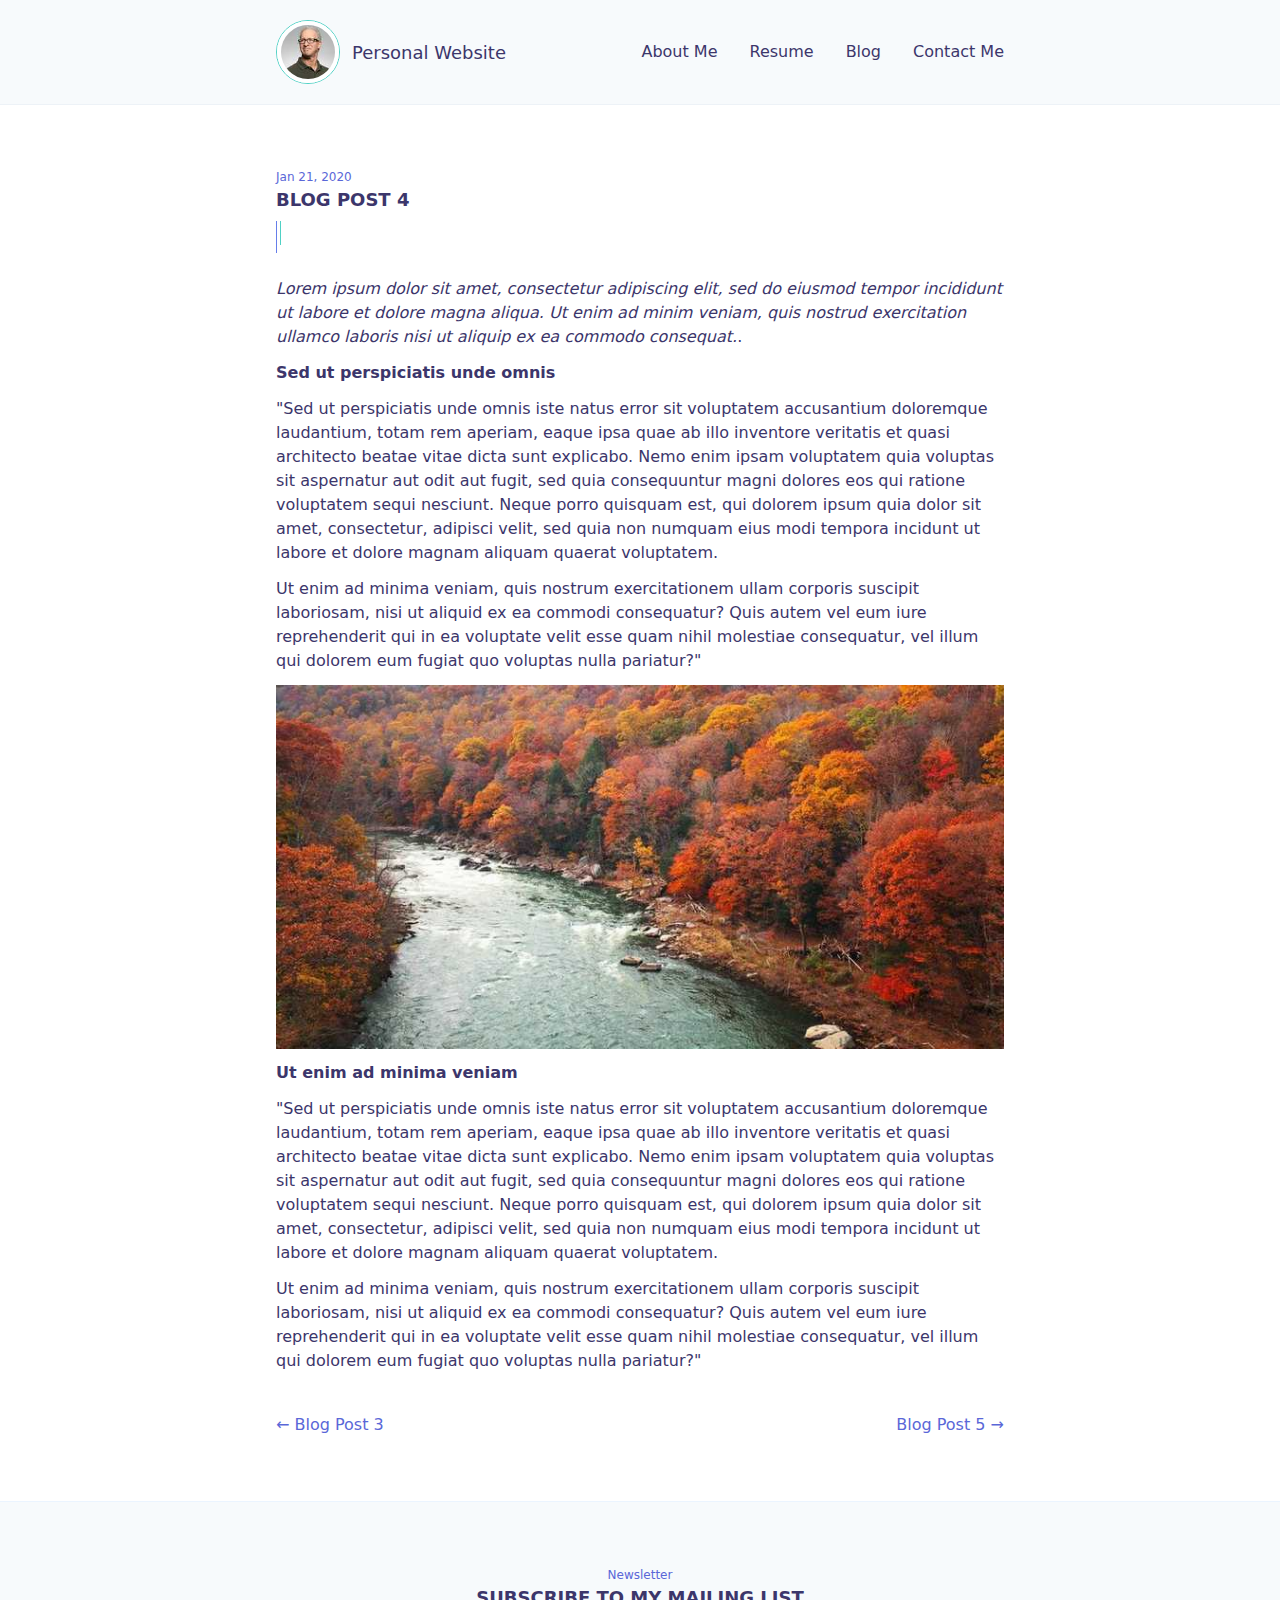
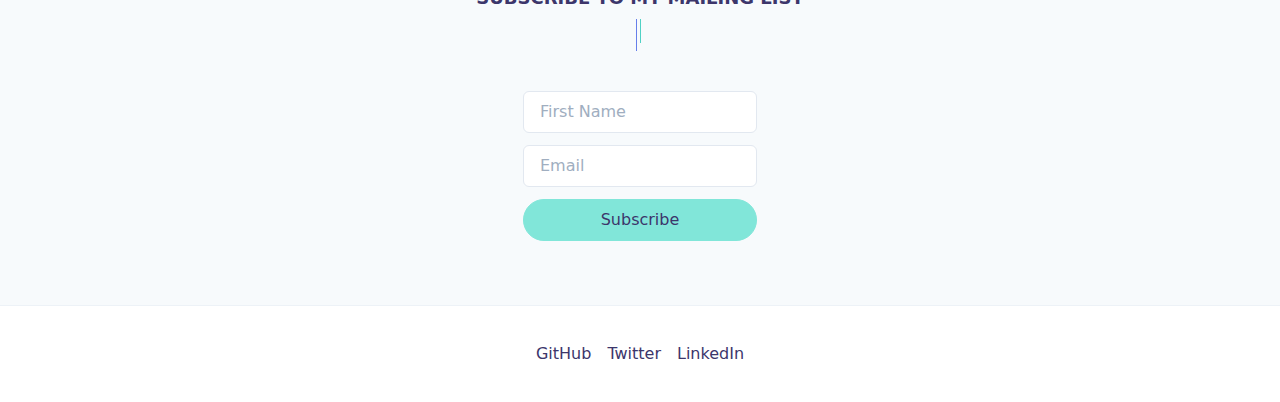
<file: blog/blog-post-4/index.html>
<!DOCTYPE html><html lang="en"><head><meta charSet="utf-8"/><meta http-equiv="x-ua-compatible" content="ie=edge"/><meta name="viewport" content="width=device-width, initial-scale=1, shrink-to-fit=no"/><style data-href="/styles.7722eb0a10794545454a.css">/*! normalize.css v8.0.1 | MIT License | github.com/necolas/normalize.css */html{line-height:1.15;-webkit-text-size-adjust:100%}body{margin:0}main{display:block}h1{font-size:2em;margin:.67em 0}hr{box-sizing:content-box;height:0;overflow:visible}pre{font-family:monospace,monospace;font-size:1em}a{background-color:transparent}abbr[title]{border-bottom:none;text-decoration:underline;-webkit-text-decoration:underline dotted;text-decoration:underline dotted}b,strong{font-weight:bolder}code,kbd,samp{font-family:monospace,monospace;font-size:1em}small{font-size:80%}sub,sup{font-size:75%;line-height:0;position:relative;vertical-align:baseline}sub{bottom:-.25em}sup{top:-.5em}img{border-style:none}button,input,optgroup,select,textarea{font-family:inherit;font-size:100%;line-height:1.15;margin:0}button,input{overflow:visible}button,select{text-transform:none}[type=button],[type=reset],[type=submit],button{-webkit-appearance:button}[type=button]::-moz-focus-inner,[type=reset]::-moz-focus-inner,[type=submit]::-moz-focus-inner,button::-moz-focus-inner{border-style:none;padding:0}[type=button]:-moz-focusring,[type=reset]:-moz-focusring,[type=submit]:-moz-focusring,button:-moz-focusring{outline:1px dotted ButtonText}fieldset{padding:.35em .75em .625em}legend{box-sizing:border-box;color:inherit;display:table;max-width:100%;padding:0;white-space:normal}progress{vertical-align:baseline}textarea{overflow:auto}[type=checkbox],[type=radio]{box-sizing:border-box;padding:0}[type=number]::-webkit-inner-spin-button,[type=number]::-webkit-outer-spin-button{height:auto}[type=search]{-webkit-appearance:textfield;outline-offset:-2px}[type=search]::-webkit-search-decoration{-webkit-appearance:none}::-webkit-file-upload-button{-webkit-appearance:button;font:inherit}details{display:block}summary{display:list-item}[hidden],template{display:none}blockquote,dd,dl,figure,h1,h2,h3,h4,h5,h6,hr,p,pre{margin:0}button{background-color:transparent;background-image:none;padding:0}button:focus{outline:1px dotted;outline:5px auto -webkit-focus-ring-color}fieldset,ol,ul{margin:0;padding:0}ol,ul{list-style:none}html{font-family:system-ui,-apple-system,BlinkMacSystemFont,Segoe UI,Roboto,Helvetica Neue,Arial,Noto Sans,sans-serif,Apple Color Emoji,Segoe UI Emoji,Segoe UI Symbol,Noto Color Emoji;line-height:1.5}*,:after,:before{box-sizing:border-box;border:0 solid #e2e8f0}hr{border-top-width:1px}img{border-style:solid}textarea{resize:vertical}input::-moz-placeholder,textarea::-moz-placeholder{color:#a0aec0}input:-ms-input-placeholder,textarea:-ms-input-placeholder{color:#a0aec0}input::-ms-input-placeholder,textarea::-ms-input-placeholder{color:#a0aec0}input::placeholder,textarea::placeholder{color:#a0aec0}[role=button],button{cursor:pointer}table{border-collapse:collapse}h1,h2,h3,h4,h5,h6{font-size:inherit;font-weight:inherit}a{color:inherit;text-decoration:inherit}button,input,optgroup,select,textarea{padding:0;line-height:inherit;color:inherit}code,kbd,pre,samp{font-family:Menlo,Monaco,Consolas,Liberation Mono,Courier New,monospace}audio,canvas,embed,iframe,img,object,svg,video{display:block;vertical-align:middle}img,video{max-width:100%;height:auto}.container{width:100%}@media (min-width:640px){.container{max-width:640px}}@media (min-width:768px){.container{max-width:768px}}@media (min-width:1024px){.container{max-width:1024px}}@media (min-width:1280px){.container{max-width:1280px}}.appearance-none{-webkit-appearance:none;-moz-appearance:none;appearance:none}.bg-white{--bg-opacity:1;background-color:#fff;background-color:rgba(255,255,255,var(--bg-opacity))}.bg-gray-100{--bg-opacity:1;background-color:#f7fafc;background-color:rgba(247,250,252,var(--bg-opacity))}.bg-gray-300{--bg-opacity:1;background-color:#e2e8f0;background-color:rgba(226,232,240,var(--bg-opacity))}.bg-teal-300{--bg-opacity:1;background-color:#81e6d9;background-color:rgba(129,230,217,var(--bg-opacity))}.bg-teal-400{--bg-opacity:1;background-color:#4fd1c5;background-color:rgba(79,209,197,var(--bg-opacity))}.bg-indigo-100{--bg-opacity:1;background-color:#ebf4ff;background-color:rgba(235,244,255,var(--bg-opacity))}.bg-indigo-500{--bg-opacity:1;background-color:#667eea;background-color:rgba(102,126,234,var(--bg-opacity))}.border-transparent{border-color:transparent}.border-white{--border-opacity:1;border-color:#fff;border-color:rgba(255,255,255,var(--border-opacity))}.border-gray-200{--border-opacity:1;border-color:#edf2f7;border-color:rgba(237,242,247,var(--border-opacity))}.border-gray-300{--border-opacity:1;border-color:#e2e8f0;border-color:rgba(226,232,240,var(--border-opacity))}.border-teal-300{--border-opacity:1;border-color:#81e6d9;border-color:rgba(129,230,217,var(--border-opacity))}.border-teal-400{--border-opacity:1;border-color:#4fd1c5;border-color:rgba(79,209,197,var(--border-opacity))}.border-indigo-100{--border-opacity:1;border-color:#ebf4ff;border-color:rgba(235,244,255,var(--border-opacity))}.border-indigo-200{--border-opacity:1;border-color:#c3dafe;border-color:rgba(195,218,254,var(--border-opacity))}.rounded{border-radius:.25rem}.rounded-md{border-radius:.375rem}.rounded-lg{border-radius:.5rem}.rounded-full{border-radius:9999px}.border-4{border-width:4px}.border{border-width:1px}.border-t{border-top-width:1px}.border-b{border-bottom-width:1px}.border-l{border-left-width:1px}.cursor-pointer{cursor:pointer}.block{display:block}.inline-block{display:inline-block}.flex{display:flex}.hidden{display:none}.flex-col{flex-direction:column}.flex-wrap{flex-wrap:wrap}.items-end{align-items:flex-end}.items-center{align-items:center}.justify-center{justify-content:center}.justify-between{justify-content:space-between}.order-last{order:9999}.font-semibold{font-weight:600}.font-bold{font-weight:700}.h-2{height:.5rem}.h-3{height:.75rem}.h-5{height:1.25rem}.h-6{height:1.5rem}.h-8{height:2rem}.h-10{height:2.5rem}.h-16{height:4rem}.h-px{height:1px}.h-full{height:100%}.text-xs{font-size:.75rem}.text-lg{font-size:1.125rem}.leading-normal{line-height:1.5}.m-0{margin:0}.mx-2{margin-left:.5rem;margin-right:.5rem}.mx-3{margin-left:.75rem;margin-right:.75rem}.my-4{margin-top:1rem;margin-bottom:1rem}.mx-auto{margin-left:auto;margin-right:auto}.-mx-3{margin-left:-.75rem;margin-right:-.75rem}.ml-0{margin-left:0}.mt-1{margin-top:.25rem}.mb-1{margin-bottom:.25rem}.ml-1{margin-left:.25rem}.mr-2{margin-right:.5rem}.mb-2{margin-bottom:.5rem}.mt-3{margin-top:.75rem}.mr-3{margin-right:.75rem}.mb-3{margin-bottom:.75rem}.mt-4{margin-top:1rem}.mb-4{margin-bottom:1rem}.mb-6{margin-bottom:1.5rem}.mb-8{margin-bottom:2rem}.mt-10{margin-top:2.5rem}.mb-10{margin-bottom:2.5rem}.mt-auto{margin-top:auto}.mr-auto{margin-right:auto}.-mt-2{margin-top:-.5rem}.-mt-px{margin-top:-1px}.-mb-px{margin-bottom:-1px}.max-w-screen-sm{max-width:640px}.max-w-screen-md{max-width:768px}.min-h-screen{min-height:100vh}.opacity-0{opacity:0}.focus\:outline-none:focus{outline:0}.overflow-hidden{overflow:hidden}.p-3{padding:.75rem}.p-4{padding:1rem}.p-5{padding:1.25rem}.px-0{padding-left:0;padding-right:0}.py-1{padding-top:.25rem;padding-bottom:.25rem}.py-2{padding-top:.5rem;padding-bottom:.5rem}.px-2{padding-left:.5rem;padding-right:.5rem}.py-4{padding-top:1rem;padding-bottom:1rem}.px-4{padding-left:1rem;padding-right:1rem}.py-8{padding-top:2rem;padding-bottom:2rem}.px-8{padding-left:2rem;padding-right:2rem}.pb-0{padding-bottom:0}.pt-2{padding-top:.5rem}.absolute{position:absolute}.relative{position:relative}.left-0{left:0}.focus\:shadow-outline:focus{box-shadow:0 0 0 3px rgba(66,153,225,.5)}.text-left{text-align:left}.text-center{text-align:center}.text-indigo-500{--text-opacity:1;color:#667eea;color:rgba(102,126,234,var(--text-opacity))}.text-indigo-600{--text-opacity:1;color:#5a67d8;color:rgba(90,103,216,var(--text-opacity))}.text-indigo-900{--text-opacity:1;color:#3c366b;color:rgba(60,54,107,var(--text-opacity))}.hover\:text-indigo-600:hover{--text-opacity:1;color:#5a67d8;color:rgba(90,103,216,var(--text-opacity))}.hover\:text-indigo-700:hover{--text-opacity:1;color:#4c51bf;color:rgba(76,81,191,var(--text-opacity))}.hover\:text-indigo-900:hover{--text-opacity:1;color:#3c366b;color:rgba(60,54,107,var(--text-opacity))}.uppercase{text-transform:uppercase}.visible{visibility:visible}.invisible{visibility:hidden}.w-2{width:.5rem}.w-3{width:.75rem}.w-6{width:1.5rem}.w-8{width:2rem}.w-10{width:2.5rem}.w-16{width:4rem}.w-px{width:1px}.w-full{width:100%}.transform{--transform-translate-x:0;--transform-translate-y:0;--transform-rotate:0;--transform-skew-x:0;--transform-skew-y:0;--transform-scale-x:1;--transform-scale-y:1;transform:translateX(var(--transform-translate-x)) translateY(var(--transform-translate-y)) rotate(var(--transform-rotate)) skewX(var(--transform-skew-x)) skewY(var(--transform-skew-y)) scaleX(var(--transform-scale-x)) scaleY(var(--transform-scale-y))}.transition{transition-property:background-color,border-color,color,fill,stroke,opacity,box-shadow,transform}@media (min-width:640px){.sm\:flex{display:flex}.sm\:hidden{display:none}.sm\:flex-row{flex-direction:row}.sm\:order-none{order:0}.sm\:my-0{margin-bottom:0}.sm\:mt-0,.sm\:my-0{margin-top:0}.sm\:ml-8{margin-left:2rem}.sm\:py-16{padding-top:4rem;padding-bottom:4rem}.sm\:px-16{padding-left:4rem;padding-right:4rem}.sm\:w-auto{width:auto}.sm\:w-1\/2{width:50%}.sm\:w-1\/3{width:33.333333%}.sm\:w-2\/3{width:66.666667%}}</style><meta name="generator" content="Gatsby 2.24.2"/><title data-react-helmet="true">Blog Post 4 | Personal Website</title><meta data-react-helmet="true" name="description" content="Personal Website based on Gatsby Markdown Personal Website Starter,."/><meta data-react-helmet="true" property="og:title" content="Blog Post 4"/><meta data-react-helmet="true" property="og:description" content="Personal Website based on Gatsby Markdown Personal Website Starter,."/><meta data-react-helmet="true" property="og:type" content="website"/><meta data-react-helmet="true" name="twitter:card" content="summary"/><meta data-react-helmet="true" name="twitter:creator" content="unoah"/><meta data-react-helmet="true" name="twitter:title" content="Blog Post 4"/><meta data-react-helmet="true" name="twitter:description" content="Personal Website based on Gatsby Markdown Personal Website Starter,."/><link rel="icon" href="/favicon-32x32.png?v=4a9773549091c227cd2eb82ccd9c5e3a"/><link rel="manifest" href="/manifest.webmanifest"/><meta name="theme-color" content="#81e6d9"/><link rel="apple-touch-icon" sizes="48x48" href="/icons/icon-48x48.png?v=4a9773549091c227cd2eb82ccd9c5e3a"/><link rel="apple-touch-icon" sizes="72x72" href="/icons/icon-72x72.png?v=4a9773549091c227cd2eb82ccd9c5e3a"/><link rel="apple-touch-icon" sizes="96x96" href="/icons/icon-96x96.png?v=4a9773549091c227cd2eb82ccd9c5e3a"/><link rel="apple-touch-icon" sizes="144x144" href="/icons/icon-144x144.png?v=4a9773549091c227cd2eb82ccd9c5e3a"/><link rel="apple-touch-icon" sizes="192x192" href="/icons/icon-192x192.png?v=4a9773549091c227cd2eb82ccd9c5e3a"/><link rel="apple-touch-icon" sizes="256x256" href="/icons/icon-256x256.png?v=4a9773549091c227cd2eb82ccd9c5e3a"/><link rel="apple-touch-icon" sizes="384x384" href="/icons/icon-384x384.png?v=4a9773549091c227cd2eb82ccd9c5e3a"/><link rel="apple-touch-icon" sizes="512x512" href="/icons/icon-512x512.png?v=4a9773549091c227cd2eb82ccd9c5e3a"/><style data-styled="" data-styled-version="5.1.1">.iEMlAB{-webkit-flex-direction:column;-ms-flex-direction:column;flex-direction:column;width:100%;-webkit-order:9999;-ms-flex-order:9999;order:9999;margin-top:1rem;margin-bottom:1rem;display:none;}/*!sc*/
@media (min-width:640px){.iEMlAB{display:-webkit-box;display:-webkit-flex;display:-ms-flexbox;display:flex;-webkit-flex-direction:row;-ms-flex-direction:row;flex-direction:row;width:auto;-webkit-order:0;-ms-flex-order:0;order:0;margin-top:0;margin-bottom:0;}}/*!sc*/
data-styled.g1[id="styles__MainNav-tfvd6b-0"]{content:"iEMlAB,"}/*!sc*/
.jEzooR{position:relative;color:#3c366b;border-bottom-width:1px;border-color:transparent;margin-left:0;margin-top:0.75rem;width:-webkit-max-content;width:-moz-max-content;width:max-content;}/*!sc*/
.jEzooR:hover{color:#3c366b;}/*!sc*/
@media (min-width:640px){.jEzooR{margin-left:2rem;margin-top:0;}}/*!sc*/
.jEzooR.active{border-color:#4fd1c5;}/*!sc*/
.jEzooR:before{position:absolute;width:100%;background-color:#4fd1c5;height:1px;left:0;visibility:hidden;content:'';bottom:-1px;-webkit-transform:scaleX(0);-ms-transform:scaleX(0);transform:scaleX(0);-webkit-transition:0.2s;transition:0.2s;}/*!sc*/
.jEzooR:hover:before{visibility:visible;-webkit-transform:scaleX(1);-ms-transform:scaleX(1);transform:scaleX(1);}/*!sc*/
data-styled.g2[id="styles__MainNavItem-tfvd6b-1"]{content:"jEzooR,"}/*!sc*/
.ffocJk{display:-webkit-box;display:-webkit-flex;display:-ms-flexbox;display:flex;-webkit-flex-direction:column;-ms-flex-direction:column;flex-direction:column;-webkit-align-items:flex-end;-webkit-box-align:flex-end;-ms-flex-align:flex-end;align-items:flex-end;-webkit-box-pack:center;-webkit-justify-content:center;-ms-flex-pack:center;justify-content:center;cursor:pointer;width:1.5rem;height:1.25rem;outline:none !important;}/*!sc*/
@media (min-width:640px){.ffocJk{display:none;}}/*!sc*/
.ffocJk span{background-color:#667eea;display:inline-block;width:1.5rem;height:1px;-webkit-transition:0.2s;transition:0.2s;}/*!sc*/
.ffocJk span:first-child{margin-bottom:0.25rem;-webkit-transform:none;-ms-transform:none;transform:none;}/*!sc*/
.ffocJk span:last-child{margin-top:0.25rem;-webkit-transform:none;-ms-transform:none;transform:none;}/*!sc*/
.ffocJk span:nth-child(2){background-color:#4fd1c5;display:inline-block;width:2rem;height:1px;opacity:undefined;-webkit-transform:none;-ms-transform:none;transform:none;}/*!sc*/
data-styled.g3[id="styles__ToogleMainNav-tfvd6b-2"]{content:"ffocJk,"}/*!sc*/
.eEQKDB{display:-webkit-box;display:-webkit-flex;display:-ms-flexbox;display:flex;-webkit-align-items:center;-webkit-box-align:center;-ms-flex-align:center;align-items:center;margin-right:auto;color:#3c366b;}/*!sc*/
.eEQKDB:hover{color:#3c366b;}/*!sc*/
data-styled.g4[id="styles__Logo-sc-1htb412-0"]{content:"eEQKDB,"}/*!sc*/
.QcwkG{font-size:1.125rem;}/*!sc*/
data-styled.g5[id="styles__Text-sc-1htb412-1"]{content:"QcwkG,"}/*!sc*/
.lbhmHD{width:4rem;height:4rem;margin-right:0.75rem;border-width:1px;border-color:#4fd1c5;border-radius:9999px;}/*!sc*/
.lbhmHD img{border-width:4px;border-color:#fff;border-radius:9999px;}/*!sc*/
data-styled.g6[id="styles__Image-sc-1htb412-2"]{content:"lbhmHD,"}/*!sc*/
.bUVlmo{display:-webkit-box;display:-webkit-flex;display:-ms-flexbox;display:flex;-webkit-flex-wrap:wrap;-ms-flex-wrap:wrap;flex-wrap:wrap;max-width:768px;width:100%;margin-left:auto;margin-right:auto;padding:1.25rem;padding-top:2rem;padding-bottom:2rem;}/*!sc*/
@media (min-width:640px){.bUVlmo{padding-top:4rem;padding-bottom:4rem;}}/*!sc*/
.dEbPzi{display:-webkit-box;display:-webkit-flex;display:-ms-flexbox;display:flex;-webkit-flex-wrap:wrap;-ms-flex-wrap:wrap;flex-wrap:wrap;max-width:768px;width:100%;margin-left:auto;margin-right:auto;padding:1.25rem;}/*!sc*/
data-styled.g7[id="styles__Container-sc-778ylr-0"]{content:"bUVlmo,dEbPzi,"}/*!sc*/
.BgBHt{background-color:#f7fafc;border-bottom-width:1px;border-color:#edf2f7;margin-bottom:-1px;}/*!sc*/
data-styled.g8[id="styles__Header-sc-1k6ah8y-0"]{content:"BgBHt,"}/*!sc*/
.fSgKtM{display:-webkit-box;display:-webkit-flex;display:-ms-flexbox;display:flex;-webkit-flex-wrap:wrap;-ms-flex-wrap:wrap;flex-wrap:wrap;max-width:768px;width:100%;margin-left:auto;margin-right:auto;padding:1.25rem;-webkit-align-items:center;-webkit-box-align:center;-ms-flex-align:center;align-items:center;}/*!sc*/
data-styled.g9[id="styles__Wrapper-sc-1k6ah8y-1"]{content:"fSgKtM,"}/*!sc*/
.lodfUL{border-top-width:1px;border-color:#edf2f7;padding-top:1rem;padding-bottom:1rem;}/*!sc*/
data-styled.g10[id="styles__Footer-sc-68em57-0"]{content:"lodfUL,"}/*!sc*/
.hqwYpU{display:-webkit-box;display:-webkit-flex;display:-ms-flexbox;display:flex;-webkit-align-items:center;-webkit-box-align:center;-ms-flex-align:center;align-items:center;-webkit-box-pack:center;-webkit-justify-content:center;-ms-flex-pack:center;justify-content:center;width:100%;}/*!sc*/
.hqwYpU a{color:#3c366b;margin-left:0.5rem;margin-right:0.5rem;}/*!sc*/
.hqwYpU a:hover{color:#5a67d8;}/*!sc*/
data-styled.g11[id="styles__Links-sc-68em57-1"]{content:"hqwYpU,"}/*!sc*/
.csqvgI{color:#3c366b;margin-left:0.5rem;margin-right:0.5rem;}/*!sc*/
.csqvgI:hover{color:#5a67d8;}/*!sc*/
data-styled.g12[id="styles__Link-sc-68em57-2"]{content:"csqvgI,"}/*!sc*/
.iFmhox{outline:none !important;padding-top:0.5rem;padding-bottom:0.5rem;padding-left:2rem;padding-right:2rem;border-radius:9999px;border-width:1px;border-color:#81e6d9;color:#3c366b;background-color:#81e6d9;width:100%;}/*!sc*/
data-styled.g13[id="styles__Button-x9nkxn-0"]{content:"iFmhox,"}/*!sc*/
.coXmJC{display:-webkit-box;display:-webkit-flex;display:-ms-flexbox;display:flex;-webkit-flex-direction:column;-ms-flex-direction:column;flex-direction:column;width:100%;}/*!sc*/
data-styled.g14[id="styles__TitleSection-sc-1vgflre-0"]{content:"coXmJC,"}/*!sc*/
.gTbPQp{text-transform:uppercase;margin-bottom:1rem;font-size:1.125rem;font-weight:700;width:100%;text-align:left;}/*!sc*/
.cWXrXS{text-transform:uppercase;margin-bottom:1rem;font-size:1.125rem;font-weight:700;width:100%;text-align:left;text-align:center;}/*!sc*/
data-styled.g15[id="styles__Title-sc-1vgflre-1"]{content:"gTbPQp,cWXrXS,"}/*!sc*/
.hCFPyY{font-size:0.75rem;color:#5a67d8;width:100%;text-align:left;}/*!sc*/
.cSxChP{font-size:0.75rem;color:#5a67d8;width:100%;text-align:left;text-align:center;}/*!sc*/
data-styled.g16[id="styles__SubTitle-sc-1vgflre-2"]{content:"hCFPyY,cSxChP,"}/*!sc*/
.hQCtLf{position:relative;width:0.5rem;height:2rem;margin-bottom:1.5rem;margin-top:-0.5rem;}/*!sc*/
.hQCtLf:before{content:'';background-color:#667eea;height:100%;width:1px;position:absolute;left:0;}/*!sc*/
.hQCtLf:after{content:'';background-color:#4fd1c5;height:1.5rem;width:1px;position:absolute;margin-left:0.25rem;}/*!sc*/
.dKbiNw{position:relative;width:0.5rem;height:2rem;margin-bottom:1.5rem;margin-top:-0.5rem;margin-left:auto;margin-right:auto;}/*!sc*/
.dKbiNw:before{content:'';background-color:#667eea;height:100%;width:1px;position:absolute;left:0;}/*!sc*/
.dKbiNw:after{content:'';background-color:#4fd1c5;height:1.5rem;width:1px;position:absolute;margin-left:0.25rem;}/*!sc*/
data-styled.g17[id="styles__Separator-sc-1vgflre-3"]{content:"hQCtLf,dKbiNw,"}/*!sc*/
.khAnmw{background-color:#f7fafc;border-top-width:1px;border-color:#ebf4ff;margin-top:auto;}/*!sc*/
data-styled.g18[id="styles__Newsletter-it3ogp-0"]{content:"khAnmw,"}/*!sc*/
.elEdXm{display:-webkit-box;display:-webkit-flex;display:-ms-flexbox;display:flex;-webkit-flex-direction:column;-ms-flex-direction:column;flex-direction:column;-webkit-align-items:center;-webkit-box-align:center;-ms-flex-align:center;align-items:center;-webkit-box-pack:center;-webkit-justify-content:center;-ms-flex-pack:center;justify-content:center;margin-left:auto;margin-right:auto;margin-top:1rem;}/*!sc*/
data-styled.g19[id="styles__Form-it3ogp-1"]{content:"elEdXm,"}/*!sc*/
.IihBN{background-color:#fff;border-width:1px;border-color:#e2e8f0;border-radius:0.375rem;padding-top:0.5rem;padding-bottom:0.5rem;padding-left:1rem;padding-right:1rem;display:block;width:100%;-webkit-appearance:none;-moz-appearance:none;appearance:none;line-height:1.5;margin-bottom:0.75rem;}/*!sc*/
.IihBN:focus{outline:0;box-shadow:0 0 0 3px rgba(66,153,225,0.5);}/*!sc*/
data-styled.g20[id="styles__Input-it3ogp-2"]{content:"IihBN,"}/*!sc*/
.dTkoeq{display:-webkit-box;display:-webkit-flex;display:-ms-flexbox;display:flex;-webkit-flex-direction:column;-ms-flex-direction:column;flex-direction:column;min-height:100vh;}/*!sc*/
data-styled.g21[id="styles__Layout-sc-186sluc-0"]{content:"dTkoeq,"}/*!sc*/
.cWHEEV{width:100%;display:-webkit-box;display:-webkit-flex;display:-ms-flexbox;display:flex;-webkit-box-pack:justify;-webkit-justify-content:space-between;-ms-flex-pack:justify;justify-content:space-between;margin-top:2.5rem;}/*!sc*/
data-styled.g59[id="styles__Links-r35e3e-2"]{content:"cWHEEV,"}/*!sc*/
body{margin:0;color:#3c366b;background-color:#fff;}/*!sc*/
a{color:#5a67d8;}/*!sc*/
a:hover{color:#4c51bf;}/*!sc*/
p + p{margin-top:0.75rem;}/*!sc*/
data-styled.g60[id="sc-global-SVgEa1"]{content:"sc-global-SVgEa1,"}/*!sc*/
</style><link as="script" rel="preload" href="/webpack-runtime-f6971728cc2917777eed.js"/><link as="script" rel="preload" href="/framework-a38040c4749cf445737f.js"/><link as="script" rel="preload" href="/app-f325c2c287f18fd73f08.js"/><link as="script" rel="preload" href="/styles-2d82ac8e3afc0c213061.js"/><link as="script" rel="preload" href="/05d954cf-0224e19418a94d1b6294.js"/><link as="script" rel="preload" href="/606b7654f45e02505c5c661d254f81830592203a-cbcab81d681049f722f7.js"/><link as="script" rel="preload" href="/component---src-templates-blog-post-index-tsx-02a59cbf92a953fd9a2c.js"/><link as="fetch" rel="preload" href="/page-data/blog/blog-post-4/page-data.json" crossorigin="anonymous"/><link as="fetch" rel="preload" href="/page-data/app-data.json" crossorigin="anonymous"/></head><body><div id="___gatsby"><div style="outline:none" tabindex="-1" id="gatsby-focus-wrapper"><main class="styles__Layout-sc-186sluc-0 dTkoeq"><header class="styles__Header-sc-1k6ah8y-0 BgBHt"><div class="styles__Container-sc-778ylr-0 styles__Wrapper-sc-1k6ah8y-1 fSgKtM"><a class="styles__Logo-sc-1htb412-0 eEQKDB" href="/"><figure class="styles__Image-sc-1htb412-2 lbhmHD"><div class=" gatsby-image-wrapper" style="position:relative;overflow:hidden"><div aria-hidden="true" style="width:100%;padding-bottom:100%"></div><img aria-hidden="true" src="[data-uri]" alt="Personal Website" style="position:absolute;top:0;left:0;width:100%;height:100%;object-fit:cover;object-position:center;opacity:1;transition-delay:500ms"/><noscript><picture><source srcset="/static/8197c5dd88f727e615977a0e3c1de22c/a0bab/profile.jpg 20w,
/static/8197c5dd88f727e615977a0e3c1de22c/b13df/profile.jpg 40w,
/static/8197c5dd88f727e615977a0e3c1de22c/4e333/profile.jpg 80w,
/static/8197c5dd88f727e615977a0e3c1de22c/b2712/profile.jpg 120w,
/static/8197c5dd88f727e615977a0e3c1de22c/e75b5/profile.jpg 160w,
/static/8197c5dd88f727e615977a0e3c1de22c/14b42/profile.jpg 800w" sizes="(max-width: 80px) 100vw, 80px" /><img loading="lazy" sizes="(max-width: 80px) 100vw, 80px" srcset="/static/8197c5dd88f727e615977a0e3c1de22c/a0bab/profile.jpg 20w,
/static/8197c5dd88f727e615977a0e3c1de22c/b13df/profile.jpg 40w,
/static/8197c5dd88f727e615977a0e3c1de22c/4e333/profile.jpg 80w,
/static/8197c5dd88f727e615977a0e3c1de22c/b2712/profile.jpg 120w,
/static/8197c5dd88f727e615977a0e3c1de22c/e75b5/profile.jpg 160w,
/static/8197c5dd88f727e615977a0e3c1de22c/14b42/profile.jpg 800w" src="/static/8197c5dd88f727e615977a0e3c1de22c/4e333/profile.jpg" alt="Personal Website" style="position:absolute;top:0;left:0;opacity:1;width:100%;height:100%;object-fit:cover;object-position:center"/></picture></noscript></div></figure><h1 class="styles__Text-sc-1htb412-1 QcwkG">Personal Website</h1></a><nav class="styles__MainNav-tfvd6b-0 iEMlAB"><a whileTap="[object Object]" class="styles__MainNavItem-tfvd6b-1 jEzooR" href="/">About Me</a><a whileTap="[object Object]" class="styles__MainNavItem-tfvd6b-1 jEzooR" href="/resume/">Resume</a><a whileTap="[object Object]" class="styles__MainNavItem-tfvd6b-1 jEzooR" href="/blog/">Blog</a><a whileTap="[object Object]" class="styles__MainNavItem-tfvd6b-1 jEzooR" href="/contact/">Contact Me</a></nav><button class="styles__ToogleMainNav-tfvd6b-2 ffocJk"><span></span><span></span><span></span></button></div></header><div style="opacity:0;transform:translateY(30px) translateZ(0)"><div class="styles__Container-sc-778ylr-0 bUVlmo"><div class="styles__TitleSection-sc-1vgflre-0 coXmJC"><h4 class="styles__SubTitle-sc-1vgflre-2 hCFPyY">Jan 21, 2020</h4><h2 class="styles__Title-sc-1vgflre-1 gTbPQp">Blog Post 4</h2><h2 class="styles__Separator-sc-1vgflre-3 hQCtLf"></h2></div><span class="format-html"><p><em>Lorem ipsum dolor sit amet, consectetur adipiscing elit, sed do eiusmod tempor incididunt ut labore et dolore magna aliqua. Ut enim ad minim veniam, quis nostrud exercitation ullamco laboris nisi ut aliquip ex ea commodo consequat.</em>.</p>
<p><strong>Sed ut perspiciatis unde omnis</strong></p>
<p>"Sed ut perspiciatis unde omnis iste natus error sit voluptatem accusantium doloremque laudantium, totam rem aperiam, eaque ipsa quae ab illo inventore veritatis et quasi architecto beatae vitae dicta sunt explicabo. Nemo enim ipsam voluptatem quia voluptas sit aspernatur aut odit aut fugit, sed quia consequuntur magni dolores eos qui ratione voluptatem sequi nesciunt. Neque porro quisquam est, qui dolorem ipsum quia dolor sit amet, consectetur, adipisci velit, sed quia non numquam eius modi tempora incidunt ut labore et dolore magnam aliquam quaerat voluptatem.</p>
<p>Ut enim ad minima veniam, quis nostrum exercitationem ullam corporis suscipit laboriosam, nisi ut aliquid ex ea commodi consequatur? Quis autem vel eum iure reprehenderit qui in ea voluptate velit esse quam nihil molestiae consequatur, vel illum qui dolorem eum fugiat quo voluptas nulla pariatur?"</p>
<p><span
      class="gatsby-resp-image-wrapper"
      style="position: relative; display: block; margin-left: auto; margin-right: auto; max-width: 768px; "
    >
      <span
    class="gatsby-resp-image-background-image"
    style="padding-bottom: 50%; position: relative; bottom: 0; left: 0; background-image: url('[data-uri]'); background-size: cover; display: block;"
  ></span>
  <img
        class="gatsby-resp-image-image"
        alt="Aliquet vel mollis nec"
        title="Aliquet vel mollis nec"
        src="/static/8ce01d5577cef5d73a5f94b7fcf6e5fc/212bf/cover.jpg"
        srcset="/static/8ce01d5577cef5d73a5f94b7fcf6e5fc/7809d/cover.jpg 192w,
/static/8ce01d5577cef5d73a5f94b7fcf6e5fc/4ecad/cover.jpg 384w,
/static/8ce01d5577cef5d73a5f94b7fcf6e5fc/212bf/cover.jpg 768w,
/static/8ce01d5577cef5d73a5f94b7fcf6e5fc/4b190/cover.jpg 800w"
        sizes="(max-width: 768px) 100vw, 768px"
        style="width:100%;height:100%;margin:0;vertical-align:middle;position:absolute;top:0;left:0;"
        loading="lazy"
      />
    </span></p>
<p><strong>Ut enim ad minima veniam</strong></p>
<p>"Sed ut perspiciatis unde omnis iste natus error sit voluptatem accusantium doloremque laudantium, totam rem aperiam, eaque ipsa quae ab illo inventore veritatis et quasi architecto beatae vitae dicta sunt explicabo. Nemo enim ipsam voluptatem quia voluptas sit aspernatur aut odit aut fugit, sed quia consequuntur magni dolores eos qui ratione voluptatem sequi nesciunt. Neque porro quisquam est, qui dolorem ipsum quia dolor sit amet, consectetur, adipisci velit, sed quia non numquam eius modi tempora incidunt ut labore et dolore magnam aliquam quaerat voluptatem.</p>
<p>Ut enim ad minima veniam, quis nostrum exercitationem ullam corporis suscipit laboriosam, nisi ut aliquid ex ea commodi consequatur? Quis autem vel eum iure reprehenderit qui in ea voluptate velit esse quam nihil molestiae consequatur, vel illum qui dolorem eum fugiat quo voluptas nulla pariatur?"</p></span><div class="styles__Links-r35e3e-2 cWHEEV"><span><a rel="previous" href="/blog/blog-post-3/">← <!-- -->Blog Post 3</a></span><span><a rel="next" href="/blog/blog-post-5/">Blog Post 5<!-- --> →</a></span></div></div><section class="styles__Newsletter-it3ogp-0 khAnmw"><div class="styles__Container-sc-778ylr-0 bUVlmo"><div class="styles__TitleSection-sc-1vgflre-0 coXmJC"><h4 class="styles__SubTitle-sc-1vgflre-2 cSxChP">Newsletter </h4><h2 class="styles__Title-sc-1vgflre-1 cWXrXS">Subscribe to my mailing list</h2><h2 class="styles__Separator-sc-1vgflre-3 dKbiNw"></h2></div><div class="styles__Form-it3ogp-1 elEdXm"><input type="text" placeholder="First Name" class="styles__Input-it3ogp-2 IihBN"/><input type="email" placeholder="Email" class="styles__Input-it3ogp-2 IihBN"/><button class="styles__Button-x9nkxn-0 iFmhox">Subscribe</button></div></div></section><footer class="styles__Footer-sc-68em57-0 lodfUL"><div class="styles__Container-sc-778ylr-0 dEbPzi"><div class="styles__Links-sc-68em57-1 hqwYpU"><a href="https://github.com/unoah" rel="noreferrer noopener" target="_blank" class="styles__Link-sc-68em57-2 csqvgI">GitHub</a><a href="https://twitter.com/" rel="noreferrer noopener" target="_blank" class="styles__Link-sc-68em57-2 csqvgI">Twitter</a><a href="https://www.linkedin.com/" rel="noreferrer noopener" target="_blank" class="styles__Link-sc-68em57-2 csqvgI">LinkedIn</a></div></div></footer></div></main></div><div id="gatsby-announcer" style="position:absolute;top:0;width:1px;height:1px;padding:0;overflow:hidden;clip:rect(0, 0, 0, 0);white-space:nowrap;border:0" aria-live="assertive" aria-atomic="true"></div></div><script id="gatsby-script-loader">/*<![CDATA[*/window.pagePath="/blog/blog-post-4/";/*]]>*/</script><script id="gatsby-chunk-mapping">/*<![CDATA[*/window.___chunkMapping={"polyfill":["/polyfill-7c59e5ef69ebf4d04312.js"],"app":["/app-f325c2c287f18fd73f08.js"],"component---cache-caches-gatsby-plugin-offline-app-shell-js":["/component---cache-caches-gatsby-plugin-offline-app-shell-js-4dfecd1f2d0e74648e38.js"],"component---src-pages-404-tsx":["/component---src-pages-404-tsx-bfb39d8368f48cc05ef2.js"],"component---src-pages-blog-tsx":["/component---src-pages-blog-tsx-b4974a90a34a9b7879c7.js"],"component---src-pages-contact-tsx":["/component---src-pages-contact-tsx-6d598b4825f28845cf1f.js"],"component---src-pages-index-tsx":["/component---src-pages-index-tsx-6fc3f66a190bde589f41.js"],"component---src-pages-resume-tsx":["/component---src-pages-resume-tsx-a5fb2535d65457c4ddd2.js"],"component---src-templates-blog-post-index-tsx":["/component---src-templates-blog-post-index-tsx-02a59cbf92a953fd9a2c.js"]};/*]]>*/</script><script src="/polyfill-7c59e5ef69ebf4d04312.js" nomodule=""></script><script src="/component---src-templates-blog-post-index-tsx-02a59cbf92a953fd9a2c.js" async=""></script><script src="/606b7654f45e02505c5c661d254f81830592203a-cbcab81d681049f722f7.js" async=""></script><script src="/05d954cf-0224e19418a94d1b6294.js" async=""></script><script src="/styles-2d82ac8e3afc0c213061.js" async=""></script><script src="/app-f325c2c287f18fd73f08.js" async=""></script><script src="/framework-a38040c4749cf445737f.js" async=""></script><script src="/webpack-runtime-f6971728cc2917777eed.js" async=""></script></body></html>
</file>
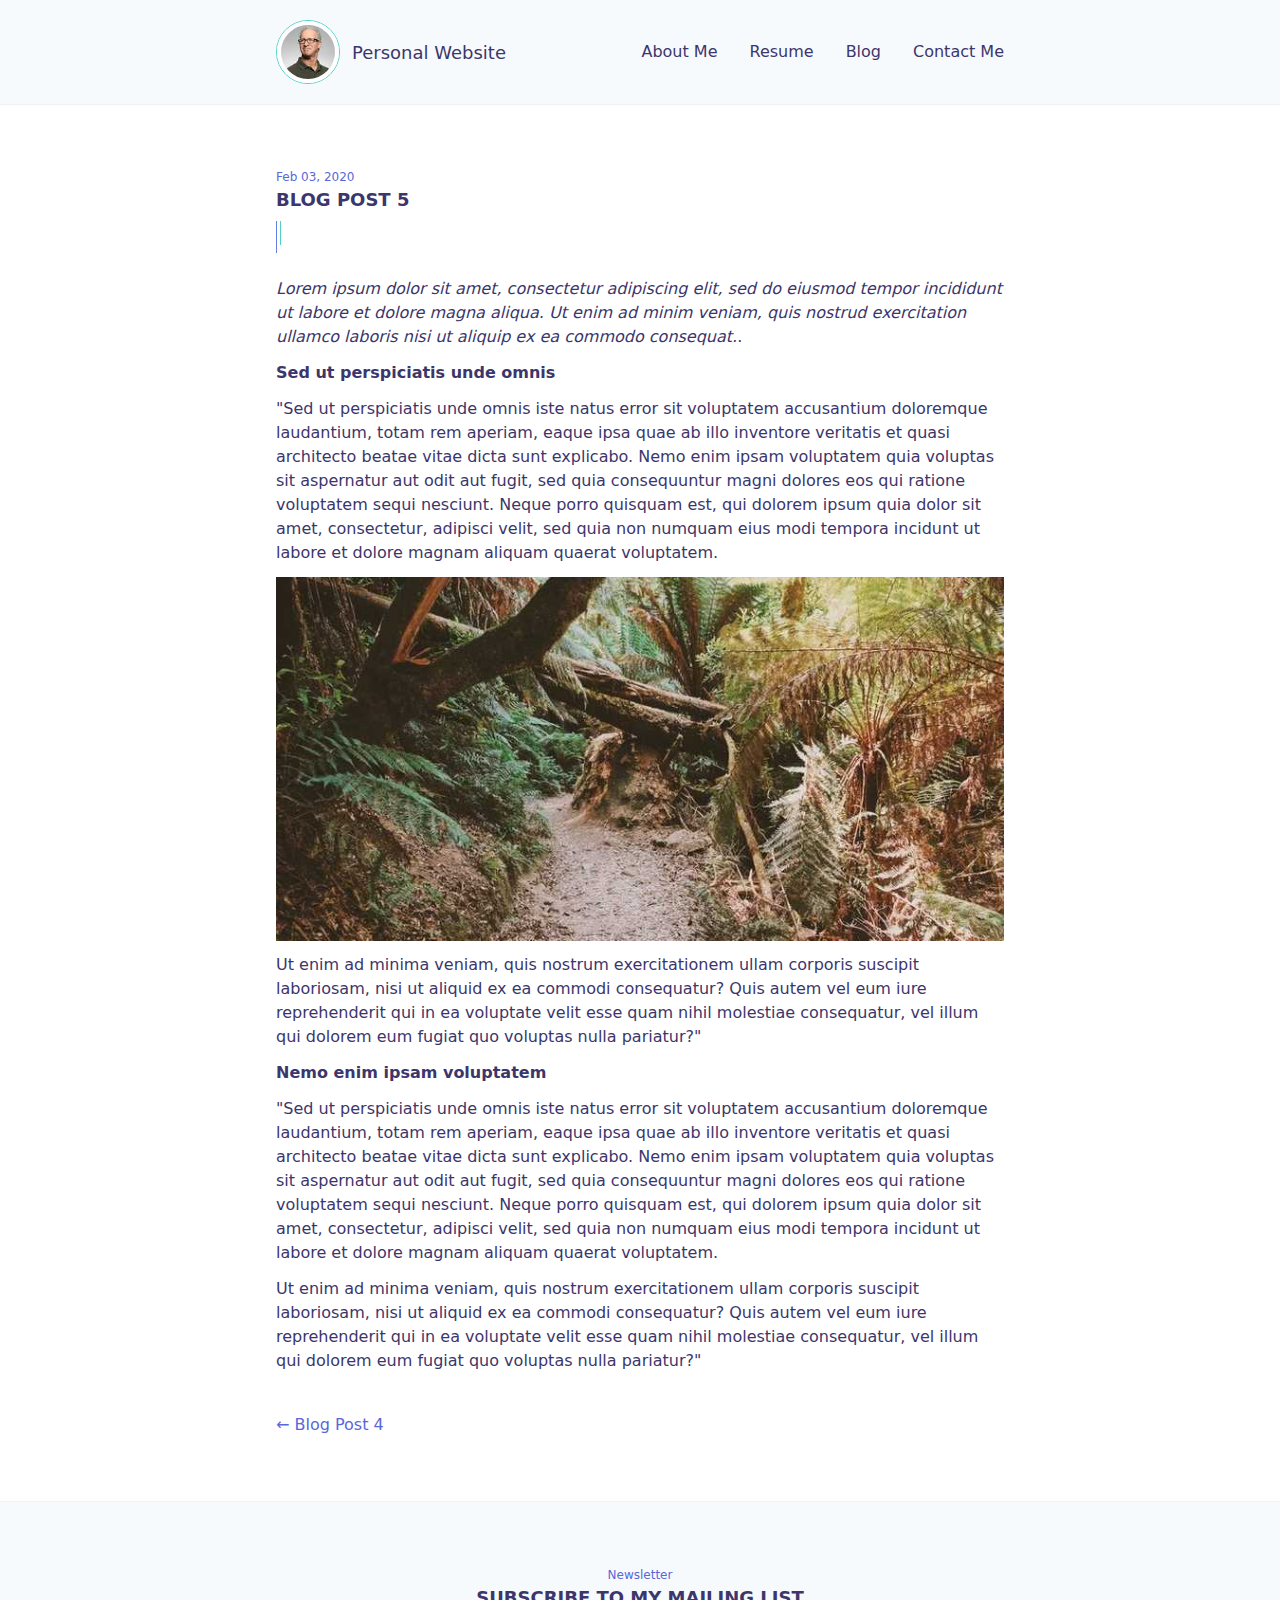
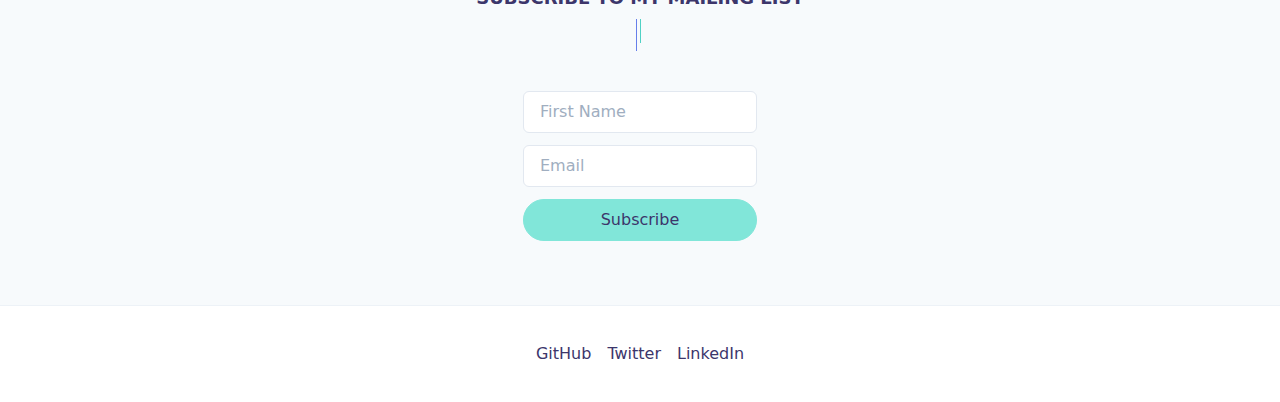
<file: blog/blog-post-5/index.html>
<!DOCTYPE html><html lang="en"><head><meta charSet="utf-8"/><meta http-equiv="x-ua-compatible" content="ie=edge"/><meta name="viewport" content="width=device-width, initial-scale=1, shrink-to-fit=no"/><style data-href="/styles.7722eb0a10794545454a.css">/*! normalize.css v8.0.1 | MIT License | github.com/necolas/normalize.css */html{line-height:1.15;-webkit-text-size-adjust:100%}body{margin:0}main{display:block}h1{font-size:2em;margin:.67em 0}hr{box-sizing:content-box;height:0;overflow:visible}pre{font-family:monospace,monospace;font-size:1em}a{background-color:transparent}abbr[title]{border-bottom:none;text-decoration:underline;-webkit-text-decoration:underline dotted;text-decoration:underline dotted}b,strong{font-weight:bolder}code,kbd,samp{font-family:monospace,monospace;font-size:1em}small{font-size:80%}sub,sup{font-size:75%;line-height:0;position:relative;vertical-align:baseline}sub{bottom:-.25em}sup{top:-.5em}img{border-style:none}button,input,optgroup,select,textarea{font-family:inherit;font-size:100%;line-height:1.15;margin:0}button,input{overflow:visible}button,select{text-transform:none}[type=button],[type=reset],[type=submit],button{-webkit-appearance:button}[type=button]::-moz-focus-inner,[type=reset]::-moz-focus-inner,[type=submit]::-moz-focus-inner,button::-moz-focus-inner{border-style:none;padding:0}[type=button]:-moz-focusring,[type=reset]:-moz-focusring,[type=submit]:-moz-focusring,button:-moz-focusring{outline:1px dotted ButtonText}fieldset{padding:.35em .75em .625em}legend{box-sizing:border-box;color:inherit;display:table;max-width:100%;padding:0;white-space:normal}progress{vertical-align:baseline}textarea{overflow:auto}[type=checkbox],[type=radio]{box-sizing:border-box;padding:0}[type=number]::-webkit-inner-spin-button,[type=number]::-webkit-outer-spin-button{height:auto}[type=search]{-webkit-appearance:textfield;outline-offset:-2px}[type=search]::-webkit-search-decoration{-webkit-appearance:none}::-webkit-file-upload-button{-webkit-appearance:button;font:inherit}details{display:block}summary{display:list-item}[hidden],template{display:none}blockquote,dd,dl,figure,h1,h2,h3,h4,h5,h6,hr,p,pre{margin:0}button{background-color:transparent;background-image:none;padding:0}button:focus{outline:1px dotted;outline:5px auto -webkit-focus-ring-color}fieldset,ol,ul{margin:0;padding:0}ol,ul{list-style:none}html{font-family:system-ui,-apple-system,BlinkMacSystemFont,Segoe UI,Roboto,Helvetica Neue,Arial,Noto Sans,sans-serif,Apple Color Emoji,Segoe UI Emoji,Segoe UI Symbol,Noto Color Emoji;line-height:1.5}*,:after,:before{box-sizing:border-box;border:0 solid #e2e8f0}hr{border-top-width:1px}img{border-style:solid}textarea{resize:vertical}input::-moz-placeholder,textarea::-moz-placeholder{color:#a0aec0}input:-ms-input-placeholder,textarea:-ms-input-placeholder{color:#a0aec0}input::-ms-input-placeholder,textarea::-ms-input-placeholder{color:#a0aec0}input::placeholder,textarea::placeholder{color:#a0aec0}[role=button],button{cursor:pointer}table{border-collapse:collapse}h1,h2,h3,h4,h5,h6{font-size:inherit;font-weight:inherit}a{color:inherit;text-decoration:inherit}button,input,optgroup,select,textarea{padding:0;line-height:inherit;color:inherit}code,kbd,pre,samp{font-family:Menlo,Monaco,Consolas,Liberation Mono,Courier New,monospace}audio,canvas,embed,iframe,img,object,svg,video{display:block;vertical-align:middle}img,video{max-width:100%;height:auto}.container{width:100%}@media (min-width:640px){.container{max-width:640px}}@media (min-width:768px){.container{max-width:768px}}@media (min-width:1024px){.container{max-width:1024px}}@media (min-width:1280px){.container{max-width:1280px}}.appearance-none{-webkit-appearance:none;-moz-appearance:none;appearance:none}.bg-white{--bg-opacity:1;background-color:#fff;background-color:rgba(255,255,255,var(--bg-opacity))}.bg-gray-100{--bg-opacity:1;background-color:#f7fafc;background-color:rgba(247,250,252,var(--bg-opacity))}.bg-gray-300{--bg-opacity:1;background-color:#e2e8f0;background-color:rgba(226,232,240,var(--bg-opacity))}.bg-teal-300{--bg-opacity:1;background-color:#81e6d9;background-color:rgba(129,230,217,var(--bg-opacity))}.bg-teal-400{--bg-opacity:1;background-color:#4fd1c5;background-color:rgba(79,209,197,var(--bg-opacity))}.bg-indigo-100{--bg-opacity:1;background-color:#ebf4ff;background-color:rgba(235,244,255,var(--bg-opacity))}.bg-indigo-500{--bg-opacity:1;background-color:#667eea;background-color:rgba(102,126,234,var(--bg-opacity))}.border-transparent{border-color:transparent}.border-white{--border-opacity:1;border-color:#fff;border-color:rgba(255,255,255,var(--border-opacity))}.border-gray-200{--border-opacity:1;border-color:#edf2f7;border-color:rgba(237,242,247,var(--border-opacity))}.border-gray-300{--border-opacity:1;border-color:#e2e8f0;border-color:rgba(226,232,240,var(--border-opacity))}.border-teal-300{--border-opacity:1;border-color:#81e6d9;border-color:rgba(129,230,217,var(--border-opacity))}.border-teal-400{--border-opacity:1;border-color:#4fd1c5;border-color:rgba(79,209,197,var(--border-opacity))}.border-indigo-100{--border-opacity:1;border-color:#ebf4ff;border-color:rgba(235,244,255,var(--border-opacity))}.border-indigo-200{--border-opacity:1;border-color:#c3dafe;border-color:rgba(195,218,254,var(--border-opacity))}.rounded{border-radius:.25rem}.rounded-md{border-radius:.375rem}.rounded-lg{border-radius:.5rem}.rounded-full{border-radius:9999px}.border-4{border-width:4px}.border{border-width:1px}.border-t{border-top-width:1px}.border-b{border-bottom-width:1px}.border-l{border-left-width:1px}.cursor-pointer{cursor:pointer}.block{display:block}.inline-block{display:inline-block}.flex{display:flex}.hidden{display:none}.flex-col{flex-direction:column}.flex-wrap{flex-wrap:wrap}.items-end{align-items:flex-end}.items-center{align-items:center}.justify-center{justify-content:center}.justify-between{justify-content:space-between}.order-last{order:9999}.font-semibold{font-weight:600}.font-bold{font-weight:700}.h-2{height:.5rem}.h-3{height:.75rem}.h-5{height:1.25rem}.h-6{height:1.5rem}.h-8{height:2rem}.h-10{height:2.5rem}.h-16{height:4rem}.h-px{height:1px}.h-full{height:100%}.text-xs{font-size:.75rem}.text-lg{font-size:1.125rem}.leading-normal{line-height:1.5}.m-0{margin:0}.mx-2{margin-left:.5rem;margin-right:.5rem}.mx-3{margin-left:.75rem;margin-right:.75rem}.my-4{margin-top:1rem;margin-bottom:1rem}.mx-auto{margin-left:auto;margin-right:auto}.-mx-3{margin-left:-.75rem;margin-right:-.75rem}.ml-0{margin-left:0}.mt-1{margin-top:.25rem}.mb-1{margin-bottom:.25rem}.ml-1{margin-left:.25rem}.mr-2{margin-right:.5rem}.mb-2{margin-bottom:.5rem}.mt-3{margin-top:.75rem}.mr-3{margin-right:.75rem}.mb-3{margin-bottom:.75rem}.mt-4{margin-top:1rem}.mb-4{margin-bottom:1rem}.mb-6{margin-bottom:1.5rem}.mb-8{margin-bottom:2rem}.mt-10{margin-top:2.5rem}.mb-10{margin-bottom:2.5rem}.mt-auto{margin-top:auto}.mr-auto{margin-right:auto}.-mt-2{margin-top:-.5rem}.-mt-px{margin-top:-1px}.-mb-px{margin-bottom:-1px}.max-w-screen-sm{max-width:640px}.max-w-screen-md{max-width:768px}.min-h-screen{min-height:100vh}.opacity-0{opacity:0}.focus\:outline-none:focus{outline:0}.overflow-hidden{overflow:hidden}.p-3{padding:.75rem}.p-4{padding:1rem}.p-5{padding:1.25rem}.px-0{padding-left:0;padding-right:0}.py-1{padding-top:.25rem;padding-bottom:.25rem}.py-2{padding-top:.5rem;padding-bottom:.5rem}.px-2{padding-left:.5rem;padding-right:.5rem}.py-4{padding-top:1rem;padding-bottom:1rem}.px-4{padding-left:1rem;padding-right:1rem}.py-8{padding-top:2rem;padding-bottom:2rem}.px-8{padding-left:2rem;padding-right:2rem}.pb-0{padding-bottom:0}.pt-2{padding-top:.5rem}.absolute{position:absolute}.relative{position:relative}.left-0{left:0}.focus\:shadow-outline:focus{box-shadow:0 0 0 3px rgba(66,153,225,.5)}.text-left{text-align:left}.text-center{text-align:center}.text-indigo-500{--text-opacity:1;color:#667eea;color:rgba(102,126,234,var(--text-opacity))}.text-indigo-600{--text-opacity:1;color:#5a67d8;color:rgba(90,103,216,var(--text-opacity))}.text-indigo-900{--text-opacity:1;color:#3c366b;color:rgba(60,54,107,var(--text-opacity))}.hover\:text-indigo-600:hover{--text-opacity:1;color:#5a67d8;color:rgba(90,103,216,var(--text-opacity))}.hover\:text-indigo-700:hover{--text-opacity:1;color:#4c51bf;color:rgba(76,81,191,var(--text-opacity))}.hover\:text-indigo-900:hover{--text-opacity:1;color:#3c366b;color:rgba(60,54,107,var(--text-opacity))}.uppercase{text-transform:uppercase}.visible{visibility:visible}.invisible{visibility:hidden}.w-2{width:.5rem}.w-3{width:.75rem}.w-6{width:1.5rem}.w-8{width:2rem}.w-10{width:2.5rem}.w-16{width:4rem}.w-px{width:1px}.w-full{width:100%}.transform{--transform-translate-x:0;--transform-translate-y:0;--transform-rotate:0;--transform-skew-x:0;--transform-skew-y:0;--transform-scale-x:1;--transform-scale-y:1;transform:translateX(var(--transform-translate-x)) translateY(var(--transform-translate-y)) rotate(var(--transform-rotate)) skewX(var(--transform-skew-x)) skewY(var(--transform-skew-y)) scaleX(var(--transform-scale-x)) scaleY(var(--transform-scale-y))}.transition{transition-property:background-color,border-color,color,fill,stroke,opacity,box-shadow,transform}@media (min-width:640px){.sm\:flex{display:flex}.sm\:hidden{display:none}.sm\:flex-row{flex-direction:row}.sm\:order-none{order:0}.sm\:my-0{margin-bottom:0}.sm\:mt-0,.sm\:my-0{margin-top:0}.sm\:ml-8{margin-left:2rem}.sm\:py-16{padding-top:4rem;padding-bottom:4rem}.sm\:px-16{padding-left:4rem;padding-right:4rem}.sm\:w-auto{width:auto}.sm\:w-1\/2{width:50%}.sm\:w-1\/3{width:33.333333%}.sm\:w-2\/3{width:66.666667%}}</style><meta name="generator" content="Gatsby 2.24.2"/><title data-react-helmet="true">Blog Post 5 | Personal Website</title><meta data-react-helmet="true" name="description" content="Personal Website based on Gatsby Markdown Personal Website Starter,."/><meta data-react-helmet="true" property="og:title" content="Blog Post 5"/><meta data-react-helmet="true" property="og:description" content="Personal Website based on Gatsby Markdown Personal Website Starter,."/><meta data-react-helmet="true" property="og:type" content="website"/><meta data-react-helmet="true" name="twitter:card" content="summary"/><meta data-react-helmet="true" name="twitter:creator" content="unoah"/><meta data-react-helmet="true" name="twitter:title" content="Blog Post 5"/><meta data-react-helmet="true" name="twitter:description" content="Personal Website based on Gatsby Markdown Personal Website Starter,."/><link rel="icon" href="/favicon-32x32.png?v=4a9773549091c227cd2eb82ccd9c5e3a"/><link rel="manifest" href="/manifest.webmanifest"/><meta name="theme-color" content="#81e6d9"/><link rel="apple-touch-icon" sizes="48x48" href="/icons/icon-48x48.png?v=4a9773549091c227cd2eb82ccd9c5e3a"/><link rel="apple-touch-icon" sizes="72x72" href="/icons/icon-72x72.png?v=4a9773549091c227cd2eb82ccd9c5e3a"/><link rel="apple-touch-icon" sizes="96x96" href="/icons/icon-96x96.png?v=4a9773549091c227cd2eb82ccd9c5e3a"/><link rel="apple-touch-icon" sizes="144x144" href="/icons/icon-144x144.png?v=4a9773549091c227cd2eb82ccd9c5e3a"/><link rel="apple-touch-icon" sizes="192x192" href="/icons/icon-192x192.png?v=4a9773549091c227cd2eb82ccd9c5e3a"/><link rel="apple-touch-icon" sizes="256x256" href="/icons/icon-256x256.png?v=4a9773549091c227cd2eb82ccd9c5e3a"/><link rel="apple-touch-icon" sizes="384x384" href="/icons/icon-384x384.png?v=4a9773549091c227cd2eb82ccd9c5e3a"/><link rel="apple-touch-icon" sizes="512x512" href="/icons/icon-512x512.png?v=4a9773549091c227cd2eb82ccd9c5e3a"/><style data-styled="" data-styled-version="5.1.1">.iEMlAB{-webkit-flex-direction:column;-ms-flex-direction:column;flex-direction:column;width:100%;-webkit-order:9999;-ms-flex-order:9999;order:9999;margin-top:1rem;margin-bottom:1rem;display:none;}/*!sc*/
@media (min-width:640px){.iEMlAB{display:-webkit-box;display:-webkit-flex;display:-ms-flexbox;display:flex;-webkit-flex-direction:row;-ms-flex-direction:row;flex-direction:row;width:auto;-webkit-order:0;-ms-flex-order:0;order:0;margin-top:0;margin-bottom:0;}}/*!sc*/
data-styled.g1[id="styles__MainNav-tfvd6b-0"]{content:"iEMlAB,"}/*!sc*/
.jEzooR{position:relative;color:#3c366b;border-bottom-width:1px;border-color:transparent;margin-left:0;margin-top:0.75rem;width:-webkit-max-content;width:-moz-max-content;width:max-content;}/*!sc*/
.jEzooR:hover{color:#3c366b;}/*!sc*/
@media (min-width:640px){.jEzooR{margin-left:2rem;margin-top:0;}}/*!sc*/
.jEzooR.active{border-color:#4fd1c5;}/*!sc*/
.jEzooR:before{position:absolute;width:100%;background-color:#4fd1c5;height:1px;left:0;visibility:hidden;content:'';bottom:-1px;-webkit-transform:scaleX(0);-ms-transform:scaleX(0);transform:scaleX(0);-webkit-transition:0.2s;transition:0.2s;}/*!sc*/
.jEzooR:hover:before{visibility:visible;-webkit-transform:scaleX(1);-ms-transform:scaleX(1);transform:scaleX(1);}/*!sc*/
data-styled.g2[id="styles__MainNavItem-tfvd6b-1"]{content:"jEzooR,"}/*!sc*/
.ffocJk{display:-webkit-box;display:-webkit-flex;display:-ms-flexbox;display:flex;-webkit-flex-direction:column;-ms-flex-direction:column;flex-direction:column;-webkit-align-items:flex-end;-webkit-box-align:flex-end;-ms-flex-align:flex-end;align-items:flex-end;-webkit-box-pack:center;-webkit-justify-content:center;-ms-flex-pack:center;justify-content:center;cursor:pointer;width:1.5rem;height:1.25rem;outline:none !important;}/*!sc*/
@media (min-width:640px){.ffocJk{display:none;}}/*!sc*/
.ffocJk span{background-color:#667eea;display:inline-block;width:1.5rem;height:1px;-webkit-transition:0.2s;transition:0.2s;}/*!sc*/
.ffocJk span:first-child{margin-bottom:0.25rem;-webkit-transform:none;-ms-transform:none;transform:none;}/*!sc*/
.ffocJk span:last-child{margin-top:0.25rem;-webkit-transform:none;-ms-transform:none;transform:none;}/*!sc*/
.ffocJk span:nth-child(2){background-color:#4fd1c5;display:inline-block;width:2rem;height:1px;opacity:undefined;-webkit-transform:none;-ms-transform:none;transform:none;}/*!sc*/
data-styled.g3[id="styles__ToogleMainNav-tfvd6b-2"]{content:"ffocJk,"}/*!sc*/
.eEQKDB{display:-webkit-box;display:-webkit-flex;display:-ms-flexbox;display:flex;-webkit-align-items:center;-webkit-box-align:center;-ms-flex-align:center;align-items:center;margin-right:auto;color:#3c366b;}/*!sc*/
.eEQKDB:hover{color:#3c366b;}/*!sc*/
data-styled.g4[id="styles__Logo-sc-1htb412-0"]{content:"eEQKDB,"}/*!sc*/
.QcwkG{font-size:1.125rem;}/*!sc*/
data-styled.g5[id="styles__Text-sc-1htb412-1"]{content:"QcwkG,"}/*!sc*/
.lbhmHD{width:4rem;height:4rem;margin-right:0.75rem;border-width:1px;border-color:#4fd1c5;border-radius:9999px;}/*!sc*/
.lbhmHD img{border-width:4px;border-color:#fff;border-radius:9999px;}/*!sc*/
data-styled.g6[id="styles__Image-sc-1htb412-2"]{content:"lbhmHD,"}/*!sc*/
.bUVlmo{display:-webkit-box;display:-webkit-flex;display:-ms-flexbox;display:flex;-webkit-flex-wrap:wrap;-ms-flex-wrap:wrap;flex-wrap:wrap;max-width:768px;width:100%;margin-left:auto;margin-right:auto;padding:1.25rem;padding-top:2rem;padding-bottom:2rem;}/*!sc*/
@media (min-width:640px){.bUVlmo{padding-top:4rem;padding-bottom:4rem;}}/*!sc*/
.dEbPzi{display:-webkit-box;display:-webkit-flex;display:-ms-flexbox;display:flex;-webkit-flex-wrap:wrap;-ms-flex-wrap:wrap;flex-wrap:wrap;max-width:768px;width:100%;margin-left:auto;margin-right:auto;padding:1.25rem;}/*!sc*/
data-styled.g7[id="styles__Container-sc-778ylr-0"]{content:"bUVlmo,dEbPzi,"}/*!sc*/
.BgBHt{background-color:#f7fafc;border-bottom-width:1px;border-color:#edf2f7;margin-bottom:-1px;}/*!sc*/
data-styled.g8[id="styles__Header-sc-1k6ah8y-0"]{content:"BgBHt,"}/*!sc*/
.fSgKtM{display:-webkit-box;display:-webkit-flex;display:-ms-flexbox;display:flex;-webkit-flex-wrap:wrap;-ms-flex-wrap:wrap;flex-wrap:wrap;max-width:768px;width:100%;margin-left:auto;margin-right:auto;padding:1.25rem;-webkit-align-items:center;-webkit-box-align:center;-ms-flex-align:center;align-items:center;}/*!sc*/
data-styled.g9[id="styles__Wrapper-sc-1k6ah8y-1"]{content:"fSgKtM,"}/*!sc*/
.lodfUL{border-top-width:1px;border-color:#edf2f7;padding-top:1rem;padding-bottom:1rem;}/*!sc*/
data-styled.g10[id="styles__Footer-sc-68em57-0"]{content:"lodfUL,"}/*!sc*/
.hqwYpU{display:-webkit-box;display:-webkit-flex;display:-ms-flexbox;display:flex;-webkit-align-items:center;-webkit-box-align:center;-ms-flex-align:center;align-items:center;-webkit-box-pack:center;-webkit-justify-content:center;-ms-flex-pack:center;justify-content:center;width:100%;}/*!sc*/
.hqwYpU a{color:#3c366b;margin-left:0.5rem;margin-right:0.5rem;}/*!sc*/
.hqwYpU a:hover{color:#5a67d8;}/*!sc*/
data-styled.g11[id="styles__Links-sc-68em57-1"]{content:"hqwYpU,"}/*!sc*/
.csqvgI{color:#3c366b;margin-left:0.5rem;margin-right:0.5rem;}/*!sc*/
.csqvgI:hover{color:#5a67d8;}/*!sc*/
data-styled.g12[id="styles__Link-sc-68em57-2"]{content:"csqvgI,"}/*!sc*/
.iFmhox{outline:none !important;padding-top:0.5rem;padding-bottom:0.5rem;padding-left:2rem;padding-right:2rem;border-radius:9999px;border-width:1px;border-color:#81e6d9;color:#3c366b;background-color:#81e6d9;width:100%;}/*!sc*/
data-styled.g13[id="styles__Button-x9nkxn-0"]{content:"iFmhox,"}/*!sc*/
.coXmJC{display:-webkit-box;display:-webkit-flex;display:-ms-flexbox;display:flex;-webkit-flex-direction:column;-ms-flex-direction:column;flex-direction:column;width:100%;}/*!sc*/
data-styled.g14[id="styles__TitleSection-sc-1vgflre-0"]{content:"coXmJC,"}/*!sc*/
.gTbPQp{text-transform:uppercase;margin-bottom:1rem;font-size:1.125rem;font-weight:700;width:100%;text-align:left;}/*!sc*/
.cWXrXS{text-transform:uppercase;margin-bottom:1rem;font-size:1.125rem;font-weight:700;width:100%;text-align:left;text-align:center;}/*!sc*/
data-styled.g15[id="styles__Title-sc-1vgflre-1"]{content:"gTbPQp,cWXrXS,"}/*!sc*/
.hCFPyY{font-size:0.75rem;color:#5a67d8;width:100%;text-align:left;}/*!sc*/
.cSxChP{font-size:0.75rem;color:#5a67d8;width:100%;text-align:left;text-align:center;}/*!sc*/
data-styled.g16[id="styles__SubTitle-sc-1vgflre-2"]{content:"hCFPyY,cSxChP,"}/*!sc*/
.hQCtLf{position:relative;width:0.5rem;height:2rem;margin-bottom:1.5rem;margin-top:-0.5rem;}/*!sc*/
.hQCtLf:before{content:'';background-color:#667eea;height:100%;width:1px;position:absolute;left:0;}/*!sc*/
.hQCtLf:after{content:'';background-color:#4fd1c5;height:1.5rem;width:1px;position:absolute;margin-left:0.25rem;}/*!sc*/
.dKbiNw{position:relative;width:0.5rem;height:2rem;margin-bottom:1.5rem;margin-top:-0.5rem;margin-left:auto;margin-right:auto;}/*!sc*/
.dKbiNw:before{content:'';background-color:#667eea;height:100%;width:1px;position:absolute;left:0;}/*!sc*/
.dKbiNw:after{content:'';background-color:#4fd1c5;height:1.5rem;width:1px;position:absolute;margin-left:0.25rem;}/*!sc*/
data-styled.g17[id="styles__Separator-sc-1vgflre-3"]{content:"hQCtLf,dKbiNw,"}/*!sc*/
.khAnmw{background-color:#f7fafc;border-top-width:1px;border-color:#ebf4ff;margin-top:auto;}/*!sc*/
data-styled.g18[id="styles__Newsletter-it3ogp-0"]{content:"khAnmw,"}/*!sc*/
.elEdXm{display:-webkit-box;display:-webkit-flex;display:-ms-flexbox;display:flex;-webkit-flex-direction:column;-ms-flex-direction:column;flex-direction:column;-webkit-align-items:center;-webkit-box-align:center;-ms-flex-align:center;align-items:center;-webkit-box-pack:center;-webkit-justify-content:center;-ms-flex-pack:center;justify-content:center;margin-left:auto;margin-right:auto;margin-top:1rem;}/*!sc*/
data-styled.g19[id="styles__Form-it3ogp-1"]{content:"elEdXm,"}/*!sc*/
.IihBN{background-color:#fff;border-width:1px;border-color:#e2e8f0;border-radius:0.375rem;padding-top:0.5rem;padding-bottom:0.5rem;padding-left:1rem;padding-right:1rem;display:block;width:100%;-webkit-appearance:none;-moz-appearance:none;appearance:none;line-height:1.5;margin-bottom:0.75rem;}/*!sc*/
.IihBN:focus{outline:0;box-shadow:0 0 0 3px rgba(66,153,225,0.5);}/*!sc*/
data-styled.g20[id="styles__Input-it3ogp-2"]{content:"IihBN,"}/*!sc*/
.dTkoeq{display:-webkit-box;display:-webkit-flex;display:-ms-flexbox;display:flex;-webkit-flex-direction:column;-ms-flex-direction:column;flex-direction:column;min-height:100vh;}/*!sc*/
data-styled.g21[id="styles__Layout-sc-186sluc-0"]{content:"dTkoeq,"}/*!sc*/
.cWHEEV{width:100%;display:-webkit-box;display:-webkit-flex;display:-ms-flexbox;display:flex;-webkit-box-pack:justify;-webkit-justify-content:space-between;-ms-flex-pack:justify;justify-content:space-between;margin-top:2.5rem;}/*!sc*/
data-styled.g59[id="styles__Links-r35e3e-2"]{content:"cWHEEV,"}/*!sc*/
body{margin:0;color:#3c366b;background-color:#fff;}/*!sc*/
a{color:#5a67d8;}/*!sc*/
a:hover{color:#4c51bf;}/*!sc*/
p + p{margin-top:0.75rem;}/*!sc*/
data-styled.g60[id="sc-global-SVgEa1"]{content:"sc-global-SVgEa1,"}/*!sc*/
</style><link as="script" rel="preload" href="/webpack-runtime-f6971728cc2917777eed.js"/><link as="script" rel="preload" href="/framework-a38040c4749cf445737f.js"/><link as="script" rel="preload" href="/app-f325c2c287f18fd73f08.js"/><link as="script" rel="preload" href="/styles-2d82ac8e3afc0c213061.js"/><link as="script" rel="preload" href="/05d954cf-0224e19418a94d1b6294.js"/><link as="script" rel="preload" href="/606b7654f45e02505c5c661d254f81830592203a-cbcab81d681049f722f7.js"/><link as="script" rel="preload" href="/component---src-templates-blog-post-index-tsx-02a59cbf92a953fd9a2c.js"/><link as="fetch" rel="preload" href="/page-data/blog/blog-post-5/page-data.json" crossorigin="anonymous"/><link as="fetch" rel="preload" href="/page-data/app-data.json" crossorigin="anonymous"/></head><body><div id="___gatsby"><div style="outline:none" tabindex="-1" id="gatsby-focus-wrapper"><main class="styles__Layout-sc-186sluc-0 dTkoeq"><header class="styles__Header-sc-1k6ah8y-0 BgBHt"><div class="styles__Container-sc-778ylr-0 styles__Wrapper-sc-1k6ah8y-1 fSgKtM"><a class="styles__Logo-sc-1htb412-0 eEQKDB" href="/"><figure class="styles__Image-sc-1htb412-2 lbhmHD"><div class=" gatsby-image-wrapper" style="position:relative;overflow:hidden"><div aria-hidden="true" style="width:100%;padding-bottom:100%"></div><img aria-hidden="true" src="[data-uri]" alt="Personal Website" style="position:absolute;top:0;left:0;width:100%;height:100%;object-fit:cover;object-position:center;opacity:1;transition-delay:500ms"/><noscript><picture><source srcset="/static/8197c5dd88f727e615977a0e3c1de22c/a0bab/profile.jpg 20w,
/static/8197c5dd88f727e615977a0e3c1de22c/b13df/profile.jpg 40w,
/static/8197c5dd88f727e615977a0e3c1de22c/4e333/profile.jpg 80w,
/static/8197c5dd88f727e615977a0e3c1de22c/b2712/profile.jpg 120w,
/static/8197c5dd88f727e615977a0e3c1de22c/e75b5/profile.jpg 160w,
/static/8197c5dd88f727e615977a0e3c1de22c/14b42/profile.jpg 800w" sizes="(max-width: 80px) 100vw, 80px" /><img loading="lazy" sizes="(max-width: 80px) 100vw, 80px" srcset="/static/8197c5dd88f727e615977a0e3c1de22c/a0bab/profile.jpg 20w,
/static/8197c5dd88f727e615977a0e3c1de22c/b13df/profile.jpg 40w,
/static/8197c5dd88f727e615977a0e3c1de22c/4e333/profile.jpg 80w,
/static/8197c5dd88f727e615977a0e3c1de22c/b2712/profile.jpg 120w,
/static/8197c5dd88f727e615977a0e3c1de22c/e75b5/profile.jpg 160w,
/static/8197c5dd88f727e615977a0e3c1de22c/14b42/profile.jpg 800w" src="/static/8197c5dd88f727e615977a0e3c1de22c/4e333/profile.jpg" alt="Personal Website" style="position:absolute;top:0;left:0;opacity:1;width:100%;height:100%;object-fit:cover;object-position:center"/></picture></noscript></div></figure><h1 class="styles__Text-sc-1htb412-1 QcwkG">Personal Website</h1></a><nav class="styles__MainNav-tfvd6b-0 iEMlAB"><a whileTap="[object Object]" class="styles__MainNavItem-tfvd6b-1 jEzooR" href="/">About Me</a><a whileTap="[object Object]" class="styles__MainNavItem-tfvd6b-1 jEzooR" href="/resume/">Resume</a><a whileTap="[object Object]" class="styles__MainNavItem-tfvd6b-1 jEzooR" href="/blog/">Blog</a><a whileTap="[object Object]" class="styles__MainNavItem-tfvd6b-1 jEzooR" href="/contact/">Contact Me</a></nav><button class="styles__ToogleMainNav-tfvd6b-2 ffocJk"><span></span><span></span><span></span></button></div></header><div style="opacity:0;transform:translateY(30px) translateZ(0)"><div class="styles__Container-sc-778ylr-0 bUVlmo"><div class="styles__TitleSection-sc-1vgflre-0 coXmJC"><h4 class="styles__SubTitle-sc-1vgflre-2 hCFPyY">Feb 03, 2020</h4><h2 class="styles__Title-sc-1vgflre-1 gTbPQp">Blog Post 5</h2><h2 class="styles__Separator-sc-1vgflre-3 hQCtLf"></h2></div><span class="format-html"><p><em>Lorem ipsum dolor sit amet, consectetur adipiscing elit, sed do eiusmod tempor incididunt ut labore et dolore magna aliqua. Ut enim ad minim veniam, quis nostrud exercitation ullamco laboris nisi ut aliquip ex ea commodo consequat.</em>.</p>
<p><strong>Sed ut perspiciatis unde omnis</strong></p>
<p>"Sed ut perspiciatis unde omnis iste natus error sit voluptatem accusantium doloremque laudantium, totam rem aperiam, eaque ipsa quae ab illo inventore veritatis et quasi architecto beatae vitae dicta sunt explicabo. Nemo enim ipsam voluptatem quia voluptas sit aspernatur aut odit aut fugit, sed quia consequuntur magni dolores eos qui ratione voluptatem sequi nesciunt. Neque porro quisquam est, qui dolorem ipsum quia dolor sit amet, consectetur, adipisci velit, sed quia non numquam eius modi tempora incidunt ut labore et dolore magnam aliquam quaerat voluptatem.</p>
<p><span
      class="gatsby-resp-image-wrapper"
      style="position: relative; display: block; margin-left: auto; margin-right: auto; max-width: 768px; "
    >
      <span
    class="gatsby-resp-image-background-image"
    style="padding-bottom: 50%; position: relative; bottom: 0; left: 0; background-image: url('[data-uri]'); background-size: cover; display: block;"
  ></span>
  <img
        class="gatsby-resp-image-image"
        alt="Aliquet vel mollis nec"
        title="Aliquet vel mollis nec"
        src="/static/88dfe277f37d634306304f290eccd81a/212bf/cover.jpg"
        srcset="/static/88dfe277f37d634306304f290eccd81a/7809d/cover.jpg 192w,
/static/88dfe277f37d634306304f290eccd81a/4ecad/cover.jpg 384w,
/static/88dfe277f37d634306304f290eccd81a/212bf/cover.jpg 768w,
/static/88dfe277f37d634306304f290eccd81a/4b190/cover.jpg 800w"
        sizes="(max-width: 768px) 100vw, 768px"
        style="width:100%;height:100%;margin:0;vertical-align:middle;position:absolute;top:0;left:0;"
        loading="lazy"
      />
    </span></p>
<p>Ut enim ad minima veniam, quis nostrum exercitationem ullam corporis suscipit laboriosam, nisi ut aliquid ex ea commodi consequatur? Quis autem vel eum iure reprehenderit qui in ea voluptate velit esse quam nihil molestiae consequatur, vel illum qui dolorem eum fugiat quo voluptas nulla pariatur?"</p>
<p><strong>Nemo enim ipsam voluptatem</strong></p>
<p>"Sed ut perspiciatis unde omnis iste natus error sit voluptatem accusantium doloremque laudantium, totam rem aperiam, eaque ipsa quae ab illo inventore veritatis et quasi architecto beatae vitae dicta sunt explicabo. Nemo enim ipsam voluptatem quia voluptas sit aspernatur aut odit aut fugit, sed quia consequuntur magni dolores eos qui ratione voluptatem sequi nesciunt. Neque porro quisquam est, qui dolorem ipsum quia dolor sit amet, consectetur, adipisci velit, sed quia non numquam eius modi tempora incidunt ut labore et dolore magnam aliquam quaerat voluptatem.</p>
<p>Ut enim ad minima veniam, quis nostrum exercitationem ullam corporis suscipit laboriosam, nisi ut aliquid ex ea commodi consequatur? Quis autem vel eum iure reprehenderit qui in ea voluptate velit esse quam nihil molestiae consequatur, vel illum qui dolorem eum fugiat quo voluptas nulla pariatur?"</p></span><div class="styles__Links-r35e3e-2 cWHEEV"><span><a rel="previous" href="/blog/blog-post-4/">← <!-- -->Blog Post 4</a></span><span></span></div></div><section class="styles__Newsletter-it3ogp-0 khAnmw"><div class="styles__Container-sc-778ylr-0 bUVlmo"><div class="styles__TitleSection-sc-1vgflre-0 coXmJC"><h4 class="styles__SubTitle-sc-1vgflre-2 cSxChP">Newsletter </h4><h2 class="styles__Title-sc-1vgflre-1 cWXrXS">Subscribe to my mailing list</h2><h2 class="styles__Separator-sc-1vgflre-3 dKbiNw"></h2></div><div class="styles__Form-it3ogp-1 elEdXm"><input type="text" placeholder="First Name" class="styles__Input-it3ogp-2 IihBN"/><input type="email" placeholder="Email" class="styles__Input-it3ogp-2 IihBN"/><button class="styles__Button-x9nkxn-0 iFmhox">Subscribe</button></div></div></section><footer class="styles__Footer-sc-68em57-0 lodfUL"><div class="styles__Container-sc-778ylr-0 dEbPzi"><div class="styles__Links-sc-68em57-1 hqwYpU"><a href="https://github.com/unoah" rel="noreferrer noopener" target="_blank" class="styles__Link-sc-68em57-2 csqvgI">GitHub</a><a href="https://twitter.com/" rel="noreferrer noopener" target="_blank" class="styles__Link-sc-68em57-2 csqvgI">Twitter</a><a href="https://www.linkedin.com/" rel="noreferrer noopener" target="_blank" class="styles__Link-sc-68em57-2 csqvgI">LinkedIn</a></div></div></footer></div></main></div><div id="gatsby-announcer" style="position:absolute;top:0;width:1px;height:1px;padding:0;overflow:hidden;clip:rect(0, 0, 0, 0);white-space:nowrap;border:0" aria-live="assertive" aria-atomic="true"></div></div><script id="gatsby-script-loader">/*<![CDATA[*/window.pagePath="/blog/blog-post-5/";/*]]>*/</script><script id="gatsby-chunk-mapping">/*<![CDATA[*/window.___chunkMapping={"polyfill":["/polyfill-7c59e5ef69ebf4d04312.js"],"app":["/app-f325c2c287f18fd73f08.js"],"component---cache-caches-gatsby-plugin-offline-app-shell-js":["/component---cache-caches-gatsby-plugin-offline-app-shell-js-4dfecd1f2d0e74648e38.js"],"component---src-pages-404-tsx":["/component---src-pages-404-tsx-bfb39d8368f48cc05ef2.js"],"component---src-pages-blog-tsx":["/component---src-pages-blog-tsx-b4974a90a34a9b7879c7.js"],"component---src-pages-contact-tsx":["/component---src-pages-contact-tsx-6d598b4825f28845cf1f.js"],"component---src-pages-index-tsx":["/component---src-pages-index-tsx-6fc3f66a190bde589f41.js"],"component---src-pages-resume-tsx":["/component---src-pages-resume-tsx-a5fb2535d65457c4ddd2.js"],"component---src-templates-blog-post-index-tsx":["/component---src-templates-blog-post-index-tsx-02a59cbf92a953fd9a2c.js"]};/*]]>*/</script><script src="/polyfill-7c59e5ef69ebf4d04312.js" nomodule=""></script><script src="/component---src-templates-blog-post-index-tsx-02a59cbf92a953fd9a2c.js" async=""></script><script src="/606b7654f45e02505c5c661d254f81830592203a-cbcab81d681049f722f7.js" async=""></script><script src="/05d954cf-0224e19418a94d1b6294.js" async=""></script><script src="/styles-2d82ac8e3afc0c213061.js" async=""></script><script src="/app-f325c2c287f18fd73f08.js" async=""></script><script src="/framework-a38040c4749cf445737f.js" async=""></script><script src="/webpack-runtime-f6971728cc2917777eed.js" async=""></script></body></html>
</file>
